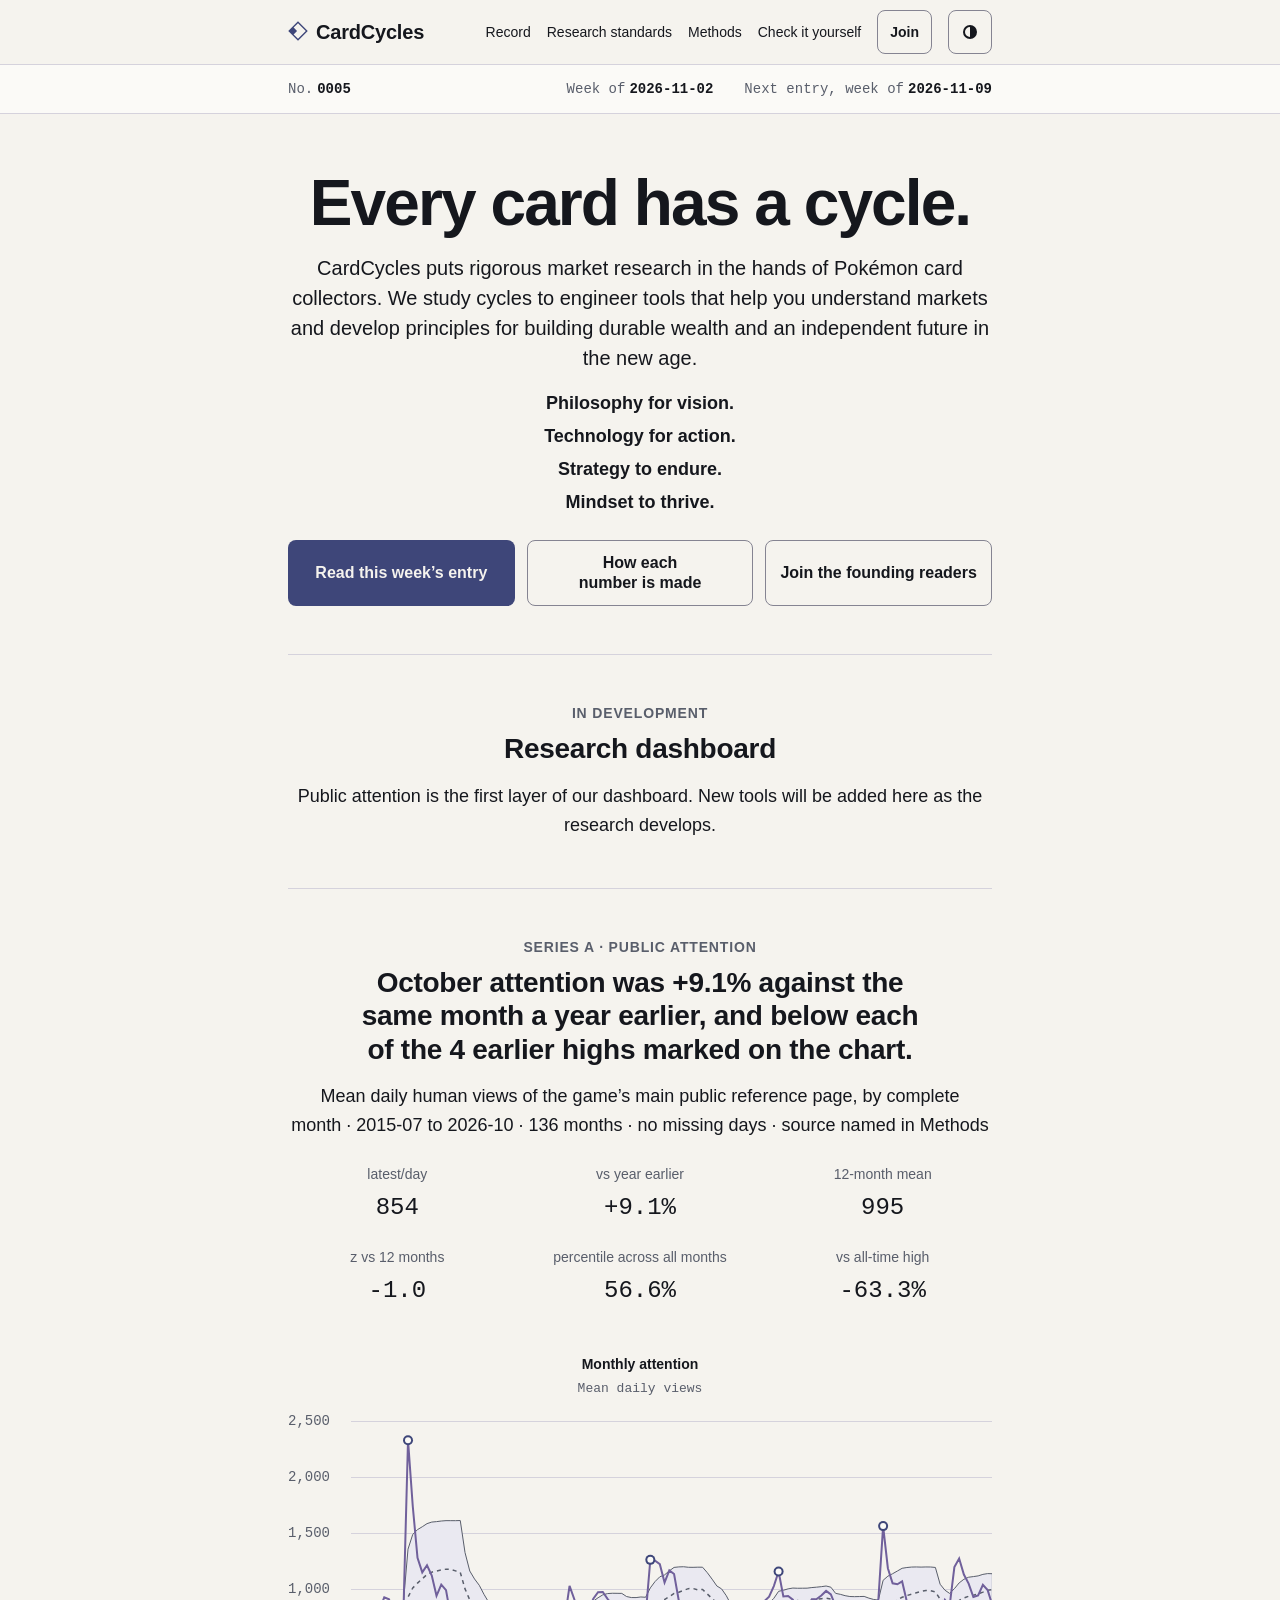
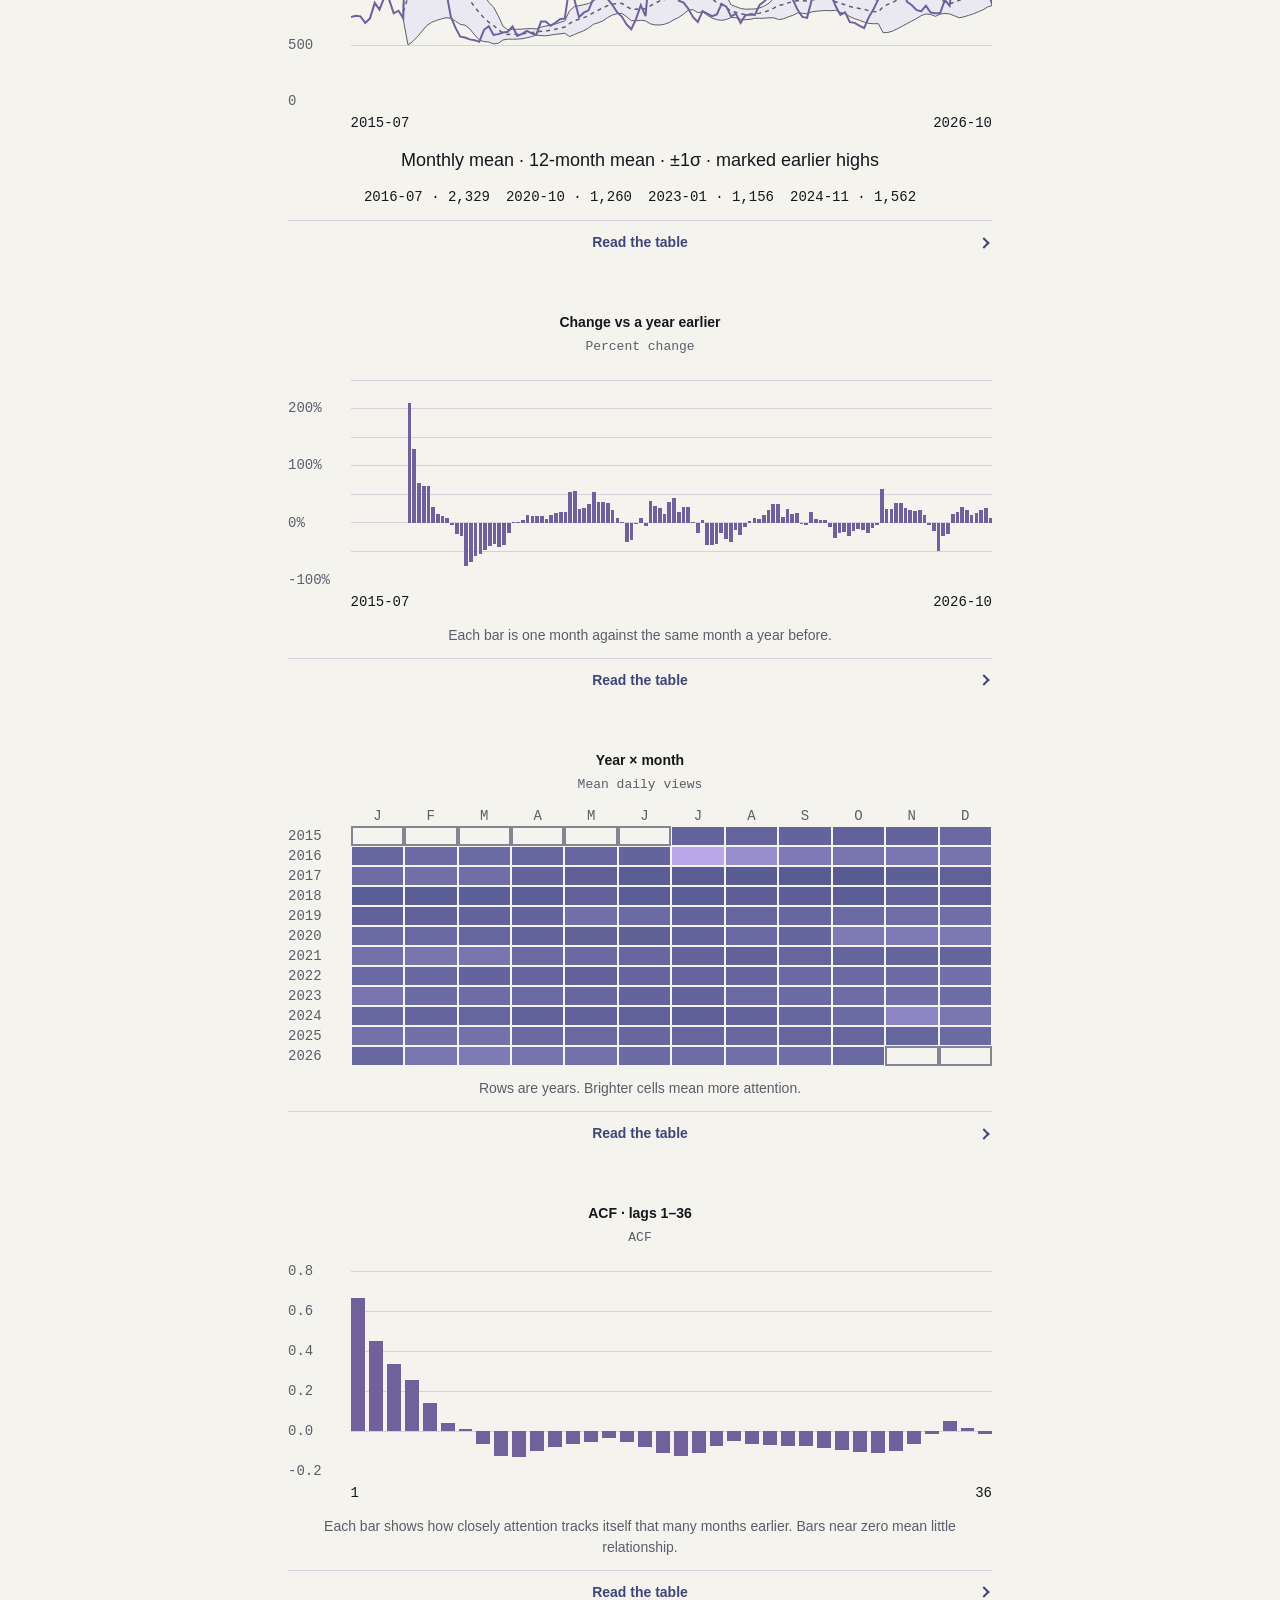
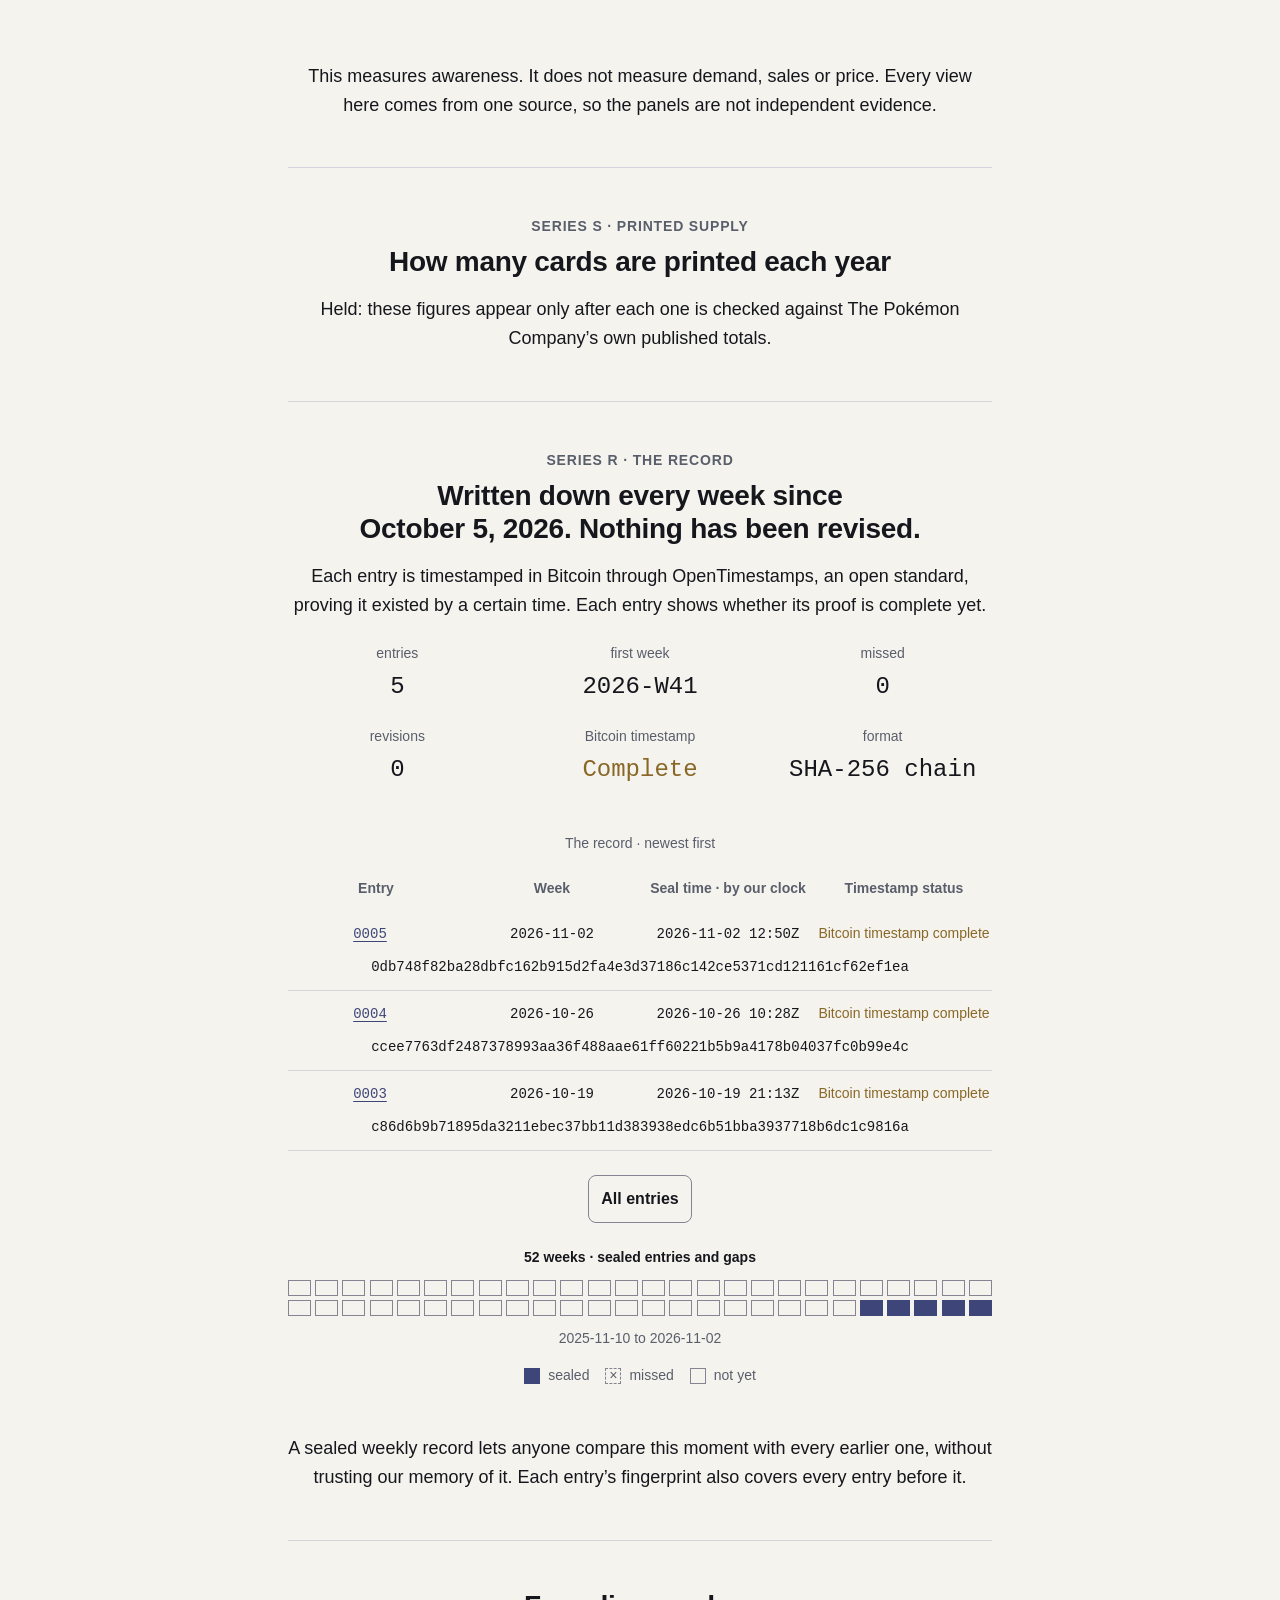
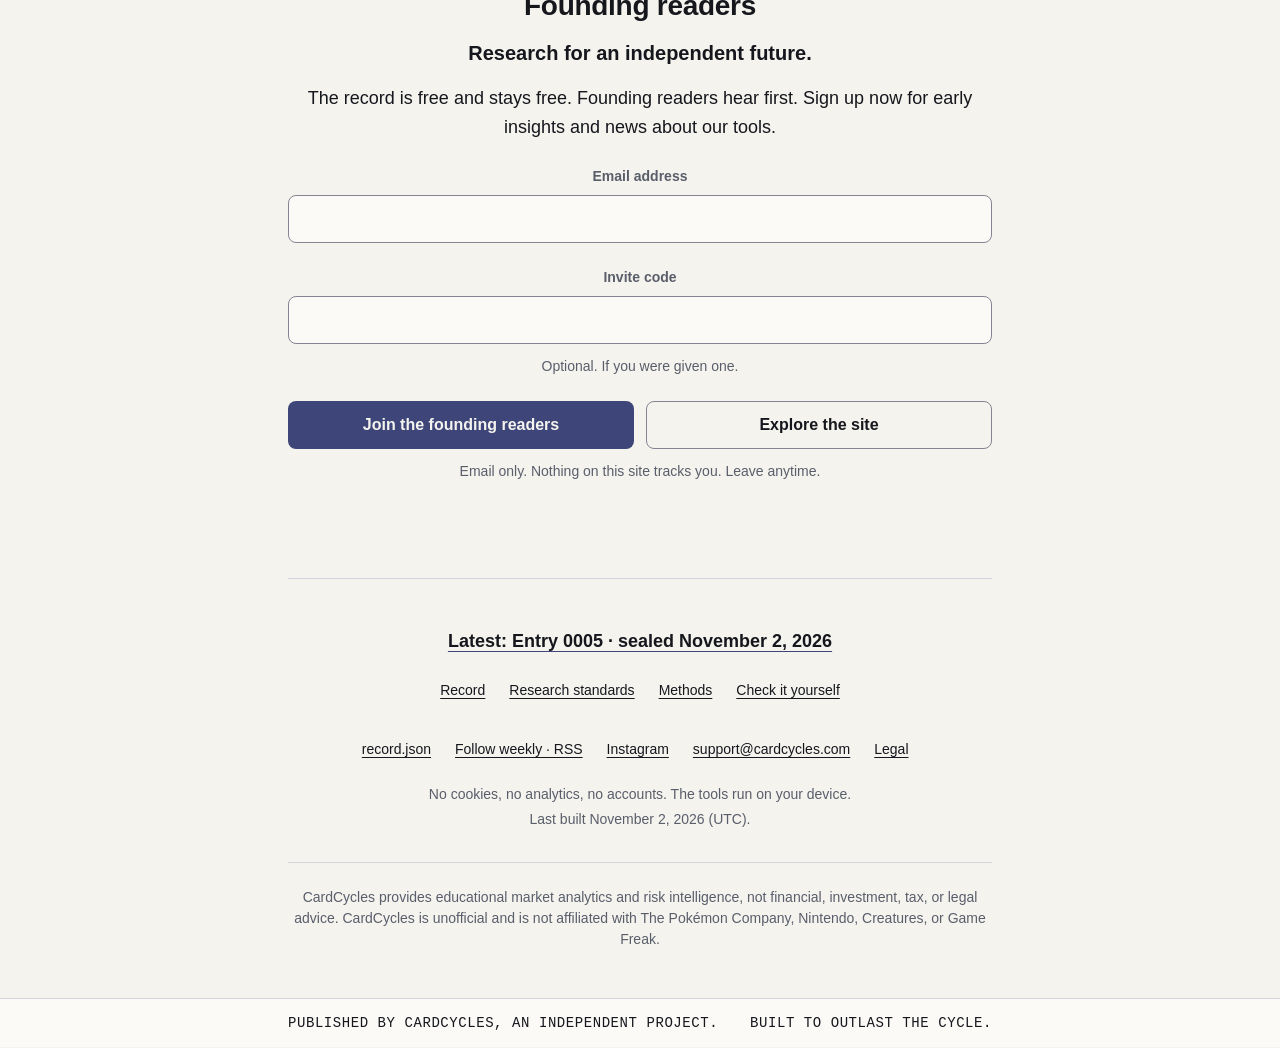
<file: index.html>
<!doctype html>
<html lang="en" class="no-js">
<head>
<meta charset="utf-8">
<meta name="viewport" content="width=device-width, initial-scale=1">
<meta http-equiv="Content-Security-Policy" content="default-src 'none'; script-src 'self'; style-src 'self' 'unsafe-inline'; img-src 'self' data:; connect-src 'self'; base-uri 'none'; form-action https://app.kit.com 'self'">
<meta name="referrer" content="no-referrer">
<meta name="color-scheme" content="light dark">
<title>CardCycles · The Cycle Record</title>
<meta name="description" content="CardCycles puts rigorous market research in the hands of Pokémon card collectors.">
<link rel="canonical" href="https://cardcycles.com/">
<meta property="og:site_name" content="CardCycles">
<meta property="og:title" content="CardCycles · The Cycle Record">
<meta property="og:description" content="CardCycles puts rigorous market research in the hands of Pokémon card collectors.">
<meta property="og:url" content="https://cardcycles.com/">
<meta property="og:type" content="website">
<meta property="og:image" content="https://cardcycles.com/assets/c9cd2ac7cef0.png">
<meta property="og:image:width" content="1200">
<meta property="og:image:height" content="630">
<meta property="og:image:alt" content="CardCycles. Every card has a cycle. A weekly Pokémon card market record, timestamped in Bitcoin.">
<meta name="twitter:card" content="summary_large_image">
<meta name="twitter:title" content="CardCycles · The Cycle Record">
<meta name="twitter:description" content="CardCycles puts rigorous market research in the hands of Pokémon card collectors.">
<meta name="twitter:url" content="https://cardcycles.com/">
<meta name="twitter:image" content="https://cardcycles.com/assets/c9cd2ac7cef0.png">
<meta name="twitter:image:alt" content="CardCycles. Every card has a cycle. A weekly Pokémon card market record, timestamped in Bitcoin.">
<link rel="alternate" type="application/rss+xml" title="The Cycle Record · CardCycles" href="https://cardcycles.com/feed.xml">
<script type="application/ld+json">{"@context":"https://schema.org","@type":"WebSite","name":"CardCycles","url":"https://cardcycles.com/","description":"A weekly public record about the Pokémon card market, with entry fingerprints and timestamp-proof states. Unofficial. Not advice.","inLanguage":"en"}</script>
<link rel="icon" href="data:image/svg+xml,%3Csvg%20xmlns%3D%22http%3A%2F%2Fwww.w3.org%2F2000%2Fsvg%22%20viewBox%3D%2212%2012%20232%20232%22%20fill%3D%22currentColor%22%20aria-hidden%3D%22true%22%20focusable%3D%22false%22%3E%3Cstyle%3Esvg%7Bcolor%3A%233E4679%7D%40media%28prefers-color-scheme%3Adark%29%7Bsvg%7Bcolor%3A%23B6B4E8%7D%7D%3C%2Fstyle%3E%3Cg%20transform%3D%22rotate%28315%20128%20128%29%22%3E%3Cpath%20fill-rule%3D%22evenodd%22%20d%3D%22M48%2048H208V208H48Z%20M120%2064H192V192H64V120H120Z%22%2F%3E%3C%2Fg%3E%3C%2Fsvg%3E">
<link rel="apple-touch-icon" href="/assets/edbda34895d9.png">
<link rel="stylesheet" href="/assets/caaf246ab01a.css">
<script src="/assets/6eaeb37964c0.js"></script>
</head>
<body>
<a class="skip" href="#content">Skip to content</a>
<header class="hdr"><div class="wrap"><a class="brand" href="/"><svg viewBox="12 12 232 232" fill="currentColor" aria-hidden="true" focusable="false"><g transform="rotate(315 128 128)"><path fill-rule="evenodd" d="M48 48H208V208H48Z M120 64H192V192H64V120H120Z"/></g></svg><b>CardCycles</b></a><nav class="nav" aria-label="Site"><a class="lk" href="/record/">Record</a><a class="lk" href="/principles/">Research standards</a><a class="lk" href="/methods/">Methods</a><a class="lk" href="/verify/">Check it yourself</a><a class="btn btn-s header-join" href="/#join">Join</a></nav><div class="tools"><button type="button" class="iconbtn" id="theme" aria-label="Switch to dark theme" title="Switch to dark theme"><svg viewBox="0 0 16 16" aria-hidden="true" focusable="false"><circle cx="8" cy="8" r="6" fill="none" stroke="currentColor" stroke-width="2"/><path d="M8 2a6 6 0 0 1 0 12z" fill="currentColor"/></svg></button><button type="button" class="menubtn" id="menubtn" aria-expanded="false" aria-controls="sheet"><span class="sr" data-menu-label>Menu</span><svg viewBox="0 0 16 16" aria-hidden="true" focusable="false"><path d="M2 4h12M2 8h12M2 12h12" fill="none" stroke="currentColor" stroke-width="2"/></svg></button></div></div></header>
<nav class="sheet" id="sheet" aria-label="Site menu" hidden><a class="lk" href="/record/">Record</a><a class="lk" href="/principles/">Research standards</a><a class="lk" href="/methods/">Methods</a><a class="lk" href="/verify/">Check it yourself</a><a class="btn btn-p" href="/#join">Join the founding readers</a></nav>
<div class="i-status-anchor" aria-hidden="true"><span data-status-sentinel></span></div>
<section class="i-status" data-status-bar aria-label="Record status"><div class="i-status-stage"><div class="wrap i-status-original"><span class="seg"><span class="status-label">No.</span> <span class="status-value">0005</span></span><span class="seg"><span class="status-label">Week of</span> <span class="status-value">2026-11-02</span></span><span class="seg"><span class="status-label">Next entry, week of</span> <span class="status-value">2026-11-09</span></span></div><div class="wrap i-status-pinned" aria-hidden="true"><span class="i-status-proof">TIMESTAMPED IN BITCOIN</span></div></div><div class="wrap i-status-controls" inert><a class="lk bar-home" href="#top" aria-label="CardCycles home"><svg viewBox="12 12 232 232" fill="currentColor" aria-hidden="true" focusable="false"><g transform="rotate(315 128 128)"><path fill-rule="evenodd" d="M48 48H208V208H48Z M120 64H192V192H64V120H120Z"/></g></svg></a><button type="button" class="menubtn" id="barmenubtn" aria-expanded="false" aria-controls="sheet"><span class="sr" data-menu-label>Menu</span><svg viewBox="0 0 16 16" aria-hidden="true" focusable="false"><path d="M2 4h12M2 8h12M2 12h12" fill="none" stroke="currentColor" stroke-width="2"/></svg></button></div></section>
<main class="wrap" id="content" tabindex="-1">
<section class="wrap i-hero page-head"><h1>Every card has a cycle.</h1><p class="lede">CardCycles puts rigorous market research in the hands of Pokémon card collectors. We study cycles to engineer tools that help you understand markets and develop principles for building durable wealth and an independent future in the new age.</p><div class="i-sub brand-pillars"><p>Philosophy for vision.</p><p>Technology for action.</p><p>Strategy to endure.</p><p>Mindset to thrive.</p></div><div class="btns all-or-stack"><a class="btn btn-p" href="/record/0005/">Read this week’s entry</a><a class="btn btn-s" href="/methods/">How each number is made</a><a class="btn btn-s" href="#join">Join the founding readers</a></div></section><section class="wrap i-section layout-section research-intro" data-c25-section><p class="eyebrow">In development</p><h2>Research dashboard</h2><p>Public attention is the first layer of our dashboard. New tools will be added here as the research develops.</p></section><section class="wrap i-section layout-section" data-c25-section id="series-a"><div class="i-card"><p class="eyebrow">Series A · Public attention</p><h2>October attention was +9.1% against the same month a year earlier, and below each of the 4 earlier highs marked on the chart.</h2><p class="i-definition">Mean daily human views of the game’s main public reference page, by complete month · 2015-07 to 2026-10 · 136 months · no missing days · source named in Methods</p><dl class="i-stats layout-grid" data-c25-grid="stats"><div><dt>latest/day</dt><dd>854</dd></div><div><dt>vs year earlier</dt><dd>+9.1%</dd></div><div><dt>12-month mean</dt><dd>995</dd></div><div><dt>z vs 12 months</dt><dd>-1.0</dd></div><div><dt>percentile across all months</dt><dd>56.6%</dd></div><div><dt>vs all-time high</dt><dd>-63.3%</dd></div></dl><figure class="i-main-chart"><figcaption>Monthly attention</figcaption><p class="i-mini-unit">Mean daily views</p><div class="i-plot"><div class="i-scale"><span class="edge-top" style="--y:0.000000000%">2,500</span><span style="--y:20.000000000%">2,000</span><span style="--y:40.000000000%">1,500</span><span style="--y:60.000000000%">1,000</span><span style="--y:80.000000000%">500</span><span class="edge-bottom" style="--y:100.000000000%">0</span></div><div><svg class="i-svg" viewBox="0 0 960 280" width="960" height="280" preserveAspectRatio="none" role="img" aria-label="Monthly attention"><title>Monthly attention</title><path class="i-grid i-zero" d="M0 280 H960"/><path class="i-grid" d="M0 224 H960"/><path class="i-grid" d="M0 168 H960"/><path class="i-grid" d="M0 112 H960"/><path class="i-grid" d="M0 56 H960"/><path class="i-grid" d="M0 0 H960"/><path class="i-band" d="M78.2222 183.061 L85.3333 128.165 L92.4444 113.37 L99.5556 108.626 L106.667 105.75 L113.778 102.631 L120.889 101.066 L128 100.636 L135.111 100.02 L142.222 99.6474 L149.333 99.6644 L156.444 99.6751 L163.556 99.5336 L170.667 131.569 L177.778 150.012 L184.889 157.958 L192 164.289 L199.111 173.419 L206.222 181.403 L213.333 186.108 L220.444 194.888 L227.556 205.335 L234.667 208.658 L241.778 208.36 L248.889 208.327 L256 208.13 L263.111 207.649 L270.222 207.576 L277.333 207.977 L284.444 206.119 L291.556 205.077 L298.667 204.26 L305.778 203.072 L312.889 201.374 L320 199.814 L327.111 189.688 L334.222 185.596 L341.333 184.79 L348.444 183.638 L355.556 182.5 L362.667 180.125 L369.778 176.756 L376.889 173.841 L384 172.589 L391.111 172.257 L398.222 172.328 L405.333 172.392 L412.444 175.538 L419.556 176.559 L426.667 176.59 L433.778 175.976 L440.889 176.273 L448 166.905 L455.111 160.533 L462.222 155.788 L469.333 153.894 L476.444 149.842 L483.556 146.417 L490.667 145.913 L497.778 145.749 L504.889 146.279 L512 146.335 L519.111 146.181 L526.222 146.206 L533.333 151.718 L540.444 158.139 L547.556 164.966 L554.667 167.899 L561.778 174.761 L568.889 183.799 L576 185.673 L583.111 187.446 L590.222 188.207 L597.333 188.055 L604.444 188.015 L611.556 186.928 L618.667 184.965 L625.778 182.149 L632.889 177.305 L640 170.31 L647.111 169.264 L654.222 167.86 L661.333 167.059 L668.444 167.25 L675.556 167.217 L682.667 167.16 L689.778 166.553 L696.889 166.159 L704 165.66 L711.111 165 L718.222 166.177 L725.333 172.349 L732.444 173.334 L739.556 174.678 L746.667 175.529 L753.778 175.663 L760.889 175.549 L768 175.42 L775.111 177.13 L782.222 178.455 L789.333 179.14 L796.444 159.312 L803.556 155.184 L810.667 152.711 L817.778 150.021 L824.889 147.295 L832 146.516 L839.111 146.061 L846.222 145.955 L853.333 146.102 L860.444 145.963 L867.556 146.005 L874.667 146.446 L881.778 163.248 L888.889 169.156 L896 172.435 L903.111 167.692 L910.222 161.912 L917.333 158.272 L924.444 156.222 L931.556 155.584 L938.667 154.904 L945.778 153.377 L952.889 152.604 L960 152.728 L960 184.504 L952.889 185.952 L945.778 188.908 L938.667 190.858 L931.556 192.83 L924.444 194.351 L917.333 195.868 L910.222 196.751 L903.111 194.794 L896 192.929 L888.889 192.449 L881.778 193.076 L874.667 195.352 L867.556 193.467 L860.444 192.935 L853.333 194.707 L846.222 197.653 L839.111 200.167 L832 202.683 L824.889 205.307 L817.778 207.726 L810.667 210.139 L803.556 211.453 L796.444 211.702 L789.333 202.677 L782.222 202.738 L775.111 202.386 L768 201.114 L760.889 199.26 L753.778 197.688 L746.667 195.65 L739.556 192.744 L732.444 191.369 L725.333 189.29 L718.222 189.711 L711.111 189.496 L704 189.787 L696.889 190.243 L689.778 190.844 L682.667 192.874 L675.556 192.269 L668.444 191.959 L661.333 194.336 L654.222 195.863 L647.111 197.854 L640 198.495 L632.889 196.891 L625.778 196.779 L618.667 197.22 L611.556 197.313 L604.444 197.271 L597.333 198.393 L590.222 198.673 L583.111 198.353 L576 196.736 L568.889 196.478 L561.778 198.459 L554.667 199.289 L547.556 198.659 L540.444 197.091 L533.333 194.262 L526.222 190.81 L519.111 191.643 L512 188.688 L504.889 189.036 L497.778 192.979 L490.667 196.443 L483.556 198.564 L476.444 201.504 L469.333 203.177 L462.222 204.004 L455.111 203.892 L448 202.793 L440.889 199.895 L433.778 199.244 L426.667 199.85 L419.556 199.609 L412.444 195.626 L405.333 192.362 L398.222 192.75 L391.111 193.979 L384 196.638 L376.889 199.856 L369.778 201.85 L362.667 203.343 L355.556 207.005 L348.444 209.674 L341.333 211.572 L334.222 213.541 L327.111 215.578 L320 212.207 L312.889 212.857 L305.778 213.392 L298.667 214.1 L291.556 214.826 L284.444 214.581 L277.333 214.12 L270.222 215.677 L263.111 216.764 L256 217.714 L248.889 218.116 L241.778 218.195 L234.667 218.137 L227.556 218.956 L220.444 222.33 L213.333 222.87 L206.222 221.061 L199.111 220.59 L192 218.963 L184.889 213.725 L177.778 207.933 L170.667 204.186 L163.556 203.329 L156.444 200.111 L149.333 197.256 L142.222 196.714 L135.111 197.881 L128 199.382 L120.889 201.252 L113.778 204.253 L106.667 209.977 L99.5556 215.511 L92.4444 220.532 L85.3333 223.993 L78.2222 198.561 Z"/><path class="i-mean" d="M78.2222 190.811 L85.3333 176.079 L92.4444 166.951 L99.5556 162.068 L106.667 157.864 L113.778 153.442 L120.889 151.159 L128 150.009 L135.111 148.95 L142.222 148.181 L149.333 148.46 L156.444 149.893 L163.556 151.431 L170.667 167.877 L177.778 178.973 L184.889 185.841 L192 191.626 L199.111 197.005 L206.222 201.232 L213.333 204.489 L220.444 208.609 L227.556 212.145 L234.667 213.398 L241.778 213.277 L248.889 213.221 L256 212.922 L263.111 212.207 L270.222 211.627 L277.333 211.049 L284.444 210.35 L291.556 209.952 L298.667 209.18 L305.778 208.232 L312.889 207.115 L320 206.011 L327.111 202.633 L334.222 199.568 L341.333 198.181 L348.444 196.656 L355.556 194.752 L362.667 191.734 L369.778 189.303 L376.889 186.849 L384 184.613 L391.111 183.118 L398.222 182.539 L405.333 182.377 L412.444 185.582 L419.556 188.084 L426.667 188.22 L433.778 187.61 L440.889 188.084 L448 184.849 L455.111 182.213 L462.222 179.896 L469.333 178.536 L476.444 175.673 L483.556 172.49 L490.667 171.178 L497.778 169.364 L504.889 167.657 L512 167.512 L519.111 168.912 L526.222 168.508 L533.333 172.99 L540.444 177.615 L547.556 181.813 L554.667 183.594 L561.778 186.61 L568.889 190.138 L576 191.204 L583.111 192.9 L590.222 193.44 L597.333 193.224 L604.444 192.643 L611.556 192.121 L618.667 191.092 L625.778 189.464 L632.889 187.098 L640 184.402 L647.111 183.559 L654.222 181.862 L661.333 180.698 L668.444 179.604 L675.556 179.743 L682.667 180.017 L689.778 178.698 L696.889 178.201 L704 177.723 L711.111 177.248 L718.222 177.944 L725.333 180.819 L732.444 182.352 L739.556 183.711 L746.667 185.589 L753.778 186.676 L760.889 187.404 L768 188.267 L775.111 189.758 L782.222 190.596 L789.333 190.908 L796.444 185.507 L803.556 183.318 L810.667 181.425 L817.778 178.873 L824.889 176.301 L832 174.6 L839.111 173.114 L846.222 171.804 L853.333 170.405 L860.444 169.449 L867.556 169.736 L874.667 170.899 L881.778 178.162 L888.889 180.802 L896 182.682 L903.111 181.243 L910.222 179.331 L917.333 177.07 L924.444 175.287 L931.556 174.207 L938.667 172.881 L945.778 171.143 L952.889 169.278 L960 168.616"/><path class="i-line" d="M0 195.957 L7.11111 194.775 L14.2222 195.328 L21.3333 201.875 L28.4444 197.344 L35.5556 181.863 L42.6667 188.622 L49.7778 176.381 L56.8889 178.333 L64 192.353 L71.1111 189.714 L78.2222 197.187 L85.3333 19.1737 L92.4444 85.2392 L99.5556 136.737 L106.667 151.417 L113.778 144.286 L120.889 154.466 L128 174.821 L135.111 163.676 L142.222 169.098 L149.333 195.705 L156.444 206.911 L163.556 215.645 L170.667 216.525 L177.778 218.386 L184.889 219.162 L192 220.835 L199.111 208.828 L206.222 205.188 L213.333 213.909 L220.444 213.116 L227.556 211.535 L234.667 210.732 L241.778 205.466 L248.889 214.977 L256 212.93 L263.111 209.801 L270.222 212.206 L277.333 213.895 L284.444 200.446 L291.556 200.408 L298.667 204.646 L305.778 201.74 L312.889 198.139 L320 197.475 L327.111 164.933 L334.222 178.203 L341.333 196.278 L348.444 191.502 L355.556 189.366 L362.667 177.675 L369.778 171.274 L376.889 170.952 L384 177.82 L391.111 183.796 L398.222 191.198 L405.333 195.522 L412.444 203.396 L419.556 208.227 L426.667 197.915 L433.778 184.175 L440.889 195.059 L448 138.851 L455.111 139.642 L462.222 143.15 L469.333 161.5 L476.444 149.444 L483.556 153.003 L490.667 179.775 L497.778 181.628 L504.889 187.746 L512 196.166 L519.111 200.982 L526.222 190.213 L533.333 192.633 L540.444 195.141 L547.556 193.522 L554.667 182.874 L561.778 185.636 L568.889 195.342 L576 192.569 L583.111 201.972 L590.222 194.23 L597.333 193.569 L604.444 194.017 L611.556 183.941 L618.667 180.291 L625.778 175.609 L632.889 165.124 L640 150.528 L647.111 175.512 L654.222 174.977 L661.333 178.606 L668.444 188.846 L675.556 195.895 L682.667 196.856 L689.778 178.196 L696.889 177.968 L704 174.561 L711.111 169.911 L718.222 173.47 L725.333 185.035 L732.444 193.899 L739.556 191.292 L746.667 201.141 L753.778 201.882 L760.889 204.643 L768 207.207 L775.111 196.083 L782.222 188.033 L789.333 178.3 L796.444 105.101 L803.556 147.204 L810.667 162.317 L817.778 163.276 L824.889 160.424 L832 180.727 L839.111 184.052 L846.222 188.929 L853.333 190.411 L860.444 184.619 L867.556 191.475 L874.667 192.253 L881.778 192.259 L888.889 178.886 L896 184.872 L903.111 146.008 L910.222 137.485 L917.333 153.589 L924.444 162.653 L931.556 175.974 L938.667 174.496 L945.778 163.758 L952.889 169.098 L960 184.309"/><g class="i-high-pt"><title>Earlier high · 2016-07</title><path class="i-high" d="M85.3333 19.1737h0" stroke-linecap="round" vector-effect="non-scaling-stroke"/><path class="i-high-center" d="M85.3333 19.1737h0" stroke-linecap="round" vector-effect="non-scaling-stroke"/></g><g class="i-high-pt"><title>Earlier high · 2020-10</title><path class="i-high" d="M448 138.851h0" stroke-linecap="round" vector-effect="non-scaling-stroke"/><path class="i-high-center" d="M448 138.851h0" stroke-linecap="round" vector-effect="non-scaling-stroke"/></g><g class="i-high-pt"><title>Earlier high · 2023-01</title><path class="i-high" d="M640 150.528h0" stroke-linecap="round" vector-effect="non-scaling-stroke"/><path class="i-high-center" d="M640 150.528h0" stroke-linecap="round" vector-effect="non-scaling-stroke"/></g><g class="i-high-pt"><title>Earlier high · 2024-11</title><path class="i-high" d="M796.444 105.101h0" stroke-linecap="round" vector-effect="non-scaling-stroke"/><path class="i-high-center" d="M796.444 105.101h0" stroke-linecap="round" vector-effect="non-scaling-stroke"/></g></svg><div class="i-axis"><span>2015-07</span><span>2026-10</span></div></div></div><div class="i-caption"><p>Monthly mean · 12-month mean · ±1σ · marked earlier highs</p><div class="i-high-labels"><span>2016-07 · 2,329</span><span>2020-10 · 1,260</span><span>2023-01 · 1,156</span><span>2024-11 · 1,562</span></div></div><details class="view-table"><summary>Read the table</summary><div class="tscroll" role="region" tabindex="0" aria-label="Monthly attention"><table class="tbl"><caption>Monthly attention</caption><thead><tr><th scope="col">Month</th><th scope="col">Mean/day</th><th scope="col">12-month mean</th><th scope="col">σ</th></tr></thead><tbody><tr><th scope="row">2026-10</th><td>854</td><td>995</td><td>142</td></tr><tr><th scope="row">2026-09</th><td>990</td><td>989</td><td>149</td></tr><tr><th scope="row">2026-08</th><td>1,038</td><td>972</td><td>159</td></tr><tr><th scope="row">2026-07</th><td>942</td><td>956</td><td>161</td></tr><tr><th scope="row">2026-06</th><td>929</td><td>945</td><td>166</td></tr><tr><th scope="row">2026-05</th><td>1,048</td><td>935</td><td>170</td></tr><tr><th scope="row">2026-04</th><td>1,129</td><td>919</td><td>168</td></tr><tr><th scope="row">2026-03</th><td>1,272</td><td>899</td><td>156</td></tr><tr><th scope="row">2026-02</th><td>1,196</td><td>882</td><td>121</td></tr><tr><th scope="row">2026-01</th><td>849</td><td>869</td><td>91</td></tr><tr><th scope="row">2025-12</th><td>903</td><td>886</td><td>104</td></tr><tr><th scope="row">2025-11</th><td>783</td><td>909</td><td>133</td></tr><tr><th scope="row">2025-10</th><td>783</td><td>974</td><td>218</td></tr><tr><th scope="row">2025-09</th><td>790</td><td>984</td><td>212</td></tr><tr><th scope="row">2025-08</th><td>852</td><td>987</td><td>210</td></tr><tr><th scope="row">2025-07</th><td>800</td><td>979</td><td>217</td></tr><tr><th scope="row">2025-06</th><td>813</td><td>966</td><td>231</td></tr><tr><th scope="row">2025-05</th><td>857</td><td>954</td><td>242</td></tr><tr><th scope="row">2025-04</th><td>886</td><td>941</td><td>251</td></tr><tr><th scope="row">2025-03</th><td>1,068</td><td>926</td><td>259</td></tr><tr><th scope="row">2025-02</th><td>1,042</td><td>903</td><td>258</td></tr><tr><th scope="row">2025-01</th><td>1,051</td><td>880</td><td>256</td></tr><tr><th scope="row">2024-12</th><td>1,186</td><td>863</td><td>251</td></tr><tr><th scope="row">2024-11</th><td>1,562</td><td>844</td><td>234</td></tr><tr><th scope="row">2024-10</th><td>908</td><td>795</td><td>105</td></tr><tr><th scope="row">2024-09</th><td>821</td><td>798</td><td>108</td></tr><tr><th scope="row">2024-08</th><td>749</td><td>806</td><td>113</td></tr><tr><th scope="row">2024-07</th><td>650</td><td>819</td><td>115</td></tr><tr><th scope="row">2024-06</th><td>673</td><td>827</td><td>106</td></tr><tr><th scope="row">2024-05</th><td>697</td><td>833</td><td>98</td></tr><tr><th scope="row">2024-04</th><td>704</td><td>843</td><td>90</td></tr><tr><th scope="row">2024-03</th><td>792</td><td>860</td><td>81</td></tr><tr><th scope="row">2024-02</th><td>769</td><td>872</td><td>81</td></tr><tr><th scope="row">2024-01</th><td>848</td><td>886</td><td>76</td></tr><tr><th scope="row">2023-12</th><td>951</td><td>911</td><td>105</td></tr><tr><th scope="row">2023-11</th><td>983</td><td>917</td><td>109</td></tr><tr><th scope="row">2023-10</th><td>941</td><td>913</td><td>108</td></tr><tr><th scope="row">2023-09</th><td>911</td><td>909</td><td>108</td></tr><tr><th scope="row">2023-08</th><td>909</td><td>904</td><td>108</td></tr><tr><th scope="row">2023-07</th><td>742</td><td>893</td><td>115</td></tr><tr><th scope="row">2023-06</th><td>751</td><td>895</td><td>112</td></tr><tr><th scope="row">2023-05</th><td>814</td><td>896</td><td>110</td></tr><tr><th scope="row">2023-04</th><td>905</td><td>887</td><td>122</td></tr><tr><th scope="row">2023-03</th><td>938</td><td>876</td><td>125</td></tr><tr><th scope="row">2023-02</th><td>933</td><td>861</td><td>128</td></tr><tr><th scope="row">2023-01</th><td>1,156</td><td>854</td><td>126</td></tr><tr><th scope="row">2022-12</th><td>1,026</td><td>829</td><td>87</td></tr><tr><th scope="row">2022-11</th><td>932</td><td>808</td><td>65</td></tr><tr><th scope="row">2022-10</th><td>890</td><td>794</td><td>55</td></tr><tr><th scope="row">2022-09</th><td>858</td><td>785</td><td>46</td></tr><tr><th scope="row">2022-08</th><td>768</td><td>780</td><td>41</td></tr><tr><th scope="row">2022-07</th><td>772</td><td>775</td><td>46</td></tr><tr><th scope="row">2022-06</th><td>766</td><td>773</td><td>47</td></tr><tr><th scope="row">2022-05</th><td>697</td><td>778</td><td>49</td></tr><tr><th scope="row">2022-04</th><td>781</td><td>793</td><td>49</td></tr><tr><th scope="row">2022-03</th><td>756</td><td>802</td><td>57</td></tr><tr><th scope="row">2022-02</th><td>843</td><td>834</td><td>106</td></tr><tr><th scope="row">2022-01</th><td>867</td><td>861</td><td>140</td></tr><tr><th scope="row">2021-12</th><td>772</td><td>877</td><td>150</td></tr><tr><th scope="row">2021-11</th><td>758</td><td>914</td><td>174</td></tr><tr><th scope="row">2021-10</th><td>780</td><td>955</td><td>190</td></tr><tr><th scope="row">2021-09</th><td>802</td><td>995</td><td>199</td></tr><tr><th scope="row">2021-08</th><td>706</td><td>992</td><td>203</td></tr><tr><th scope="row">2021-07</th><td>749</td><td>1,004</td><td>189</td></tr><tr><th scope="row">2021-06</th><td>824</td><td>1,003</td><td>191</td></tr><tr><th scope="row">2021-05</th><td>878</td><td>988</td><td>211</td></tr><tr><th scope="row">2021-04</th><td>895</td><td>972</td><td>226</td></tr><tr><th scope="row">2021-03</th><td>1,134</td><td>960</td><td>233</td></tr><tr><th scope="row">2021-02</th><td>1,166</td><td>931</td><td>231</td></tr><tr><th scope="row">2021-01</th><td>1,058</td><td>906</td><td>220</td></tr><tr><th scope="row">2020-12</th><td>1,222</td><td>894</td><td>215</td></tr><tr><th scope="row">2020-11</th><td>1,253</td><td>873</td><td>194</td></tr><tr><th scope="row">2020-10</th><td>1,260</td><td>850</td><td>160</td></tr><tr><th scope="row">2020-09</th><td>758</td><td>821</td><td>105</td></tr><tr><th scope="row">2020-08</th><td>856</td><td>825</td><td>104</td></tr><tr><th scope="row">2020-07</th><td>733</td><td>819</td><td>104</td></tr><tr><th scope="row">2020-06</th><td>641</td><td>821</td><td>103</td></tr><tr><th scope="row">2020-05</th><td>684</td><td>843</td><td>90</td></tr><tr><th scope="row">2020-04</th><td>754</td><td>872</td><td>89</td></tr><tr><th scope="row">2020-03</th><td>793</td><td>870</td><td>91</td></tr><tr><th scope="row">2020-02</th><td>859</td><td>865</td><td>97</td></tr><tr><th scope="row">2020-01</th><td>912</td><td>852</td><td>107</td></tr><tr><th scope="row">2019-12</th><td>974</td><td>832</td><td>116</td></tr><tr><th scope="row">2019-11</th><td>971</td><td>810</td><td>112</td></tr><tr><th scope="row">2019-10</th><td>914</td><td>788</td><td>104</td></tr><tr><th scope="row">2019-09</th><td>809</td><td>761</td><td>109</td></tr><tr><th scope="row">2019-08</th><td>790</td><td>744</td><td>116</td></tr><tr><th scope="row">2019-07</th><td>748</td><td>731</td><td>120</td></tr><tr><th scope="row">2019-06</th><td>909</td><td>718</td><td>125</td></tr><tr><th scope="row">2019-05</th><td>1,027</td><td>691</td><td>116</td></tr><tr><th scope="row">2019-04</th><td>737</td><td>661</td><td>55</td></tr><tr><th scope="row">2019-03</th><td>731</td><td>651</td><td>51</td></tr><tr><th scope="row">2019-02</th><td>699</td><td>641</td><td>46</td></tr><tr><th scope="row">2019-01</th><td>673</td><td>632</td><td>44</td></tr><tr><th scope="row">2018-12</th><td>711</td><td>625</td><td>44</td></tr><tr><th scope="row">2018-11</th><td>710</td><td>622</td><td>38</td></tr><tr><th scope="row">2018-10</th><td>590</td><td>616</td><td>27</td></tr><tr><th scope="row">2018-09</th><td>605</td><td>610</td><td>36</td></tr><tr><th scope="row">2018-08</th><td>627</td><td>605</td><td>41</td></tr><tr><th scope="row">2018-07</th><td>599</td><td>599</td><td>43</td></tr><tr><th scope="row">2018-06</th><td>581</td><td>596</td><td>44</td></tr><tr><th scope="row">2018-05</th><td>665</td><td>596</td><td>44</td></tr><tr><th scope="row">2018-04</th><td>618</td><td>595</td><td>42</td></tr><tr><th scope="row">2018-03</th><td>611</td><td>606</td><td>61</td></tr><tr><th scope="row">2018-02</th><td>597</td><td>637</td><td>123</td></tr><tr><th scope="row">2018-01</th><td>590</td><td>674</td><td>164</td></tr><tr><th scope="row">2017-12</th><td>668</td><td>703</td><td>177</td></tr><tr><th scope="row">2017-11</th><td>635</td><td>741</td><td>211</td></tr><tr><th scope="row">2017-10</th><td>528</td><td>789</td><td>244</td></tr><tr><th scope="row">2017-09</th><td>543</td><td>841</td><td>249</td></tr><tr><th scope="row">2017-08</th><td>550</td><td>902</td><td>259</td></tr><tr><th scope="row">2017-07</th><td>567</td><td>1,001</td><td>324</td></tr><tr><th scope="row">2017-06</th><td>575</td><td>1,148</td><td>463</td></tr><tr><th scope="row">2017-05</th><td>653</td><td>1,162</td><td>448</td></tr><tr><th scope="row">2017-04</th><td>753</td><td>1,174</td><td>436</td></tr><tr><th scope="row">2017-03</th><td>990</td><td>1,177</td><td>433</td></tr><tr><th scope="row">2017-02</th><td>1,039</td><td>1,170</td><td>437</td></tr><tr><th scope="row">2017-01</th><td>939</td><td>1,161</td><td>441</td></tr><tr><th scope="row">2016-12</th><td>1,121</td><td>1,150</td><td>447</td></tr><tr><th scope="row">2016-11</th><td>1,212</td><td>1,130</td><td>454</td></tr><tr><th scope="row">2016-10</th><td>1,148</td><td>1,091</td><td>465</td></tr><tr><th scope="row">2016-09</th><td>1,279</td><td>1,053</td><td>477</td></tr><tr><th scope="row">2016-08</th><td>1,739</td><td>1,009</td><td>478</td></tr><tr><th scope="row">2016-07</th><td>2,329</td><td>928</td><td>428</td></tr><tr><th scope="row">2016-06</th><td>739</td><td>796</td><td>69</td></tr><tr><th scope="row">2016-05</th><td>806</td><td>—</td><td>—</td></tr><tr><th scope="row">2016-04</th><td>783</td><td>—</td><td>—</td></tr><tr><th scope="row">2016-03</th><td>908</td><td>—</td><td>—</td></tr><tr><th scope="row">2016-02</th><td>925</td><td>—</td><td>—</td></tr><tr><th scope="row">2016-01</th><td>816</td><td>—</td><td>—</td></tr><tr><th scope="row">2015-12</th><td>876</td><td>—</td><td>—</td></tr><tr><th scope="row">2015-11</th><td>738</td><td>—</td><td>—</td></tr><tr><th scope="row">2015-10</th><td>698</td><td>—</td><td>—</td></tr><tr><th scope="row">2015-09</th><td>756</td><td>—</td><td>—</td></tr><tr><th scope="row">2015-08</th><td>761</td><td>—</td><td>—</td></tr><tr><th scope="row">2015-07</th><td>750</td><td>—</td><td>—</td></tr></tbody></table></div></details></figure><div class="i-minis"><figure class="i-mini"><figcaption>Change vs a year earlier</figcaption><p class="i-mini-unit">Percent change</p><div class="i-plot"><div class="i-scale"><span style="--y:14.285714286%">200%</span><span style="--y:42.857142857%">100%</span><span style="--y:71.428571429%">0%</span><span class="edge-bottom" style="--y:100.000000000%">-100%</span></div><div><svg class="i-svg" viewBox="0 0 960 200" width="960" height="200" preserveAspectRatio="none" role="img" aria-label="Change vs a year earlier"><title>Change vs a year earlier</title><path class="i-grid" d="M0 200 H960"/><path class="i-grid" d="M0 171.429 H960"/><path class="i-grid i-zero" d="M0 142.857 H960"/><path class="i-grid" d="M0 114.286 H960"/><path class="i-grid" d="M0 85.7143 H960"/><path class="i-grid" d="M0 57.1429 H960"/><path class="i-grid" d="M0 28.5714 H960"/><path class="i-grid" d="M0 0 H960"/><rect class="i-bar" x="84.8439" y="22.6587" width="5.50588" height="120.198"><title>2016-07 · +210.3%</title></rect><rect class="i-bar" x="91.9142" y="69.4137" width="5.50588" height="73.4434"><title>2016-08 · +128.5%</title></rect><rect class="i-bar" x="98.9846" y="103.316" width="5.50588" height="39.5414"><title>2016-09 · +69.2%</title></rect><rect class="i-bar" x="106.055" y="105.951" width="5.50588" height="36.9061"><title>2016-10 · +64.6%</title></rect><rect class="i-bar" x="113.125" y="106.176" width="5.50588" height="36.6809"><title>2016-11 · +64.2%</title></rect><rect class="i-bar" x="120.196" y="126.905" width="5.50588" height="15.9524"><title>2016-12 · +27.9%</title></rect><rect class="i-bar" x="127.266" y="134.227" width="5.50588" height="8.63062"><title>2017-01 · +15.1%</title></rect><rect class="i-bar" x="134.336" y="135.851" width="5.50588" height="7.00624"><title>2017-02 · +12.3%</title></rect><rect class="i-bar" x="141.407" y="137.667" width="5.50588" height="5.19037"><title>2017-03 · +9.1%</title></rect><rect class="i-bar" x="148.477" y="142.857" width="5.50588" height="2.18573"><title>2017-04 · -3.8%</title></rect><rect class="i-bar" x="155.547" y="142.857" width="5.50588" height="10.8844"><title>2017-05 · -19.0%</title></rect><rect class="i-bar" x="162.618" y="142.857" width="5.50588" height="12.7362"><title>2017-06 · -22.3%</title></rect><rect class="i-bar" x="169.688" y="142.857" width="5.50588" height="43.2365"><title>2017-07 · -75.7%</title></rect><rect class="i-bar" x="176.758" y="142.857" width="5.50588" height="39.0652"><title>2017-08 · -68.4%</title></rect><rect class="i-bar" x="183.828" y="142.857" width="5.50588" height="32.8764"><title>2017-09 · -57.5%</title></rect><rect class="i-bar" x="190.899" y="142.857" width="5.50588" height="30.8498"><title>2017-10 · -54.0%</title></rect><rect class="i-bar" x="197.969" y="142.857" width="5.50588" height="27.1756"><title>2017-11 · -47.6%</title></rect><rect class="i-bar" x="205.039" y="142.857" width="5.50588" height="23.0884"><title>2017-12 · -40.4%</title></rect><rect class="i-bar" x="212.11" y="142.857" width="5.50588" height="21.2362"><title>2018-01 · -37.2%</title></rect><rect class="i-bar" x="219.18" y="142.857" width="5.50588" height="24.2868"><title>2018-02 · -42.5%</title></rect><rect class="i-bar" x="226.25" y="142.857" width="5.50588" height="21.866"><title>2018-03 · -38.3%</title></rect><rect class="i-bar" x="233.321" y="142.857" width="5.50588" height="10.1865"><title>2018-04 · -17.8%</title></rect><rect class="i-bar" x="240.391" y="141.727" width="5.50588" height="1.12986"><title>2018-05 · +2.0%</title></rect><rect class="i-bar" x="247.461" y="142.264" width="5.50588" height="0.593373"><title>2018-06 · +1.0%</title></rect><rect class="i-bar" x="254.532" y="139.621" width="5.50588" height="3.23622"><title>2018-07 · +5.7%</title></rect><rect class="i-bar" x="261.602" y="134.896" width="5.50588" height="7.96127"><title>2018-08 · +13.9%</title></rect><rect class="i-bar" x="268.672" y="136.324" width="5.50588" height="6.53272"><title>2018-09 · +11.4%</title></rect><rect class="i-bar" x="275.743" y="136.154" width="5.50588" height="6.70319"><title>2018-10 · +11.7%</title></rect><rect class="i-bar" x="282.813" y="136.128" width="5.50588" height="6.72921"><title>2018-11 · +11.8%</title></rect><rect class="i-bar" x="289.883" y="139.206" width="5.50588" height="3.65094"><title>2018-12 · +6.4%</title></rect><rect class="i-bar" x="296.954" y="134.848" width="5.50588" height="8.00931"><title>2019-01 · +14.0%</title></rect><rect class="i-bar" x="304.024" y="133.138" width="5.50588" height="9.71917"><title>2019-02 · +17.0%</title></rect><rect class="i-bar" x="311.094" y="131.676" width="5.50588" height="11.1813"><title>2019-03 · +19.6%</title></rect><rect class="i-bar" x="318.165" y="131.921" width="5.50588" height="10.9364"><title>2019-04 · +19.1%</title></rect><rect class="i-bar" x="325.235" y="111.782" width="5.50588" height="31.0754"><title>2019-05 · +54.4%</title></rect><rect class="i-bar" x="332.305" y="110.541" width="5.50588" height="32.3165"><title>2019-06 · +56.6%</title></rect><rect class="i-bar" x="339.376" y="128.67" width="5.50588" height="14.1872"><title>2019-07 · +24.8%</title></rect><rect class="i-bar" x="346.446" y="127.961" width="5.50588" height="14.896"><title>2019-08 · +26.1%</title></rect><rect class="i-bar" x="353.516" y="123.605" width="5.50588" height="19.2522"><title>2019-09 · +33.7%</title></rect><rect class="i-bar" x="360.587" y="111.548" width="5.50588" height="31.3088"><title>2019-10 · +54.8%</title></rect><rect class="i-bar" x="367.657" y="121.903" width="5.50588" height="20.9543"><title>2019-11 · +36.7%</title></rect><rect class="i-bar" x="374.727" y="121.709" width="5.50588" height="21.1478"><title>2019-12 · +37.0%</title></rect><rect class="i-bar" x="381.798" y="122.515" width="5.50588" height="20.3426"><title>2020-01 · +35.6%</title></rect><rect class="i-bar" x="388.868" y="129.755" width="5.50588" height="13.1022"><title>2020-02 · +22.9%</title></rect><rect class="i-bar" x="395.938" y="138.012" width="5.50588" height="4.84471"><title>2020-03 · +8.5%</title></rect><rect class="i-bar" x="403.009" y="141.505" width="5.50588" height="1.35199"><title>2020-04 · +2.4%</title></rect><rect class="i-bar" x="410.079" y="142.857" width="5.50588" height="19.1008"><title>2020-05 · -33.4%</title></rect><rect class="i-bar" x="417.149" y="142.857" width="5.50588" height="16.8534"><title>2020-06 · -29.5%</title></rect><rect class="i-bar" x="424.22" y="142.857" width="5.50588" height="1.11706"><title>2020-07 · -2.0%</title></rect><rect class="i-bar" x="431.29" y="138.126" width="5.50588" height="4.73099"><title>2020-08 · +8.3%</title></rect><rect class="i-bar" x="438.36" y="142.857" width="5.50588" height="3.58952"><title>2020-09 · -6.3%</title></rect><rect class="i-bar" x="445.431" y="121.176" width="5.50588" height="21.6813"><title>2020-10 · +37.9%</title></rect><rect class="i-bar" x="452.501" y="126.232" width="5.50588" height="16.6251"><title>2020-11 · +29.1%</title></rect><rect class="i-bar" x="459.571" y="128.289" width="5.50588" height="14.5683"><title>2020-12 · +25.5%</title></rect><rect class="i-bar" x="466.642" y="133.731" width="5.50588" height="9.12645"><title>2021-01 · +16.0%</title></rect><rect class="i-bar" x="473.712" y="122.453" width="5.50588" height="20.4041"><title>2021-02 · +35.7%</title></rect><rect class="i-bar" x="480.782" y="118.279" width="5.50588" height="24.5785"><title>2021-03 · +43.0%</title></rect><rect class="i-bar" x="487.853" y="132.205" width="5.50588" height="10.6518"><title>2021-04 · +18.6%</title></rect><rect class="i-bar" x="494.923" y="126.62" width="5.50588" height="16.2376"><title>2021-05 · +28.4%</title></rect><rect class="i-bar" x="501.993" y="126.551" width="5.50588" height="16.3061"><title>2021-06 · +28.5%</title></rect><rect class="i-bar" x="509.064" y="141.64" width="5.50588" height="1.2173"><title>2021-07 · +2.1%</title></rect><rect class="i-bar" x="516.134" y="142.857" width="5.50588" height="10.0226"><title>2021-08 · -17.5%</title></rect><rect class="i-bar" x="523.204" y="139.597" width="5.50588" height="3.26"><title>2021-09 · +5.7%</title></rect><rect class="i-bar" x="530.275" y="142.857" width="5.50588" height="21.773"><title>2021-10 · -38.1%</title></rect><rect class="i-bar" x="537.345" y="142.857" width="5.50588" height="22.5951"><title>2021-11 · -39.5%</title></rect><rect class="i-bar" x="544.415" y="142.857" width="5.50588" height="21.0329"><title>2021-12 · -36.8%</title></rect><rect class="i-bar" x="551.485" y="142.857" width="5.50588" height="10.3069"><title>2022-01 · -18.0%</title></rect><rect class="i-bar" x="558.556" y="142.857" width="5.50588" height="15.8408"><title>2022-02 · -27.7%</title></rect><rect class="i-bar" x="565.626" y="142.857" width="5.50588" height="19.0509"><title>2022-03 · -33.3%</title></rect><rect class="i-bar" x="572.696" y="142.857" width="5.50588" height="7.29452"><title>2022-04 · -12.8%</title></rect><rect class="i-bar" x="579.767" y="142.857" width="5.50588" height="11.8177"><title>2022-05 · -20.7%</title></rect><rect class="i-bar" x="586.837" y="142.857" width="5.50588" height="4.01672"><title>2022-06 · -7.0%</title></rect><rect class="i-bar" x="593.907" y="141.087" width="5.50588" height="1.77063"><title>2022-07 · +3.1%</title></rect><rect class="i-bar" x="600.978" y="137.82" width="5.50588" height="5.03733"><title>2022-08 · +8.8%</title></rect><rect class="i-bar" x="608.048" y="138.865" width="5.50588" height="3.99168"><title>2022-09 · +7.0%</title></rect><rect class="i-bar" x="615.118" y="134.785" width="5.50588" height="8.07212"><title>2022-10 · +14.1%</title></rect><rect class="i-bar" x="622.189" y="129.704" width="5.50588" height="13.1532"><title>2022-11 · +23.0%</title></rect><rect class="i-bar" x="629.259" y="124.093" width="5.50588" height="18.7643"><title>2022-12 · +32.8%</title></rect><rect class="i-bar" x="636.329" y="123.827" width="5.50588" height="19.0306"><title>2023-01 · +33.3%</title></rect><rect class="i-bar" x="643.4" y="136.726" width="5.50588" height="6.13067"><title>2023-02 · +10.7%</title></rect><rect class="i-bar" x="650.47" y="129.11" width="5.50588" height="13.7468"><title>2023-03 · +24.1%</title></rect><rect class="i-bar" x="657.54" y="133.731" width="5.50588" height="9.12568"><title>2023-04 · +16.0%</title></rect><rect class="i-bar" x="664.611" y="133.245" width="5.50588" height="9.61245"><title>2023-05 · +16.8%</title></rect><rect class="i-bar" x="671.681" y="142.857" width="5.50588" height="1.10933"><title>2023-06 · -1.9%</title></rect><rect class="i-bar" x="678.751" y="142.857" width="5.50588" height="2.17364"><title>2023-07 · -3.8%</title></rect><rect class="i-bar" x="685.822" y="132.343" width="5.50588" height="10.5142"><title>2023-08 · +18.4%</title></rect><rect class="i-bar" x="692.892" y="139.304" width="5.50588" height="3.55338"><title>2023-09 · +6.2%</title></rect><rect class="i-bar" x="699.962" y="139.573" width="5.50588" height="3.28388"><title>2023-10 · +5.7%</title></rect><rect class="i-bar" x="707.033" y="139.739" width="5.50588" height="3.11852"><title>2023-11 · +5.5%</title></rect><rect class="i-bar" x="714.103" y="142.857" width="5.50588" height="4.15147"><title>2023-12 · -7.3%</title></rect><rect class="i-bar" x="721.173" y="142.857" width="5.50588" height="15.2297"><title>2024-01 · -26.7%</title></rect><rect class="i-bar" x="728.244" y="142.857" width="5.50588" height="10.0556"><title>2024-02 · -17.6%</title></rect><rect class="i-bar" x="735.314" y="142.857" width="5.50588" height="8.8774"><title>2024-03 · -15.5%</title></rect><rect class="i-bar" x="742.384" y="142.857" width="5.50588" height="12.6998"><title>2024-04 · -22.2%</title></rect><rect class="i-bar" x="749.455" y="142.857" width="5.50588" height="8.17168"><title>2024-05 · -14.3%</title></rect><rect class="i-bar" x="756.525" y="142.857" width="5.50588" height="5.94308"><title>2024-06 · -10.4%</title></rect><rect class="i-bar" x="763.595" y="142.857" width="5.50588" height="7.11399"><title>2024-07 · -12.4%</title></rect><rect class="i-bar" x="770.666" y="142.857" width="5.50588" height="10.0403"><title>2024-08 · -17.6%</title></rect><rect class="i-bar" x="777.736" y="142.857" width="5.50588" height="5.63692"><title>2024-09 · -9.9%</title></rect><rect class="i-bar" x="784.806" y="142.857" width="5.50588" height="2.02655"><title>2024-10 · -3.5%</title></rect><rect class="i-bar" x="791.877" y="109.216" width="5.50588" height="33.6408"><title>2024-11 · +58.9%</title></rect><rect class="i-bar" x="798.947" y="128.768" width="5.50588" height="14.089"><title>2024-12 · +24.7%</title></rect><rect class="i-bar" x="806.017" y="129.187" width="5.50588" height="13.6699"><title>2025-01 · +23.9%</title></rect><rect class="i-bar" x="813.088" y="122.533" width="5.50588" height="20.3237"><title>2025-02 · +35.6%</title></rect><rect class="i-bar" x="820.158" y="122.972" width="5.50588" height="19.8847"><title>2025-03 · +34.8%</title></rect><rect class="i-bar" x="827.228" y="128.065" width="5.50588" height="14.7923"><title>2025-04 · +25.9%</title></rect><rect class="i-bar" x="834.299" y="129.815" width="5.50588" height="13.0423"><title>2025-05 · +22.8%</title></rect><rect class="i-bar" x="841.369" y="130.942" width="5.50588" height="11.9155"><title>2025-06 · +20.9%</title></rect><rect class="i-bar" x="848.439" y="129.672" width="5.50588" height="13.1853"><title>2025-07 · +23.1%</title></rect><rect class="i-bar" x="855.51" y="135.051" width="5.50588" height="7.80619"><title>2025-08 · +13.7%</title></rect><rect class="i-bar" x="862.58" y="142.857" width="5.50588" height="2.13874"><title>2025-09 · -3.7%</title></rect><rect class="i-bar" x="869.65" y="142.857" width="5.50588" height="7.83991"><title>2025-10 · -13.7%</title></rect><rect class="i-bar" x="876.721" y="142.857" width="5.50588" height="28.4763"><title>2025-11 · -49.8%</title></rect><rect class="i-bar" x="883.791" y="142.857" width="5.50588" height="13.6328"><title>2025-12 · -23.9%</title></rect><rect class="i-bar" x="890.861" y="142.857" width="5.50588" height="10.9521"><title>2026-01 · -19.2%</title></rect><rect class="i-bar" x="897.932" y="134.404" width="5.50588" height="8.45364"><title>2026-02 · +14.8%</title></rect><rect class="i-bar" x="905.002" y="131.895" width="5.50588" height="10.9617"><title>2026-03 · +19.2%</title></rect><rect class="i-bar" x="912.072" y="127.236" width="5.50588" height="15.6208"><title>2026-04 · +27.3%</title></rect><rect class="i-bar" x="919.142" y="130.113" width="5.50588" height="12.7446"><title>2026-05 · +22.3%</title></rect><rect class="i-bar" x="926.213" y="134.729" width="5.50588" height="8.12846"><title>2026-06 · +14.2%</title></rect><rect class="i-bar" x="933.283" y="132.706" width="5.50588" height="10.151"><title>2026-07 · +17.8%</title></rect><rect class="i-bar" x="940.353" y="130.359" width="5.50588" height="12.4978"><title>2026-08 · +21.9%</title></rect><rect class="i-bar" x="947.424" y="128.412" width="5.50588" height="14.4448"><title>2026-09 · +25.3%</title></rect><rect class="i-bar" x="954.494" y="137.683" width="5.50588" height="5.17384"><title>2026-10 · +9.1%</title></rect></svg><div class="i-axis"><span>2015-07</span><span>2026-10</span></div></div></div><div class="i-caption">Each bar is one month against the same month a year before.</div><details class="view-table"><summary>Read the table</summary><div class="tscroll" role="region" tabindex="0" aria-label="Change vs a year earlier"><table class="tbl"><caption>Change vs a year earlier</caption><thead><tr><th scope="col">Month</th><th scope="col">YoY %</th></tr></thead><tbody><tr><th scope="row">2026-10</th><td>+9.1</td></tr><tr><th scope="row">2026-09</th><td>+25.3</td></tr><tr><th scope="row">2026-08</th><td>+21.9</td></tr><tr><th scope="row">2026-07</th><td>+17.8</td></tr><tr><th scope="row">2026-06</th><td>+14.2</td></tr><tr><th scope="row">2026-05</th><td>+22.3</td></tr><tr><th scope="row">2026-04</th><td>+27.3</td></tr><tr><th scope="row">2026-03</th><td>+19.2</td></tr><tr><th scope="row">2026-02</th><td>+14.8</td></tr><tr><th scope="row">2026-01</th><td>-19.2</td></tr><tr><th scope="row">2025-12</th><td>-23.9</td></tr><tr><th scope="row">2025-11</th><td>-49.8</td></tr><tr><th scope="row">2025-10</th><td>-13.7</td></tr><tr><th scope="row">2025-09</th><td>-3.7</td></tr><tr><th scope="row">2025-08</th><td>+13.7</td></tr><tr><th scope="row">2025-07</th><td>+23.1</td></tr><tr><th scope="row">2025-06</th><td>+20.9</td></tr><tr><th scope="row">2025-05</th><td>+22.8</td></tr><tr><th scope="row">2025-04</th><td>+25.9</td></tr><tr><th scope="row">2025-03</th><td>+34.8</td></tr><tr><th scope="row">2025-02</th><td>+35.6</td></tr><tr><th scope="row">2025-01</th><td>+23.9</td></tr><tr><th scope="row">2024-12</th><td>+24.7</td></tr><tr><th scope="row">2024-11</th><td>+58.9</td></tr><tr><th scope="row">2024-10</th><td>-3.5</td></tr><tr><th scope="row">2024-09</th><td>-9.9</td></tr><tr><th scope="row">2024-08</th><td>-17.6</td></tr><tr><th scope="row">2024-07</th><td>-12.4</td></tr><tr><th scope="row">2024-06</th><td>-10.4</td></tr><tr><th scope="row">2024-05</th><td>-14.3</td></tr><tr><th scope="row">2024-04</th><td>-22.2</td></tr><tr><th scope="row">2024-03</th><td>-15.5</td></tr><tr><th scope="row">2024-02</th><td>-17.6</td></tr><tr><th scope="row">2024-01</th><td>-26.7</td></tr><tr><th scope="row">2023-12</th><td>-7.3</td></tr><tr><th scope="row">2023-11</th><td>+5.5</td></tr><tr><th scope="row">2023-10</th><td>+5.7</td></tr><tr><th scope="row">2023-09</th><td>+6.2</td></tr><tr><th scope="row">2023-08</th><td>+18.4</td></tr><tr><th scope="row">2023-07</th><td>-3.8</td></tr><tr><th scope="row">2023-06</th><td>-1.9</td></tr><tr><th scope="row">2023-05</th><td>+16.8</td></tr><tr><th scope="row">2023-04</th><td>+16.0</td></tr><tr><th scope="row">2023-03</th><td>+24.1</td></tr><tr><th scope="row">2023-02</th><td>+10.7</td></tr><tr><th scope="row">2023-01</th><td>+33.3</td></tr><tr><th scope="row">2022-12</th><td>+32.8</td></tr><tr><th scope="row">2022-11</th><td>+23.0</td></tr><tr><th scope="row">2022-10</th><td>+14.1</td></tr><tr><th scope="row">2022-09</th><td>+7.0</td></tr><tr><th scope="row">2022-08</th><td>+8.8</td></tr><tr><th scope="row">2022-07</th><td>+3.1</td></tr><tr><th scope="row">2022-06</th><td>-7.0</td></tr><tr><th scope="row">2022-05</th><td>-20.7</td></tr><tr><th scope="row">2022-04</th><td>-12.8</td></tr><tr><th scope="row">2022-03</th><td>-33.3</td></tr><tr><th scope="row">2022-02</th><td>-27.7</td></tr><tr><th scope="row">2022-01</th><td>-18.0</td></tr><tr><th scope="row">2021-12</th><td>-36.8</td></tr><tr><th scope="row">2021-11</th><td>-39.5</td></tr><tr><th scope="row">2021-10</th><td>-38.1</td></tr><tr><th scope="row">2021-09</th><td>+5.7</td></tr><tr><th scope="row">2021-08</th><td>-17.5</td></tr><tr><th scope="row">2021-07</th><td>+2.1</td></tr><tr><th scope="row">2021-06</th><td>+28.5</td></tr><tr><th scope="row">2021-05</th><td>+28.4</td></tr><tr><th scope="row">2021-04</th><td>+18.6</td></tr><tr><th scope="row">2021-03</th><td>+43.0</td></tr><tr><th scope="row">2021-02</th><td>+35.7</td></tr><tr><th scope="row">2021-01</th><td>+16.0</td></tr><tr><th scope="row">2020-12</th><td>+25.5</td></tr><tr><th scope="row">2020-11</th><td>+29.1</td></tr><tr><th scope="row">2020-10</th><td>+37.9</td></tr><tr><th scope="row">2020-09</th><td>-6.3</td></tr><tr><th scope="row">2020-08</th><td>+8.3</td></tr><tr><th scope="row">2020-07</th><td>-2.0</td></tr><tr><th scope="row">2020-06</th><td>-29.5</td></tr><tr><th scope="row">2020-05</th><td>-33.4</td></tr><tr><th scope="row">2020-04</th><td>+2.4</td></tr><tr><th scope="row">2020-03</th><td>+8.5</td></tr><tr><th scope="row">2020-02</th><td>+22.9</td></tr><tr><th scope="row">2020-01</th><td>+35.6</td></tr><tr><th scope="row">2019-12</th><td>+37.0</td></tr><tr><th scope="row">2019-11</th><td>+36.7</td></tr><tr><th scope="row">2019-10</th><td>+54.8</td></tr><tr><th scope="row">2019-09</th><td>+33.7</td></tr><tr><th scope="row">2019-08</th><td>+26.1</td></tr><tr><th scope="row">2019-07</th><td>+24.8</td></tr><tr><th scope="row">2019-06</th><td>+56.6</td></tr><tr><th scope="row">2019-05</th><td>+54.4</td></tr><tr><th scope="row">2019-04</th><td>+19.1</td></tr><tr><th scope="row">2019-03</th><td>+19.6</td></tr><tr><th scope="row">2019-02</th><td>+17.0</td></tr><tr><th scope="row">2019-01</th><td>+14.0</td></tr><tr><th scope="row">2018-12</th><td>+6.4</td></tr><tr><th scope="row">2018-11</th><td>+11.8</td></tr><tr><th scope="row">2018-10</th><td>+11.7</td></tr><tr><th scope="row">2018-09</th><td>+11.4</td></tr><tr><th scope="row">2018-08</th><td>+13.9</td></tr><tr><th scope="row">2018-07</th><td>+5.7</td></tr><tr><th scope="row">2018-06</th><td>+1.0</td></tr><tr><th scope="row">2018-05</th><td>+2.0</td></tr><tr><th scope="row">2018-04</th><td>-17.8</td></tr><tr><th scope="row">2018-03</th><td>-38.3</td></tr><tr><th scope="row">2018-02</th><td>-42.5</td></tr><tr><th scope="row">2018-01</th><td>-37.2</td></tr><tr><th scope="row">2017-12</th><td>-40.4</td></tr><tr><th scope="row">2017-11</th><td>-47.6</td></tr><tr><th scope="row">2017-10</th><td>-54.0</td></tr><tr><th scope="row">2017-09</th><td>-57.5</td></tr><tr><th scope="row">2017-08</th><td>-68.4</td></tr><tr><th scope="row">2017-07</th><td>-75.7</td></tr><tr><th scope="row">2017-06</th><td>-22.3</td></tr><tr><th scope="row">2017-05</th><td>-19.0</td></tr><tr><th scope="row">2017-04</th><td>-3.8</td></tr><tr><th scope="row">2017-03</th><td>+9.1</td></tr><tr><th scope="row">2017-02</th><td>+12.3</td></tr><tr><th scope="row">2017-01</th><td>+15.1</td></tr><tr><th scope="row">2016-12</th><td>+27.9</td></tr><tr><th scope="row">2016-11</th><td>+64.2</td></tr><tr><th scope="row">2016-10</th><td>+64.6</td></tr><tr><th scope="row">2016-09</th><td>+69.2</td></tr><tr><th scope="row">2016-08</th><td>+128.5</td></tr><tr><th scope="row">2016-07</th><td>+210.3</td></tr></tbody></table></div></details></figure><figure class="i-mini"><figcaption>Year × month</figcaption><p class="i-mini-unit">Mean daily views</p><div class="i-plot i-matrix-plot" style="--years:12"><div class="i-years"><span>2015</span><span>2016</span><span>2017</span><span>2018</span><span>2019</span><span>2020</span><span>2021</span><span>2022</span><span>2023</span><span>2024</span><span>2025</span><span>2026</span></div><div><div class="i-matrix-months"><span>J</span><span>F</span><span>M</span><span>A</span><span>M</span><span>J</span><span>J</span><span>A</span><span>S</span><span>O</span><span>N</span><span>D</span></div><div class="i-matrix" role="img" aria-label="Year × month"><span class="i-cell i-cell-missing" title="2015-01 · —"><span class="sr">2015-01 · —</span></span><span class="i-cell i-cell-missing" title="2015-02 · —"><span class="sr">2015-02 · —</span></span><span class="i-cell i-cell-missing" title="2015-03 · —"><span class="sr">2015-03 · —</span></span><span class="i-cell i-cell-missing" title="2015-04 · —"><span class="sr">2015-04 · —</span></span><span class="i-cell i-cell-missing" title="2015-05 · —"><span class="sr">2015-05 · —</span></span><span class="i-cell i-cell-missing" title="2015-06 · —"><span class="sr">2015-06 · —</span></span><span class="i-cell" style="--level:0.322219606" title="2015-07 · 750"><span class="sr">2015-07 · 750</span></span><span class="i-cell" style="--level:0.326749131" title="2015-08 · 761"><span class="sr">2015-08 · 761</span></span><span class="i-cell" style="--level:0.324629812" title="2015-09 · 756"><span class="sr">2015-09 · 756</span></span><span class="i-cell" style="--level:0.299530425" title="2015-10 · 698"><span class="sr">2015-10 · 698</span></span><span class="i-cell" style="--level:0.316900531" title="2015-11 · 738"><span class="sr">2015-11 · 738</span></span><span class="i-cell" style="--level:0.376255316" title="2015-12 · 876"><span class="sr">2015-12 · 876</span></span><span class="i-cell" style="--level:0.350338675" title="2016-01 · 816"><span class="sr">2016-01 · 816</span></span><span class="i-cell" style="--level:0.397273210" title="2016-02 · 925"><span class="sr">2016-02 · 925</span></span><span class="i-cell" style="--level:0.389788484" title="2016-03 · 908"><span class="sr">2016-03 · 908</span></span><span class="i-cell" style="--level:0.336037658" title="2016-04 · 783"><span class="sr">2016-04 · 783</span></span><span class="i-cell" style="--level:0.346155444" title="2016-05 · 806"><span class="sr">2016-05 · 806</span></span><span class="i-cell" style="--level:0.317501697" title="2016-06 · 739"><span class="sr">2016-06 · 739</span></span><span class="i-cell" style="--level:1.000000000" title="2016-07 · 2,329"><span class="sr">2016-07 · 2,329</span></span><span class="i-cell" style="--level:0.746706744" title="2016-08 · 1,739"><span class="sr">2016-08 · 1,739</span></span><span class="i-cell" style="--level:0.549265626" title="2016-09 · 1,279"><span class="sr">2016-09 · 1,279</span></span><span class="i-cell" style="--level:0.492984084" title="2016-10 · 1,148"><span class="sr">2016-10 · 1,148</span></span><span class="i-cell" style="--level:0.520323762" title="2016-11 · 1,212"><span class="sr">2016-11 · 1,212</span></span><span class="i-cell" style="--level:0.481293200" title="2016-12 · 1,121"><span class="sr">2016-12 · 1,121</span></span><span class="i-cell" style="--level:0.403252393" title="2017-01 · 939"><span class="sr">2017-01 · 939</span></span><span class="i-cell" style="--level:0.445982594" title="2017-02 · 1,039"><span class="sr">2017-02 · 1,039</span></span><span class="i-cell" style="--level:0.425193578" title="2017-03 · 990"><span class="sr">2017-03 · 990</span></span><span class="i-cell" style="--level:0.323184150" title="2017-04 · 753"><span class="sr">2017-04 · 753</span></span><span class="i-cell" style="--level:0.280221074" title="2017-05 · 653"><span class="sr">2017-05 · 653</span></span><span class="i-cell" style="--level:0.246735833" title="2017-06 · 575"><span class="sr">2017-06 · 575</span></span><span class="i-cell" style="--level:0.243361545" title="2017-07 · 567"><span class="sr">2017-07 · 567</span></span><span class="i-cell" style="--level:0.236227889" title="2017-08 · 550"><span class="sr">2017-08 · 550</span></span><span class="i-cell" style="--level:0.233252531" title="2017-09 · 543"><span class="sr">2017-09 · 543</span></span><span class="i-cell" style="--level:0.226836397" title="2017-10 · 528"><span class="sr">2017-10 · 528</span></span><span class="i-cell" style="--level:0.272872254" title="2017-11 · 635"><span class="sr">2017-11 · 635</span></span><span class="i-cell" style="--level:0.286828363" title="2017-12 · 668"><span class="sr">2017-12 · 668</span></span><span class="i-cell" style="--level:0.253390218" title="2018-01 · 590"><span class="sr">2018-01 · 590</span></span><span class="i-cell" style="--level:0.256431174" title="2018-02 · 597"><span class="sr">2018-02 · 597</span></span><span class="i-cell" style="--level:0.262490823" title="2018-03 · 611"><span class="sr">2018-03 · 611</span></span><span class="i-cell" style="--level:0.265572378" title="2018-04 · 618"><span class="sr">2018-04 · 618</span></span><span class="i-cell" style="--level:0.285761777" title="2018-05 · 665"><span class="sr">2018-05 · 665</span></span><span class="i-cell" style="--level:0.249297947" title="2018-06 · 581"><span class="sr">2018-06 · 581</span></span><span class="i-cell" style="--level:0.257144044" title="2018-07 · 599"><span class="sr">2018-07 · 599</span></span><span class="i-cell" style="--level:0.269139667" title="2018-08 · 627"><span class="sr">2018-08 · 627</span></span><span class="i-cell" style="--level:0.259918552" title="2018-09 · 605"><span class="sr">2018-09 · 605</span></span><span class="i-cell" style="--level:0.253445625" title="2018-10 · 590"><span class="sr">2018-10 · 590</span></span><span class="i-cell" style="--level:0.305006026" title="2018-11 · 710"><span class="sr">2018-11 · 710</span></span><span class="i-cell" style="--level:0.305154239" title="2018-12 · 711"><span class="sr">2018-12 · 711</span></span><span class="i-cell" style="--level:0.288906127" title="2019-01 · 673"><span class="sr">2019-01 · 673</span></span><span class="i-cell" style="--level:0.300046403" title="2019-02 · 699"><span class="sr">2019-02 · 699</span></span><span class="i-cell" style="--level:0.313853144" title="2019-03 · 731"><span class="sr">2019-03 · 731</span></span><span class="i-cell" style="--level:0.316399559" title="2019-04 · 737"><span class="sr">2019-04 · 737</span></span><span class="i-cell" style="--level:0.441164656" title="2019-05 · 1,027"><span class="sr">2019-05 · 1,027</span></span><span class="i-cell" style="--level:0.390285762" title="2019-06 · 909"><span class="sr">2019-06 · 909</span></span><span class="i-cell" style="--level:0.320986799" title="2019-07 · 748"><span class="sr">2019-07 · 748</span></span><span class="i-cell" style="--level:0.339298824" title="2019-08 · 790"><span class="sr">2019-08 · 790</span></span><span class="i-cell" style="--level:0.347488445" title="2019-09 · 809"><span class="sr">2019-09 · 809</span></span><span class="i-cell" style="--level:0.392309504" title="2019-10 · 914"><span class="sr">2019-10 · 914</span></span><span class="i-cell" style="--level:0.416851588" title="2019-11 · 971"><span class="sr">2019-11 · 971</span></span><span class="i-cell" style="--level:0.418087626" title="2019-12 · 974"><span class="sr">2019-12 · 974</span></span><span class="i-cell" style="--level:0.391755433" title="2020-01 · 912"><span class="sr">2020-01 · 912</span></span><span class="i-cell" style="--level:0.368843670" title="2020-02 · 859"><span class="sr">2020-02 · 859</span></span><span class="i-cell" style="--level:0.340462372" title="2020-03 · 793"><span class="sr">2020-03 · 793</span></span><span class="i-cell" style="--level:0.323885511" title="2020-04 · 754"><span class="sr">2020-04 · 754</span></span><span class="i-cell" style="--level:0.293698835" title="2020-05 · 684"><span class="sr">2020-05 · 684</span></span><span class="i-cell" style="--level:0.275176725" title="2020-06 · 641"><span class="sr">2020-06 · 641</span></span><span class="i-cell" style="--level:0.314711953" title="2020-07 · 733"><span class="sr">2020-07 · 733</span></span><span class="i-cell" style="--level:0.367390190" title="2020-08 · 856"><span class="sr">2020-08 · 856</span></span><span class="i-cell" style="--level:0.325660383" title="2020-09 · 758"><span class="sr">2020-09 · 758</span></span><span class="i-cell" style="--level:0.541160500" title="2020-10 · 1,260"><span class="sr">2020-10 · 1,260</span></span><span class="i-cell" style="--level:0.538129736" title="2020-11 · 1,253"><span class="sr">2020-11 · 1,253</span></span><span class="i-cell" style="--level:0.524676908" title="2020-12 · 1,222"><span class="sr">2020-12 · 1,222</span></span><span class="i-cell" style="--level:0.454323826" title="2021-01 · 1,058"><span class="sr">2021-01 · 1,058</span></span><span class="i-cell" style="--level:0.500547639" title="2021-02 · 1,166"><span class="sr">2021-02 · 1,166</span></span><span class="i-cell" style="--level:0.486903162" title="2021-03 · 1,134"><span class="sr">2021-03 · 1,134</span></span><span class="i-cell" style="--level:0.384259785" title="2021-04 · 895"><span class="sr">2021-04 · 895</span></span><span class="i-cell" style="--level:0.377155680" title="2021-05 · 878"><span class="sr">2021-05 · 878</span></span><span class="i-cell" style="--level:0.353700497" title="2021-06 · 824"><span class="sr">2021-06 · 824</span></span><span class="i-cell" style="--level:0.321416204" title="2021-07 · 749"><span class="sr">2021-07 · 749</span></span><span class="i-cell" style="--level:0.302951810" title="2021-08 · 706"><span class="sr">2021-08 · 706</span></span><span class="i-cell" style="--level:0.344239285" title="2021-09 · 802"><span class="sr">2021-09 · 802</span></span><span class="i-cell" style="--level:0.334963224" title="2021-10 · 780"><span class="sr">2021-10 · 780</span></span><span class="i-cell" style="--level:0.325345486" title="2021-11 · 758"><span class="sr">2021-11 · 758</span></span><span class="i-cell" style="--level:0.331555691" title="2021-12 · 772"><span class="sr">2021-12 · 772</span></span><span class="i-cell" style="--level:0.372376823" title="2022-01 · 867"><span class="sr">2022-01 · 867</span></span><span class="i-cell" style="--level:0.361788638" title="2022-02 · 843"><span class="sr">2022-02 · 843</span></span><span class="i-cell" style="--level:0.324574405" title="2022-03 · 756"><span class="sr">2022-03 · 756</span></span><span class="i-cell" style="--level:0.335207476" title="2022-04 · 781"><span class="sr">2022-04 · 781</span></span><span class="i-cell" style="--level:0.299156428" title="2022-05 · 697"><span class="sr">2022-05 · 697</span></span><span class="i-cell" style="--level:0.328837976" title="2022-06 · 766"><span class="sr">2022-06 · 766</span></span><span class="i-cell" style="--level:0.331375618" title="2022-07 · 772"><span class="sr">2022-07 · 772</span></span><span class="i-cell" style="--level:0.329658000" title="2022-08 · 768"><span class="sr">2022-08 · 768</span></span><span class="i-cell" style="--level:0.368285937" title="2022-09 · 858"><span class="sr">2022-09 · 858</span></span><span class="i-cell" style="--level:0.382280831" title="2022-10 · 890"><span class="sr">2022-10 · 890</span></span><span class="i-cell" style="--level:0.400233633" title="2022-11 · 932"><span class="sr">2022-11 · 932</span></span><span class="i-cell" style="--level:0.440430513" title="2022-12 · 1,026"><span class="sr">2022-12 · 1,026</span></span><span class="i-cell" style="--level:0.496391617" title="2023-01 · 1,156"><span class="sr">2023-01 · 1,156</span></span><span class="i-cell" style="--level:0.400603739" title="2023-02 · 933"><span class="sr">2023-02 · 933</span></span><span class="i-cell" style="--level:0.402656767" title="2023-03 · 938"><span class="sr">2023-03 · 938</span></span><span class="i-cell" style="--level:0.388739906" title="2023-04 · 905"><span class="sr">2023-04 · 905</span></span><span class="i-cell" style="--level:0.349479866" title="2023-05 · 814"><span class="sr">2023-05 · 814</span></span><span class="i-cell" style="--level:0.322454162" title="2023-06 · 751"><span class="sr">2023-06 · 751</span></span><span class="i-cell" style="--level:0.318770518" title="2023-07 · 742"><span class="sr">2023-07 · 742</span></span><span class="i-cell" style="--level:0.390314850" title="2023-08 · 909"><span class="sr">2023-08 · 909</span></span><span class="i-cell" style="--level:0.391187511" title="2023-09 · 911"><span class="sr">2023-09 · 911</span></span><span class="i-cell" style="--level:0.404249720" title="2023-10 · 941"><span class="sr">2023-10 · 941</span></span><span class="i-cell" style="--level:0.422076009" title="2023-11 · 983"><span class="sr">2023-11 · 983</span></span><span class="i-cell" style="--level:0.408432951" title="2023-12 · 951"><span class="sr">2023-12 · 951</span></span><span class="i-cell" style="--level:0.364093472" title="2024-01 · 848"><span class="sr">2024-01 · 848</span></span><span class="i-cell" style="--level:0.330108421" title="2024-02 · 769"><span class="sr">2024-02 · 769</span></span><span class="i-cell" style="--level:0.340102226" title="2024-03 · 792"><span class="sr">2024-03 · 792</span></span><span class="i-cell" style="--level:0.302343718" title="2024-04 · 704"><span class="sr">2024-04 · 704</span></span><span class="i-cell" style="--level:0.299502722" title="2024-05 · 697"><span class="sr">2024-05 · 697</span></span><span class="i-cell" style="--level:0.288917670" title="2024-06 · 673"><span class="sr">2024-06 · 673</span></span><span class="i-cell" style="--level:0.279085230" title="2024-07 · 650"><span class="sr">2024-07 · 650</span></span><span class="i-cell" style="--level:0.321734794" title="2024-08 · 749"><span class="sr">2024-08 · 749</span></span><span class="i-cell" style="--level:0.352598359" title="2024-09 · 821"><span class="sr">2024-09 · 821</span></span><span class="i-cell" style="--level:0.389913149" title="2024-10 · 908"><span class="sr">2024-10 · 908</span></span><span class="i-cell" style="--level:0.670558087" title="2024-11 · 1,562"><span class="sr">2024-11 · 1,562</span></span><span class="i-cell" style="--level:0.509135235" title="2024-12 · 1,186"><span class="sr">2024-12 · 1,186</span></span><span class="i-cell" style="--level:0.451193329" title="2025-01 · 1,051"><span class="sr">2025-01 · 1,051</span></span><span class="i-cell" style="--level:0.447516182" title="2025-02 · 1,042"><span class="sr">2025-02 · 1,042</span></span><span class="i-cell" style="--level:0.458451650" title="2025-03 · 1,068"><span class="sr">2025-03 · 1,068</span></span><span class="i-cell" style="--level:0.380609847" title="2025-04 · 886"><span class="sr">2025-04 · 886</span></span><span class="i-cell" style="--level:0.367861150" title="2025-05 · 857"><span class="sr">2025-05 · 857</span></span><span class="i-cell" style="--level:0.349163123" title="2025-06 · 813"><span class="sr">2025-06 · 813</span></span><span class="i-cell" style="--level:0.343482055" title="2025-07 · 800"><span class="sr">2025-07 · 800</span></span><span class="i-cell" style="--level:0.365686424" title="2025-08 · 852"><span class="sr">2025-08 · 852</span></span><span class="i-cell" style="--level:0.339401327" title="2025-09 · 790"><span class="sr">2025-09 · 790</span></span><span class="i-cell" style="--level:0.336417658" title="2025-10 · 783"><span class="sr">2025-10 · 783</span></span><span class="i-cell" style="--level:0.336395495" title="2025-11 · 783"><span class="sr">2025-11 · 783</span></span><span class="i-cell" style="--level:0.387669165" title="2025-12 · 903"><span class="sr">2025-12 · 903</span></span><span class="i-cell" style="--level:0.364716801" title="2026-01 · 849"><span class="sr">2026-01 · 849</span></span><span class="i-cell" style="--level:0.513721156" title="2026-02 · 1,196"><span class="sr">2026-02 · 1,196</span></span><span class="i-cell" style="--level:0.546396465" title="2026-03 · 1,272"><span class="sr">2026-03 · 1,272</span></span><span class="i-cell" style="--level:0.484654560" title="2026-04 · 1,129"><span class="sr">2026-04 · 1,129</span></span><span class="i-cell" style="--level:0.449905115" title="2026-05 · 1,048"><span class="sr">2026-05 · 1,048</span></span><span class="i-cell" style="--level:0.398830912" title="2026-06 · 929"><span class="sr">2026-06 · 929</span></span><span class="i-cell" style="--level:0.404499051" title="2026-07 · 942"><span class="sr">2026-07 · 942</span></span><span class="i-cell" style="--level:0.445666477" title="2026-08 · 1,038"><span class="sr">2026-08 · 1,038</span></span><span class="i-cell" style="--level:0.425196349" title="2026-09 · 990"><span class="sr">2026-09 · 990</span></span><span class="i-cell" style="--level:0.366877675" title="2026-10 · 854"><span class="sr">2026-10 · 854</span></span><span class="i-cell i-cell-missing" title="2026-11 · —"><span class="sr">2026-11 · —</span></span><span class="i-cell i-cell-missing" title="2026-12 · —"><span class="sr">2026-12 · —</span></span></div></div></div><div class="i-caption">Rows are years. Brighter cells mean more attention.</div><details class="view-table"><summary>Read the table</summary><div class="tscroll" role="region" tabindex="0" aria-label="Year × month"><table class="tbl"><caption>Year × month</caption><thead><tr><th scope="col">Month</th><th scope="col">Mean/day</th></tr></thead><tbody><tr><th scope="row">2026-10</th><td>854</td></tr><tr><th scope="row">2026-09</th><td>990</td></tr><tr><th scope="row">2026-08</th><td>1,038</td></tr><tr><th scope="row">2026-07</th><td>942</td></tr><tr><th scope="row">2026-06</th><td>929</td></tr><tr><th scope="row">2026-05</th><td>1,048</td></tr><tr><th scope="row">2026-04</th><td>1,129</td></tr><tr><th scope="row">2026-03</th><td>1,272</td></tr><tr><th scope="row">2026-02</th><td>1,196</td></tr><tr><th scope="row">2026-01</th><td>849</td></tr><tr><th scope="row">2025-12</th><td>903</td></tr><tr><th scope="row">2025-11</th><td>783</td></tr><tr><th scope="row">2025-10</th><td>783</td></tr><tr><th scope="row">2025-09</th><td>790</td></tr><tr><th scope="row">2025-08</th><td>852</td></tr><tr><th scope="row">2025-07</th><td>800</td></tr><tr><th scope="row">2025-06</th><td>813</td></tr><tr><th scope="row">2025-05</th><td>857</td></tr><tr><th scope="row">2025-04</th><td>886</td></tr><tr><th scope="row">2025-03</th><td>1,068</td></tr><tr><th scope="row">2025-02</th><td>1,042</td></tr><tr><th scope="row">2025-01</th><td>1,051</td></tr><tr><th scope="row">2024-12</th><td>1,186</td></tr><tr><th scope="row">2024-11</th><td>1,562</td></tr><tr><th scope="row">2024-10</th><td>908</td></tr><tr><th scope="row">2024-09</th><td>821</td></tr><tr><th scope="row">2024-08</th><td>749</td></tr><tr><th scope="row">2024-07</th><td>650</td></tr><tr><th scope="row">2024-06</th><td>673</td></tr><tr><th scope="row">2024-05</th><td>697</td></tr><tr><th scope="row">2024-04</th><td>704</td></tr><tr><th scope="row">2024-03</th><td>792</td></tr><tr><th scope="row">2024-02</th><td>769</td></tr><tr><th scope="row">2024-01</th><td>848</td></tr><tr><th scope="row">2023-12</th><td>951</td></tr><tr><th scope="row">2023-11</th><td>983</td></tr><tr><th scope="row">2023-10</th><td>941</td></tr><tr><th scope="row">2023-09</th><td>911</td></tr><tr><th scope="row">2023-08</th><td>909</td></tr><tr><th scope="row">2023-07</th><td>742</td></tr><tr><th scope="row">2023-06</th><td>751</td></tr><tr><th scope="row">2023-05</th><td>814</td></tr><tr><th scope="row">2023-04</th><td>905</td></tr><tr><th scope="row">2023-03</th><td>938</td></tr><tr><th scope="row">2023-02</th><td>933</td></tr><tr><th scope="row">2023-01</th><td>1,156</td></tr><tr><th scope="row">2022-12</th><td>1,026</td></tr><tr><th scope="row">2022-11</th><td>932</td></tr><tr><th scope="row">2022-10</th><td>890</td></tr><tr><th scope="row">2022-09</th><td>858</td></tr><tr><th scope="row">2022-08</th><td>768</td></tr><tr><th scope="row">2022-07</th><td>772</td></tr><tr><th scope="row">2022-06</th><td>766</td></tr><tr><th scope="row">2022-05</th><td>697</td></tr><tr><th scope="row">2022-04</th><td>781</td></tr><tr><th scope="row">2022-03</th><td>756</td></tr><tr><th scope="row">2022-02</th><td>843</td></tr><tr><th scope="row">2022-01</th><td>867</td></tr><tr><th scope="row">2021-12</th><td>772</td></tr><tr><th scope="row">2021-11</th><td>758</td></tr><tr><th scope="row">2021-10</th><td>780</td></tr><tr><th scope="row">2021-09</th><td>802</td></tr><tr><th scope="row">2021-08</th><td>706</td></tr><tr><th scope="row">2021-07</th><td>749</td></tr><tr><th scope="row">2021-06</th><td>824</td></tr><tr><th scope="row">2021-05</th><td>878</td></tr><tr><th scope="row">2021-04</th><td>895</td></tr><tr><th scope="row">2021-03</th><td>1,134</td></tr><tr><th scope="row">2021-02</th><td>1,166</td></tr><tr><th scope="row">2021-01</th><td>1,058</td></tr><tr><th scope="row">2020-12</th><td>1,222</td></tr><tr><th scope="row">2020-11</th><td>1,253</td></tr><tr><th scope="row">2020-10</th><td>1,260</td></tr><tr><th scope="row">2020-09</th><td>758</td></tr><tr><th scope="row">2020-08</th><td>856</td></tr><tr><th scope="row">2020-07</th><td>733</td></tr><tr><th scope="row">2020-06</th><td>641</td></tr><tr><th scope="row">2020-05</th><td>684</td></tr><tr><th scope="row">2020-04</th><td>754</td></tr><tr><th scope="row">2020-03</th><td>793</td></tr><tr><th scope="row">2020-02</th><td>859</td></tr><tr><th scope="row">2020-01</th><td>912</td></tr><tr><th scope="row">2019-12</th><td>974</td></tr><tr><th scope="row">2019-11</th><td>971</td></tr><tr><th scope="row">2019-10</th><td>914</td></tr><tr><th scope="row">2019-09</th><td>809</td></tr><tr><th scope="row">2019-08</th><td>790</td></tr><tr><th scope="row">2019-07</th><td>748</td></tr><tr><th scope="row">2019-06</th><td>909</td></tr><tr><th scope="row">2019-05</th><td>1,027</td></tr><tr><th scope="row">2019-04</th><td>737</td></tr><tr><th scope="row">2019-03</th><td>731</td></tr><tr><th scope="row">2019-02</th><td>699</td></tr><tr><th scope="row">2019-01</th><td>673</td></tr><tr><th scope="row">2018-12</th><td>711</td></tr><tr><th scope="row">2018-11</th><td>710</td></tr><tr><th scope="row">2018-10</th><td>590</td></tr><tr><th scope="row">2018-09</th><td>605</td></tr><tr><th scope="row">2018-08</th><td>627</td></tr><tr><th scope="row">2018-07</th><td>599</td></tr><tr><th scope="row">2018-06</th><td>581</td></tr><tr><th scope="row">2018-05</th><td>665</td></tr><tr><th scope="row">2018-04</th><td>618</td></tr><tr><th scope="row">2018-03</th><td>611</td></tr><tr><th scope="row">2018-02</th><td>597</td></tr><tr><th scope="row">2018-01</th><td>590</td></tr><tr><th scope="row">2017-12</th><td>668</td></tr><tr><th scope="row">2017-11</th><td>635</td></tr><tr><th scope="row">2017-10</th><td>528</td></tr><tr><th scope="row">2017-09</th><td>543</td></tr><tr><th scope="row">2017-08</th><td>550</td></tr><tr><th scope="row">2017-07</th><td>567</td></tr><tr><th scope="row">2017-06</th><td>575</td></tr><tr><th scope="row">2017-05</th><td>653</td></tr><tr><th scope="row">2017-04</th><td>753</td></tr><tr><th scope="row">2017-03</th><td>990</td></tr><tr><th scope="row">2017-02</th><td>1,039</td></tr><tr><th scope="row">2017-01</th><td>939</td></tr><tr><th scope="row">2016-12</th><td>1,121</td></tr><tr><th scope="row">2016-11</th><td>1,212</td></tr><tr><th scope="row">2016-10</th><td>1,148</td></tr><tr><th scope="row">2016-09</th><td>1,279</td></tr><tr><th scope="row">2016-08</th><td>1,739</td></tr><tr><th scope="row">2016-07</th><td>2,329</td></tr><tr><th scope="row">2016-06</th><td>739</td></tr><tr><th scope="row">2016-05</th><td>806</td></tr><tr><th scope="row">2016-04</th><td>783</td></tr><tr><th scope="row">2016-03</th><td>908</td></tr><tr><th scope="row">2016-02</th><td>925</td></tr><tr><th scope="row">2016-01</th><td>816</td></tr><tr><th scope="row">2015-12</th><td>876</td></tr><tr><th scope="row">2015-11</th><td>738</td></tr><tr><th scope="row">2015-10</th><td>698</td></tr><tr><th scope="row">2015-09</th><td>756</td></tr><tr><th scope="row">2015-08</th><td>761</td></tr><tr><th scope="row">2015-07</th><td>750</td></tr></tbody></table></div></details></figure><figure class="i-mini"><figcaption>ACF · lags 1–36</figcaption><p class="i-mini-unit">ACF</p><div class="i-plot"><div class="i-scale"><span class="edge-top" style="--y:0.000000000%">0.8</span><span style="--y:20.000000000%">0.6</span><span style="--y:40.000000000%">0.4</span><span style="--y:60.000000000%">0.2</span><span style="--y:80.000000000%">0.0</span><span class="edge-bottom" style="--y:100.000000000%">-0.2</span></div><div><svg class="i-svg" viewBox="0 0 960 200" width="960" height="200" preserveAspectRatio="none" role="img" aria-label="ACF · lags 1–36"><title>ACF · lags 1–36</title><path class="i-grid" d="M0 200 H960"/><path class="i-grid i-zero" d="M0 160 H960"/><path class="i-grid" d="M0 120 H960"/><path class="i-grid" d="M0 80 H960"/><path class="i-grid" d="M0 40 H960"/><path class="i-grid" d="M0 0 H960"/><rect class="i-bar" x="0" y="26.6222" width="20.8" height="133.378"><title>1 · 0.67</title></rect><rect class="i-bar" x="26.8343" y="69.5237" width="20.8" height="90.4763"><title>2 · 0.45</title></rect><rect class="i-bar" x="53.6686" y="92.626" width="20.8" height="67.374"><title>3 · 0.34</title></rect><rect class="i-bar" x="80.5029" y="109.126" width="20.8" height="50.8743"><title>4 · 0.25</title></rect><rect class="i-bar" x="107.337" y="132.291" width="20.8" height="27.709"><title>5 · 0.14</title></rect><rect class="i-bar" x="134.171" y="152.253" width="20.8" height="7.74708"><title>6 · 0.04</title></rect><rect class="i-bar" x="161.006" y="157.529" width="20.8" height="2.47058"><title>7 · 0.01</title></rect><rect class="i-bar" x="187.84" y="160" width="20.8" height="12.7064"><title>8 · -0.06</title></rect><rect class="i-bar" x="214.674" y="160" width="20.8" height="25.1218"><title>9 · -0.13</title></rect><rect class="i-bar" x="241.509" y="160" width="20.8" height="26.494"><title>10 · -0.13</title></rect><rect class="i-bar" x="268.343" y="160" width="20.8" height="20.1224"><title>11 · -0.10</title></rect><rect class="i-bar" x="295.177" y="160" width="20.8" height="15.8389"><title>12 · -0.08</title></rect><rect class="i-bar" x="322.011" y="160" width="20.8" height="12.8473"><title>13 · -0.06</title></rect><rect class="i-bar" x="348.846" y="160" width="20.8" height="11.003"><title>14 · -0.06</title></rect><rect class="i-bar" x="375.68" y="160" width="20.8" height="7.48461"><title>15 · -0.04</title></rect><rect class="i-bar" x="402.514" y="160" width="20.8" height="10.5616"><title>16 · -0.05</title></rect><rect class="i-bar" x="429.349" y="160" width="20.8" height="15.5297"><title>17 · -0.08</title></rect><rect class="i-bar" x="456.183" y="160" width="20.8" height="21.853"><title>18 · -0.11</title></rect><rect class="i-bar" x="483.017" y="160" width="20.8" height="25.2938"><title>19 · -0.13</title></rect><rect class="i-bar" x="509.851" y="160" width="20.8" height="21.9798"><title>20 · -0.11</title></rect><rect class="i-bar" x="536.686" y="160" width="20.8" height="15.0064"><title>21 · -0.08</title></rect><rect class="i-bar" x="563.52" y="160" width="20.8" height="9.90506"><title>22 · -0.05</title></rect><rect class="i-bar" x="590.354" y="160" width="20.8" height="13.0508"><title>23 · -0.07</title></rect><rect class="i-bar" x="617.189" y="160" width="20.8" height="13.7351"><title>24 · -0.07</title></rect><rect class="i-bar" x="644.023" y="160" width="20.8" height="14.8497"><title>25 · -0.07</title></rect><rect class="i-bar" x="670.857" y="160" width="20.8" height="15.0316"><title>26 · -0.08</title></rect><rect class="i-bar" x="697.691" y="160" width="20.8" height="16.5342"><title>27 · -0.08</title></rect><rect class="i-bar" x="724.526" y="160" width="20.8" height="19.0519"><title>28 · -0.10</title></rect><rect class="i-bar" x="751.36" y="160" width="20.8" height="20.5399"><title>29 · -0.10</title></rect><rect class="i-bar" x="778.194" y="160" width="20.8" height="22.3576"><title>30 · -0.11</title></rect><rect class="i-bar" x="805.029" y="160" width="20.8" height="19.8043"><title>31 · -0.10</title></rect><rect class="i-bar" x="831.863" y="160" width="20.8" height="13.3732"><title>32 · -0.07</title></rect><rect class="i-bar" x="858.697" y="160" width="20.8" height="3.09479"><title>33 · -0.02</title></rect><rect class="i-bar" x="885.531" y="150.435" width="20.8" height="9.56503"><title>34 · 0.05</title></rect><rect class="i-bar" x="912.366" y="156.718" width="20.8" height="3.28167"><title>35 · 0.02</title></rect><rect class="i-bar" x="939.2" y="160" width="20.8" height="2.59902"><title>36 · -0.01</title></rect></svg><div class="i-axis"><span>1</span><span>36</span></div></div></div><div class="i-caption">Each bar shows how closely attention tracks itself that many months earlier. Bars near zero mean little relationship.</div><details class="view-table"><summary>Read the table</summary><div class="tscroll" role="region" tabindex="0" aria-label="ACF · lags 1–36"><table class="tbl"><caption>ACF · lags 1–36</caption><thead><tr><th scope="col">Lag</th><th scope="col">ACF</th></tr></thead><tbody><tr><th scope="row">36</th><td>-0.01</td></tr><tr><th scope="row">35</th><td>0.02</td></tr><tr><th scope="row">34</th><td>0.05</td></tr><tr><th scope="row">33</th><td>-0.02</td></tr><tr><th scope="row">32</th><td>-0.07</td></tr><tr><th scope="row">31</th><td>-0.10</td></tr><tr><th scope="row">30</th><td>-0.11</td></tr><tr><th scope="row">29</th><td>-0.10</td></tr><tr><th scope="row">28</th><td>-0.10</td></tr><tr><th scope="row">27</th><td>-0.08</td></tr><tr><th scope="row">26</th><td>-0.08</td></tr><tr><th scope="row">25</th><td>-0.07</td></tr><tr><th scope="row">24</th><td>-0.07</td></tr><tr><th scope="row">23</th><td>-0.07</td></tr><tr><th scope="row">22</th><td>-0.05</td></tr><tr><th scope="row">21</th><td>-0.08</td></tr><tr><th scope="row">20</th><td>-0.11</td></tr><tr><th scope="row">19</th><td>-0.13</td></tr><tr><th scope="row">18</th><td>-0.11</td></tr><tr><th scope="row">17</th><td>-0.08</td></tr><tr><th scope="row">16</th><td>-0.05</td></tr><tr><th scope="row">15</th><td>-0.04</td></tr><tr><th scope="row">14</th><td>-0.06</td></tr><tr><th scope="row">13</th><td>-0.06</td></tr><tr><th scope="row">12</th><td>-0.08</td></tr><tr><th scope="row">11</th><td>-0.10</td></tr><tr><th scope="row">10</th><td>-0.13</td></tr><tr><th scope="row">9</th><td>-0.13</td></tr><tr><th scope="row">8</th><td>-0.06</td></tr><tr><th scope="row">7</th><td>0.01</td></tr><tr><th scope="row">6</th><td>0.04</td></tr><tr><th scope="row">5</th><td>0.14</td></tr><tr><th scope="row">4</th><td>0.25</td></tr><tr><th scope="row">3</th><td>0.34</td></tr><tr><th scope="row">2</th><td>0.45</td></tr><tr><th scope="row">1</th><td>0.67</td></tr></tbody></table></div></details></figure></div><p class="i-limit"><span>This measures awareness. It does not measure demand, sales or price. Every view here comes from one source, so the panels are not independent evidence.</span></p></div></section><section class="wrap i-section layout-section" data-c25-section id="series-s"><div class="i-card i-held"><p class="eyebrow">Series S · Printed supply</p><h2>How many cards are printed each year</h2><p>Held: these figures appear only after each one is checked against The Pokémon Company’s own published totals.</p></div></section><section class="wrap i-section layout-section" data-c25-section id="series-r"><div class="i-card"><p class="eyebrow">Series R · The Record</p><h2>Written down every week since October 5, 2026. Nothing has been revised.</h2><p>Each entry is timestamped in Bitcoin through OpenTimestamps, an open standard, proving it existed by a certain time. Each entry shows whether its proof is complete yet.</p><dl class="i-stats layout-grid" data-c25-grid="stats"><div><dt>entries</dt><dd>5</dd></div><div><dt>first week</dt><dd>2026-W41</dd></div><div><dt>missed</dt><dd>0</dd></div><div><dt>revisions</dt><dd>0</dd></div><div><dt>Bitcoin timestamp</dt><dd class="proof-complete">Complete</dd></div><div><dt>format</dt><dd>SHA-256 chain</dd></div></dl><div class="i-record-table" role="region" aria-label="The record · newest first"><table class="tbl"><caption>The record · newest first</caption><thead><tr><th scope="col">Entry</th><th scope="col">Week</th><th scope="col">Seal time · by our clock</th><th scope="col">Timestamp status</th></tr></thead><tbody><tr class="i-record-meta"><th scope="row" data-label="Entry"><a class="lk" href="/record/0005/">0005</a></th><td class="mono" data-label="Week">2026-11-02</td><td class="mono" data-label="Seal time · by our clock">2026-11-02 12:50Z</td><td class="proof-complete" data-label="Timestamp status">Bitcoin timestamp complete</td></tr><tr class="i-record-fingerprint"><td colspan="4" data-label="File fingerprint · SHA-256"><code class="i-fp"><span>0db748f82ba28dbfc162b915d2fa4e3d</span><span>37186c142ce5371cd121161cf62ef1ea</span></code></td></tr></tbody><tbody><tr class="i-record-meta"><th scope="row" data-label="Entry"><a class="lk" href="/record/0004/">0004</a></th><td class="mono" data-label="Week">2026-10-26</td><td class="mono" data-label="Seal time · by our clock">2026-10-26 10:28Z</td><td class="proof-complete" data-label="Timestamp status">Bitcoin timestamp complete</td></tr><tr class="i-record-fingerprint"><td colspan="4" data-label="File fingerprint · SHA-256"><code class="i-fp"><span>ccee7763df2487378993aa36f488aae6</span><span>1ff60221b5b9a4178b04037fc0b99e4c</span></code></td></tr></tbody><tbody><tr class="i-record-meta"><th scope="row" data-label="Entry"><a class="lk" href="/record/0003/">0003</a></th><td class="mono" data-label="Week">2026-10-19</td><td class="mono" data-label="Seal time · by our clock">2026-10-19 21:13Z</td><td class="proof-complete" data-label="Timestamp status">Bitcoin timestamp complete</td></tr><tr class="i-record-fingerprint"><td colspan="4" data-label="File fingerprint · SHA-256"><code class="i-fp"><span>c86d6b9b71895da3211ebec37bb11d38</span><span>3938edc6b51bba3937718b6dc1c9816a</span></code></td></tr></tbody></table></div><div class="btns"><a class="btn btn-s" href="/record/">All entries</a></div><figure class="i-strip"><figcaption>52 weeks · sealed entries and gaps</figcaption><div class="i-weeks" role="list" aria-label="2025-11-10 to 2026-11-02"><span class="i-week i-week-future" role="listitem" title="2025-11-10 · not yet"><span class="sr">2025-11-10 · not yet</span></span><span class="i-week i-week-future" role="listitem" title="2025-11-17 · not yet"><span class="sr">2025-11-17 · not yet</span></span><span class="i-week i-week-future" role="listitem" title="2025-11-24 · not yet"><span class="sr">2025-11-24 · not yet</span></span><span class="i-week i-week-future" role="listitem" title="2025-12-01 · not yet"><span class="sr">2025-12-01 · not yet</span></span><span class="i-week i-week-future" role="listitem" title="2025-12-08 · not yet"><span class="sr">2025-12-08 · not yet</span></span><span class="i-week i-week-future" role="listitem" title="2025-12-15 · not yet"><span class="sr">2025-12-15 · not yet</span></span><span class="i-week i-week-future" role="listitem" title="2025-12-22 · not yet"><span class="sr">2025-12-22 · not yet</span></span><span class="i-week i-week-future" role="listitem" title="2025-12-29 · not yet"><span class="sr">2025-12-29 · not yet</span></span><span class="i-week i-week-future" role="listitem" title="2026-01-05 · not yet"><span class="sr">2026-01-05 · not yet</span></span><span class="i-week i-week-future" role="listitem" title="2026-01-12 · not yet"><span class="sr">2026-01-12 · not yet</span></span><span class="i-week i-week-future" role="listitem" title="2026-01-19 · not yet"><span class="sr">2026-01-19 · not yet</span></span><span class="i-week i-week-future" role="listitem" title="2026-01-26 · not yet"><span class="sr">2026-01-26 · not yet</span></span><span class="i-week i-week-future" role="listitem" title="2026-02-02 · not yet"><span class="sr">2026-02-02 · not yet</span></span><span class="i-week i-week-future" role="listitem" title="2026-02-09 · not yet"><span class="sr">2026-02-09 · not yet</span></span><span class="i-week i-week-future" role="listitem" title="2026-02-16 · not yet"><span class="sr">2026-02-16 · not yet</span></span><span class="i-week i-week-future" role="listitem" title="2026-02-23 · not yet"><span class="sr">2026-02-23 · not yet</span></span><span class="i-week i-week-future" role="listitem" title="2026-03-02 · not yet"><span class="sr">2026-03-02 · not yet</span></span><span class="i-week i-week-future" role="listitem" title="2026-03-09 · not yet"><span class="sr">2026-03-09 · not yet</span></span><span class="i-week i-week-future" role="listitem" title="2026-03-16 · not yet"><span class="sr">2026-03-16 · not yet</span></span><span class="i-week i-week-future" role="listitem" title="2026-03-23 · not yet"><span class="sr">2026-03-23 · not yet</span></span><span class="i-week i-week-future" role="listitem" title="2026-03-30 · not yet"><span class="sr">2026-03-30 · not yet</span></span><span class="i-week i-week-future" role="listitem" title="2026-04-06 · not yet"><span class="sr">2026-04-06 · not yet</span></span><span class="i-week i-week-future" role="listitem" title="2026-04-13 · not yet"><span class="sr">2026-04-13 · not yet</span></span><span class="i-week i-week-future" role="listitem" title="2026-04-20 · not yet"><span class="sr">2026-04-20 · not yet</span></span><span class="i-week i-week-future" role="listitem" title="2026-04-27 · not yet"><span class="sr">2026-04-27 · not yet</span></span><span class="i-week i-week-future" role="listitem" title="2026-05-04 · not yet"><span class="sr">2026-05-04 · not yet</span></span><span class="i-week i-week-future" role="listitem" title="2026-05-11 · not yet"><span class="sr">2026-05-11 · not yet</span></span><span class="i-week i-week-future" role="listitem" title="2026-05-18 · not yet"><span class="sr">2026-05-18 · not yet</span></span><span class="i-week i-week-future" role="listitem" title="2026-05-25 · not yet"><span class="sr">2026-05-25 · not yet</span></span><span class="i-week i-week-future" role="listitem" title="2026-06-01 · not yet"><span class="sr">2026-06-01 · not yet</span></span><span class="i-week i-week-future" role="listitem" title="2026-06-08 · not yet"><span class="sr">2026-06-08 · not yet</span></span><span class="i-week i-week-future" role="listitem" title="2026-06-15 · not yet"><span class="sr">2026-06-15 · not yet</span></span><span class="i-week i-week-future" role="listitem" title="2026-06-22 · not yet"><span class="sr">2026-06-22 · not yet</span></span><span class="i-week i-week-future" role="listitem" title="2026-06-29 · not yet"><span class="sr">2026-06-29 · not yet</span></span><span class="i-week i-week-future" role="listitem" title="2026-07-06 · not yet"><span class="sr">2026-07-06 · not yet</span></span><span class="i-week i-week-future" role="listitem" title="2026-07-13 · not yet"><span class="sr">2026-07-13 · not yet</span></span><span class="i-week i-week-future" role="listitem" title="2026-07-20 · not yet"><span class="sr">2026-07-20 · not yet</span></span><span class="i-week i-week-future" role="listitem" title="2026-07-27 · not yet"><span class="sr">2026-07-27 · not yet</span></span><span class="i-week i-week-future" role="listitem" title="2026-08-03 · not yet"><span class="sr">2026-08-03 · not yet</span></span><span class="i-week i-week-future" role="listitem" title="2026-08-10 · not yet"><span class="sr">2026-08-10 · not yet</span></span><span class="i-week i-week-future" role="listitem" title="2026-08-17 · not yet"><span class="sr">2026-08-17 · not yet</span></span><span class="i-week i-week-future" role="listitem" title="2026-08-24 · not yet"><span class="sr">2026-08-24 · not yet</span></span><span class="i-week i-week-future" role="listitem" title="2026-08-31 · not yet"><span class="sr">2026-08-31 · not yet</span></span><span class="i-week i-week-future" role="listitem" title="2026-09-07 · not yet"><span class="sr">2026-09-07 · not yet</span></span><span class="i-week i-week-future" role="listitem" title="2026-09-14 · not yet"><span class="sr">2026-09-14 · not yet</span></span><span class="i-week i-week-future" role="listitem" title="2026-09-21 · not yet"><span class="sr">2026-09-21 · not yet</span></span><span class="i-week i-week-future" role="listitem" title="2026-09-28 · not yet"><span class="sr">2026-09-28 · not yet</span></span><span class="i-week i-week-sealed" role="listitem" title="2026-10-05 · sealed"><span class="sr">2026-10-05 · sealed</span></span><span class="i-week i-week-sealed" role="listitem" title="2026-10-12 · sealed"><span class="sr">2026-10-12 · sealed</span></span><span class="i-week i-week-sealed" role="listitem" title="2026-10-19 · sealed"><span class="sr">2026-10-19 · sealed</span></span><span class="i-week i-week-sealed" role="listitem" title="2026-10-26 · sealed"><span class="sr">2026-10-26 · sealed</span></span><span class="i-week i-week-sealed" role="listitem" title="2026-11-02 · sealed"><span class="sr">2026-11-02 · sealed</span></span></div><p class="small muted">2025-11-10 to 2026-11-02</p><div class="i-strip-legend small muted"><span><span class="i-week i-week-sealed" aria-hidden="true"></span>sealed</span><span><span class="i-week i-week-missed" aria-hidden="true"><span class="i-week-mark">×</span></span>missed</span><span><span class="i-week i-week-future" aria-hidden="true"></span>not yet</span></div></figure><p class="i-limit"><span>A sealed weekly record lets anyone compare this moment with every earlier one, without trusting our memory of it. Each entry’s fingerprint also covers every entry before it.</span></p></div></section><section id="join" class="wrap i-section layout-section newsletter-section" data-c25-section><h2>Founding readers</h2><p><strong class="newsletter-intro">Research for an independent future.</strong><span class="newsletter-terms">The record is free and stays free. Founding readers hear first. Sign up now for early insights and news about our tools.</span></p><form class="newsletter-form" method="post" action="https://app.kit.com/forms/10048596/subscriptions"><label for="founding-reader-email-home">Email address</label><input id="founding-reader-email-home" type="email" required autocomplete="email" name="email_address"><label class="newsletter-invite-label" for="newsletter-home-invite">Invite code</label><input class="newsletter-invite" id="newsletter-home-invite" type="text" name="fields[invite_code]" maxlength="32" autocomplete="off" autocapitalize="characters" spellcheck="false" aria-describedby="newsletter-home-invite-hint"><p class="newsletter-invite-hint small muted" id="newsletter-home-invite-hint">Optional. If you were given one.</p><div class="btns all-or-stack newsletter-actions"><button type="submit" class="btn btn-p">Join the founding readers</button><a class="btn btn-s" href="#top">Explore the site</a></div></form><p class="newsletter-note small muted">Email only. Nothing on this site tracks you. Leave anytime.</p></section>
</main>
<footer class="ftr"><div class="wrap"><div class="ftr-grid layout-grid" data-c25-grid="footer"><p class="latest"><a class="lk" href="/record/0005/">Latest: Entry 0005 · sealed November 2, 2026</a></p><nav aria-label="Footer"><a class="lk" href="/record/">Record</a><a class="lk" href="/principles/">Research standards</a><a class="lk" href="/methods/">Methods</a><a class="lk" href="/verify/">Check it yourself</a></nav><div class="links"><a class="lk" href="/record.json">record.json</a><a class="lk" href="/record/#follow">Follow weekly · RSS</a><a class="lk" href="https://www.instagram.com/cardcycles/">Instagram</a><a class="lk" href="mailto:support@cardcycles.com">support@cardcycles.com</a><a class="lk" href="/legal/">Legal</a></div><p class="priv">No cookies, no analytics, no accounts. The tools run on your device.</p><p class="built">Last built November 2, 2026 (UTC).</p></div><p class="disc">CardCycles provides educational market analytics and risk intelligence, not financial, investment, tax, or legal advice. CardCycles is unofficial and is not affiliated with The Pokémon Company, Nintendo, Creatures, or Game Freak.</p></div><div class="ftr-seal" data-end-seal><p class="wrap ftr-seal-line"><span>Published by CardCycles, an independent project.</span> <span>Built to outlast the cycle.</span></p></div></footer>
<div id="live" class="sr" aria-live="polite"></div>
<script type="application/json" id="copy-base">{"to_dark":"Switch to dark theme","to_light":"Switch to light theme","menu_open":"Menu","menu_close":"Close","copied":"Copied","copied_live":"Copied to the clipboard","copy_failed":"Couldn’t copy. Select the text and copy it yourself.","eyebrows":["The Cycle Record","Series R · The Record","Research standards","Methods v1.0"]}</script>
<script defer src="/assets/ea23c294675b.js"></script>
</body>
</html>
</file>
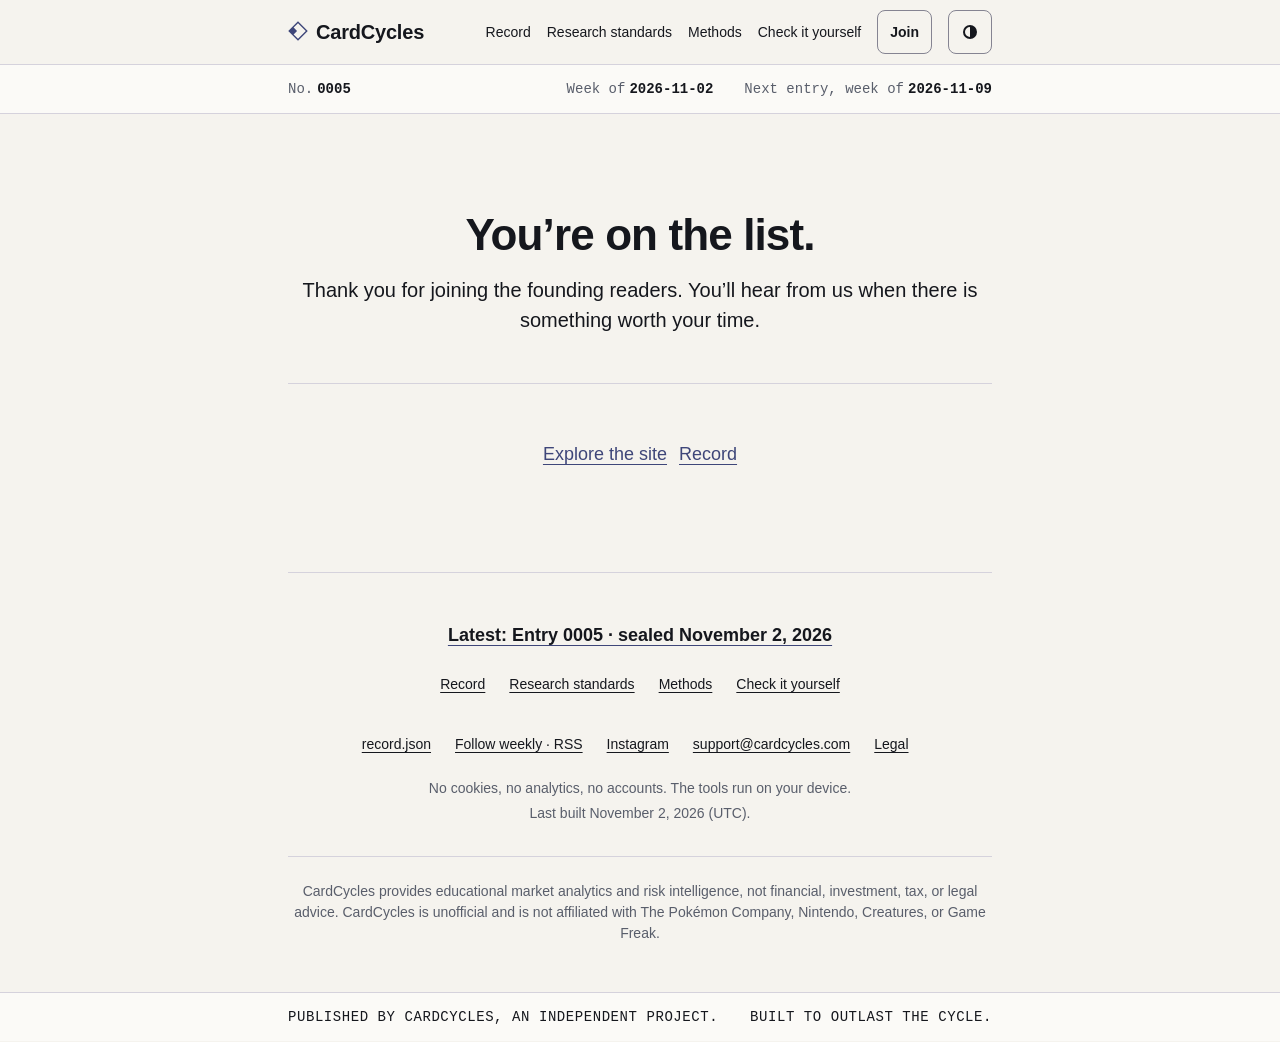
<file: joined/index.html>
<!doctype html>
<html lang="en" class="no-js">
<head>
<meta charset="utf-8">
<meta name="viewport" content="width=device-width, initial-scale=1">
<meta http-equiv="Content-Security-Policy" content="default-src 'none'; script-src 'self'; style-src 'self' 'unsafe-inline'; img-src 'self' data:; connect-src 'self'; base-uri 'none'; form-action 'none'">
<meta name="referrer" content="no-referrer">
<meta name="robots" content="noindex, nofollow">
<meta name="color-scheme" content="light dark">
<title>You’re on the list · CardCycles</title>
<meta name="description" content="Thank you for joining the founding readers. You’ll hear from us when there is something worth your time.">
<link rel="canonical" href="https://cardcycles.com/joined/">
<meta property="og:site_name" content="CardCycles">
<meta property="og:title" content="You’re on the list · CardCycles">
<meta property="og:description" content="Thank you for joining the founding readers. You’ll hear from us when there is something worth your time.">
<meta property="og:url" content="https://cardcycles.com/joined/">
<meta property="og:type" content="website">
<meta property="og:image" content="https://cardcycles.com/assets/c9cd2ac7cef0.png">
<meta property="og:image:width" content="1200">
<meta property="og:image:height" content="630">
<meta property="og:image:alt" content="CardCycles. Every card has a cycle. A weekly Pokémon card market record, timestamped in Bitcoin.">
<meta name="twitter:card" content="summary_large_image">
<meta name="twitter:title" content="You’re on the list · CardCycles">
<meta name="twitter:description" content="Thank you for joining the founding readers. You’ll hear from us when there is something worth your time.">
<meta name="twitter:url" content="https://cardcycles.com/joined/">
<meta name="twitter:image" content="https://cardcycles.com/assets/c9cd2ac7cef0.png">
<meta name="twitter:image:alt" content="CardCycles. Every card has a cycle. A weekly Pokémon card market record, timestamped in Bitcoin.">
<link rel="alternate" type="application/rss+xml" title="The Cycle Record · CardCycles" href="https://cardcycles.com/feed.xml">
<script type="application/ld+json">{"@context":"https://schema.org","@type":"WebSite","name":"CardCycles","url":"https://cardcycles.com/","description":"A weekly public record about the Pokémon card market, with entry fingerprints and timestamp-proof states. Unofficial. Not advice.","inLanguage":"en"}</script>
<link rel="icon" href="data:image/svg+xml,%3Csvg%20xmlns%3D%22http%3A%2F%2Fwww.w3.org%2F2000%2Fsvg%22%20viewBox%3D%2212%2012%20232%20232%22%20fill%3D%22currentColor%22%20aria-hidden%3D%22true%22%20focusable%3D%22false%22%3E%3Cstyle%3Esvg%7Bcolor%3A%233E4679%7D%40media%28prefers-color-scheme%3Adark%29%7Bsvg%7Bcolor%3A%23B6B4E8%7D%7D%3C%2Fstyle%3E%3Cg%20transform%3D%22rotate%28315%20128%20128%29%22%3E%3Cpath%20fill-rule%3D%22evenodd%22%20d%3D%22M48%2048H208V208H48Z%20M120%2064H192V192H64V120H120Z%22%2F%3E%3C%2Fg%3E%3C%2Fsvg%3E">
<link rel="apple-touch-icon" href="/assets/edbda34895d9.png">
<link rel="stylesheet" href="/assets/0288442badd3.css">
<script src="/assets/6eaeb37964c0.js"></script>
</head>
<body>
<a class="skip" href="#content">Skip to content</a>
<header class="hdr"><div class="wrap"><a class="brand" href="/"><svg viewBox="12 12 232 232" fill="currentColor" aria-hidden="true" focusable="false"><g transform="rotate(315 128 128)"><path fill-rule="evenodd" d="M48 48H208V208H48Z M120 64H192V192H64V120H120Z"/></g></svg><b>CardCycles</b></a><nav class="nav" aria-label="Site"><a class="lk" href="/record/">Record</a><a class="lk" href="/principles/">Research standards</a><a class="lk" href="/methods/">Methods</a><a class="lk" href="/verify/">Check it yourself</a><a class="btn btn-s header-join" href="/#join">Join</a></nav><div class="tools"><button type="button" class="iconbtn" id="theme" aria-label="Switch to dark theme" title="Switch to dark theme"><svg viewBox="0 0 16 16" aria-hidden="true" focusable="false"><circle cx="8" cy="8" r="6" fill="none" stroke="currentColor" stroke-width="2"/><path d="M8 2a6 6 0 0 1 0 12z" fill="currentColor"/></svg></button><button type="button" class="menubtn" id="menubtn" aria-expanded="false" aria-controls="sheet"><span class="sr" data-menu-label>Menu</span><svg viewBox="0 0 16 16" aria-hidden="true" focusable="false"><path d="M2 4h12M2 8h12M2 12h12" fill="none" stroke="currentColor" stroke-width="2"/></svg></button></div></div></header>
<nav class="sheet" id="sheet" aria-label="Site menu" hidden><a class="lk" href="/record/">Record</a><a class="lk" href="/principles/">Research standards</a><a class="lk" href="/methods/">Methods</a><a class="lk" href="/verify/">Check it yourself</a><a class="btn btn-p" href="/#join">Join the founding readers</a></nav>
<div class="i-status-anchor" aria-hidden="true"><span data-status-sentinel></span></div>
<section class="i-status" data-status-bar aria-label="Record status"><div class="i-status-stage"><div class="wrap i-status-original"><span class="seg"><span class="status-label">No.</span> <span class="status-value">0005</span></span><span class="seg"><span class="status-label">Week of</span> <span class="status-value">2026-11-02</span></span><span class="seg"><span class="status-label">Next entry, week of</span> <span class="status-value">2026-11-09</span></span></div><div class="wrap i-status-pinned" aria-hidden="true"><span class="i-status-proof">TIMESTAMPED IN BITCOIN</span></div></div><div class="wrap i-status-controls" inert><a class="lk bar-home" href="/" aria-label="CardCycles home"><svg viewBox="12 12 232 232" fill="currentColor" aria-hidden="true" focusable="false"><g transform="rotate(315 128 128)"><path fill-rule="evenodd" d="M48 48H208V208H48Z M120 64H192V192H64V120H120Z"/></g></svg></a><button type="button" class="menubtn" id="barmenubtn" aria-expanded="false" aria-controls="sheet"><span class="sr" data-menu-label>Menu</span><svg viewBox="0 0 16 16" aria-hidden="true" focusable="false"><path d="M2 4h12M2 8h12M2 12h12" fill="none" stroke="currentColor" stroke-width="2"/></svg></button></div></section>
<main class="wrap" id="content" tabindex="-1">
<header class="page-head"><h1>You’re on the list.</h1><p class="lede">Thank you for joining the founding readers. You’ll hear from us when there is something worth your time.</p></header><section class="layout-section" data-c25-section><div class="links joined-links"><a class="lk" href="/">Explore the site</a><a class="lk" href="/record/">Record</a></div></section>
</main>
<footer class="ftr"><div class="wrap"><div class="ftr-grid layout-grid" data-c25-grid="footer"><p class="latest"><a class="lk" href="/record/0005/">Latest: Entry 0005 · sealed November 2, 2026</a></p><nav aria-label="Footer"><a class="lk" href="/record/">Record</a><a class="lk" href="/principles/">Research standards</a><a class="lk" href="/methods/">Methods</a><a class="lk" href="/verify/">Check it yourself</a></nav><div class="links"><a class="lk" href="/record.json">record.json</a><a class="lk" href="/record/#follow">Follow weekly · RSS</a><a class="lk" href="https://www.instagram.com/cardcycles/">Instagram</a><a class="lk" href="mailto:support@cardcycles.com">support@cardcycles.com</a><a class="lk" href="/legal/">Legal</a></div><p class="priv">No cookies, no analytics, no accounts. The tools run on your device.</p><p class="built">Last built November 2, 2026 (UTC).</p></div><p class="disc">CardCycles provides educational market analytics and risk intelligence, not financial, investment, tax, or legal advice. CardCycles is unofficial and is not affiliated with The Pokémon Company, Nintendo, Creatures, or Game Freak.</p></div><div class="ftr-seal" data-end-seal><p class="wrap ftr-seal-line"><span>Published by CardCycles, an independent project.</span> <span>Built to outlast the cycle.</span></p></div></footer>
<div id="live" class="sr" aria-live="polite"></div>
<script type="application/json" id="copy-base">{"to_dark":"Switch to dark theme","to_light":"Switch to light theme","menu_open":"Menu","menu_close":"Close","copied":"Copied","copied_live":"Copied to the clipboard","copy_failed":"Couldn’t copy. Select the text and copy it yourself.","eyebrows":["The Cycle Record","Series R · The Record","Research standards","Methods v1.0"]}</script>
<script defer src="/assets/ea23c294675b.js"></script>
</body>
</html>
</file>
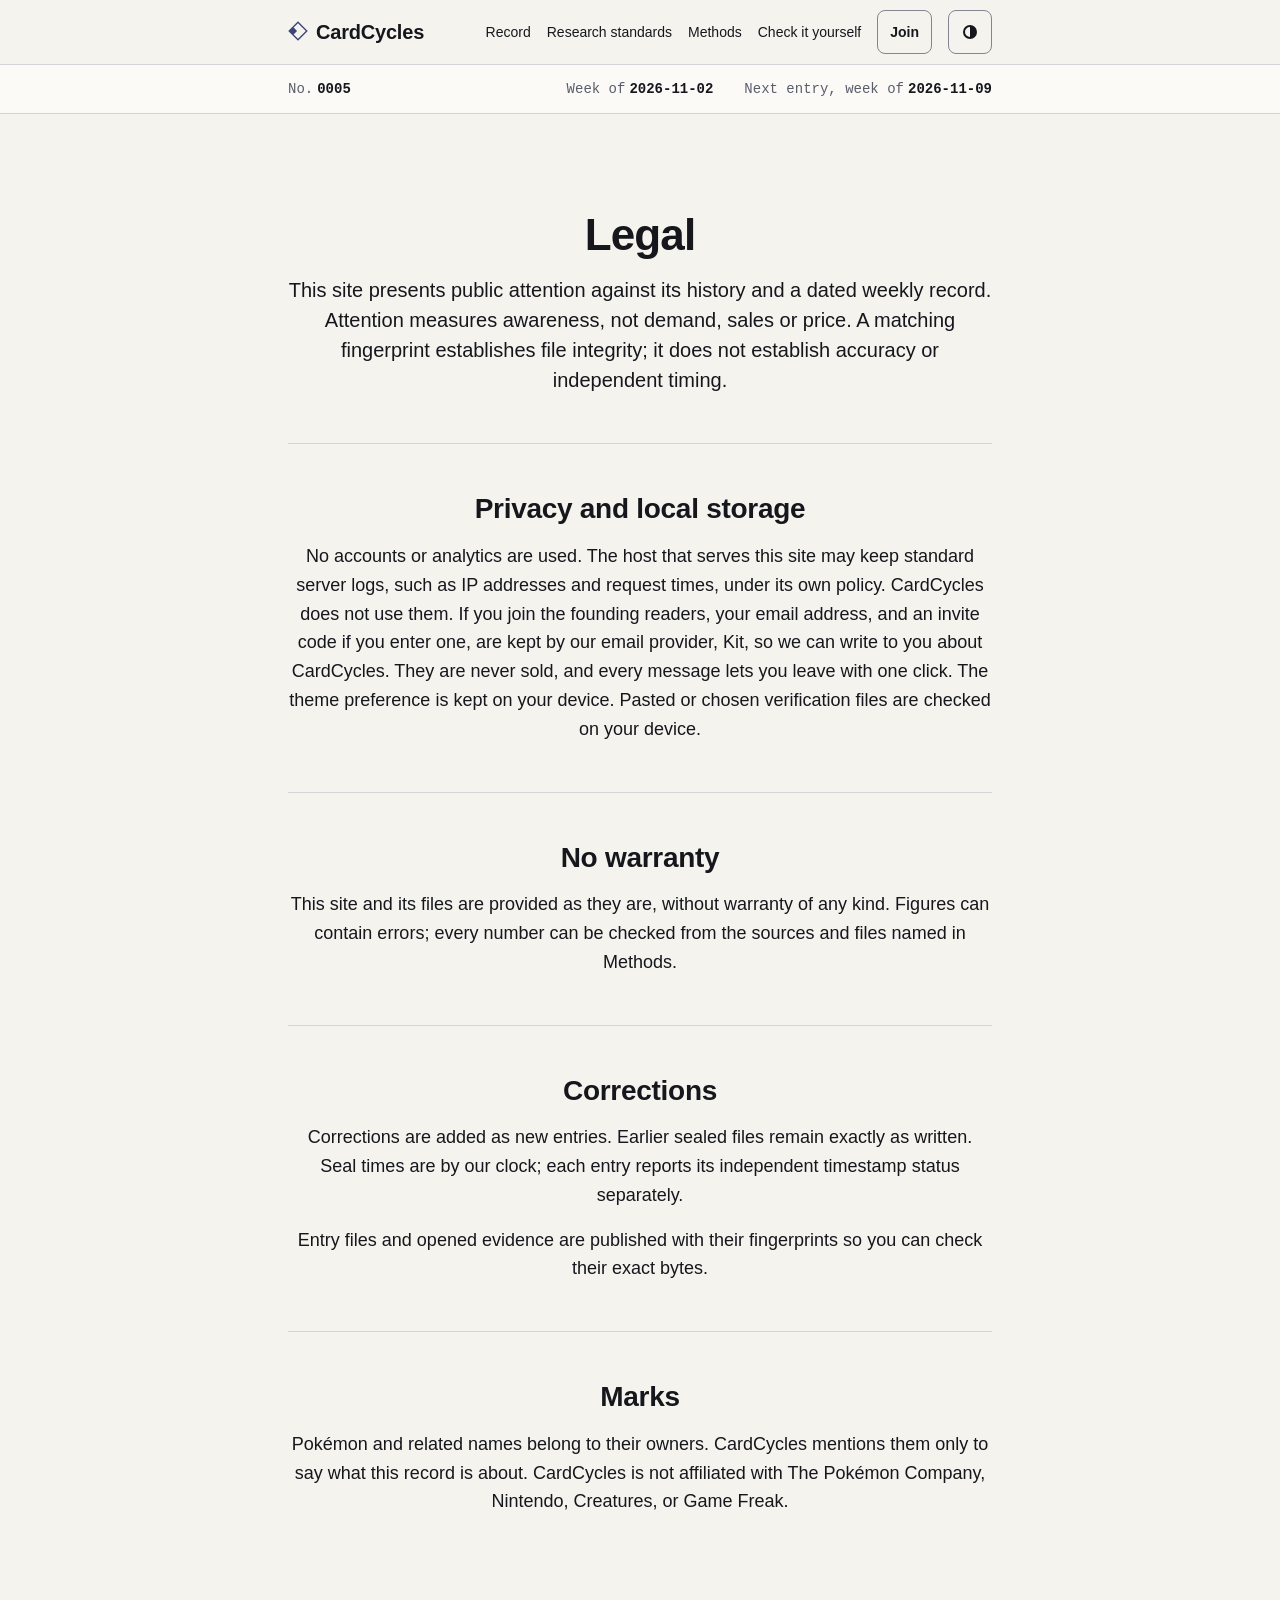
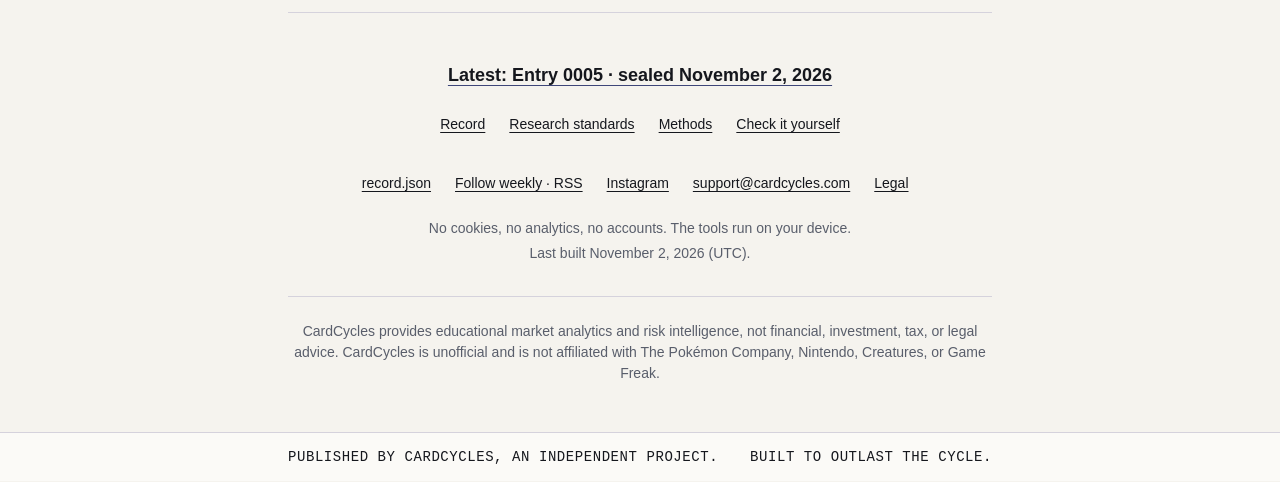
<file: legal/index.html>
<!doctype html>
<html lang="en" class="no-js">
<head>
<meta charset="utf-8">
<meta name="viewport" content="width=device-width, initial-scale=1">
<meta http-equiv="Content-Security-Policy" content="default-src 'none'; script-src 'self'; style-src 'self' 'unsafe-inline'; img-src 'self' data:; connect-src 'self'; base-uri 'none'; form-action 'none'">
<meta name="referrer" content="no-referrer">
<meta name="color-scheme" content="light dark">
<title>Legal · CardCycles</title>
<meta name="description" content="Disclaimer, privacy, warranty and corrections.">
<link rel="canonical" href="https://cardcycles.com/legal/">
<meta property="og:site_name" content="CardCycles">
<meta property="og:title" content="Legal · CardCycles">
<meta property="og:description" content="Disclaimer, privacy, warranty and corrections.">
<meta property="og:url" content="https://cardcycles.com/legal/">
<meta property="og:type" content="website">
<meta property="og:image" content="https://cardcycles.com/assets/c9cd2ac7cef0.png">
<meta property="og:image:width" content="1200">
<meta property="og:image:height" content="630">
<meta property="og:image:alt" content="CardCycles. Every card has a cycle. A weekly Pokémon card market record, timestamped in Bitcoin.">
<meta name="twitter:card" content="summary_large_image">
<meta name="twitter:title" content="Legal · CardCycles">
<meta name="twitter:description" content="Disclaimer, privacy, warranty and corrections.">
<meta name="twitter:url" content="https://cardcycles.com/legal/">
<meta name="twitter:image" content="https://cardcycles.com/assets/c9cd2ac7cef0.png">
<meta name="twitter:image:alt" content="CardCycles. Every card has a cycle. A weekly Pokémon card market record, timestamped in Bitcoin.">
<link rel="alternate" type="application/rss+xml" title="The Cycle Record · CardCycles" href="https://cardcycles.com/feed.xml">
<script type="application/ld+json">{"@context":"https://schema.org","@type":"WebSite","name":"CardCycles","url":"https://cardcycles.com/","description":"A weekly public record about the Pokémon card market, with entry fingerprints and timestamp-proof states. Unofficial. Not advice.","inLanguage":"en"}</script>
<link rel="icon" href="data:image/svg+xml,%3Csvg%20xmlns%3D%22http%3A%2F%2Fwww.w3.org%2F2000%2Fsvg%22%20viewBox%3D%2212%2012%20232%20232%22%20fill%3D%22currentColor%22%20aria-hidden%3D%22true%22%20focusable%3D%22false%22%3E%3Cstyle%3Esvg%7Bcolor%3A%233E4679%7D%40media%28prefers-color-scheme%3Adark%29%7Bsvg%7Bcolor%3A%23B6B4E8%7D%7D%3C%2Fstyle%3E%3Cg%20transform%3D%22rotate%28315%20128%20128%29%22%3E%3Cpath%20fill-rule%3D%22evenodd%22%20d%3D%22M48%2048H208V208H48Z%20M120%2064H192V192H64V120H120Z%22%2F%3E%3C%2Fg%3E%3C%2Fsvg%3E">
<link rel="apple-touch-icon" href="/assets/edbda34895d9.png">
<link rel="stylesheet" href="/assets/0288442badd3.css">
<script src="/assets/6eaeb37964c0.js"></script>
</head>
<body>
<a class="skip" href="#content">Skip to content</a>
<header class="hdr"><div class="wrap"><a class="brand" href="/"><svg viewBox="12 12 232 232" fill="currentColor" aria-hidden="true" focusable="false"><g transform="rotate(315 128 128)"><path fill-rule="evenodd" d="M48 48H208V208H48Z M120 64H192V192H64V120H120Z"/></g></svg><b>CardCycles</b></a><nav class="nav" aria-label="Site"><a class="lk" href="/record/">Record</a><a class="lk" href="/principles/">Research standards</a><a class="lk" href="/methods/">Methods</a><a class="lk" href="/verify/">Check it yourself</a><a class="btn btn-s header-join" href="/#join">Join</a></nav><div class="tools"><button type="button" class="iconbtn" id="theme" aria-label="Switch to dark theme" title="Switch to dark theme"><svg viewBox="0 0 16 16" aria-hidden="true" focusable="false"><circle cx="8" cy="8" r="6" fill="none" stroke="currentColor" stroke-width="2"/><path d="M8 2a6 6 0 0 1 0 12z" fill="currentColor"/></svg></button><button type="button" class="menubtn" id="menubtn" aria-expanded="false" aria-controls="sheet"><span class="sr" data-menu-label>Menu</span><svg viewBox="0 0 16 16" aria-hidden="true" focusable="false"><path d="M2 4h12M2 8h12M2 12h12" fill="none" stroke="currentColor" stroke-width="2"/></svg></button></div></div></header>
<nav class="sheet" id="sheet" aria-label="Site menu" hidden><a class="lk" href="/record/">Record</a><a class="lk" href="/principles/">Research standards</a><a class="lk" href="/methods/">Methods</a><a class="lk" href="/verify/">Check it yourself</a><a class="btn btn-p" href="/#join">Join the founding readers</a></nav>
<div class="i-status-anchor" aria-hidden="true"><span data-status-sentinel></span></div>
<section class="i-status" data-status-bar aria-label="Record status"><div class="i-status-stage"><div class="wrap i-status-original"><span class="seg"><span class="status-label">No.</span> <span class="status-value">0005</span></span><span class="seg"><span class="status-label">Week of</span> <span class="status-value">2026-11-02</span></span><span class="seg"><span class="status-label">Next entry, week of</span> <span class="status-value">2026-11-09</span></span></div><div class="wrap i-status-pinned" aria-hidden="true"><span class="i-status-proof">TIMESTAMPED IN BITCOIN</span></div></div><div class="wrap i-status-controls" inert><a class="lk bar-home" href="/" aria-label="CardCycles home"><svg viewBox="12 12 232 232" fill="currentColor" aria-hidden="true" focusable="false"><g transform="rotate(315 128 128)"><path fill-rule="evenodd" d="M48 48H208V208H48Z M120 64H192V192H64V120H120Z"/></g></svg></a><button type="button" class="menubtn" id="barmenubtn" aria-expanded="false" aria-controls="sheet"><span class="sr" data-menu-label>Menu</span><svg viewBox="0 0 16 16" aria-hidden="true" focusable="false"><path d="M2 4h12M2 8h12M2 12h12" fill="none" stroke="currentColor" stroke-width="2"/></svg></button></div></section>
<main class="wrap" id="content" tabindex="-1">
<article class="prose legal"><header class="page-head"><h1>Legal</h1><p class="lede">This site presents public attention against its history and a dated weekly record. Attention measures awareness, not demand, sales or price. A matching fingerprint establishes file integrity; it does not establish accuracy or independent timing.</p></header><section class="layout-section" data-c25-section><h2>Privacy and local storage</h2><p>No accounts or analytics are used. The host that serves this site may keep standard server logs, such as IP addresses and request times, under its own policy. CardCycles does not use them. If you join the founding readers, your email address, and an invite code if you enter one, are kept by our email provider, Kit, so we can write to you about CardCycles. They are never sold, and every message lets you leave with one click. The theme preference is kept on your device. Pasted or chosen verification files are checked on your device.</p></section><section class="layout-section" data-c25-section><h2>No warranty</h2><p>This site and its files are provided as they are, without warranty of any kind. Figures can contain errors; every number can be checked from the sources and files named in Methods.</p></section><section class="layout-section" data-c25-section><h2>Corrections</h2><p>Corrections are added as new entries. Earlier sealed files remain exactly as written. Seal times are by our clock; each entry reports its independent timestamp status separately.</p><p>Entry files and opened evidence are published with their fingerprints so you can check their exact bytes.</p></section><section class="layout-section" data-c25-section><h2>Marks</h2><p>Pokémon and related names belong to their owners. CardCycles mentions them only to say what this record is about. CardCycles is not affiliated with The Pokémon Company, Nintendo, Creatures, or Game Freak.</p></section></article>
</main>
<footer class="ftr"><div class="wrap"><div class="ftr-grid layout-grid" data-c25-grid="footer"><p class="latest"><a class="lk" href="/record/0005/">Latest: Entry 0005 · sealed November 2, 2026</a></p><nav aria-label="Footer"><a class="lk" href="/record/">Record</a><a class="lk" href="/principles/">Research standards</a><a class="lk" href="/methods/">Methods</a><a class="lk" href="/verify/">Check it yourself</a></nav><div class="links"><a class="lk" href="/record.json">record.json</a><a class="lk" href="/record/#follow">Follow weekly · RSS</a><a class="lk" href="https://www.instagram.com/cardcycles/">Instagram</a><a class="lk" href="mailto:support@cardcycles.com">support@cardcycles.com</a><a class="lk" href="/legal/">Legal</a></div><p class="priv">No cookies, no analytics, no accounts. The tools run on your device.</p><p class="built">Last built November 2, 2026 (UTC).</p></div><p class="disc">CardCycles provides educational market analytics and risk intelligence, not financial, investment, tax, or legal advice. CardCycles is unofficial and is not affiliated with The Pokémon Company, Nintendo, Creatures, or Game Freak.</p></div><div class="ftr-seal" data-end-seal><p class="wrap ftr-seal-line"><span>Published by CardCycles, an independent project.</span> <span>Built to outlast the cycle.</span></p></div></footer>
<div id="live" class="sr" aria-live="polite"></div>
<script type="application/json" id="copy-base">{"to_dark":"Switch to dark theme","to_light":"Switch to light theme","menu_open":"Menu","menu_close":"Close","copied":"Copied","copied_live":"Copied to the clipboard","copy_failed":"Couldn’t copy. Select the text and copy it yourself.","eyebrows":["The Cycle Record","Series R · The Record","Research standards","Methods v1.0"]}</script>
<script defer src="/assets/ea23c294675b.js"></script>
</body>
</html>
</file>
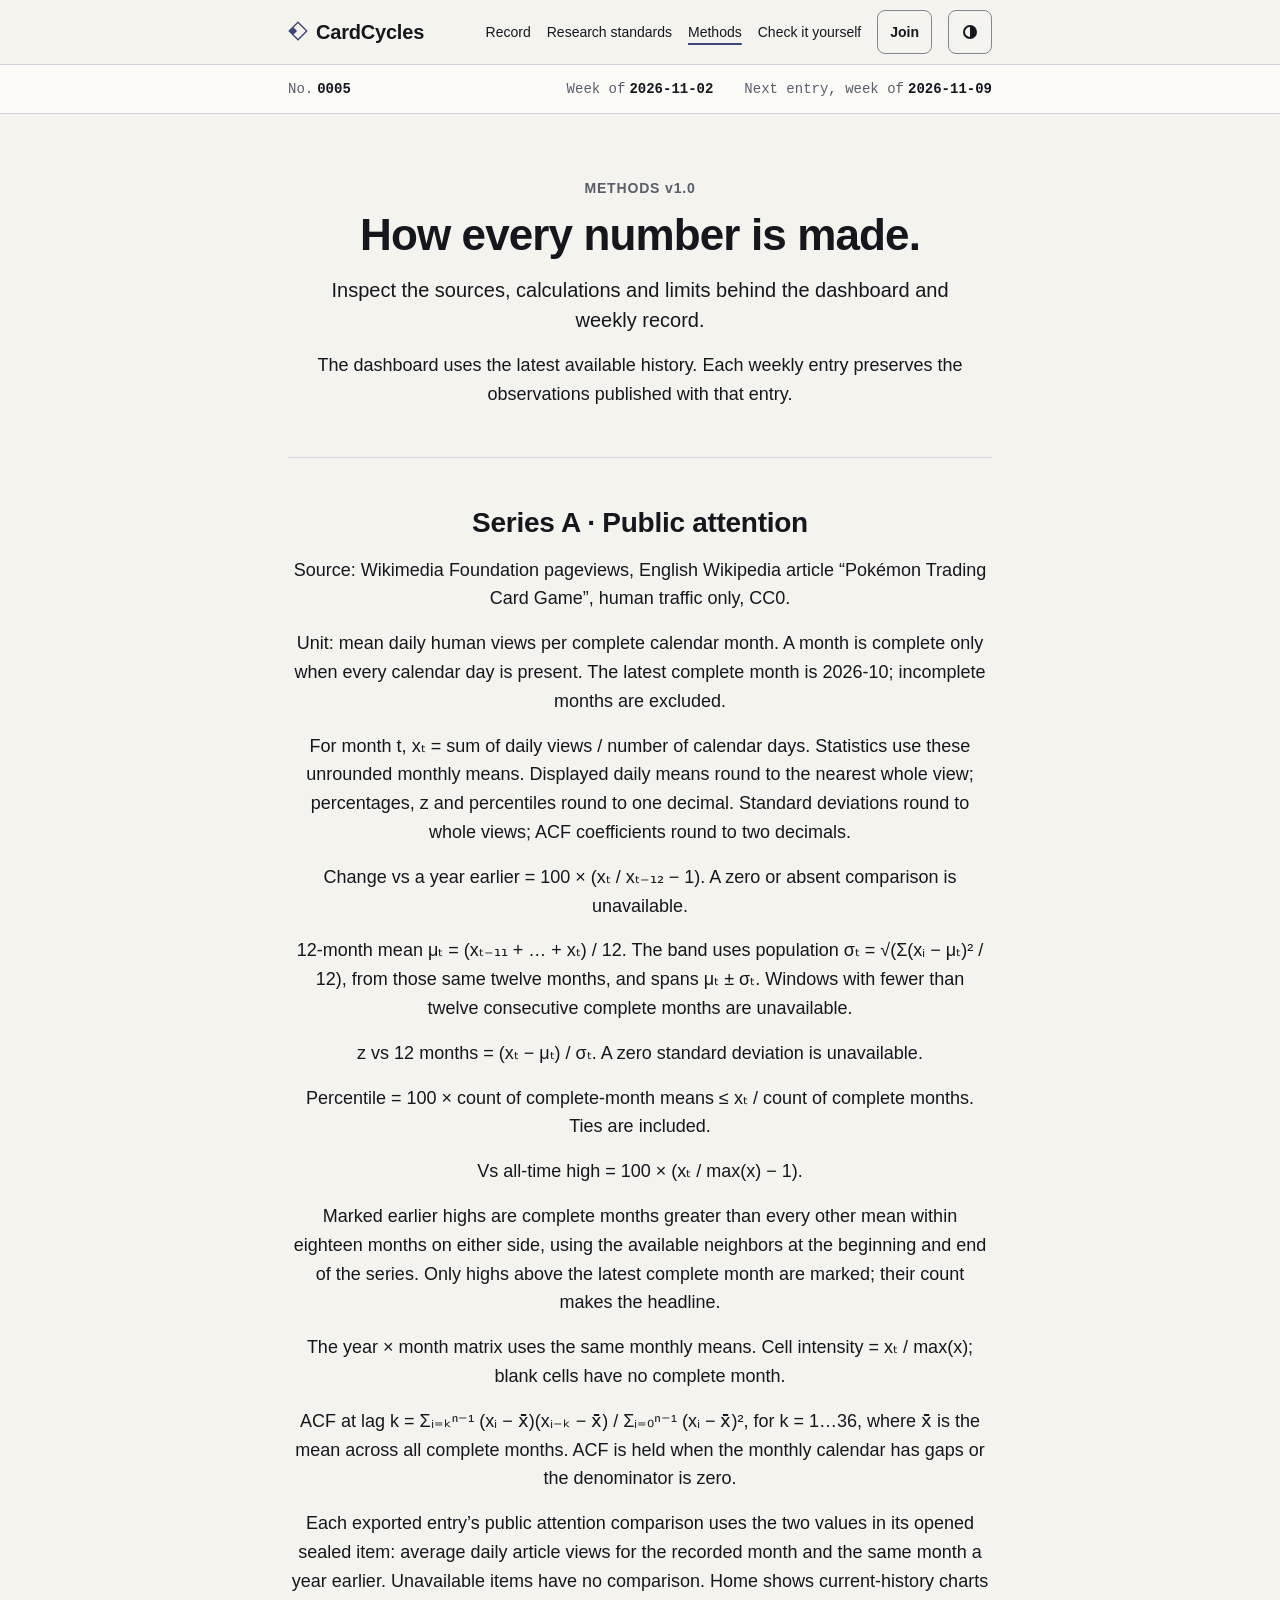
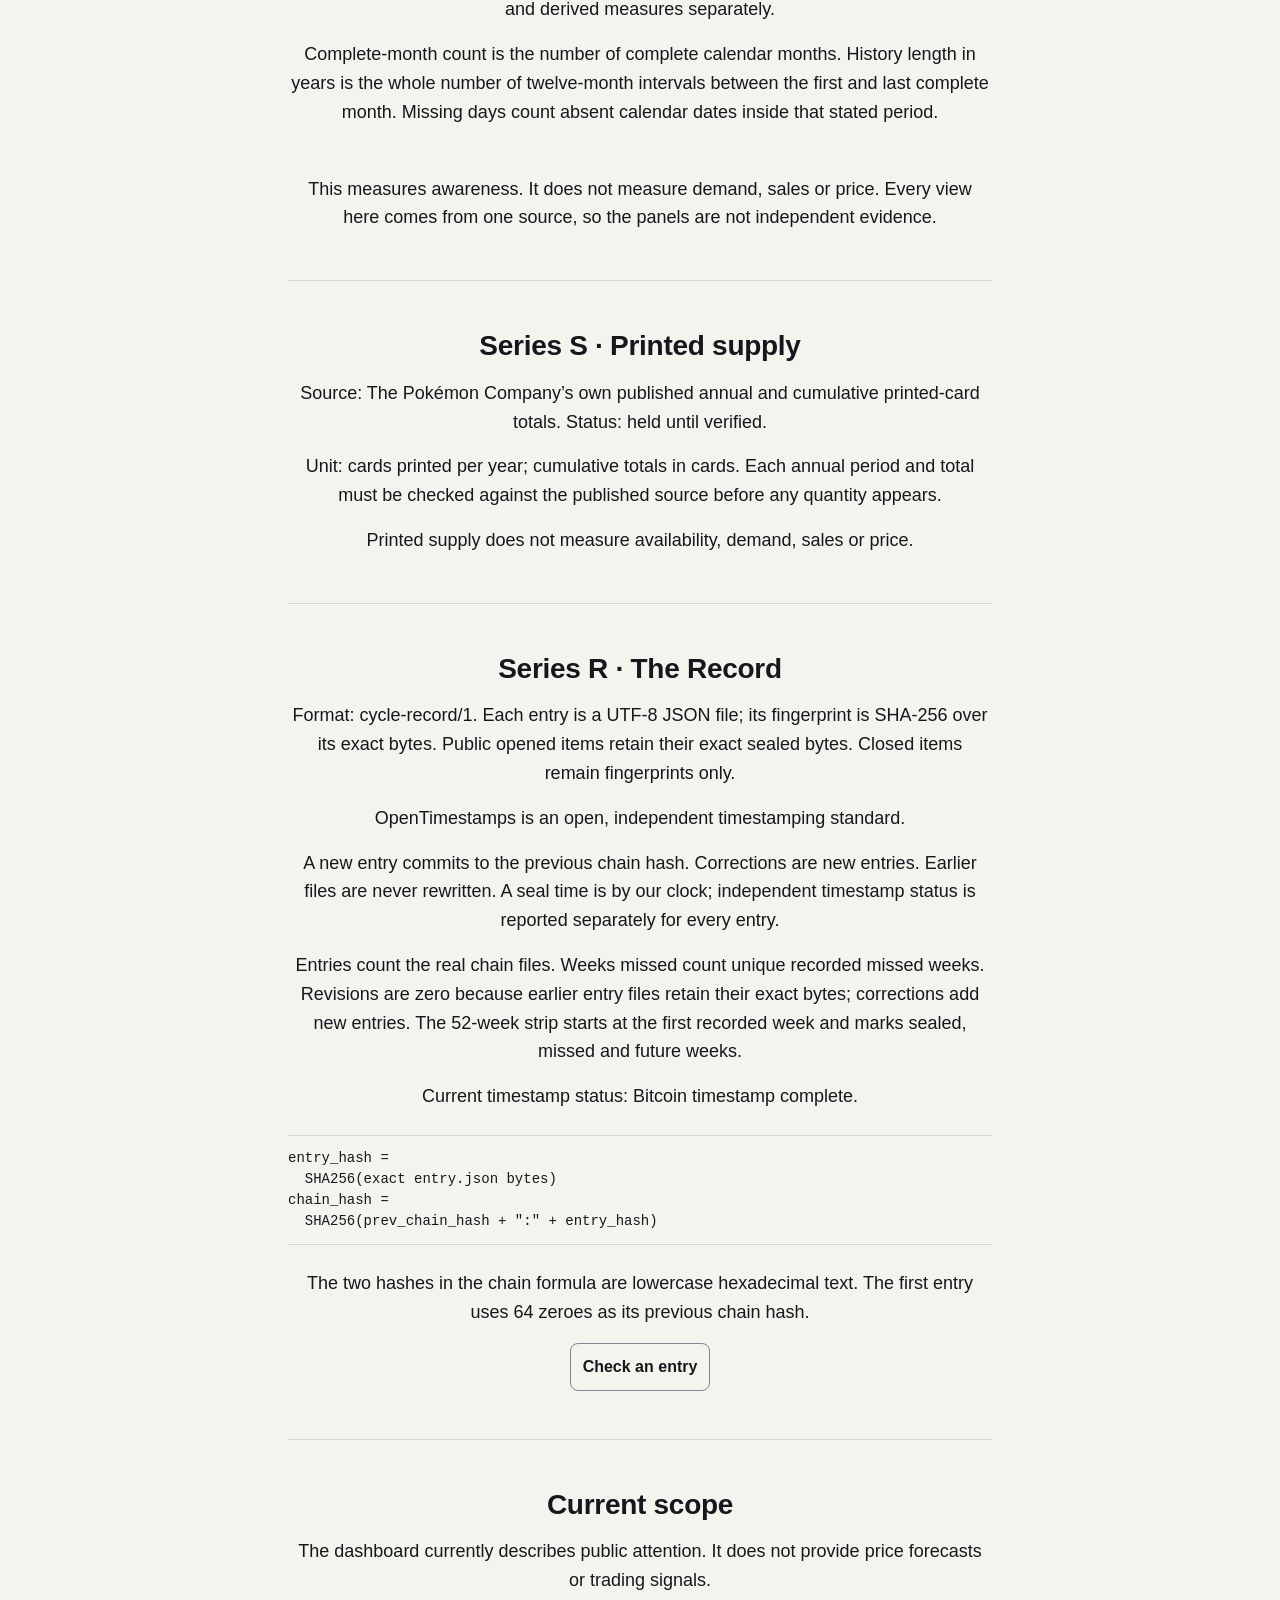
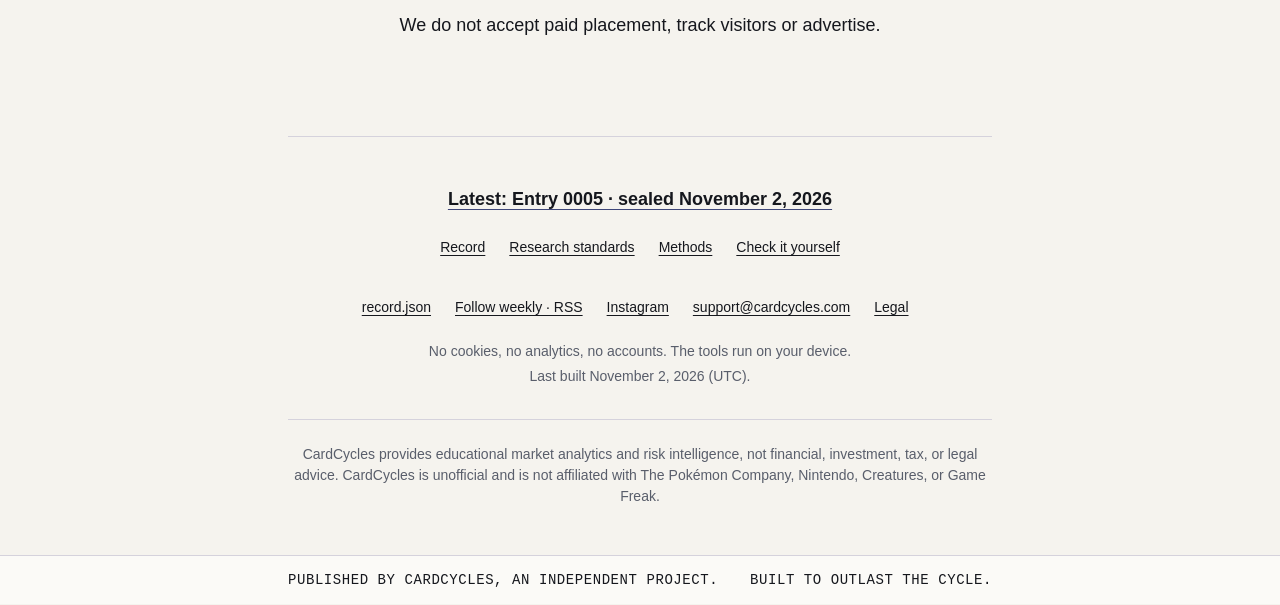
<file: methods/index.html>
<!doctype html>
<html lang="en" class="no-js">
<head>
<meta charset="utf-8">
<meta name="viewport" content="width=device-width, initial-scale=1">
<meta http-equiv="Content-Security-Policy" content="default-src 'none'; script-src 'self'; style-src 'self' 'unsafe-inline'; img-src 'self' data:; connect-src 'self'; base-uri 'none'; form-action 'none'">
<meta name="referrer" content="no-referrer">
<meta name="color-scheme" content="light dark">
<title>Methods · CardCycles</title>
<meta name="description" content="How every number is made.">
<link rel="canonical" href="https://cardcycles.com/methods/">
<meta property="og:site_name" content="CardCycles">
<meta property="og:title" content="Methods · CardCycles">
<meta property="og:description" content="How every number is made.">
<meta property="og:url" content="https://cardcycles.com/methods/">
<meta property="og:type" content="website">
<meta property="og:image" content="https://cardcycles.com/assets/c9cd2ac7cef0.png">
<meta property="og:image:width" content="1200">
<meta property="og:image:height" content="630">
<meta property="og:image:alt" content="CardCycles. Every card has a cycle. A weekly Pokémon card market record, timestamped in Bitcoin.">
<meta name="twitter:card" content="summary_large_image">
<meta name="twitter:title" content="Methods · CardCycles">
<meta name="twitter:description" content="How every number is made.">
<meta name="twitter:url" content="https://cardcycles.com/methods/">
<meta name="twitter:image" content="https://cardcycles.com/assets/c9cd2ac7cef0.png">
<meta name="twitter:image:alt" content="CardCycles. Every card has a cycle. A weekly Pokémon card market record, timestamped in Bitcoin.">
<link rel="alternate" type="application/rss+xml" title="The Cycle Record · CardCycles" href="https://cardcycles.com/feed.xml">
<script type="application/ld+json">{"@context":"https://schema.org","@type":"WebSite","name":"CardCycles","url":"https://cardcycles.com/","description":"A weekly public record about the Pokémon card market, with entry fingerprints and timestamp-proof states. Unofficial. Not advice.","inLanguage":"en"}</script>
<link rel="icon" href="data:image/svg+xml,%3Csvg%20xmlns%3D%22http%3A%2F%2Fwww.w3.org%2F2000%2Fsvg%22%20viewBox%3D%2212%2012%20232%20232%22%20fill%3D%22currentColor%22%20aria-hidden%3D%22true%22%20focusable%3D%22false%22%3E%3Cstyle%3Esvg%7Bcolor%3A%233E4679%7D%40media%28prefers-color-scheme%3Adark%29%7Bsvg%7Bcolor%3A%23B6B4E8%7D%7D%3C%2Fstyle%3E%3Cg%20transform%3D%22rotate%28315%20128%20128%29%22%3E%3Cpath%20fill-rule%3D%22evenodd%22%20d%3D%22M48%2048H208V208H48Z%20M120%2064H192V192H64V120H120Z%22%2F%3E%3C%2Fg%3E%3C%2Fsvg%3E">
<link rel="apple-touch-icon" href="/assets/edbda34895d9.png">
<link rel="stylesheet" href="/assets/0288442badd3.css">
<script src="/assets/6eaeb37964c0.js"></script>
</head>
<body>
<a class="skip" href="#content">Skip to content</a>
<header class="hdr"><div class="wrap"><a class="brand" href="/"><svg viewBox="12 12 232 232" fill="currentColor" aria-hidden="true" focusable="false"><g transform="rotate(315 128 128)"><path fill-rule="evenodd" d="M48 48H208V208H48Z M120 64H192V192H64V120H120Z"/></g></svg><b>CardCycles</b></a><nav class="nav" aria-label="Site"><a class="lk" href="/record/">Record</a><a class="lk" href="/principles/">Research standards</a><a class="lk" href="/methods/" aria-current="page">Methods</a><a class="lk" href="/verify/">Check it yourself</a><a class="btn btn-s header-join" href="/#join">Join</a></nav><div class="tools"><button type="button" class="iconbtn" id="theme" aria-label="Switch to dark theme" title="Switch to dark theme"><svg viewBox="0 0 16 16" aria-hidden="true" focusable="false"><circle cx="8" cy="8" r="6" fill="none" stroke="currentColor" stroke-width="2"/><path d="M8 2a6 6 0 0 1 0 12z" fill="currentColor"/></svg></button><button type="button" class="menubtn" id="menubtn" aria-expanded="false" aria-controls="sheet"><span class="sr" data-menu-label>Menu</span><svg viewBox="0 0 16 16" aria-hidden="true" focusable="false"><path d="M2 4h12M2 8h12M2 12h12" fill="none" stroke="currentColor" stroke-width="2"/></svg></button></div></div></header>
<nav class="sheet" id="sheet" aria-label="Site menu" hidden><a class="lk" href="/record/">Record</a><a class="lk" href="/principles/">Research standards</a><a class="lk" href="/methods/" aria-current="page">Methods</a><a class="lk" href="/verify/">Check it yourself</a><a class="btn btn-p" href="/#join">Join the founding readers</a></nav>
<div class="i-status-anchor" aria-hidden="true"><span data-status-sentinel></span></div>
<section class="i-status" data-status-bar aria-label="Record status"><div class="i-status-stage"><div class="wrap i-status-original"><span class="seg"><span class="status-label">No.</span> <span class="status-value">0005</span></span><span class="seg"><span class="status-label">Week of</span> <span class="status-value">2026-11-02</span></span><span class="seg"><span class="status-label">Next entry, week of</span> <span class="status-value">2026-11-09</span></span></div><div class="wrap i-status-pinned" aria-hidden="true"><span class="i-status-proof">TIMESTAMPED IN BITCOIN</span></div></div><div class="wrap i-status-controls" inert><a class="lk bar-home" href="/" aria-label="CardCycles home"><svg viewBox="12 12 232 232" fill="currentColor" aria-hidden="true" focusable="false"><g transform="rotate(315 128 128)"><path fill-rule="evenodd" d="M48 48H208V208H48Z M120 64H192V192H64V120H120Z"/></g></svg></a><button type="button" class="menubtn" id="barmenubtn" aria-expanded="false" aria-controls="sheet"><span class="sr" data-menu-label>Menu</span><svg viewBox="0 0 16 16" aria-hidden="true" focusable="false"><path d="M2 4h12M2 8h12M2 12h12" fill="none" stroke="currentColor" stroke-width="2"/></svg></button></div></section>
<main class="wrap" id="content" tabindex="-1">
<article class="wrap i-brand-page i-methods"><header class="page-head"><p class="eyebrow">Methods <span class="nt">v1.0</span></p><h1>How every number is made.</h1><p class="lede">Inspect the sources, calculations and limits behind the dashboard and weekly record.</p><p>The dashboard uses the latest available history. Each weekly entry preserves the observations published with that entry.</p></header><section class="i-card layout-section" data-c25-section id="series-a"><h2>Series A · Public attention</h2><p>Source: Wikimedia Foundation pageviews, English Wikipedia article “Pokémon Trading Card Game”, human traffic only, CC0.</p><p>Unit: mean daily human views per complete calendar month. A month is complete only when every calendar day is present. The latest complete month is 2026-10; incomplete months are excluded.</p><p>For month t, xₜ = sum of daily views / number of calendar days. Statistics use these unrounded monthly means. Displayed daily means round to the nearest whole view; percentages, z and percentiles round to one decimal. Standard deviations round to whole views; ACF coefficients round to two decimals.</p><p>Change vs a year earlier = 100 × (xₜ / xₜ₋₁₂ − 1). A zero or absent comparison is unavailable.</p><p>12-month mean μₜ = (xₜ₋₁₁ + … + xₜ) / 12. The band uses population σₜ = √(Σ(xᵢ − μₜ)² / 12), from those same twelve months, and spans μₜ ± σₜ. Windows with fewer than twelve consecutive complete months are unavailable.</p><p>z vs 12 months = (xₜ − μₜ) / σₜ. A zero standard deviation is unavailable.</p><p>Percentile = 100 × count of complete-month means ≤ xₜ / count of complete months. Ties are included.</p><p>Vs all-time high = 100 × (xₜ / max(x) − 1).</p><p>Marked earlier highs are complete months greater than every other mean within eighteen months on either side, using the available neighbors at the beginning and end of the series. Only highs above the latest complete month are marked; their count makes the headline.</p><p>The year × month matrix uses the same monthly means. Cell intensity = xₜ / max(x); blank cells have no complete month.</p><p>ACF at lag k = Σᵢ₌ₖⁿ⁻¹ (xᵢ − x̄)(xᵢ₋ₖ − x̄) / Σᵢ₌₀ⁿ⁻¹ (xᵢ − x̄)², for k = 1…36, where x̄ is the mean across all complete months. ACF is held when the monthly calendar has gaps or the denominator is zero.</p><p>Each exported entry’s public attention comparison uses the two values in its opened sealed item: average daily article views for the recorded month and the same month a year earlier. Unavailable items have no comparison. Home shows current-history charts and derived measures separately.</p><p>Complete-month count is the number of complete calendar months. History length in years is the whole number of twelve-month intervals between the first and last complete month. Missing days count absent calendar dates inside that stated period.</p><p class="i-limit"><span>This measures awareness. It does not measure demand, sales or price. Every view here comes from one source, so the panels are not independent evidence.</span></p></section><section class="i-card layout-section" data-c25-section id="series-s"><h2>Series S · Printed supply</h2><p>Source: The Pokémon Company’s own published annual and cumulative printed-card totals. Status: held until verified.</p><p>Unit: cards printed per year; cumulative totals in cards. Each annual period and total must be checked against the published source before any quantity appears.</p><p>Printed supply does not measure availability, demand, sales or price.</p></section><section class="i-card layout-section" data-c25-section id="series-r"><h2>Series R · The Record</h2><p>Format: cycle-record/1. Each entry is a UTF-8 JSON file; its fingerprint is SHA-256 over its exact bytes. Public opened items retain their exact sealed bytes. Closed items remain fingerprints only.</p><p>OpenTimestamps is an open, independent timestamping standard.</p><p>A new entry commits to the previous chain hash. Corrections are new entries. Earlier files are never rewritten. A seal time is by our clock; independent timestamp status is reported separately for every entry.</p><p>Entries count the real chain files. Weeks missed count unique recorded missed weeks. Revisions are zero because earlier entry files retain their exact bytes; corrections add new entries. The 52-week strip starts at the first recorded week and marks sealed, missed and future weeks.</p><p>Current timestamp status: Bitcoin timestamp complete.</p><pre><code>entry_hash =
  SHA256(exact entry.json bytes)
chain_hash =
  SHA256(prev_chain_hash + ":" + entry_hash)</code></pre><p>The two hashes in the chain formula are lowercase hexadecimal text. The first entry uses 64 zeroes as its previous chain hash.</p><a class="btn btn-s" href="/verify/">Check an entry</a></section><section class="i-card layout-section" data-c25-section id="what-we-do-not-do"><h2>Current scope</h2><p>The dashboard currently describes public attention. It does not provide price forecasts or trading signals.</p><p>We do not accept paid placement, track visitors or advertise.</p></section></article>
</main>
<footer class="ftr"><div class="wrap"><div class="ftr-grid layout-grid" data-c25-grid="footer"><p class="latest"><a class="lk" href="/record/0005/">Latest: Entry 0005 · sealed November 2, 2026</a></p><nav aria-label="Footer"><a class="lk" href="/record/">Record</a><a class="lk" href="/principles/">Research standards</a><a class="lk" href="/methods/">Methods</a><a class="lk" href="/verify/">Check it yourself</a></nav><div class="links"><a class="lk" href="/record.json">record.json</a><a class="lk" href="/record/#follow">Follow weekly · RSS</a><a class="lk" href="https://www.instagram.com/cardcycles/">Instagram</a><a class="lk" href="mailto:support@cardcycles.com">support@cardcycles.com</a><a class="lk" href="/legal/">Legal</a></div><p class="priv">No cookies, no analytics, no accounts. The tools run on your device.</p><p class="built">Last built November 2, 2026 (UTC).</p></div><p class="disc">CardCycles provides educational market analytics and risk intelligence, not financial, investment, tax, or legal advice. CardCycles is unofficial and is not affiliated with The Pokémon Company, Nintendo, Creatures, or Game Freak.</p></div><div class="ftr-seal" data-end-seal><p class="wrap ftr-seal-line"><span>Published by CardCycles, an independent project.</span> <span>Built to outlast the cycle.</span></p></div></footer>
<div id="live" class="sr" aria-live="polite"></div>
<script type="application/json" id="copy-base">{"to_dark":"Switch to dark theme","to_light":"Switch to light theme","menu_open":"Menu","menu_close":"Close","copied":"Copied","copied_live":"Copied to the clipboard","copy_failed":"Couldn’t copy. Select the text and copy it yourself.","eyebrows":["The Cycle Record","Series R · The Record","Research standards","Methods v1.0"]}</script>
<script defer src="/assets/ea23c294675b.js"></script>
</body>
</html>
</file>
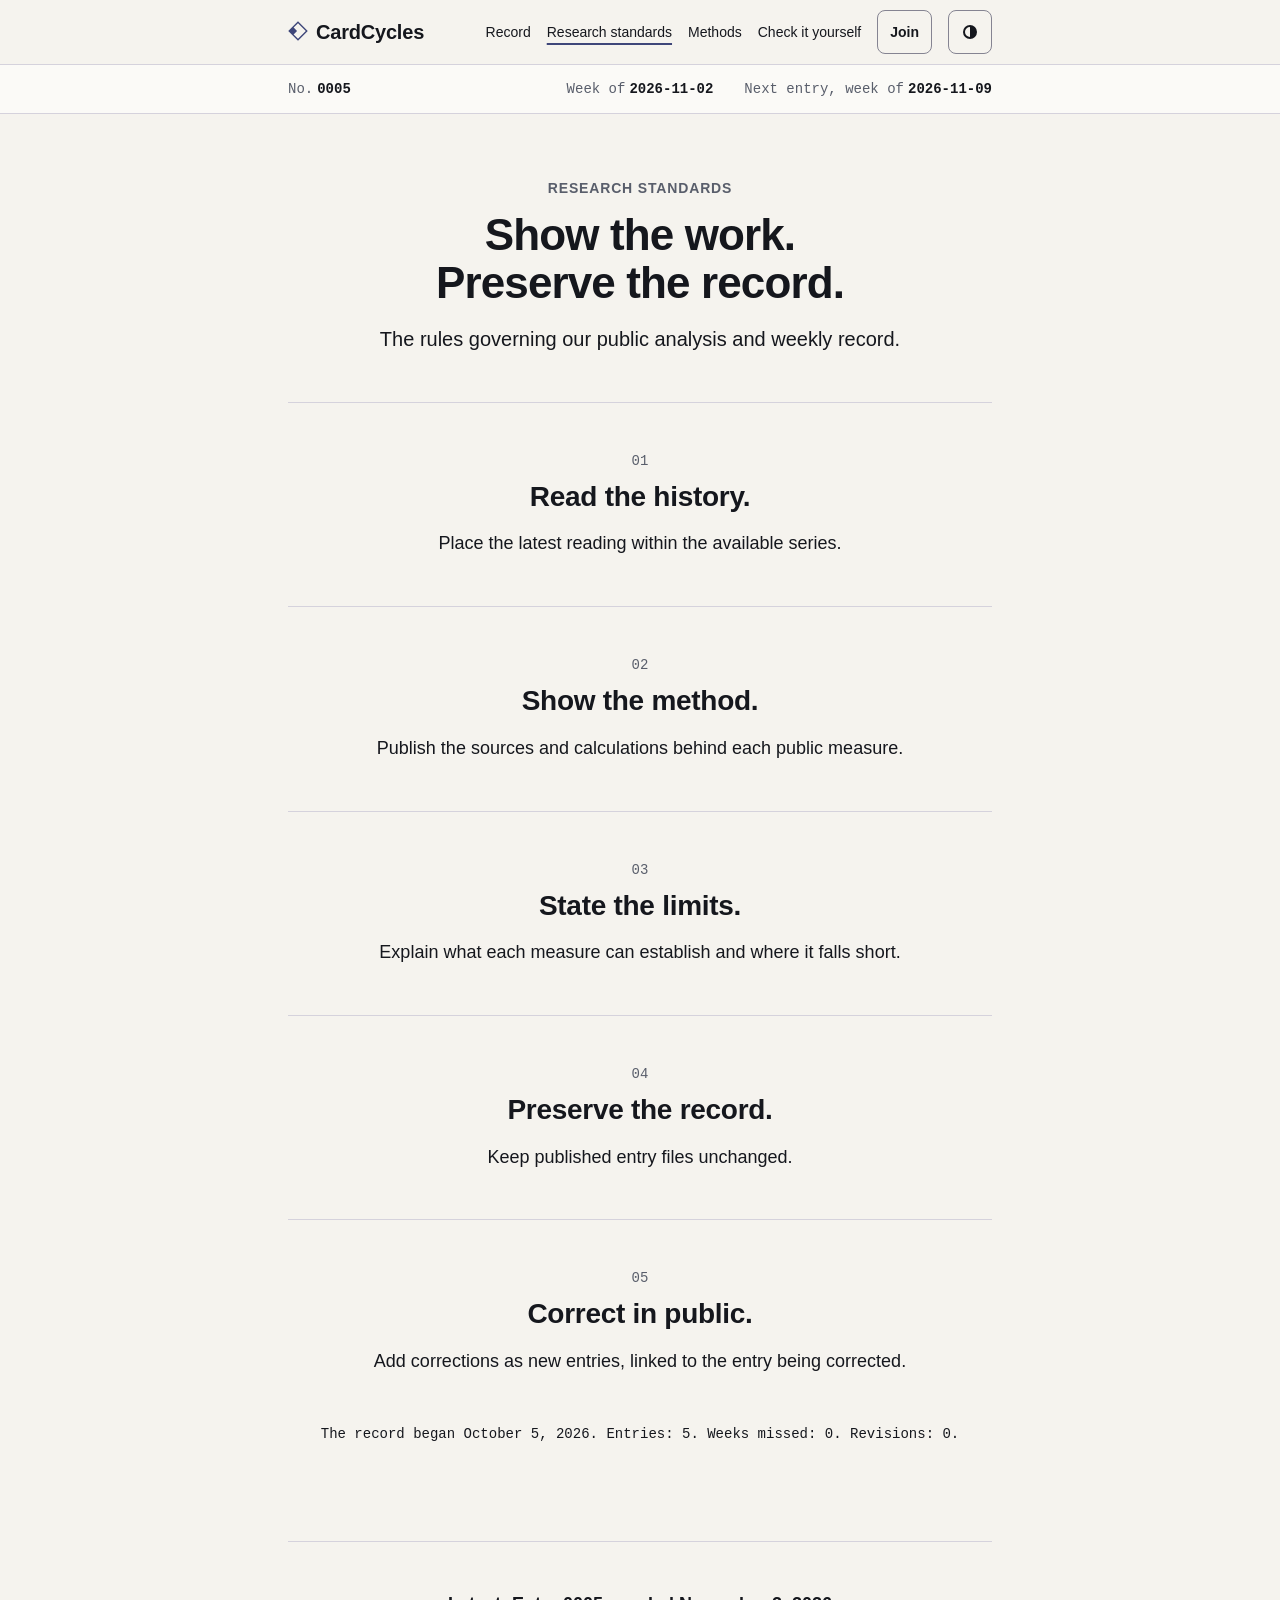
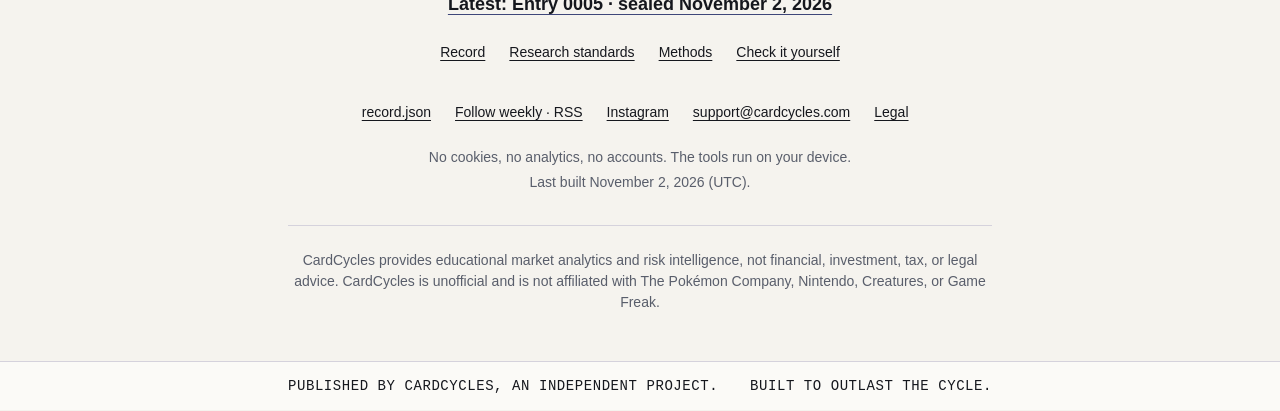
<file: principles/index.html>
<!doctype html>
<html lang="en" class="no-js">
<head>
<meta charset="utf-8">
<meta name="viewport" content="width=device-width, initial-scale=1">
<meta http-equiv="Content-Security-Policy" content="default-src 'none'; script-src 'self'; style-src 'self' 'unsafe-inline'; img-src 'self' data:; connect-src 'self'; base-uri 'none'; form-action 'none'">
<meta name="referrer" content="no-referrer">
<meta name="color-scheme" content="light dark">
<title>Research standards · CardCycles</title>
<meta name="description" content="The rules governing our public analysis and weekly record.">
<link rel="canonical" href="https://cardcycles.com/principles/">
<meta property="og:site_name" content="CardCycles">
<meta property="og:title" content="Research standards · CardCycles">
<meta property="og:description" content="The rules governing our public analysis and weekly record.">
<meta property="og:url" content="https://cardcycles.com/principles/">
<meta property="og:type" content="website">
<meta property="og:image" content="https://cardcycles.com/assets/c9cd2ac7cef0.png">
<meta property="og:image:width" content="1200">
<meta property="og:image:height" content="630">
<meta property="og:image:alt" content="CardCycles. Every card has a cycle. A weekly Pokémon card market record, timestamped in Bitcoin.">
<meta name="twitter:card" content="summary_large_image">
<meta name="twitter:title" content="Research standards · CardCycles">
<meta name="twitter:description" content="The rules governing our public analysis and weekly record.">
<meta name="twitter:url" content="https://cardcycles.com/principles/">
<meta name="twitter:image" content="https://cardcycles.com/assets/c9cd2ac7cef0.png">
<meta name="twitter:image:alt" content="CardCycles. Every card has a cycle. A weekly Pokémon card market record, timestamped in Bitcoin.">
<link rel="alternate" type="application/rss+xml" title="The Cycle Record · CardCycles" href="https://cardcycles.com/feed.xml">
<script type="application/ld+json">{"@context":"https://schema.org","@type":"WebSite","name":"CardCycles","url":"https://cardcycles.com/","description":"A weekly public record about the Pokémon card market, with entry fingerprints and timestamp-proof states. Unofficial. Not advice.","inLanguage":"en"}</script>
<link rel="icon" href="data:image/svg+xml,%3Csvg%20xmlns%3D%22http%3A%2F%2Fwww.w3.org%2F2000%2Fsvg%22%20viewBox%3D%2212%2012%20232%20232%22%20fill%3D%22currentColor%22%20aria-hidden%3D%22true%22%20focusable%3D%22false%22%3E%3Cstyle%3Esvg%7Bcolor%3A%233E4679%7D%40media%28prefers-color-scheme%3Adark%29%7Bsvg%7Bcolor%3A%23B6B4E8%7D%7D%3C%2Fstyle%3E%3Cg%20transform%3D%22rotate%28315%20128%20128%29%22%3E%3Cpath%20fill-rule%3D%22evenodd%22%20d%3D%22M48%2048H208V208H48Z%20M120%2064H192V192H64V120H120Z%22%2F%3E%3C%2Fg%3E%3C%2Fsvg%3E">
<link rel="apple-touch-icon" href="/assets/edbda34895d9.png">
<link rel="stylesheet" href="/assets/0288442badd3.css">
<script src="/assets/6eaeb37964c0.js"></script>
</head>
<body>
<a class="skip" href="#content">Skip to content</a>
<header class="hdr"><div class="wrap"><a class="brand" href="/"><svg viewBox="12 12 232 232" fill="currentColor" aria-hidden="true" focusable="false"><g transform="rotate(315 128 128)"><path fill-rule="evenodd" d="M48 48H208V208H48Z M120 64H192V192H64V120H120Z"/></g></svg><b>CardCycles</b></a><nav class="nav" aria-label="Site"><a class="lk" href="/record/">Record</a><a class="lk" href="/principles/" aria-current="page">Research standards</a><a class="lk" href="/methods/">Methods</a><a class="lk" href="/verify/">Check it yourself</a><a class="btn btn-s header-join" href="/#join">Join</a></nav><div class="tools"><button type="button" class="iconbtn" id="theme" aria-label="Switch to dark theme" title="Switch to dark theme"><svg viewBox="0 0 16 16" aria-hidden="true" focusable="false"><circle cx="8" cy="8" r="6" fill="none" stroke="currentColor" stroke-width="2"/><path d="M8 2a6 6 0 0 1 0 12z" fill="currentColor"/></svg></button><button type="button" class="menubtn" id="menubtn" aria-expanded="false" aria-controls="sheet"><span class="sr" data-menu-label>Menu</span><svg viewBox="0 0 16 16" aria-hidden="true" focusable="false"><path d="M2 4h12M2 8h12M2 12h12" fill="none" stroke="currentColor" stroke-width="2"/></svg></button></div></div></header>
<nav class="sheet" id="sheet" aria-label="Site menu" hidden><a class="lk" href="/record/">Record</a><a class="lk" href="/principles/" aria-current="page">Research standards</a><a class="lk" href="/methods/">Methods</a><a class="lk" href="/verify/">Check it yourself</a><a class="btn btn-p" href="/#join">Join the founding readers</a></nav>
<div class="i-status-anchor" aria-hidden="true"><span data-status-sentinel></span></div>
<section class="i-status" data-status-bar aria-label="Record status"><div class="i-status-stage"><div class="wrap i-status-original"><span class="seg"><span class="status-label">No.</span> <span class="status-value">0005</span></span><span class="seg"><span class="status-label">Week of</span> <span class="status-value">2026-11-02</span></span><span class="seg"><span class="status-label">Next entry, week of</span> <span class="status-value">2026-11-09</span></span></div><div class="wrap i-status-pinned" aria-hidden="true"><span class="i-status-proof">TIMESTAMPED IN BITCOIN</span></div></div><div class="wrap i-status-controls" inert><a class="lk bar-home" href="/" aria-label="CardCycles home"><svg viewBox="12 12 232 232" fill="currentColor" aria-hidden="true" focusable="false"><g transform="rotate(315 128 128)"><path fill-rule="evenodd" d="M48 48H208V208H48Z M120 64H192V192H64V120H120Z"/></g></svg></a><button type="button" class="menubtn" id="barmenubtn" aria-expanded="false" aria-controls="sheet"><span class="sr" data-menu-label>Menu</span><svg viewBox="0 0 16 16" aria-hidden="true" focusable="false"><path d="M2 4h12M2 8h12M2 12h12" fill="none" stroke="currentColor" stroke-width="2"/></svg></button></div></section>
<main class="wrap" id="content" tabindex="-1">
<article class="wrap i-brand-page"><header class="page-head"><p class="eyebrow">Research standards</p><h1>Show the work. Preserve the record.</h1><p class="lede">The rules governing our public analysis and weekly record.</p></header><ol class="i-principles"><li class="layout-section" data-c25-section><span class="i-principle-no">01</span><div><h2>Read the history.</h2><p>Place the latest reading within the available series.</p></div></li><li class="layout-section" data-c25-section><span class="i-principle-no">02</span><div><h2>Show the method.</h2><p>Publish the sources and calculations behind each public measure.</p></div></li><li class="layout-section" data-c25-section><span class="i-principle-no">03</span><div><h2>State the limits.</h2><p>Explain what each measure can establish and where it falls short.</p></div></li><li class="layout-section" data-c25-section><span class="i-principle-no">04</span><div><h2>Preserve the record.</h2><p>Keep published entry files unchanged.</p></div></li><li class="layout-section" data-c25-section><span class="i-principle-no">05</span><div><h2>Correct in public.</h2><p>Add corrections as new entries, linked to the entry being corrected.</p></div></li></ol><p class="i-closing mono">The record began October 5, 2026. Entries: 5. Weeks missed: 0. Revisions: 0.</p></article>
</main>
<footer class="ftr"><div class="wrap"><div class="ftr-grid layout-grid" data-c25-grid="footer"><p class="latest"><a class="lk" href="/record/0005/">Latest: Entry 0005 · sealed November 2, 2026</a></p><nav aria-label="Footer"><a class="lk" href="/record/">Record</a><a class="lk" href="/principles/">Research standards</a><a class="lk" href="/methods/">Methods</a><a class="lk" href="/verify/">Check it yourself</a></nav><div class="links"><a class="lk" href="/record.json">record.json</a><a class="lk" href="/record/#follow">Follow weekly · RSS</a><a class="lk" href="https://www.instagram.com/cardcycles/">Instagram</a><a class="lk" href="mailto:support@cardcycles.com">support@cardcycles.com</a><a class="lk" href="/legal/">Legal</a></div><p class="priv">No cookies, no analytics, no accounts. The tools run on your device.</p><p class="built">Last built November 2, 2026 (UTC).</p></div><p class="disc">CardCycles provides educational market analytics and risk intelligence, not financial, investment, tax, or legal advice. CardCycles is unofficial and is not affiliated with The Pokémon Company, Nintendo, Creatures, or Game Freak.</p></div><div class="ftr-seal" data-end-seal><p class="wrap ftr-seal-line"><span>Published by CardCycles, an independent project.</span> <span>Built to outlast the cycle.</span></p></div></footer>
<div id="live" class="sr" aria-live="polite"></div>
<script type="application/json" id="copy-base">{"to_dark":"Switch to dark theme","to_light":"Switch to light theme","menu_open":"Menu","menu_close":"Close","copied":"Copied","copied_live":"Copied to the clipboard","copy_failed":"Couldn’t copy. Select the text and copy it yourself.","eyebrows":["The Cycle Record","Series R · The Record","Research standards","Methods v1.0"]}</script>
<script defer src="/assets/ea23c294675b.js"></script>
</body>
</html>
</file>
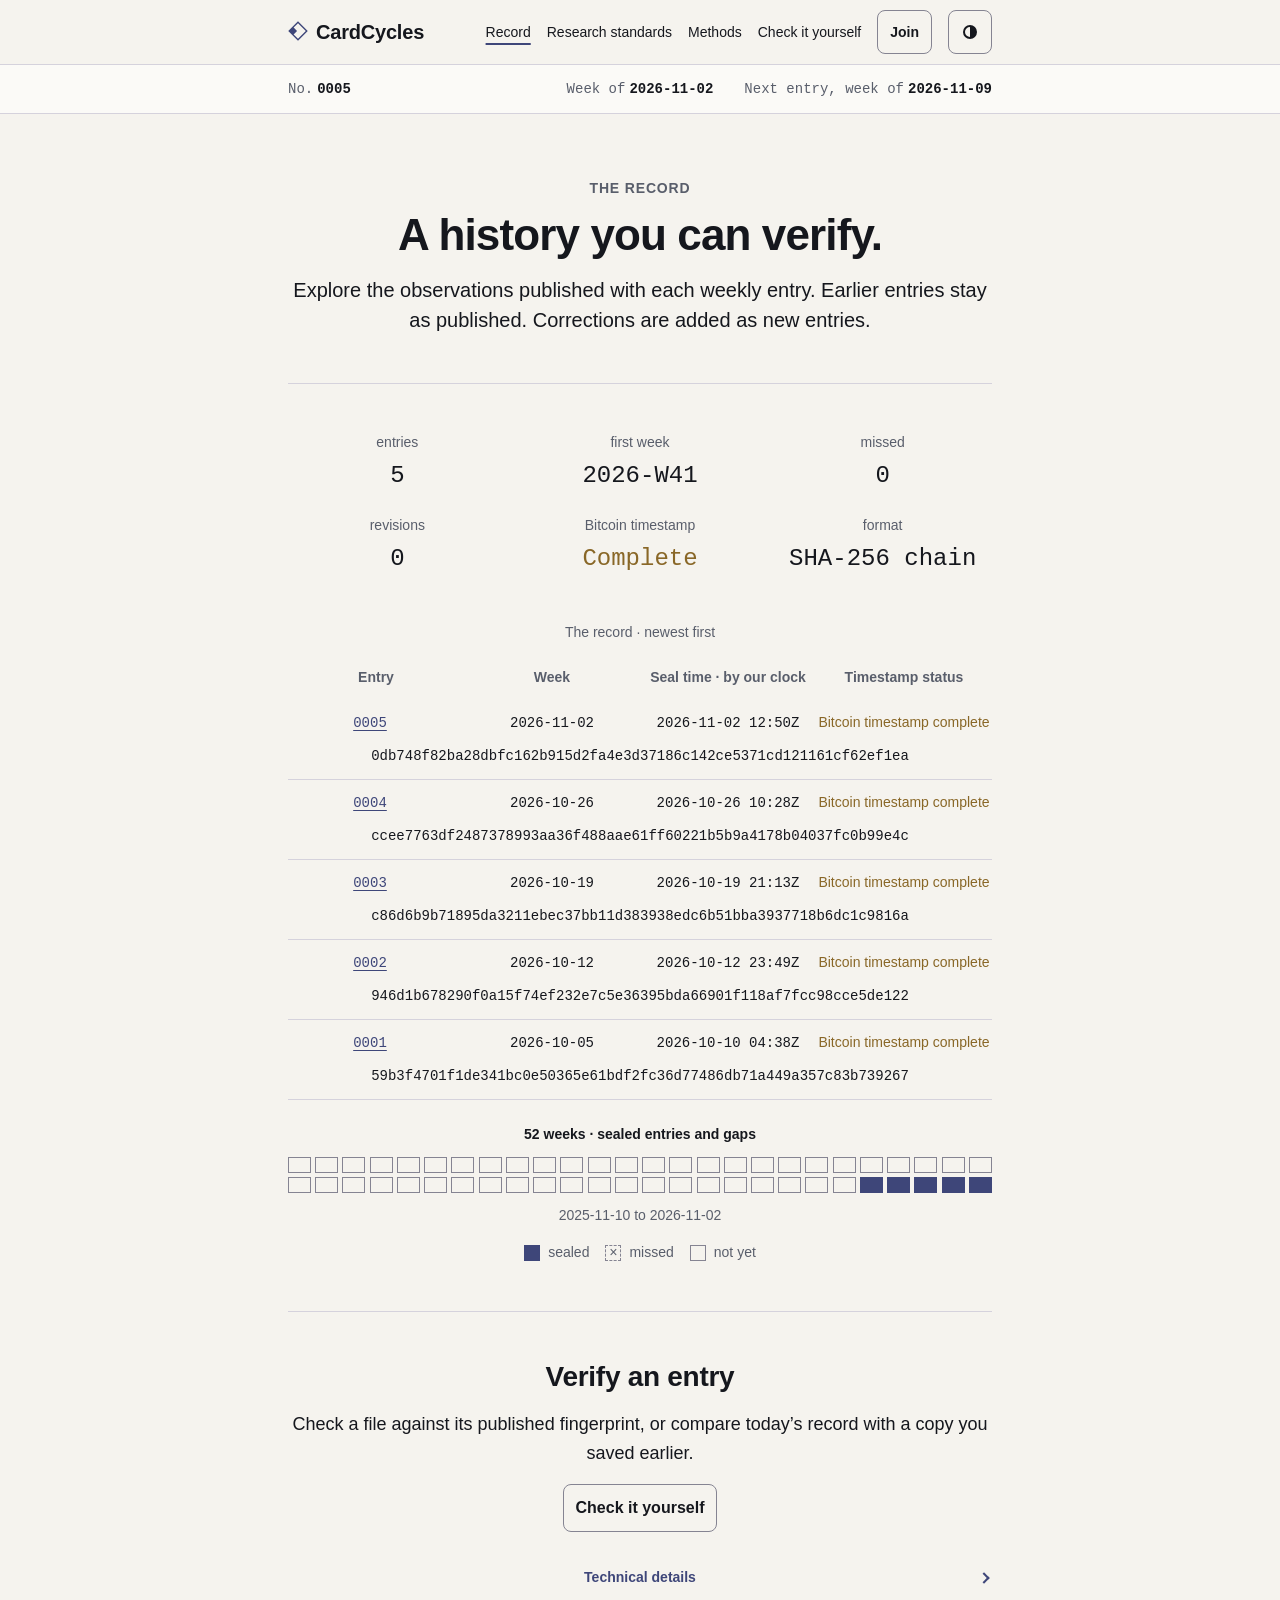
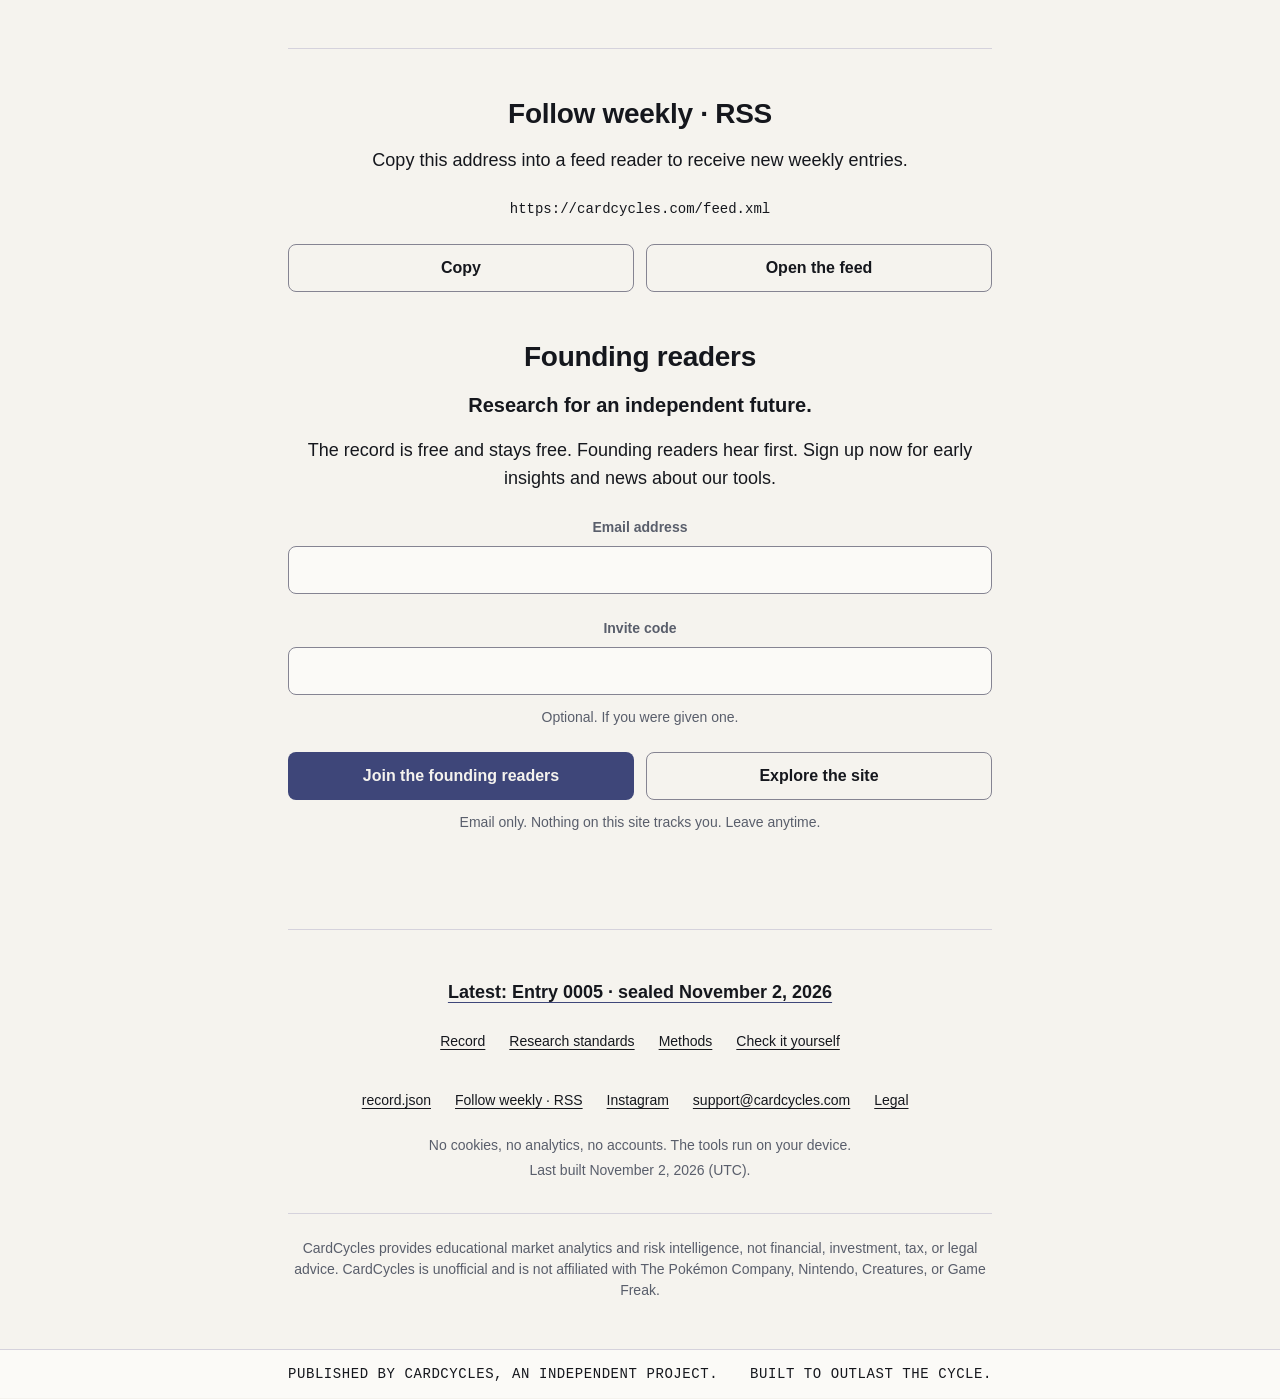
<file: record/index.html>
<!doctype html>
<html lang="en" class="no-js">
<head>
<meta charset="utf-8">
<meta name="viewport" content="width=device-width, initial-scale=1">
<meta http-equiv="Content-Security-Policy" content="default-src 'none'; script-src 'self'; style-src 'self' 'unsafe-inline'; img-src 'self' data:; connect-src 'self'; base-uri 'none'; form-action https://app.kit.com 'self'">
<meta name="referrer" content="no-referrer">
<meta name="color-scheme" content="light dark">
<title>The Cycle Record · CardCycles</title>
<meta name="description" content="Every entry of the Cycle Record since the first, with its fingerprint and the state of its timestamp proof.">
<link rel="canonical" href="https://cardcycles.com/record/">
<meta property="og:site_name" content="CardCycles">
<meta property="og:title" content="The Cycle Record · CardCycles">
<meta property="og:description" content="Every entry of the Cycle Record since the first, with its fingerprint and the state of its timestamp proof.">
<meta property="og:url" content="https://cardcycles.com/record/">
<meta property="og:type" content="website">
<meta property="og:image" content="https://cardcycles.com/assets/c9cd2ac7cef0.png">
<meta property="og:image:width" content="1200">
<meta property="og:image:height" content="630">
<meta property="og:image:alt" content="CardCycles. Every card has a cycle. A weekly Pokémon card market record, timestamped in Bitcoin.">
<meta name="twitter:card" content="summary_large_image">
<meta name="twitter:title" content="The Cycle Record · CardCycles">
<meta name="twitter:description" content="Every entry of the Cycle Record since the first, with its fingerprint and the state of its timestamp proof.">
<meta name="twitter:url" content="https://cardcycles.com/record/">
<meta name="twitter:image" content="https://cardcycles.com/assets/c9cd2ac7cef0.png">
<meta name="twitter:image:alt" content="CardCycles. Every card has a cycle. A weekly Pokémon card market record, timestamped in Bitcoin.">
<link rel="alternate" type="application/rss+xml" title="The Cycle Record · CardCycles" href="https://cardcycles.com/feed.xml">
<script type="application/ld+json">{"@context":"https://schema.org","@type":"WebSite","name":"CardCycles","url":"https://cardcycles.com/","description":"A weekly public record about the Pokémon card market, with entry fingerprints and timestamp-proof states. Unofficial. Not advice.","inLanguage":"en"}</script>
<link rel="icon" href="data:image/svg+xml,%3Csvg%20xmlns%3D%22http%3A%2F%2Fwww.w3.org%2F2000%2Fsvg%22%20viewBox%3D%2212%2012%20232%20232%22%20fill%3D%22currentColor%22%20aria-hidden%3D%22true%22%20focusable%3D%22false%22%3E%3Cstyle%3Esvg%7Bcolor%3A%233E4679%7D%40media%28prefers-color-scheme%3Adark%29%7Bsvg%7Bcolor%3A%23B6B4E8%7D%7D%3C%2Fstyle%3E%3Cg%20transform%3D%22rotate%28315%20128%20128%29%22%3E%3Cpath%20fill-rule%3D%22evenodd%22%20d%3D%22M48%2048H208V208H48Z%20M120%2064H192V192H64V120H120Z%22%2F%3E%3C%2Fg%3E%3C%2Fsvg%3E">
<link rel="apple-touch-icon" href="/assets/edbda34895d9.png">
<link rel="stylesheet" href="/assets/caaf246ab01a.css">
<script src="/assets/6eaeb37964c0.js"></script>
</head>
<body>
<a class="skip" href="#content">Skip to content</a>
<header class="hdr"><div class="wrap"><a class="brand" href="/"><svg viewBox="12 12 232 232" fill="currentColor" aria-hidden="true" focusable="false"><g transform="rotate(315 128 128)"><path fill-rule="evenodd" d="M48 48H208V208H48Z M120 64H192V192H64V120H120Z"/></g></svg><b>CardCycles</b></a><nav class="nav" aria-label="Site"><a class="lk" href="/record/" aria-current="page">Record</a><a class="lk" href="/principles/">Research standards</a><a class="lk" href="/methods/">Methods</a><a class="lk" href="/verify/">Check it yourself</a><a class="btn btn-s header-join" href="/#join">Join</a></nav><div class="tools"><button type="button" class="iconbtn" id="theme" aria-label="Switch to dark theme" title="Switch to dark theme"><svg viewBox="0 0 16 16" aria-hidden="true" focusable="false"><circle cx="8" cy="8" r="6" fill="none" stroke="currentColor" stroke-width="2"/><path d="M8 2a6 6 0 0 1 0 12z" fill="currentColor"/></svg></button><button type="button" class="menubtn" id="menubtn" aria-expanded="false" aria-controls="sheet"><span class="sr" data-menu-label>Menu</span><svg viewBox="0 0 16 16" aria-hidden="true" focusable="false"><path d="M2 4h12M2 8h12M2 12h12" fill="none" stroke="currentColor" stroke-width="2"/></svg></button></div></div></header>
<nav class="sheet" id="sheet" aria-label="Site menu" hidden><a class="lk" href="/record/" aria-current="page">Record</a><a class="lk" href="/principles/">Research standards</a><a class="lk" href="/methods/">Methods</a><a class="lk" href="/verify/">Check it yourself</a><a class="btn btn-p" href="/#join">Join the founding readers</a></nav>
<div class="i-status-anchor" aria-hidden="true"><span data-status-sentinel></span></div>
<section class="i-status" data-status-bar aria-label="Record status"><div class="i-status-stage"><div class="wrap i-status-original"><span class="seg"><span class="status-label">No.</span> <span class="status-value">0005</span></span><span class="seg"><span class="status-label">Week of</span> <span class="status-value">2026-11-02</span></span><span class="seg"><span class="status-label">Next entry, week of</span> <span class="status-value">2026-11-09</span></span></div><div class="wrap i-status-pinned" aria-hidden="true"><span class="i-status-proof">TIMESTAMPED IN BITCOIN</span></div></div><div class="wrap i-status-controls" inert><a class="lk bar-home" href="/" aria-label="CardCycles home"><svg viewBox="12 12 232 232" fill="currentColor" aria-hidden="true" focusable="false"><g transform="rotate(315 128 128)"><path fill-rule="evenodd" d="M48 48H208V208H48Z M120 64H192V192H64V120H120Z"/></g></svg></a><button type="button" class="menubtn" id="barmenubtn" aria-expanded="false" aria-controls="sheet"><span class="sr" data-menu-label>Menu</span><svg viewBox="0 0 16 16" aria-hidden="true" focusable="false"><path d="M2 4h12M2 8h12M2 12h12" fill="none" stroke="currentColor" stroke-width="2"/></svg></button></div></section>
<main class="wrap" id="content" tabindex="-1">
<section class="wrap i-page-head page-head"><p class="eyebrow">The Record</p><h1>A history you can verify.</h1><p class="lede">Explore the observations published with each weekly entry. Earlier entries stay as published. Corrections are added as new entries.</p></section><section class="wrap i-section layout-section" data-c25-section><div class="i-card"><dl class="i-stats layout-grid" data-c25-grid="stats"><div><dt>entries</dt><dd>5</dd></div><div><dt>first week</dt><dd>2026-W41</dd></div><div><dt>missed</dt><dd>0</dd></div><div><dt>revisions</dt><dd>0</dd></div><div><dt>Bitcoin timestamp</dt><dd class="proof-complete">Complete</dd></div><div><dt>format</dt><dd>SHA-256 chain</dd></div></dl><div class="i-record-table" role="region" aria-label="The record · newest first"><table class="tbl"><caption>The record · newest first</caption><thead><tr><th scope="col">Entry</th><th scope="col">Week</th><th scope="col">Seal time · by our clock</th><th scope="col">Timestamp status</th></tr></thead><tbody><tr class="i-record-meta"><th scope="row" data-label="Entry"><a class="lk" href="/record/0005/">0005</a></th><td class="mono" data-label="Week">2026-11-02</td><td class="mono" data-label="Seal time · by our clock">2026-11-02 12:50Z</td><td class="proof-complete" data-label="Timestamp status">Bitcoin timestamp complete</td></tr><tr class="i-record-fingerprint"><td colspan="4" data-label="File fingerprint · SHA-256"><code class="i-fp"><span>0db748f82ba28dbfc162b915d2fa4e3d</span><span>37186c142ce5371cd121161cf62ef1ea</span></code></td></tr></tbody><tbody><tr class="i-record-meta"><th scope="row" data-label="Entry"><a class="lk" href="/record/0004/">0004</a></th><td class="mono" data-label="Week">2026-10-26</td><td class="mono" data-label="Seal time · by our clock">2026-10-26 10:28Z</td><td class="proof-complete" data-label="Timestamp status">Bitcoin timestamp complete</td></tr><tr class="i-record-fingerprint"><td colspan="4" data-label="File fingerprint · SHA-256"><code class="i-fp"><span>ccee7763df2487378993aa36f488aae6</span><span>1ff60221b5b9a4178b04037fc0b99e4c</span></code></td></tr></tbody><tbody><tr class="i-record-meta"><th scope="row" data-label="Entry"><a class="lk" href="/record/0003/">0003</a></th><td class="mono" data-label="Week">2026-10-19</td><td class="mono" data-label="Seal time · by our clock">2026-10-19 21:13Z</td><td class="proof-complete" data-label="Timestamp status">Bitcoin timestamp complete</td></tr><tr class="i-record-fingerprint"><td colspan="4" data-label="File fingerprint · SHA-256"><code class="i-fp"><span>c86d6b9b71895da3211ebec37bb11d38</span><span>3938edc6b51bba3937718b6dc1c9816a</span></code></td></tr></tbody><tbody><tr class="i-record-meta"><th scope="row" data-label="Entry"><a class="lk" href="/record/0002/">0002</a></th><td class="mono" data-label="Week">2026-10-12</td><td class="mono" data-label="Seal time · by our clock">2026-10-12 23:49Z</td><td class="proof-complete" data-label="Timestamp status">Bitcoin timestamp complete</td></tr><tr class="i-record-fingerprint"><td colspan="4" data-label="File fingerprint · SHA-256"><code class="i-fp"><span>946d1b678290f0a15f74ef232e7c5e36</span><span>395bda66901f118af7fcc98cce5de122</span></code></td></tr></tbody><tbody><tr class="i-record-meta"><th scope="row" data-label="Entry"><a class="lk" href="/record/0001/">0001</a></th><td class="mono" data-label="Week">2026-10-05</td><td class="mono" data-label="Seal time · by our clock">2026-10-10 04:38Z</td><td class="proof-complete" data-label="Timestamp status">Bitcoin timestamp complete</td></tr><tr class="i-record-fingerprint"><td colspan="4" data-label="File fingerprint · SHA-256"><code class="i-fp"><span>59b3f4701f1de341bc0e50365e61bdf2</span><span>fc36d77486db71a449a357c83b739267</span></code></td></tr></tbody></table></div><figure class="i-strip"><figcaption>52 weeks · sealed entries and gaps</figcaption><div class="i-weeks" role="list" aria-label="2025-11-10 to 2026-11-02"><span class="i-week i-week-future" role="listitem" title="2025-11-10 · not yet"><span class="sr">2025-11-10 · not yet</span></span><span class="i-week i-week-future" role="listitem" title="2025-11-17 · not yet"><span class="sr">2025-11-17 · not yet</span></span><span class="i-week i-week-future" role="listitem" title="2025-11-24 · not yet"><span class="sr">2025-11-24 · not yet</span></span><span class="i-week i-week-future" role="listitem" title="2025-12-01 · not yet"><span class="sr">2025-12-01 · not yet</span></span><span class="i-week i-week-future" role="listitem" title="2025-12-08 · not yet"><span class="sr">2025-12-08 · not yet</span></span><span class="i-week i-week-future" role="listitem" title="2025-12-15 · not yet"><span class="sr">2025-12-15 · not yet</span></span><span class="i-week i-week-future" role="listitem" title="2025-12-22 · not yet"><span class="sr">2025-12-22 · not yet</span></span><span class="i-week i-week-future" role="listitem" title="2025-12-29 · not yet"><span class="sr">2025-12-29 · not yet</span></span><span class="i-week i-week-future" role="listitem" title="2026-01-05 · not yet"><span class="sr">2026-01-05 · not yet</span></span><span class="i-week i-week-future" role="listitem" title="2026-01-12 · not yet"><span class="sr">2026-01-12 · not yet</span></span><span class="i-week i-week-future" role="listitem" title="2026-01-19 · not yet"><span class="sr">2026-01-19 · not yet</span></span><span class="i-week i-week-future" role="listitem" title="2026-01-26 · not yet"><span class="sr">2026-01-26 · not yet</span></span><span class="i-week i-week-future" role="listitem" title="2026-02-02 · not yet"><span class="sr">2026-02-02 · not yet</span></span><span class="i-week i-week-future" role="listitem" title="2026-02-09 · not yet"><span class="sr">2026-02-09 · not yet</span></span><span class="i-week i-week-future" role="listitem" title="2026-02-16 · not yet"><span class="sr">2026-02-16 · not yet</span></span><span class="i-week i-week-future" role="listitem" title="2026-02-23 · not yet"><span class="sr">2026-02-23 · not yet</span></span><span class="i-week i-week-future" role="listitem" title="2026-03-02 · not yet"><span class="sr">2026-03-02 · not yet</span></span><span class="i-week i-week-future" role="listitem" title="2026-03-09 · not yet"><span class="sr">2026-03-09 · not yet</span></span><span class="i-week i-week-future" role="listitem" title="2026-03-16 · not yet"><span class="sr">2026-03-16 · not yet</span></span><span class="i-week i-week-future" role="listitem" title="2026-03-23 · not yet"><span class="sr">2026-03-23 · not yet</span></span><span class="i-week i-week-future" role="listitem" title="2026-03-30 · not yet"><span class="sr">2026-03-30 · not yet</span></span><span class="i-week i-week-future" role="listitem" title="2026-04-06 · not yet"><span class="sr">2026-04-06 · not yet</span></span><span class="i-week i-week-future" role="listitem" title="2026-04-13 · not yet"><span class="sr">2026-04-13 · not yet</span></span><span class="i-week i-week-future" role="listitem" title="2026-04-20 · not yet"><span class="sr">2026-04-20 · not yet</span></span><span class="i-week i-week-future" role="listitem" title="2026-04-27 · not yet"><span class="sr">2026-04-27 · not yet</span></span><span class="i-week i-week-future" role="listitem" title="2026-05-04 · not yet"><span class="sr">2026-05-04 · not yet</span></span><span class="i-week i-week-future" role="listitem" title="2026-05-11 · not yet"><span class="sr">2026-05-11 · not yet</span></span><span class="i-week i-week-future" role="listitem" title="2026-05-18 · not yet"><span class="sr">2026-05-18 · not yet</span></span><span class="i-week i-week-future" role="listitem" title="2026-05-25 · not yet"><span class="sr">2026-05-25 · not yet</span></span><span class="i-week i-week-future" role="listitem" title="2026-06-01 · not yet"><span class="sr">2026-06-01 · not yet</span></span><span class="i-week i-week-future" role="listitem" title="2026-06-08 · not yet"><span class="sr">2026-06-08 · not yet</span></span><span class="i-week i-week-future" role="listitem" title="2026-06-15 · not yet"><span class="sr">2026-06-15 · not yet</span></span><span class="i-week i-week-future" role="listitem" title="2026-06-22 · not yet"><span class="sr">2026-06-22 · not yet</span></span><span class="i-week i-week-future" role="listitem" title="2026-06-29 · not yet"><span class="sr">2026-06-29 · not yet</span></span><span class="i-week i-week-future" role="listitem" title="2026-07-06 · not yet"><span class="sr">2026-07-06 · not yet</span></span><span class="i-week i-week-future" role="listitem" title="2026-07-13 · not yet"><span class="sr">2026-07-13 · not yet</span></span><span class="i-week i-week-future" role="listitem" title="2026-07-20 · not yet"><span class="sr">2026-07-20 · not yet</span></span><span class="i-week i-week-future" role="listitem" title="2026-07-27 · not yet"><span class="sr">2026-07-27 · not yet</span></span><span class="i-week i-week-future" role="listitem" title="2026-08-03 · not yet"><span class="sr">2026-08-03 · not yet</span></span><span class="i-week i-week-future" role="listitem" title="2026-08-10 · not yet"><span class="sr">2026-08-10 · not yet</span></span><span class="i-week i-week-future" role="listitem" title="2026-08-17 · not yet"><span class="sr">2026-08-17 · not yet</span></span><span class="i-week i-week-future" role="listitem" title="2026-08-24 · not yet"><span class="sr">2026-08-24 · not yet</span></span><span class="i-week i-week-future" role="listitem" title="2026-08-31 · not yet"><span class="sr">2026-08-31 · not yet</span></span><span class="i-week i-week-future" role="listitem" title="2026-09-07 · not yet"><span class="sr">2026-09-07 · not yet</span></span><span class="i-week i-week-future" role="listitem" title="2026-09-14 · not yet"><span class="sr">2026-09-14 · not yet</span></span><span class="i-week i-week-future" role="listitem" title="2026-09-21 · not yet"><span class="sr">2026-09-21 · not yet</span></span><span class="i-week i-week-future" role="listitem" title="2026-09-28 · not yet"><span class="sr">2026-09-28 · not yet</span></span><span class="i-week i-week-sealed" role="listitem" title="2026-10-05 · sealed"><span class="sr">2026-10-05 · sealed</span></span><span class="i-week i-week-sealed" role="listitem" title="2026-10-12 · sealed"><span class="sr">2026-10-12 · sealed</span></span><span class="i-week i-week-sealed" role="listitem" title="2026-10-19 · sealed"><span class="sr">2026-10-19 · sealed</span></span><span class="i-week i-week-sealed" role="listitem" title="2026-10-26 · sealed"><span class="sr">2026-10-26 · sealed</span></span><span class="i-week i-week-sealed" role="listitem" title="2026-11-02 · sealed"><span class="sr">2026-11-02 · sealed</span></span></div><p class="small muted">2025-11-10 to 2026-11-02</p><div class="i-strip-legend small muted"><span><span class="i-week i-week-sealed" aria-hidden="true"></span>sealed</span><span><span class="i-week i-week-missed" aria-hidden="true"><span class="i-week-mark">×</span></span>missed</span><span><span class="i-week i-week-future" aria-hidden="true"></span>not yet</span></div></figure></div></section><section class="wrap i-section layout-section" data-c25-section><div class="i-card"><h2>Verify an entry</h2><p>Check a file against its published fingerprint, or compare today’s record with a copy you saved earlier.</p><p><a class="btn btn-s" href="/verify/">Check it yourself</a></p><details class="record-technical"><summary>Technical details</summary><div class="record-technical-body"><p><a class="lk" href="/record/0005/entry.json">Download entry 0005</a></p><pre><code>shasum -a 256 entry.json</code></pre><p class="small muted">Published file fingerprint</p><code class="i-fp">0db748f82ba28dbfc162b915d2fa4e3d37186c142ce5371cd121161cf62ef1ea</code><h3 id="chain">How the chain is made</h3><pre><code>entry_hash =
  SHA256(exact entry.json bytes)
chain_hash =
  SHA256(prev_chain_hash + ":" + entry_hash)</code></pre><p>The two hashes in the chain formula are lowercase hexadecimal text. The first entry uses 64 zeroes as its previous chain hash.</p></div></details></div></section><section class="wrap i-section layout-section" data-c25-section id="follow"><div class="i-card"><h2>Follow weekly · RSS</h2><p>Copy this address into a feed reader to receive new weekly entries.</p><code class="follow-address">https://cardcycles.com/feed.xml</code><div class="btns"><button type="button" class="btn btn-s" data-copy="https://cardcycles.com/feed.xml" data-reveal hidden>Copy</button><a class="btn btn-s" href="/feed.xml">Open the feed</a></div><div class="newsletter-section"><h2>Founding readers</h2><p><strong class="newsletter-intro">Research for an independent future.</strong><span class="newsletter-terms">The record is free and stays free. Founding readers hear first. Sign up now for early insights and news about our tools.</span></p><form class="newsletter-form" method="post" action="https://app.kit.com/forms/10048596/subscriptions"><label for="founding-reader-email-record">Email address</label><input id="founding-reader-email-record" type="email" required autocomplete="email" name="email_address"><label class="newsletter-invite-label" for="newsletter-record-invite">Invite code</label><input class="newsletter-invite" id="newsletter-record-invite" type="text" name="fields[invite_code]" maxlength="32" autocomplete="off" autocapitalize="characters" spellcheck="false" aria-describedby="newsletter-record-invite-hint"><p class="newsletter-invite-hint small muted" id="newsletter-record-invite-hint">Optional. If you were given one.</p><div class="btns all-or-stack newsletter-actions"><button type="submit" class="btn btn-p">Join the founding readers</button><a class="btn btn-s" href="/">Explore the site</a></div></form><p class="newsletter-note small muted">Email only. Nothing on this site tracks you. Leave anytime.</p></div></div></section>
</main>
<footer class="ftr"><div class="wrap"><div class="ftr-grid layout-grid" data-c25-grid="footer"><p class="latest"><a class="lk" href="/record/0005/">Latest: Entry 0005 · sealed November 2, 2026</a></p><nav aria-label="Footer"><a class="lk" href="/record/">Record</a><a class="lk" href="/principles/">Research standards</a><a class="lk" href="/methods/">Methods</a><a class="lk" href="/verify/">Check it yourself</a></nav><div class="links"><a class="lk" href="/record.json">record.json</a><a class="lk" href="/record/#follow">Follow weekly · RSS</a><a class="lk" href="https://www.instagram.com/cardcycles/">Instagram</a><a class="lk" href="mailto:support@cardcycles.com">support@cardcycles.com</a><a class="lk" href="/legal/">Legal</a></div><p class="priv">No cookies, no analytics, no accounts. The tools run on your device.</p><p class="built">Last built November 2, 2026 (UTC).</p></div><p class="disc">CardCycles provides educational market analytics and risk intelligence, not financial, investment, tax, or legal advice. CardCycles is unofficial and is not affiliated with The Pokémon Company, Nintendo, Creatures, or Game Freak.</p></div><div class="ftr-seal" data-end-seal><p class="wrap ftr-seal-line"><span>Published by CardCycles, an independent project.</span> <span>Built to outlast the cycle.</span></p></div></footer>
<div id="live" class="sr" aria-live="polite"></div>
<script type="application/json" id="copy-base">{"to_dark":"Switch to dark theme","to_light":"Switch to light theme","menu_open":"Menu","menu_close":"Close","copied":"Copied","copied_live":"Copied to the clipboard","copy_failed":"Couldn’t copy. Select the text and copy it yourself.","eyebrows":["The Cycle Record","Series R · The Record","Research standards","Methods v1.0"]}</script>
<script defer src="/assets/ea23c294675b.js"></script>
</body>
</html>
</file>
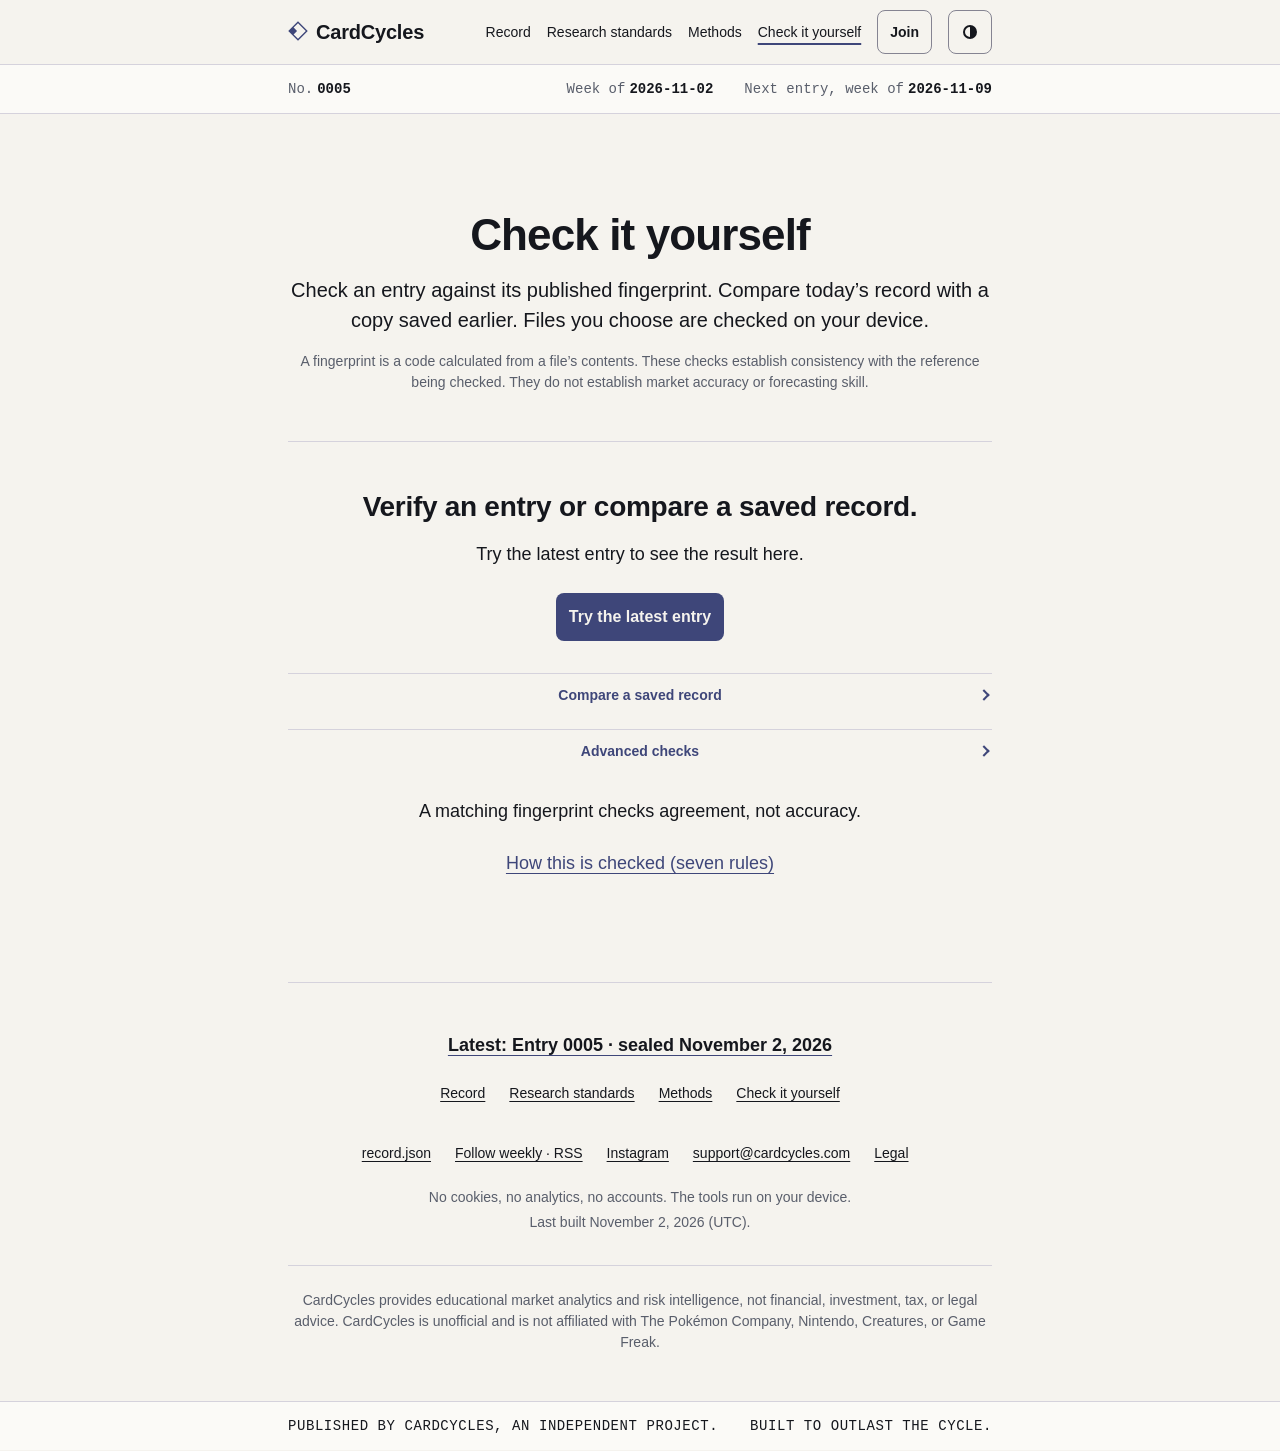
<file: verify/index.html>
<!doctype html>
<html lang="en" class="no-js">
<head>
<meta charset="utf-8">
<meta name="viewport" content="width=device-width, initial-scale=1">
<meta http-equiv="Content-Security-Policy" content="default-src 'none'; script-src 'self'; style-src 'self' 'unsafe-inline'; img-src 'self' data:; connect-src 'self'; base-uri 'none'; form-action 'none'">
<meta name="referrer" content="no-referrer">
<meta name="color-scheme" content="light dark">
<title>Check it yourself · CardCycles</title>
<meta name="description" content="Recompute any fingerprint from the Cycle Record in your browser. Nothing leaves your device.">
<link rel="canonical" href="https://cardcycles.com/verify/">
<meta property="og:site_name" content="CardCycles">
<meta property="og:title" content="Check it yourself · CardCycles">
<meta property="og:description" content="Recompute any fingerprint from the Cycle Record in your browser. Nothing leaves your device.">
<meta property="og:url" content="https://cardcycles.com/verify/">
<meta property="og:type" content="website">
<meta property="og:image" content="https://cardcycles.com/assets/c9cd2ac7cef0.png">
<meta property="og:image:width" content="1200">
<meta property="og:image:height" content="630">
<meta property="og:image:alt" content="CardCycles. Every card has a cycle. A weekly Pokémon card market record, timestamped in Bitcoin.">
<meta name="twitter:card" content="summary_large_image">
<meta name="twitter:title" content="Check it yourself · CardCycles">
<meta name="twitter:description" content="Recompute any fingerprint from the Cycle Record in your browser. Nothing leaves your device.">
<meta name="twitter:url" content="https://cardcycles.com/verify/">
<meta name="twitter:image" content="https://cardcycles.com/assets/c9cd2ac7cef0.png">
<meta name="twitter:image:alt" content="CardCycles. Every card has a cycle. A weekly Pokémon card market record, timestamped in Bitcoin.">
<link rel="alternate" type="application/rss+xml" title="The Cycle Record · CardCycles" href="https://cardcycles.com/feed.xml">
<script type="application/ld+json">{"@context":"https://schema.org","@type":"WebSite","name":"CardCycles","url":"https://cardcycles.com/","description":"A weekly public record about the Pokémon card market, with entry fingerprints and timestamp-proof states. Unofficial. Not advice.","inLanguage":"en"}</script>
<link rel="icon" href="data:image/svg+xml,%3Csvg%20xmlns%3D%22http%3A%2F%2Fwww.w3.org%2F2000%2Fsvg%22%20viewBox%3D%2212%2012%20232%20232%22%20fill%3D%22currentColor%22%20aria-hidden%3D%22true%22%20focusable%3D%22false%22%3E%3Cstyle%3Esvg%7Bcolor%3A%233E4679%7D%40media%28prefers-color-scheme%3Adark%29%7Bsvg%7Bcolor%3A%23B6B4E8%7D%7D%3C%2Fstyle%3E%3Cg%20transform%3D%22rotate%28315%20128%20128%29%22%3E%3Cpath%20fill-rule%3D%22evenodd%22%20d%3D%22M48%2048H208V208H48Z%20M120%2064H192V192H64V120H120Z%22%2F%3E%3C%2Fg%3E%3C%2Fsvg%3E">
<link rel="apple-touch-icon" href="/assets/edbda34895d9.png">
<link rel="stylesheet" href="/assets/0288442badd3.css">
<script src="/assets/6eaeb37964c0.js"></script>
</head>
<body>
<a class="skip" href="#content">Skip to content</a>
<header class="hdr"><div class="wrap"><a class="brand" href="/"><svg viewBox="12 12 232 232" fill="currentColor" aria-hidden="true" focusable="false"><g transform="rotate(315 128 128)"><path fill-rule="evenodd" d="M48 48H208V208H48Z M120 64H192V192H64V120H120Z"/></g></svg><b>CardCycles</b></a><nav class="nav" aria-label="Site"><a class="lk" href="/record/">Record</a><a class="lk" href="/principles/">Research standards</a><a class="lk" href="/methods/">Methods</a><a class="lk" href="/verify/" aria-current="page">Check it yourself</a><a class="btn btn-s header-join" href="/#join">Join</a></nav><div class="tools"><button type="button" class="iconbtn" id="theme" aria-label="Switch to dark theme" title="Switch to dark theme"><svg viewBox="0 0 16 16" aria-hidden="true" focusable="false"><circle cx="8" cy="8" r="6" fill="none" stroke="currentColor" stroke-width="2"/><path d="M8 2a6 6 0 0 1 0 12z" fill="currentColor"/></svg></button><button type="button" class="menubtn" id="menubtn" aria-expanded="false" aria-controls="sheet"><span class="sr" data-menu-label>Menu</span><svg viewBox="0 0 16 16" aria-hidden="true" focusable="false"><path d="M2 4h12M2 8h12M2 12h12" fill="none" stroke="currentColor" stroke-width="2"/></svg></button></div></div></header>
<nav class="sheet" id="sheet" aria-label="Site menu" hidden><a class="lk" href="/record/">Record</a><a class="lk" href="/principles/">Research standards</a><a class="lk" href="/methods/">Methods</a><a class="lk" href="/verify/" aria-current="page">Check it yourself</a><a class="btn btn-p" href="/#join">Join the founding readers</a></nav>
<div class="i-status-anchor" aria-hidden="true"><span data-status-sentinel></span></div>
<section class="i-status" data-status-bar aria-label="Record status"><div class="i-status-stage"><div class="wrap i-status-original"><span class="seg"><span class="status-label">No.</span> <span class="status-value">0005</span></span><span class="seg"><span class="status-label">Week of</span> <span class="status-value">2026-11-02</span></span><span class="seg"><span class="status-label">Next entry, week of</span> <span class="status-value">2026-11-09</span></span></div><div class="wrap i-status-pinned" aria-hidden="true"><span class="i-status-proof">TIMESTAMPED IN BITCOIN</span></div></div><div class="wrap i-status-controls" inert><a class="lk bar-home" href="/" aria-label="CardCycles home"><svg viewBox="12 12 232 232" fill="currentColor" aria-hidden="true" focusable="false"><g transform="rotate(315 128 128)"><path fill-rule="evenodd" d="M48 48H208V208H48Z M120 64H192V192H64V120H120Z"/></g></svg></a><button type="button" class="menubtn" id="barmenubtn" aria-expanded="false" aria-controls="sheet"><span class="sr" data-menu-label>Menu</span><svg viewBox="0 0 16 16" aria-hidden="true" focusable="false"><path d="M2 4h12M2 8h12M2 12h12" fill="none" stroke="currentColor" stroke-width="2"/></svg></button></div></section>
<main class="wrap" id="content" tabindex="-1">
<section class="page-h wrap tool-ui page-head" aria-labelledby="verify-page-title"><div class="m8"><h1 id="verify-page-title">Check it yourself</h1><p class="lede">Check an entry against its published fingerprint. Compare today’s record with a copy saved earlier. Files you choose are checked on your device.</p><p class="small verify-scope">A fingerprint is a code calculated from a file’s contents. These checks establish consistency with the reference being checked. They do not establish market accuracy or forecasting skill.</p></div></section><section class="sec-tight wrap tool-ui layout-section" data-c25-section id="verify-app" data-module="/assets/8703c067fb39.js"><div class="verify-layout"><div class="a"><section class="verify-quick tool-landmark" aria-labelledby="verify-quick-title"><h2 id="verify-quick-title">Verify an entry or compare a saved record.</h2><p>Try the latest entry to see the result here.</p><div class="form-actions"><button type="button" class="btn btn-p" id="try" data-seq4="0005">Try the latest entry</button></div><div id="quick-result" class="result" role="status" aria-live="polite" aria-atomic="true" tabindex="-1" hidden></div><div id="quick-followup" hidden><p>To check against an earlier point in time, compare it with a copy you saved earlier or with the timestamp proof.</p><ul class="verify-followup-links"><li><a class="lk" href="#saved-copy">Compare a saved record</a></li></ul></div></section><details class="verify-saved tool-landmark" id="saved-copy" aria-labelledby="saved-copy-title"><summary id="saved-copy-title">Compare a saved record</summary><p>Paste a saved record.json or its last chain fingerprint. This comparison stays on your device.</p><div class="field"><label for="saved-record">Saved record or chain fingerprint</label><textarea id="saved-record" class="mono" rows="5" spellcheck="false" autocapitalize="off" autocomplete="off"></textarea></div><div class="form-actions"><input type="file" id="saved-file" class="sr" accept=".json,application/json"><label class="btn btn-s" for="saved-file">Choose saved record.json</label><button type="button" class="btn btn-s" id="saved-check">Compare saved copy</button></div><div id="saved-result" class="result" role="status" aria-live="polite" tabindex="-1" hidden></div></details><details class="verify-tech"><summary>Advanced checks</summary><p class="body-note">Check an exact file or object, use a standard tool, or inspect every check.</p><div class="verify-tools"><div class="main"><section class="tool-landmark" aria-labelledby="verify-tool-title"><h2 id="verify-tool-title">Check an exact fingerprint</h2><div id="selftest" class="result selftest" hidden><p class="head">Self-test</p><p class="res"></p></div><noscript><p class="card">This tool runs in your browser and needs JavaScript. Nothing you type is sent anywhere.</p></noscript><div class="field"><label for="paste">Paste the sealed text (JSON)</label><textarea id="paste" class="mono" rows="8" spellcheck="false" autocapitalize="off" autocomplete="off" aria-describedby="verify-input-help"></textarea><p id="verify-input-help" class="help">The checker reads one bounded JSON object locally in this browser.</p><div class="drop" id="drop"><span>Or drop a .json file here</span><input type="file" id="file" class="sr" accept=".json,application/json"><label class="btn btn-s" for="file">Choose a file</label></div></div><div class="field"><label for="expected">Expected full fingerprint (optional)</label><input id="expected" type="text" class="mono w100" spellcheck="false" autocapitalize="off" autocomplete="off" minlength="64" maxlength="64" pattern="[0-9a-f]{64}" placeholder="64 lowercase hexadecimal characters" aria-describedby="verify-expected-help"><span id="verify-expected-help" class="help">Optional: paste a fingerprint you saved elsewhere to compare against it. Leave empty to check the entry against this site.</span></div><p id="prefilled" class="small muted mt16" hidden></p><div class="form-actions"><button type="button" class="btn btn-p" id="check">Check</button><button type="button" class="btn btn-s" id="clear">Clear</button></div><div id="result" class="result" aria-live="polite" aria-atomic="true" tabindex="-1" hidden></div></section><div class="sec-tight"><h2 class="mb16">With a standard tool</h2><ul class="cmds" tabindex="0" role="region" aria-label="Standard-tool commands"><li>On a Mac or Linux:<code>shasum -a 256 entry.json</code></li><li>On Windows:<code>certutil -hashfile entry.json SHA256</code></li><li>Chain step on a Mac or Linux:<code>printf '%s' '{previous chain fingerprint}:{entry fingerprint}' | shasum -a 256</code></li></ul></div><div class="sec-tight prose"><h2>Timestamp proofs</h2><p>Each entry has a Bitcoin timestamp. Its proof is entry.json.ots. OpenTimestamps is an open, independent timestamping standard. Check a proof against the exact entry file with its standard tool. This page does not check proofs because that requires a network connection.</p><p><button type="button" class="btn btn-s" id="run-selftest">Run this page’s self-test</button></p></div></div><span id="verify-proof-complete" hidden>Bitcoin timestamp complete; its proof was checked against the exact entry bytes before publication.</span><aside class="rail tool-ui" aria-labelledby="verify-rules"><div class="card vside"><h2 class="h3" id="verify-rules">Check without us</h2><p class="small">You don’t need this page. The rules are short:</p><ol class="rules sm"><li><p>Text is UTF-8, with Unicode normalized to NFC.</p></li><li><p>Keys are sorted, with no spaces or line breaks between tokens.</p></li><li><p>Sealed text holds no decimal numbers; decimals are written as text.</p></li><li><p>A fingerprint is the SHA-256 of those bytes, written as 64 lowercase hex characters.</p></li><li><p>Each entry file is published in exactly this form, so the file’s SHA-256 is the entry’s fingerprint.</p></li><li><p>A chain fingerprint is the SHA-256 of the previous chain fingerprint, a colon, and the entry’s fingerprint. The first entry starts from sixty-four zeros.</p></li><li><p>Every sealed item carries a random salt, so a short value can’t be guessed from its fingerprint.</p></li></ol></div></aside></div></details></div><aside class="verify-rail" aria-label="How this is checked (seven rules)"><div class="card rail-card"><p>A matching fingerprint checks agreement, not accuracy.</p><a class="lk" href="#verify-rules">How this is checked (seven rules)</a></div></aside></div></section>
</main>
<footer class="ftr"><div class="wrap"><div class="ftr-grid layout-grid" data-c25-grid="footer"><p class="latest"><a class="lk" href="/record/0005/">Latest: Entry 0005 · sealed November 2, 2026</a></p><nav aria-label="Footer"><a class="lk" href="/record/">Record</a><a class="lk" href="/principles/">Research standards</a><a class="lk" href="/methods/">Methods</a><a class="lk" href="/verify/">Check it yourself</a></nav><div class="links"><a class="lk" href="/record.json">record.json</a><a class="lk" href="/record/#follow">Follow weekly · RSS</a><a class="lk" href="https://www.instagram.com/cardcycles/">Instagram</a><a class="lk" href="mailto:support@cardcycles.com">support@cardcycles.com</a><a class="lk" href="/legal/">Legal</a></div><p class="priv">No cookies, no analytics, no accounts. The tools run on your device.</p><p class="built">Last built November 2, 2026 (UTC).</p></div><p class="disc">CardCycles provides educational market analytics and risk intelligence, not financial, investment, tax, or legal advice. CardCycles is unofficial and is not affiliated with The Pokémon Company, Nintendo, Creatures, or Game Freak.</p></div><div class="ftr-seal" data-end-seal><p class="wrap ftr-seal-line"><span>Published by CardCycles, an independent project.</span> <span>Built to outlast the cycle.</span></p></div></footer>
<div id="live" class="sr" aria-live="polite"></div>
<script type="application/json" id="copy-base">{"to_dark":"Switch to dark theme","to_light":"Switch to light theme","menu_open":"Menu","menu_close":"Close","copied":"Copied","copied_live":"Copied to the clipboard","copy_failed":"Couldn’t copy. Select the text and copy it yourself.","eyebrows":["The Cycle Record","Series R · The Record","Research standards","Methods v1.0"]}</script>
<script defer src="/assets/ea23c294675b.js"></script>
<script defer src="/assets/5e2d5e99e088.js"></script>
</body>
</html>
</file>
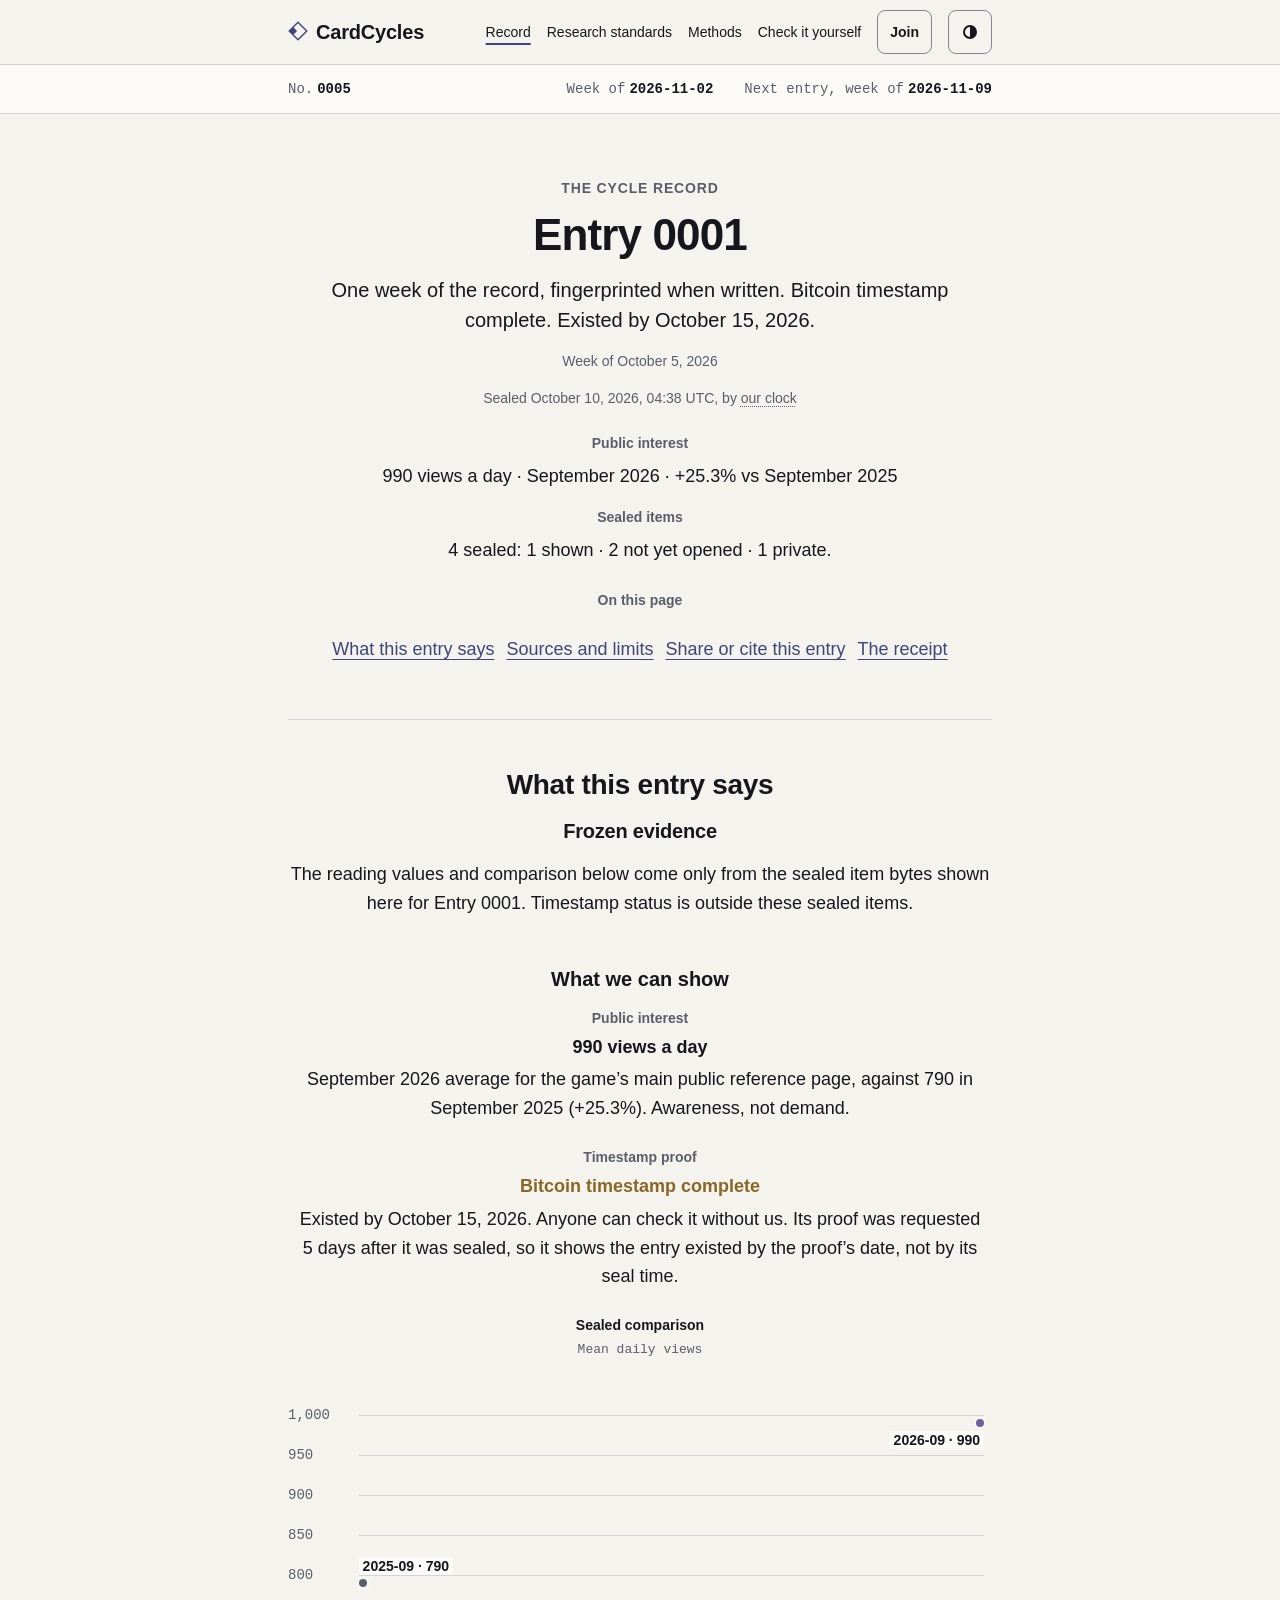
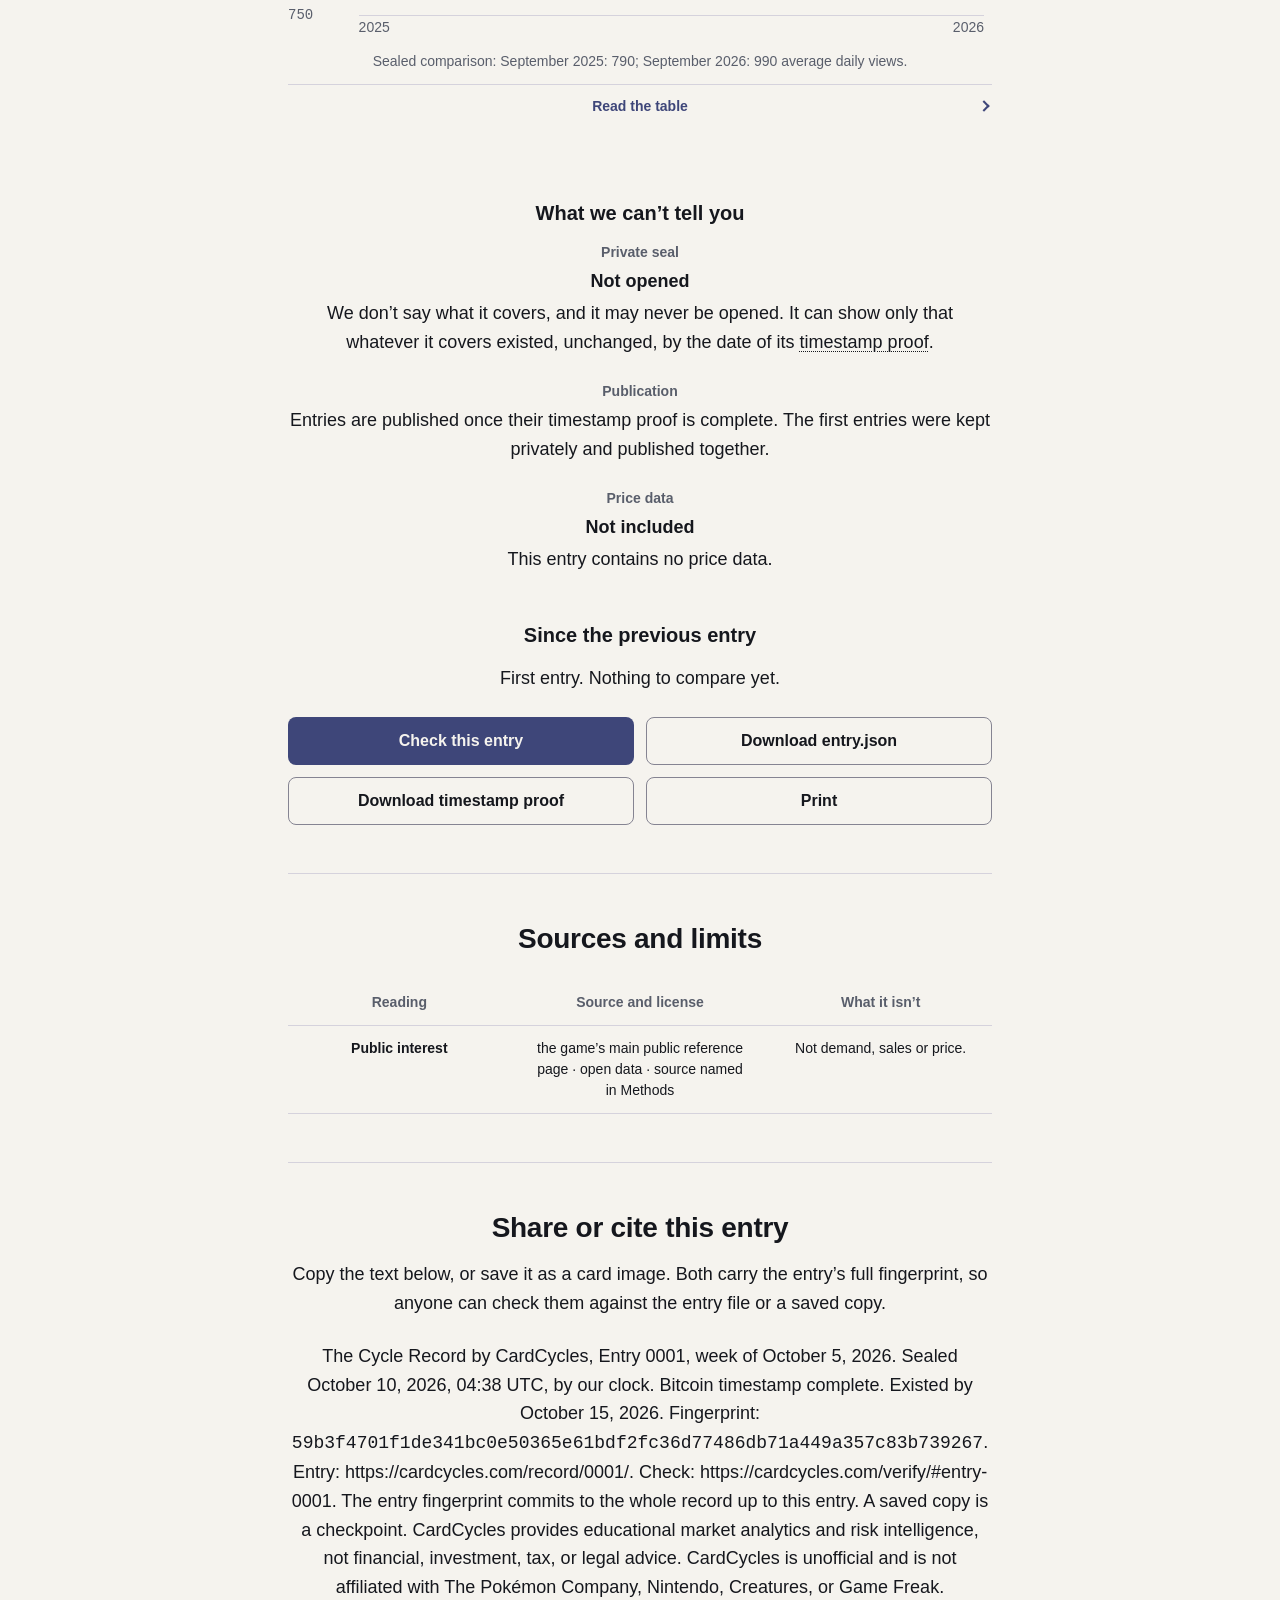
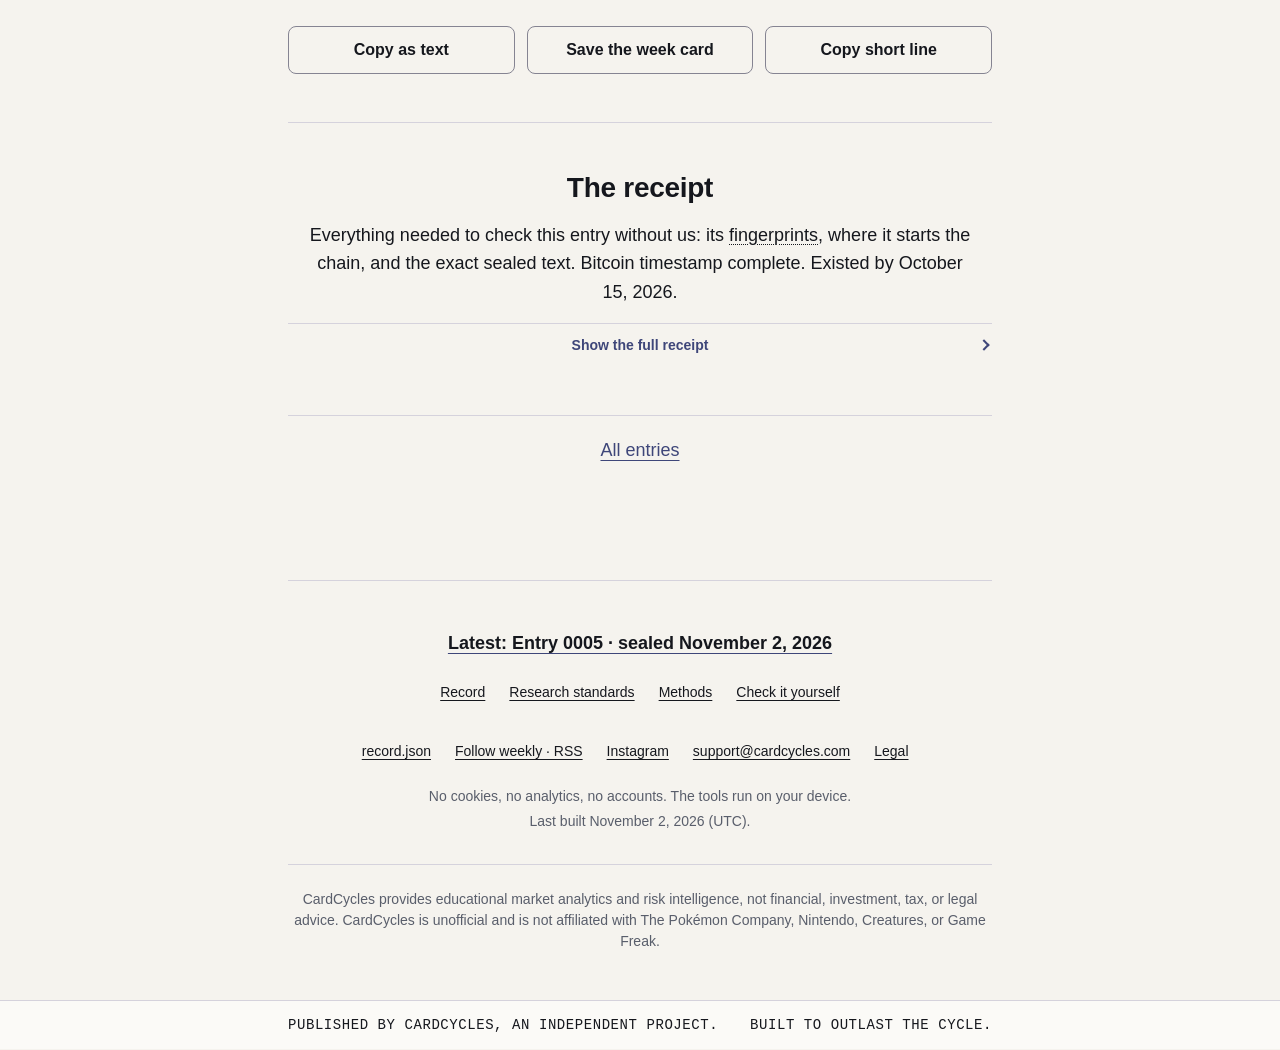
<file: record/0001/index.html>
<!doctype html>
<html lang="en" class="no-js">
<head>
<meta charset="utf-8">
<meta name="viewport" content="width=device-width, initial-scale=1">
<meta http-equiv="Content-Security-Policy" content="default-src 'none'; script-src 'self'; style-src 'self' 'unsafe-inline'; img-src 'self' data:; connect-src 'self'; base-uri 'none'; form-action 'none'">
<meta name="referrer" content="no-referrer">
<meta name="color-scheme" content="light dark">
<title>Entry 0001 · CardCycles</title>
<meta name="description" content="Entry 0001 of the Cycle Record, week of October 5, 2026, with its fingerprint and timestamp-proof state.">
<link rel="canonical" href="https://cardcycles.com/record/0001/">
<meta property="og:site_name" content="CardCycles">
<meta property="og:title" content="Entry 0001 · CardCycles">
<meta property="og:description" content="Entry 0001 of the Cycle Record, week of October 5, 2026, with its fingerprint and timestamp-proof state.">
<meta property="og:url" content="https://cardcycles.com/record/0001/">
<meta property="og:type" content="article">
<meta property="article:published_time" content="2026-10-10T04:38:06Z">
<meta property="og:image" content="https://cardcycles.com/assets/c9cd2ac7cef0.png">
<meta property="og:image:width" content="1200">
<meta property="og:image:height" content="630">
<meta property="og:image:alt" content="CardCycles. Every card has a cycle. A weekly Pokémon card market record, timestamped in Bitcoin.">
<meta name="twitter:card" content="summary_large_image">
<meta name="twitter:title" content="Entry 0001 · CardCycles">
<meta name="twitter:description" content="Entry 0001 of the Cycle Record, week of October 5, 2026, with its fingerprint and timestamp-proof state.">
<meta name="twitter:url" content="https://cardcycles.com/record/0001/">
<meta name="twitter:image" content="https://cardcycles.com/assets/c9cd2ac7cef0.png">
<meta name="twitter:image:alt" content="CardCycles. Every card has a cycle. A weekly Pokémon card market record, timestamped in Bitcoin.">
<link rel="alternate" type="application/rss+xml" title="The Cycle Record · CardCycles" href="https://cardcycles.com/feed.xml">
<script type="application/ld+json">{"@context":"https://schema.org","@type":"WebSite","name":"CardCycles","url":"https://cardcycles.com/","description":"A weekly public record about the Pokémon card market, with entry fingerprints and timestamp-proof states. Unofficial. Not advice.","inLanguage":"en"}</script>
<link rel="icon" href="data:image/svg+xml,%3Csvg%20xmlns%3D%22http%3A%2F%2Fwww.w3.org%2F2000%2Fsvg%22%20viewBox%3D%2212%2012%20232%20232%22%20fill%3D%22currentColor%22%20aria-hidden%3D%22true%22%20focusable%3D%22false%22%3E%3Cstyle%3Esvg%7Bcolor%3A%233E4679%7D%40media%28prefers-color-scheme%3Adark%29%7Bsvg%7Bcolor%3A%23B6B4E8%7D%7D%3C%2Fstyle%3E%3Cg%20transform%3D%22rotate%28315%20128%20128%29%22%3E%3Cpath%20fill-rule%3D%22evenodd%22%20d%3D%22M48%2048H208V208H48Z%20M120%2064H192V192H64V120H120Z%22%2F%3E%3C%2Fg%3E%3C%2Fsvg%3E">
<link rel="apple-touch-icon" href="/assets/edbda34895d9.png">
<link rel="stylesheet" href="/assets/0288442badd3.css">
<script src="/assets/6eaeb37964c0.js"></script>
</head>
<body>
<a class="skip" href="#content">Skip to content</a>
<header class="hdr"><div class="wrap"><a class="brand" href="/"><svg viewBox="12 12 232 232" fill="currentColor" aria-hidden="true" focusable="false"><g transform="rotate(315 128 128)"><path fill-rule="evenodd" d="M48 48H208V208H48Z M120 64H192V192H64V120H120Z"/></g></svg><b>CardCycles</b></a><nav class="nav" aria-label="Site"><a class="lk" href="/record/" aria-current="page">Record</a><a class="lk" href="/principles/">Research standards</a><a class="lk" href="/methods/">Methods</a><a class="lk" href="/verify/">Check it yourself</a><a class="btn btn-s header-join" href="/#join">Join</a></nav><div class="tools"><button type="button" class="iconbtn" id="theme" aria-label="Switch to dark theme" title="Switch to dark theme"><svg viewBox="0 0 16 16" aria-hidden="true" focusable="false"><circle cx="8" cy="8" r="6" fill="none" stroke="currentColor" stroke-width="2"/><path d="M8 2a6 6 0 0 1 0 12z" fill="currentColor"/></svg></button><button type="button" class="menubtn" id="menubtn" aria-expanded="false" aria-controls="sheet"><span class="sr" data-menu-label>Menu</span><svg viewBox="0 0 16 16" aria-hidden="true" focusable="false"><path d="M2 4h12M2 8h12M2 12h12" fill="none" stroke="currentColor" stroke-width="2"/></svg></button></div></div></header>
<nav class="sheet" id="sheet" aria-label="Site menu" hidden><a class="lk" href="/record/" aria-current="page">Record</a><a class="lk" href="/principles/">Research standards</a><a class="lk" href="/methods/">Methods</a><a class="lk" href="/verify/">Check it yourself</a><a class="btn btn-p" href="/#join">Join the founding readers</a></nav>
<div class="i-status-anchor" aria-hidden="true"><span data-status-sentinel></span></div>
<section class="i-status" data-status-bar aria-label="Record status"><div class="i-status-stage"><div class="wrap i-status-original"><span class="seg"><span class="status-label">No.</span> <span class="status-value">0005</span></span><span class="seg"><span class="status-label">Week of</span> <span class="status-value">2026-11-02</span></span><span class="seg"><span class="status-label">Next entry, week of</span> <span class="status-value">2026-11-09</span></span></div><div class="wrap i-status-pinned" aria-hidden="true"><span class="i-status-proof">TIMESTAMPED IN BITCOIN</span></div></div><div class="wrap i-status-controls" inert><a class="lk bar-home" href="/" aria-label="CardCycles home"><svg viewBox="12 12 232 232" fill="currentColor" aria-hidden="true" focusable="false"><g transform="rotate(315 128 128)"><path fill-rule="evenodd" d="M48 48H208V208H48Z M120 64H192V192H64V120H120Z"/></g></svg></a><button type="button" class="menubtn" id="barmenubtn" aria-expanded="false" aria-controls="sheet"><span class="sr" data-menu-label>Menu</span><svg viewBox="0 0 16 16" aria-hidden="true" focusable="false"><path d="M2 4h12M2 8h12M2 12h12" fill="none" stroke="currentColor" stroke-width="2"/></svg></button></div></section>
<main class="wrap" id="content" tabindex="-1">
<section class="page-h wrap page-head entry-head entry-reader"><p class="print-only">The Cycle Record · Entry 0001</p><p class="eyebrow">The Cycle Record</p><h1 class="ent">Entry 0001</h1><p class="lede ent-lede">One week of the record, fingerprinted when written. Bitcoin timestamp complete. Existed by October 15, 2026.</p><div class="meta"><p>Week of October 5, 2026</p><p>Sealed October 10, 2026, 04:38 UTC, by <a class="term" href="/methods/#series-r">our clock</a></p></div><dl class="glance"><div><dt>Public interest</dt><dd>990 views a day · September 2026 · +25.3% vs September 2025</dd></div><div><dt>Sealed items</dt><dd>4 sealed: 1 shown · 2 not yet opened · 1 private.</dd></div></dl><nav class="onpage" aria-label="On this page"><p class="k" aria-hidden="true">On this page</p><div class="lks"><a class="lk" href="#says">What this entry says</a><a class="lk" href="#sources">Sources and limits</a><a class="lk" href="#share">Share or cite this entry</a><a class="lk" href="#receipt">The receipt</a></div></nav></section><section class="sec-tight wrap layout-section" data-c25-section id="says"><h2 class="mb24">What this entry says</h2><article class="card wkp"><div class="frozen-note"><h3>Frozen evidence</h3><p class="body-note">The reading values and comparison below come only from the sealed item bytes shown here for Entry 0001. Timestamp status is outside these sealed items.</p></div><div class="wkp-cols layout-grid" data-c25-grid="frozen"><section><h3 class="wkp-t">What we can show</h3><div class="wkp-show-body"><div data-evidence="frozen"><dl><div class="row"><dt>Public interest</dt><dd class="v">990 views a day</dd><dd class="n">September 2026 average for the game’s main public reference page, against 790 in September 2025 (+25.3%). Awareness, not demand.</dd></div></dl></div><dl data-evidence="current"><div class="row"><dt>Timestamp proof</dt><dd class="v proof-complete">Bitcoin timestamp complete</dd><dd class="n"><span>Existed by October 15, 2026. Anyone can check it without us.</span> <span>Its proof was requested 5 days after it was sealed, so it shows the entry existed by the proof’s date, not by its seal time.</span></dd></div></dl></div><div class="wkp-figures" data-evidence="frozen"><figure class="entry-figure"><figcaption>Sealed comparison</figcaption><p class="i-mini-unit">Mean daily views</p><div class="strip cmp" id="strip-frozen-0001"><div class="i-plot entry-plot"><div class="i-scale"><span class="edge-top" style="--y:0.000000000%">1,000</span><span style="--y:20.000000000%">950</span><span style="--y:40.000000000%">900</span><span style="--y:60.000000000%">850</span><span style="--y:80.000000000%">800</span><span class="edge-bottom" style="--y:100.000000000%">750</span></div><div><div class="stripwrap cmp"><div class="plot splot sm" id="strip-frozen-0001-plot" role="img" aria-label="Sealed comparison: September 2025: 790; September 2026: 990 average daily views." data-dots="[[0.0,&quot;790&quot;,&quot;Sep 2025&quot;],[100.0,&quot;990&quot;,&quot;Sep 2026&quot;]]"><svg viewBox="0 0 1000 1000" preserveAspectRatio="none" aria-hidden="true" focusable="false"><line class="gl" x1="0" x2="1000" y1="1000.0" y2="1000.0"/><line class="gl" x1="0" x2="1000" y1="800.0" y2="800.0"/><line class="gl" x1="0" x2="1000" y1="600.0" y2="600.0"/><line class="gl" x1="0" x2="1000" y1="400.0" y2="400.0"/><line class="gl" x1="0" x2="1000" y1="200.0" y2="200.0"/><line class="gl" x1="0" x2="1000" y1="0.0" y2="0.0"/></svg><span class="sdot" style="--x:0.0%;--y:84.0%"></span><span class="sdot cur" style="--x:100.0%;--y:4.0%"></span><span class="slab start" style="--x:0.0%;--y:84.0%">2025-09 · 790</span><span class="slab end below" style="--x:100.0%;--y:4.0%">2026-09 · 990</span><div class="tip" hidden></div></div><span class="xl ps" style="--x:0.0">2025</span><span class="xl pe" style="--x:1.0">2026</span></div></div></div></div><div class="i-caption">Sealed comparison: September 2025: 790; September 2026: 990 average daily views.</div><details class="view-table"><summary>Read the table</summary><div class="tscroll" role="region" tabindex="0" aria-label="Sealed comparison"><table class="tbl"><caption>Sealed comparison</caption><thead><tr><th scope="col">Month</th><th scope="col">Mean/day</th></tr></thead><tbody><tr><th scope="row">2026-09</th><td>990</td></tr><tr><th scope="row">2025-09</th><td>790</td></tr></tbody></table></div></details></figure></div></section><section><h3 class="wkp-t">What we can’t tell you</h3><dl><div class="row"><dt>Private seal</dt><dd class="v">Not opened</dd><dd class="n">We don’t say what it covers, and it may never be opened. It can show only that whatever it covers existed, unchanged, by the date of its <a class="term" href="/methods/#series-r">timestamp proof</a>.</dd></div><div class="row"><dt>Publication</dt><dd class="n">Entries are published once their timestamp proof is complete. The first entries were kept privately and published together.</dd></div><div class="row"><dt>Price data</dt><dd class="v">Not included</dd><dd class="n">This entry contains no price data.</dd></div></dl></section></div><div class="wkp-f"><div class="wkp-since"><p class="k">Since the previous entry</p><ul><li>First entry. Nothing to compare yet.</li></ul></div><div class="wkp-act"><div class="btns"><button type="button" class="btn btn-p ic-check" id="check-entry">Check this entry</button><a class="btn btn-s ic-dl" href="/record/0001/entry.json" download>Download entry.json</a><a class="btn btn-s ic-dl" href="/record/0001/entry.json.ots" download>Download timestamp proof</a><button type="button" class="btn btn-s" data-print="1">Print</button></div></div><div class="result" id="check-entry-out" hidden aria-live="polite" tabindex="-1"></div></div></article></section><section class="sec-tight wrap layout-section" data-c25-section id="sources"><h2>Sources and limits</h2><table class="tbl readings-tbl responsive-table"><thead><tr><th scope="col">Reading</th><th scope="col">Source and license</th><th scope="col">What it isn’t</th></tr></thead><tbody><tr><th scope="row" data-label="Reading"><span class="rname"><span class="nw">Public interest</span></span></th><td data-label="Source and license">the game’s main public reference page · open data · source named in Methods</td><td data-label="What it isn’t">Not demand, sales or price.</td></tr></tbody></table></section><section class="sec-tight wrap share-sec layout-section" data-c25-section id="share"><h2 class="mb16">Share or cite this entry</h2><p class="m8">Copy the text below, or save it as a card image. Both carry the entry’s full fingerprint, so anyone can check them against the entry file or a saved copy.</p><p class="cite">The Cycle Record by CardCycles, Entry 0001, week of October 5, 2026. Sealed October 10, 2026, 04:38 UTC, by our clock. Bitcoin timestamp complete. Existed by October 15, 2026. Fingerprint: <span class="fp">59b3f4701f1de341bc0e50365e61bdf2fc36d77486db71a449a357c83b739267</span>. Entry: https://cardcycles.com/record/0001/. Check: https://cardcycles.com/verify/#entry-0001. The entry fingerprint commits to the whole record up to this entry. A saved copy is a checkpoint. CardCycles provides educational market analytics and risk intelligence, not financial, investment, tax, or legal advice. CardCycles is unofficial and is not affiliated with The Pokémon Company, Nintendo, Creatures, or Game Freak.</p><div class="btns"><button type="button" class="btn btn-s" data-copy="The Cycle Record by CardCycles, Entry 0001, week of October 5, 2026. Sealed October 10, 2026, 04:38 UTC, by our clock. Bitcoin timestamp complete. Existed by October 15, 2026. Fingerprint: 59b3f4701f1de341bc0e50365e61bdf2fc36d77486db71a449a357c83b739267. Entry: https://cardcycles.com/record/0001/. Check: https://cardcycles.com/verify/#entry-0001. The entry fingerprint commits to the whole record up to this entry. A saved copy is a checkpoint. CardCycles provides educational market analytics and risk intelligence, not financial, investment, tax, or legal advice. CardCycles is unofficial and is not affiliated with The Pokémon Company, Nintendo, Creatures, or Game Freak." data-copied="Copied the citation for Entry 0001." data-reveal hidden>Copy as text</button><button type="button" class="btn btn-s" data-card data-reveal hidden>Save the week card</button><button type="button" class="btn btn-s" data-copy="The Cycle Record · Entry 0001 · week of October 5, 2026 · 59b3f4701f1de341 · https://cardcycles.com/record/0001/" data-reveal hidden>Copy short line</button></div></section><section class="sec-tight wrap layout-section" data-c25-section id="receipt"><h2 class="mb16">The receipt</h2><p class="m8">Everything needed to check this entry without us: its <a class="term" href="/methods/#series-r">fingerprints</a>, where it starts the chain, and the exact sealed text. <span>Bitcoin timestamp complete. Existed by October 15, 2026.</span></p><details class="receipt"><summary>Show the full receipt</summary><div class="rc-sec"><h3>Where it sits in the record</h3><div class="fpblock proof-complete"><span class="k">Previous chain fingerprint</span><button type="button" class="copybtn noprint" data-copy="0000000000000000000000000000000000000000000000000000000000000000" aria-label="Copy previous chain fingerprint">Copy</button><span class="fp fp2"><span>0000 0000 0000 0000 0000 0000 0000 0000</span><span>0000 0000 0000 0000 0000 0000 0000 0000</span></span></div><p class="small muted mt8">This is the first entry. Its previous chain fingerprint is sixty-four zeros by design.</p><div class="stitch"></div><div class="fpblock proof-complete"><span class="k">This entry’s fingerprint</span><button type="button" class="copybtn noprint" data-copy="59b3f4701f1de341bc0e50365e61bdf2fc36d77486db71a449a357c83b739267" aria-label="Copy this entry’s fingerprint">Copy</button><span class="fp fp2"><span>59b3 f470 1f1d e341 bc0e 5036 5e61 bdf2</span><span>fc36 d774 86db 71a4 49a3 57c8 3b73 9267</span></span></div><div class="stitch"></div><div class="fpblock proof-complete"><span class="k">This entry’s <a class="term" href="/methods/#series-r">chain fingerprint</a></span><button type="button" class="copybtn noprint" data-copy="e92ca30642fe61edc7937ac8ff898393127169dd6170257ff1f2fa86a7e859ca" aria-label="Copy this entry’s chain fingerprint">Copy</button><span class="fp fp2"><span>e92c a306 42fe 61ed c793 7ac8 ff89 8393</span><span>1271 69dd 6170 257f f1f2 fa86 a7e8 59ca</span></span></div></div><div class="rc-sec rc-items"><h3>What was sealed</h3><table class="tbl items-tbl responsive-table"><thead><tr><th scope="col">Item</th><th scope="col">State</th><th scope="col">What it holds</th><th scope="col">Fingerprint (short form)</th><th scope="col" class="r noprint">Check or download</th></tr></thead><tbody><tr><th scope="row" data-label="Item">Sealed item A</th><td data-label="State"><span class="chips"><span class="chip">Opened</span></span></td><td data-label="What it holds">Public interest</td><td data-label="Fingerprint (short form)"><span class="fpc"><span class="fp">8e64 f1c2 c6a3 c3e8…</span><button type="button" class="copybtn noprint" data-copy="8e64f1c2c6a3c3e898cbbf084792079694ec8d0432508beb93273a6163ed4d8c" aria-label="Copy sealed item A">Copy</button></span></td><td class="noprint" data-label="Check or download"><span class="act noprint"><span class="check-out" id="check-item-A" hidden></span><button type="button" class="btn btn-s ic-check" data-check-item="A" aria-label="Check this item: Sealed item A">Check this item</button><a class="btn btn-s ic-dl" href="/record/0001/opened/A.json" download aria-label="A.json, download sealed item A">A.json</a></span></td></tr><tr><th scope="row" data-label="Item">Sealed item B</th><td data-label="State"><span class="chips"><span class="chip">Not opened</span></span></td><td data-label="What it holds">Some sealed items are opened later. Some never are.</td><td data-label="Fingerprint (short form)"><span class="fpc"><span class="fp">8430 1ff7 5bf9 7bb4…</span><button type="button" class="copybtn noprint" data-copy="84301ff75bf97bb41db7dbd22210eaaca0537d81415ff0b273316ed6f2341f1c" aria-label="Copy sealed item B">Copy</button></span></td><td class="noprint" data-label="Check or download"></td></tr><tr><th scope="row" data-label="Item">Sealed item C</th><td data-label="State"><span class="chips"><span class="chip">Not opened</span></span></td><td data-label="What it holds">Some sealed items are opened later. Some never are.</td><td data-label="Fingerprint (short form)"><span class="fpc"><span class="fp">82d9 bc64 d85e 2c1e…</span><button type="button" class="copybtn noprint" data-copy="82d9bc64d85e2c1e5864a6a624c016760728ebd614f2cb252cffafd3ab8162d6" aria-label="Copy sealed item C">Copy</button></span></td><td class="noprint" data-label="Check or download"></td></tr><tr class="has-note"><th scope="row" data-label="Item"><a class="term lk" href="/methods/#series-r">Private seal</a></th><td data-label="State"><span class="chips"><span class="chip">Private</span></span></td><td data-label="What it holds">Kept private</td><td data-label="Fingerprint (short form)"><span class="fpc"><span class="fp">75cb d806 30d3 0437…</span><button type="button" class="copybtn noprint" data-copy="75cbd80630d304373eec5b7ebedbfccf03fecac1dc8bb91e2d2276078c35b51a" aria-label="Copy private seal">Copy</button></span></td><td class="noprint" data-label="Check or download"></td></tr><tr class="note"><td colspan="5">We don’t say what it covers, and it may never be opened. It can show only that whatever it covers existed, unchanged, by the date of its timestamp proof.</td></tr></tbody></table></div><div class="rc-sec rawblk"><h3>The exact sealed text</h3><p class="body-note">This is the entry exactly as sealed, one line, no spaces. Its SHA-256 is the entry’s fingerprint.</p><div class="row2"><pre>{"corrects":null,"missed_weeks":[],"notes":["INSUFFICIENT_DATA"],"prev_chain_hash":"0000000000000000000000000000000000000000000000000000000000000000","schema":"cycle-record/1","sealed_at":"2026-10-10T04:38:06Z","sealed_items":[{"label":"Sealed item A","sha256":"8e64f1c2c6a3c3e898cbbf084792079694ec8d0432508beb93273a6163ed4d8c"},{"label":"Sealed item B","sha256":"84301ff75bf97bb41db7dbd22210eaaca0537d81415ff0b273316ed6f2341f1c"},{"label":"Sealed item C","sha256":"82d9bc64d85e2c1e5864a6a624c016760728ebd614f2cb252cffafd3ab8162d6"},{"label":"Private seal","sha256":"75cbd80630d304373eec5b7ebedbfccf03fecac1dc8bb91e2d2276078c35b51a"}],"seq":1,"week_start":"2026-10-05"}</pre><button type="button" class="copybtn" data-copy="{&quot;corrects&quot;:null,&quot;missed_weeks&quot;:[],&quot;notes&quot;:[&quot;INSUFFICIENT_DATA&quot;],&quot;prev_chain_hash&quot;:&quot;0000000000000000000000000000000000000000000000000000000000000000&quot;,&quot;schema&quot;:&quot;cycle-record/1&quot;,&quot;sealed_at&quot;:&quot;2026-10-10T04:38:06Z&quot;,&quot;sealed_items&quot;:[{&quot;label&quot;:&quot;Sealed item A&quot;,&quot;sha256&quot;:&quot;8e64f1c2c6a3c3e898cbbf084792079694ec8d0432508beb93273a6163ed4d8c&quot;},{&quot;label&quot;:&quot;Sealed item B&quot;,&quot;sha256&quot;:&quot;84301ff75bf97bb41db7dbd22210eaaca0537d81415ff0b273316ed6f2341f1c&quot;},{&quot;label&quot;:&quot;Sealed item C&quot;,&quot;sha256&quot;:&quot;82d9bc64d85e2c1e5864a6a624c016760728ebd614f2cb252cffafd3ab8162d6&quot;},{&quot;label&quot;:&quot;Private seal&quot;,&quot;sha256&quot;:&quot;75cbd80630d304373eec5b7ebedbfccf03fecac1dc8bb91e2d2276078c35b51a&quot;}],&quot;seq&quot;:1,&quot;week_start&quot;:&quot;2026-10-05&quot;}" aria-label="Copy the exact sealed text">Copy</button></div></div></details></section><div class="wrap"><nav class="pager" aria-label="Entries"><a class="lk" href="/record/">All entries</a></nav></div><section class="wrap"><p class="print-only small">Printed from the Cycle Record. Check this entry at cardcycles.com/verify.</p></section><span id="card-proof" hidden>Bitcoin timestamp complete. Existed by October 15, 2026.</span>
</main>
<footer class="ftr"><div class="wrap"><div class="ftr-grid layout-grid" data-c25-grid="footer"><p class="latest"><a class="lk" href="/record/0005/">Latest: Entry 0005 · sealed November 2, 2026</a></p><nav aria-label="Footer"><a class="lk" href="/record/">Record</a><a class="lk" href="/principles/">Research standards</a><a class="lk" href="/methods/">Methods</a><a class="lk" href="/verify/">Check it yourself</a></nav><div class="links"><a class="lk" href="/record.json">record.json</a><a class="lk" href="/record/#follow">Follow weekly · RSS</a><a class="lk" href="https://www.instagram.com/cardcycles/">Instagram</a><a class="lk" href="mailto:support@cardcycles.com">support@cardcycles.com</a><a class="lk" href="/legal/">Legal</a></div><p class="priv">No cookies, no analytics, no accounts. The tools run on your device.</p><p class="built">Last built November 2, 2026 (UTC).</p></div><p class="disc">CardCycles provides educational market analytics and risk intelligence, not financial, investment, tax, or legal advice. CardCycles is unofficial and is not affiliated with The Pokémon Company, Nintendo, Creatures, or Game Freak.</p></div><div class="ftr-seal" data-end-seal><p class="wrap ftr-seal-line"><span>Published by CardCycles, an independent project.</span> <span>Built to outlast the cycle.</span></p></div></footer>
<div id="live" class="sr" aria-live="polite"></div>
<script type="application/json" id="copy-base">{"to_dark":"Switch to dark theme","to_light":"Switch to light theme","menu_open":"Menu","menu_close":"Close","copied":"Copied","copied_live":"Copied to the clipboard","copy_failed":"Couldn’t copy. Select the text and copy it yourself.","eyebrows":["The Cycle Record","Series R · The Record","Research standards","Methods v1.0"]}</script>
<script type="application/json" id="card-data">{"seq4":"0001","hash":"59b3f4701f1de341bc0e50365e61bdf2fc36d77486db71a449a357c83b739267","kicker":"CardCycles · The Cycle Record","title":"Entry 0001 · Week of October 5, 2026","pos":"Week 1 of 52","sealed":"Sealed October 10, 2026, 04:38 UTC, by our clock","proof_complete":true,"proof":"Timestamp proof: complete. Existed by October 15, 2026.","market":"","interest":"Public interest: 990 views a day in September 2026, against 790 a year earlier. Awareness, not demand.","fp":"Fingerprint (all 64 characters)","url":"https://cardcycles.com/record/0001/","check_url":"https://cardcycles.com/verify/#entry-0001","disclaimer":"CardCycles provides educational market analytics and risk intelligence, not financial, investment, tax, or legal advice. CardCycles is unofficial and is not affiliated with The Pokémon Company, Nintendo, Creatures, or Game Freak.","preview":""}</script>
<script type="application/json" id="copy-entry">{"match":"Match. This text’s fingerprint is the one sealed in Entry 0001.","chain_first":"The chain link holds: it starts from sixty-four zeros.","chain":"","nomatch":"No match.","hint":"One changed character inside a key or a value changes the fingerprint. Spacing, line breaks and key order don’t, because this page puts the text in canonical form first.","matches":"Matches its seal"}</script>
<script type="application/json" id="entry-data">{"seq":1,"text":"{\"corrects\":null,\"missed_weeks\":[],\"notes\":[\"INSUFFICIENT_DATA\"],\"prev_chain_hash\":\"0000000000000000000000000000000000000000000000000000000000000000\",\"schema\":\"cycle-record/1\",\"sealed_at\":\"2026-10-10T04:38:06Z\",\"sealed_items\":[{\"label\":\"Sealed item A\",\"sha256\":\"8e64f1c2c6a3c3e898cbbf084792079694ec8d0432508beb93273a6163ed4d8c\"},{\"label\":\"Sealed item B\",\"sha256\":\"84301ff75bf97bb41db7dbd22210eaaca0537d81415ff0b273316ed6f2341f1c\"},{\"label\":\"Sealed item C\",\"sha256\":\"82d9bc64d85e2c1e5864a6a624c016760728ebd614f2cb252cffafd3ab8162d6\"},{\"label\":\"Private seal\",\"sha256\":\"75cbd80630d304373eec5b7ebedbfccf03fecac1dc8bb91e2d2276078c35b51a\"}],\"seq\":1,\"week_start\":\"2026-10-05\"}","entry_hash":"59b3f4701f1de341bc0e50365e61bdf2fc36d77486db71a449a357c83b739267","chain_hash":"e92ca30642fe61edc7937ac8ff898393127169dd6170257ff1f2fa86a7e859ca","prev":"0000000000000000000000000000000000000000000000000000000000000000","items":{"A":{"base64":"[base64]","sha256":"8e64f1c2c6a3c3e898cbbf084792079694ec8d0432508beb93273a6163ed4d8c"}}}</script>
<script defer src="/assets/ea23c294675b.js"></script>
<script defer src="/assets/fbbca9302120.js"></script>
<script defer src="/assets/bfe5a33455b0.js"></script>
<script defer src="/assets/7c25d0d4d134.js"></script>
<script defer src="/assets/6c02a3804219.js"></script>
</body>
</html>
</file>
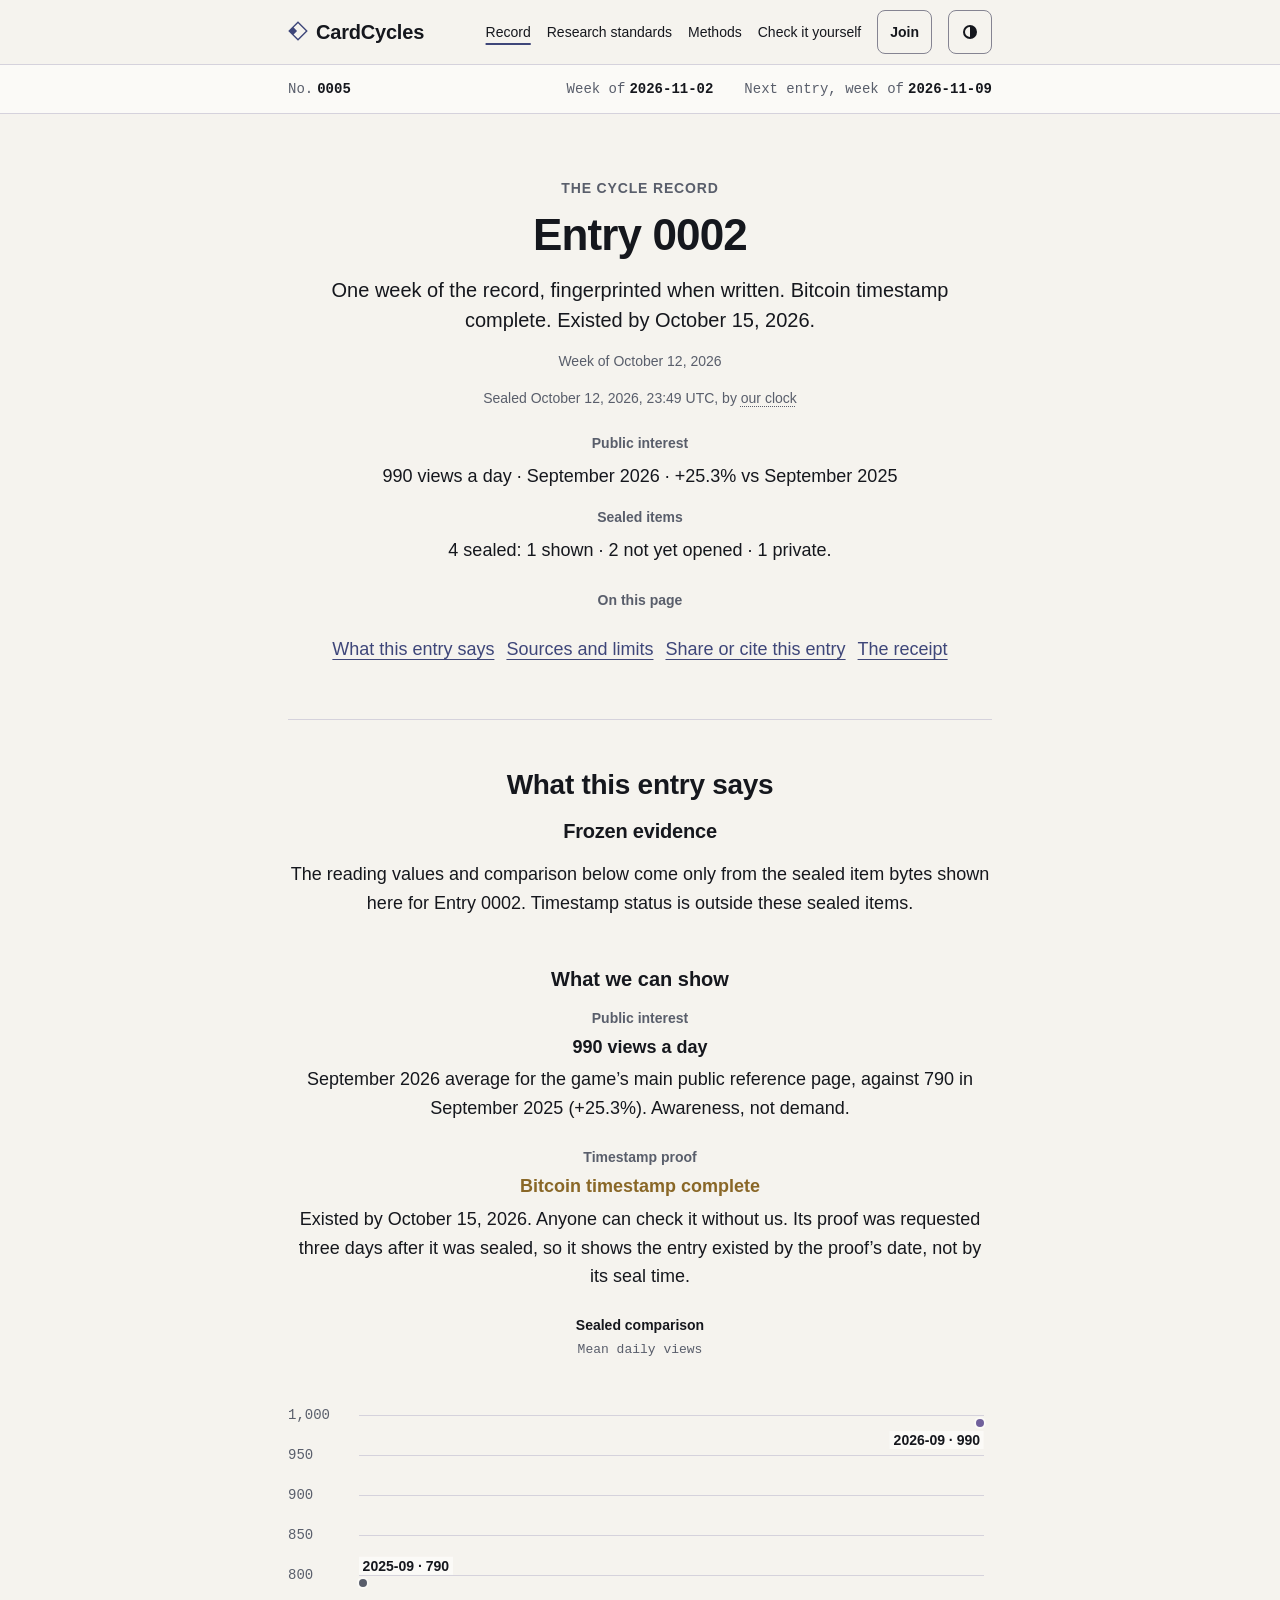
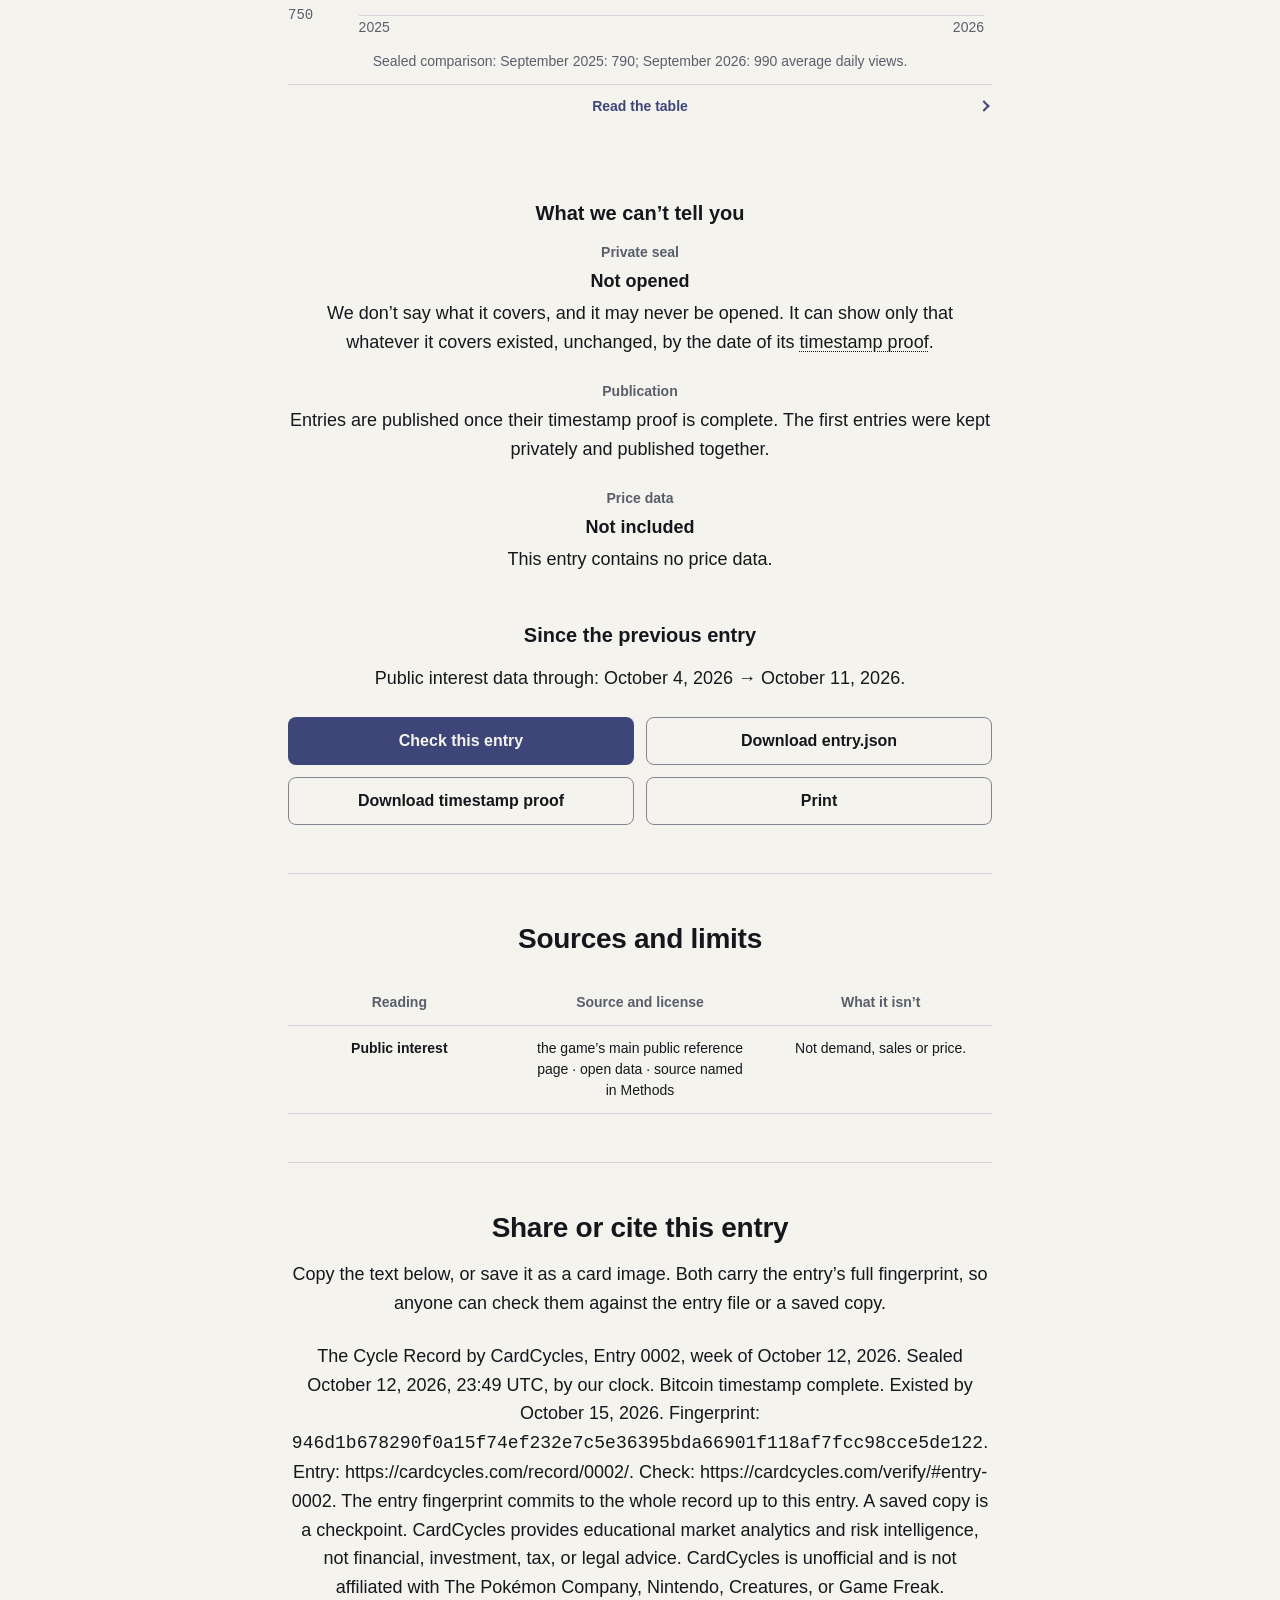
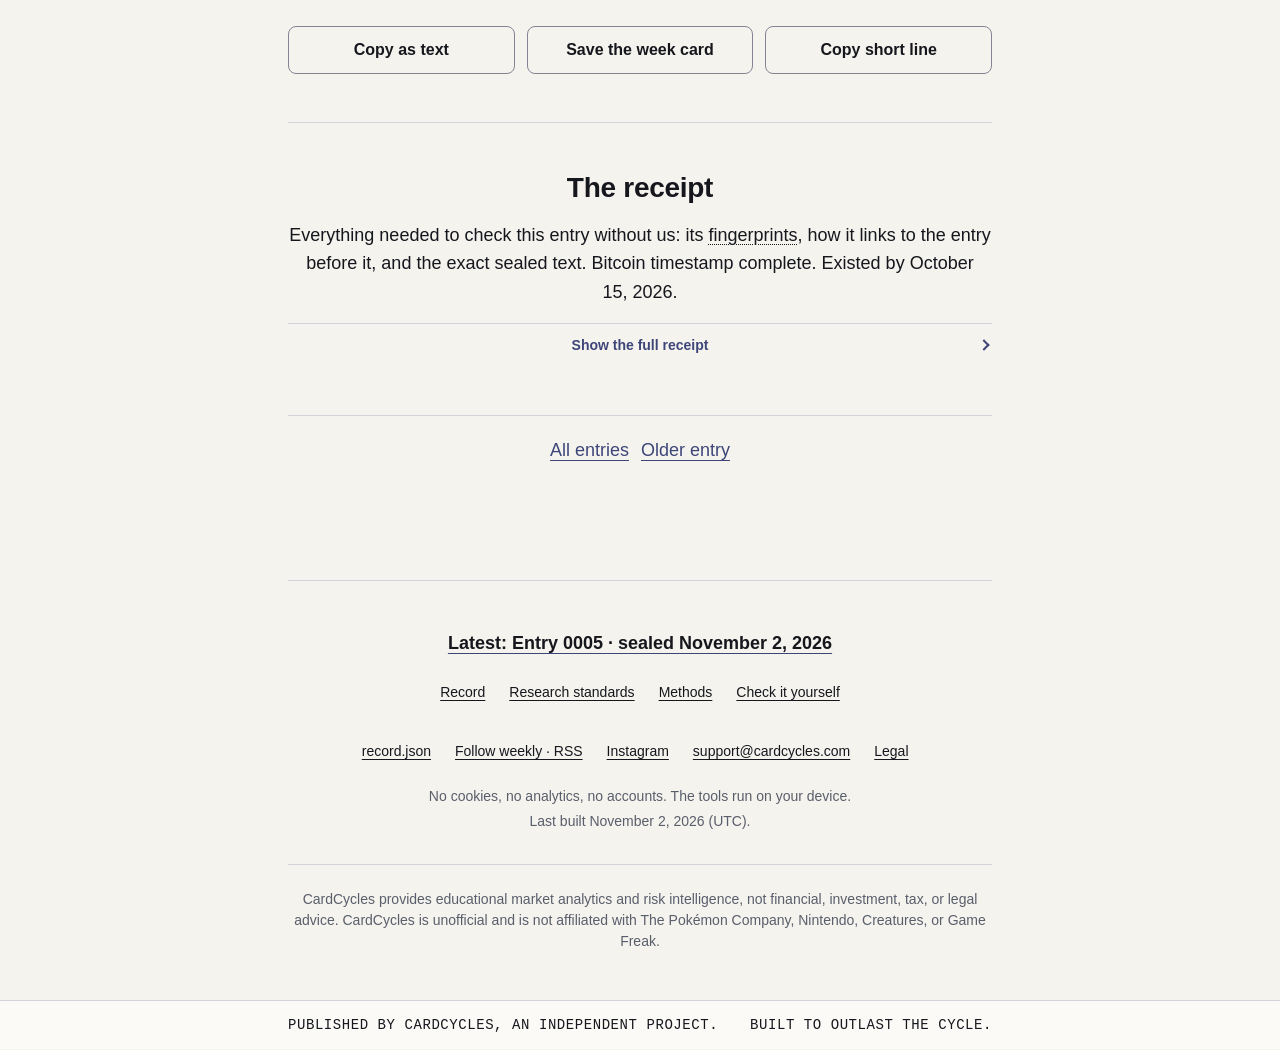
<file: record/0002/index.html>
<!doctype html>
<html lang="en" class="no-js">
<head>
<meta charset="utf-8">
<meta name="viewport" content="width=device-width, initial-scale=1">
<meta http-equiv="Content-Security-Policy" content="default-src 'none'; script-src 'self'; style-src 'self' 'unsafe-inline'; img-src 'self' data:; connect-src 'self'; base-uri 'none'; form-action 'none'">
<meta name="referrer" content="no-referrer">
<meta name="color-scheme" content="light dark">
<title>Entry 0002 · CardCycles</title>
<meta name="description" content="Entry 0002 of the Cycle Record, week of October 12, 2026, with its fingerprint and timestamp-proof state.">
<link rel="canonical" href="https://cardcycles.com/record/0002/">
<meta property="og:site_name" content="CardCycles">
<meta property="og:title" content="Entry 0002 · CardCycles">
<meta property="og:description" content="Entry 0002 of the Cycle Record, week of October 12, 2026, with its fingerprint and timestamp-proof state.">
<meta property="og:url" content="https://cardcycles.com/record/0002/">
<meta property="og:type" content="article">
<meta property="article:published_time" content="2026-10-12T23:49:56Z">
<meta property="og:image" content="https://cardcycles.com/assets/c9cd2ac7cef0.png">
<meta property="og:image:width" content="1200">
<meta property="og:image:height" content="630">
<meta property="og:image:alt" content="CardCycles. Every card has a cycle. A weekly Pokémon card market record, timestamped in Bitcoin.">
<meta name="twitter:card" content="summary_large_image">
<meta name="twitter:title" content="Entry 0002 · CardCycles">
<meta name="twitter:description" content="Entry 0002 of the Cycle Record, week of October 12, 2026, with its fingerprint and timestamp-proof state.">
<meta name="twitter:url" content="https://cardcycles.com/record/0002/">
<meta name="twitter:image" content="https://cardcycles.com/assets/c9cd2ac7cef0.png">
<meta name="twitter:image:alt" content="CardCycles. Every card has a cycle. A weekly Pokémon card market record, timestamped in Bitcoin.">
<link rel="alternate" type="application/rss+xml" title="The Cycle Record · CardCycles" href="https://cardcycles.com/feed.xml">
<script type="application/ld+json">{"@context":"https://schema.org","@type":"WebSite","name":"CardCycles","url":"https://cardcycles.com/","description":"A weekly public record about the Pokémon card market, with entry fingerprints and timestamp-proof states. Unofficial. Not advice.","inLanguage":"en"}</script>
<link rel="icon" href="data:image/svg+xml,%3Csvg%20xmlns%3D%22http%3A%2F%2Fwww.w3.org%2F2000%2Fsvg%22%20viewBox%3D%2212%2012%20232%20232%22%20fill%3D%22currentColor%22%20aria-hidden%3D%22true%22%20focusable%3D%22false%22%3E%3Cstyle%3Esvg%7Bcolor%3A%233E4679%7D%40media%28prefers-color-scheme%3Adark%29%7Bsvg%7Bcolor%3A%23B6B4E8%7D%7D%3C%2Fstyle%3E%3Cg%20transform%3D%22rotate%28315%20128%20128%29%22%3E%3Cpath%20fill-rule%3D%22evenodd%22%20d%3D%22M48%2048H208V208H48Z%20M120%2064H192V192H64V120H120Z%22%2F%3E%3C%2Fg%3E%3C%2Fsvg%3E">
<link rel="apple-touch-icon" href="/assets/edbda34895d9.png">
<link rel="stylesheet" href="/assets/0288442badd3.css">
<script src="/assets/6eaeb37964c0.js"></script>
</head>
<body>
<a class="skip" href="#content">Skip to content</a>
<header class="hdr"><div class="wrap"><a class="brand" href="/"><svg viewBox="12 12 232 232" fill="currentColor" aria-hidden="true" focusable="false"><g transform="rotate(315 128 128)"><path fill-rule="evenodd" d="M48 48H208V208H48Z M120 64H192V192H64V120H120Z"/></g></svg><b>CardCycles</b></a><nav class="nav" aria-label="Site"><a class="lk" href="/record/" aria-current="page">Record</a><a class="lk" href="/principles/">Research standards</a><a class="lk" href="/methods/">Methods</a><a class="lk" href="/verify/">Check it yourself</a><a class="btn btn-s header-join" href="/#join">Join</a></nav><div class="tools"><button type="button" class="iconbtn" id="theme" aria-label="Switch to dark theme" title="Switch to dark theme"><svg viewBox="0 0 16 16" aria-hidden="true" focusable="false"><circle cx="8" cy="8" r="6" fill="none" stroke="currentColor" stroke-width="2"/><path d="M8 2a6 6 0 0 1 0 12z" fill="currentColor"/></svg></button><button type="button" class="menubtn" id="menubtn" aria-expanded="false" aria-controls="sheet"><span class="sr" data-menu-label>Menu</span><svg viewBox="0 0 16 16" aria-hidden="true" focusable="false"><path d="M2 4h12M2 8h12M2 12h12" fill="none" stroke="currentColor" stroke-width="2"/></svg></button></div></div></header>
<nav class="sheet" id="sheet" aria-label="Site menu" hidden><a class="lk" href="/record/" aria-current="page">Record</a><a class="lk" href="/principles/">Research standards</a><a class="lk" href="/methods/">Methods</a><a class="lk" href="/verify/">Check it yourself</a><a class="btn btn-p" href="/#join">Join the founding readers</a></nav>
<div class="i-status-anchor" aria-hidden="true"><span data-status-sentinel></span></div>
<section class="i-status" data-status-bar aria-label="Record status"><div class="i-status-stage"><div class="wrap i-status-original"><span class="seg"><span class="status-label">No.</span> <span class="status-value">0005</span></span><span class="seg"><span class="status-label">Week of</span> <span class="status-value">2026-11-02</span></span><span class="seg"><span class="status-label">Next entry, week of</span> <span class="status-value">2026-11-09</span></span></div><div class="wrap i-status-pinned" aria-hidden="true"><span class="i-status-proof">TIMESTAMPED IN BITCOIN</span></div></div><div class="wrap i-status-controls" inert><a class="lk bar-home" href="/" aria-label="CardCycles home"><svg viewBox="12 12 232 232" fill="currentColor" aria-hidden="true" focusable="false"><g transform="rotate(315 128 128)"><path fill-rule="evenodd" d="M48 48H208V208H48Z M120 64H192V192H64V120H120Z"/></g></svg></a><button type="button" class="menubtn" id="barmenubtn" aria-expanded="false" aria-controls="sheet"><span class="sr" data-menu-label>Menu</span><svg viewBox="0 0 16 16" aria-hidden="true" focusable="false"><path d="M2 4h12M2 8h12M2 12h12" fill="none" stroke="currentColor" stroke-width="2"/></svg></button></div></section>
<main class="wrap" id="content" tabindex="-1">
<section class="page-h wrap page-head entry-head entry-reader"><p class="print-only">The Cycle Record · Entry 0002</p><p class="eyebrow">The Cycle Record</p><h1 class="ent">Entry 0002</h1><p class="lede ent-lede">One week of the record, fingerprinted when written. Bitcoin timestamp complete. Existed by October 15, 2026.</p><div class="meta"><p>Week of October 12, 2026</p><p>Sealed October 12, 2026, 23:49 UTC, by <a class="term" href="/methods/#series-r">our clock</a></p></div><dl class="glance"><div><dt>Public interest</dt><dd>990 views a day · September 2026 · +25.3% vs September 2025</dd></div><div><dt>Sealed items</dt><dd>4 sealed: 1 shown · 2 not yet opened · 1 private.</dd></div></dl><nav class="onpage" aria-label="On this page"><p class="k" aria-hidden="true">On this page</p><div class="lks"><a class="lk" href="#says">What this entry says</a><a class="lk" href="#sources">Sources and limits</a><a class="lk" href="#share">Share or cite this entry</a><a class="lk" href="#receipt">The receipt</a></div></nav></section><section class="sec-tight wrap layout-section" data-c25-section id="says"><h2 class="mb24">What this entry says</h2><article class="card wkp"><div class="frozen-note"><h3>Frozen evidence</h3><p class="body-note">The reading values and comparison below come only from the sealed item bytes shown here for Entry 0002. Timestamp status is outside these sealed items.</p></div><div class="wkp-cols layout-grid" data-c25-grid="frozen"><section><h3 class="wkp-t">What we can show</h3><div class="wkp-show-body"><div data-evidence="frozen"><dl><div class="row"><dt>Public interest</dt><dd class="v">990 views a day</dd><dd class="n">September 2026 average for the game’s main public reference page, against 790 in September 2025 (+25.3%). Awareness, not demand.</dd></div></dl></div><dl data-evidence="current"><div class="row"><dt>Timestamp proof</dt><dd class="v proof-complete">Bitcoin timestamp complete</dd><dd class="n"><span>Existed by October 15, 2026. Anyone can check it without us.</span> <span>Its proof was requested three days after it was sealed, so it shows the entry existed by the proof’s date, not by its seal time.</span></dd></div></dl></div><div class="wkp-figures" data-evidence="frozen"><figure class="entry-figure"><figcaption>Sealed comparison</figcaption><p class="i-mini-unit">Mean daily views</p><div class="strip cmp" id="strip-frozen-0002"><div class="i-plot entry-plot"><div class="i-scale"><span class="edge-top" style="--y:0.000000000%">1,000</span><span style="--y:20.000000000%">950</span><span style="--y:40.000000000%">900</span><span style="--y:60.000000000%">850</span><span style="--y:80.000000000%">800</span><span class="edge-bottom" style="--y:100.000000000%">750</span></div><div><div class="stripwrap cmp"><div class="plot splot sm" id="strip-frozen-0002-plot" role="img" aria-label="Sealed comparison: September 2025: 790; September 2026: 990 average daily views." data-dots="[[0.0,&quot;790&quot;,&quot;Sep 2025&quot;],[100.0,&quot;990&quot;,&quot;Sep 2026&quot;]]"><svg viewBox="0 0 1000 1000" preserveAspectRatio="none" aria-hidden="true" focusable="false"><line class="gl" x1="0" x2="1000" y1="1000.0" y2="1000.0"/><line class="gl" x1="0" x2="1000" y1="800.0" y2="800.0"/><line class="gl" x1="0" x2="1000" y1="600.0" y2="600.0"/><line class="gl" x1="0" x2="1000" y1="400.0" y2="400.0"/><line class="gl" x1="0" x2="1000" y1="200.0" y2="200.0"/><line class="gl" x1="0" x2="1000" y1="0.0" y2="0.0"/></svg><span class="sdot" style="--x:0.0%;--y:84.0%"></span><span class="sdot cur" style="--x:100.0%;--y:4.0%"></span><span class="slab start" style="--x:0.0%;--y:84.0%">2025-09 · 790</span><span class="slab end below" style="--x:100.0%;--y:4.0%">2026-09 · 990</span><div class="tip" hidden></div></div><span class="xl ps" style="--x:0.0">2025</span><span class="xl pe" style="--x:1.0">2026</span></div></div></div></div><div class="i-caption">Sealed comparison: September 2025: 790; September 2026: 990 average daily views.</div><details class="view-table"><summary>Read the table</summary><div class="tscroll" role="region" tabindex="0" aria-label="Sealed comparison"><table class="tbl"><caption>Sealed comparison</caption><thead><tr><th scope="col">Month</th><th scope="col">Mean/day</th></tr></thead><tbody><tr><th scope="row">2026-09</th><td>990</td></tr><tr><th scope="row">2025-09</th><td>790</td></tr></tbody></table></div></details></figure></div></section><section><h3 class="wkp-t">What we can’t tell you</h3><dl><div class="row"><dt>Private seal</dt><dd class="v">Not opened</dd><dd class="n">We don’t say what it covers, and it may never be opened. It can show only that whatever it covers existed, unchanged, by the date of its <a class="term" href="/methods/#series-r">timestamp proof</a>.</dd></div><div class="row"><dt>Publication</dt><dd class="n">Entries are published once their timestamp proof is complete. The first entries were kept privately and published together.</dd></div><div class="row"><dt>Price data</dt><dd class="v">Not included</dd><dd class="n">This entry contains no price data.</dd></div></dl></section></div><div class="wkp-f"><div class="wkp-since"><p class="k">Since the previous entry</p><ul><li>Public interest data through: October 4, 2026 → October 11, 2026.</li></ul></div><div class="wkp-act"><div class="btns"><button type="button" class="btn btn-p ic-check" id="check-entry">Check this entry</button><a class="btn btn-s ic-dl" href="/record/0002/entry.json" download>Download entry.json</a><a class="btn btn-s ic-dl" href="/record/0002/entry.json.ots" download>Download timestamp proof</a><button type="button" class="btn btn-s" data-print="1">Print</button></div></div><div class="result" id="check-entry-out" hidden aria-live="polite" tabindex="-1"></div></div></article></section><section class="sec-tight wrap layout-section" data-c25-section id="sources"><h2>Sources and limits</h2><table class="tbl readings-tbl responsive-table"><thead><tr><th scope="col">Reading</th><th scope="col">Source and license</th><th scope="col">What it isn’t</th></tr></thead><tbody><tr><th scope="row" data-label="Reading"><span class="rname"><span class="nw">Public interest</span></span></th><td data-label="Source and license">the game’s main public reference page · open data · source named in Methods</td><td data-label="What it isn’t">Not demand, sales or price.</td></tr></tbody></table></section><section class="sec-tight wrap share-sec layout-section" data-c25-section id="share"><h2 class="mb16">Share or cite this entry</h2><p class="m8">Copy the text below, or save it as a card image. Both carry the entry’s full fingerprint, so anyone can check them against the entry file or a saved copy.</p><p class="cite">The Cycle Record by CardCycles, Entry 0002, week of October 12, 2026. Sealed October 12, 2026, 23:49 UTC, by our clock. Bitcoin timestamp complete. Existed by October 15, 2026. Fingerprint: <span class="fp">946d1b678290f0a15f74ef232e7c5e36395bda66901f118af7fcc98cce5de122</span>. Entry: https://cardcycles.com/record/0002/. Check: https://cardcycles.com/verify/#entry-0002. The entry fingerprint commits to the whole record up to this entry. A saved copy is a checkpoint. CardCycles provides educational market analytics and risk intelligence, not financial, investment, tax, or legal advice. CardCycles is unofficial and is not affiliated with The Pokémon Company, Nintendo, Creatures, or Game Freak.</p><div class="btns"><button type="button" class="btn btn-s" data-copy="The Cycle Record by CardCycles, Entry 0002, week of October 12, 2026. Sealed October 12, 2026, 23:49 UTC, by our clock. Bitcoin timestamp complete. Existed by October 15, 2026. Fingerprint: 946d1b678290f0a15f74ef232e7c5e36395bda66901f118af7fcc98cce5de122. Entry: https://cardcycles.com/record/0002/. Check: https://cardcycles.com/verify/#entry-0002. The entry fingerprint commits to the whole record up to this entry. A saved copy is a checkpoint. CardCycles provides educational market analytics and risk intelligence, not financial, investment, tax, or legal advice. CardCycles is unofficial and is not affiliated with The Pokémon Company, Nintendo, Creatures, or Game Freak." data-copied="Copied the citation for Entry 0002." data-reveal hidden>Copy as text</button><button type="button" class="btn btn-s" data-card data-reveal hidden>Save the week card</button><button type="button" class="btn btn-s" data-copy="The Cycle Record · Entry 0002 · week of October 12, 2026 · 946d1b678290f0a1 · https://cardcycles.com/record/0002/" data-reveal hidden>Copy short line</button></div></section><section class="sec-tight wrap layout-section" data-c25-section id="receipt"><h2 class="mb16">The receipt</h2><p class="m8">Everything needed to check this entry without us: its <a class="term" href="/methods/#series-r">fingerprints</a>, how it links to the entry before it, and the exact sealed text. <span>Bitcoin timestamp complete. Existed by October 15, 2026.</span></p><details class="receipt"><summary>Show the full receipt</summary><div class="rc-sec"><h3>Where it sits in the record</h3><div class="fpblock proof-complete"><span class="k">Previous chain fingerprint</span><button type="button" class="copybtn noprint" data-copy="e92ca30642fe61edc7937ac8ff898393127169dd6170257ff1f2fa86a7e859ca" aria-label="Copy previous chain fingerprint">Copy</button><span class="fp fp2"><span>e92c a306 42fe 61ed c793 7ac8 ff89 8393</span><span>1271 69dd 6170 257f f1f2 fa86 <span class="u">a7e8 59ca</span></span></span></div><p class="small muted mt8">Follows Entry 0001.</p><div class="stitch"></div><div class="fpblock proof-complete"><span class="k">This entry’s fingerprint</span><button type="button" class="copybtn noprint" data-copy="946d1b678290f0a15f74ef232e7c5e36395bda66901f118af7fcc98cce5de122" aria-label="Copy this entry’s fingerprint">Copy</button><span class="fp fp2"><span>946d 1b67 8290 f0a1 5f74 ef23 2e7c 5e36</span><span>395b da66 901f 118a f7fc c98c ce5d e122</span></span></div><div class="stitch"></div><div class="fpblock proof-complete"><span class="k">This entry’s <a class="term" href="/methods/#series-r">chain fingerprint</a></span><button type="button" class="copybtn noprint" data-copy="62bac39e300ef04cd69efe4ac9a2da80d58191d60eb5d0f87b7a8dd004372904" aria-label="Copy this entry’s chain fingerprint">Copy</button><span class="fp fp2"><span>62ba c39e 300e f04c d69e fe4a c9a2 da80</span><span>d581 91d6 0eb5 d0f8 7b7a 8dd0 0437 2904</span></span></div></div><div class="rc-sec rc-items"><h3>What was sealed</h3><table class="tbl items-tbl responsive-table"><thead><tr><th scope="col">Item</th><th scope="col">State</th><th scope="col">What it holds</th><th scope="col">Fingerprint (short form)</th><th scope="col" class="r noprint">Check or download</th></tr></thead><tbody><tr><th scope="row" data-label="Item">Sealed item A</th><td data-label="State"><span class="chips"><span class="chip">Opened</span></span></td><td data-label="What it holds">Public interest</td><td data-label="Fingerprint (short form)"><span class="fpc"><span class="fp">5a87 3132 c262 552e…</span><button type="button" class="copybtn noprint" data-copy="5a873132c262552edae9fe9a5386cc9a5e12fcd8c30064e35eb6f3637830a9e8" aria-label="Copy sealed item A">Copy</button></span></td><td class="noprint" data-label="Check or download"><span class="act noprint"><span class="check-out" id="check-item-A" hidden></span><button type="button" class="btn btn-s ic-check" data-check-item="A" aria-label="Check this item: Sealed item A">Check this item</button><a class="btn btn-s ic-dl" href="/record/0002/opened/A.json" download aria-label="A.json, download sealed item A">A.json</a></span></td></tr><tr><th scope="row" data-label="Item">Sealed item B</th><td data-label="State"><span class="chips"><span class="chip">Not opened</span></span></td><td data-label="What it holds">Some sealed items are opened later. Some never are.</td><td data-label="Fingerprint (short form)"><span class="fpc"><span class="fp">84e7 ce26 72b3 7d5d…</span><button type="button" class="copybtn noprint" data-copy="84e7ce2672b37d5dac79de3965e0e8b3b5c22c9598781c3cd5a17613fef06e37" aria-label="Copy sealed item B">Copy</button></span></td><td class="noprint" data-label="Check or download"></td></tr><tr><th scope="row" data-label="Item">Sealed item C</th><td data-label="State"><span class="chips"><span class="chip">Not opened</span></span></td><td data-label="What it holds">Some sealed items are opened later. Some never are.</td><td data-label="Fingerprint (short form)"><span class="fpc"><span class="fp">29ab f411 8e58 aff8…</span><button type="button" class="copybtn noprint" data-copy="29abf4118e58aff85bc693cbcd91a30fd5dcb8ff6dfd2c641b4347698cc7c0ca" aria-label="Copy sealed item C">Copy</button></span></td><td class="noprint" data-label="Check or download"></td></tr><tr class="has-note"><th scope="row" data-label="Item"><a class="term lk" href="/methods/#series-r">Private seal</a></th><td data-label="State"><span class="chips"><span class="chip">Private</span></span></td><td data-label="What it holds">Kept private</td><td data-label="Fingerprint (short form)"><span class="fpc"><span class="fp">1807 fcdf d105 f56b…</span><button type="button" class="copybtn noprint" data-copy="1807fcdfd105f56ba0a2bf295c23df976798a83d097a54ab7c52fc052d54e36f" aria-label="Copy private seal">Copy</button></span></td><td class="noprint" data-label="Check or download"></td></tr><tr class="note"><td colspan="5">We don’t say what it covers, and it may never be opened. It can show only that whatever it covers existed, unchanged, by the date of its timestamp proof.</td></tr></tbody></table></div><div class="rc-sec rawblk"><h3>The exact sealed text</h3><p class="body-note">This is the entry exactly as sealed, one line, no spaces. Its SHA-256 is the entry’s fingerprint.</p><div class="row2"><pre>{"corrects":null,"missed_weeks":[],"notes":["INSUFFICIENT_DATA"],"prev_chain_hash":"e92ca30642fe61edc7937ac8ff898393127169dd6170257ff1f2fa86a7e859ca","schema":"cycle-record/1","sealed_at":"2026-10-12T23:49:56Z","sealed_items":[{"label":"Sealed item A","sha256":"5a873132c262552edae9fe9a5386cc9a5e12fcd8c30064e35eb6f3637830a9e8"},{"label":"Sealed item B","sha256":"84e7ce2672b37d5dac79de3965e0e8b3b5c22c9598781c3cd5a17613fef06e37"},{"label":"Sealed item C","sha256":"29abf4118e58aff85bc693cbcd91a30fd5dcb8ff6dfd2c641b4347698cc7c0ca"},{"label":"Private seal","sha256":"1807fcdfd105f56ba0a2bf295c23df976798a83d097a54ab7c52fc052d54e36f"}],"seq":2,"week_start":"2026-10-12"}</pre><button type="button" class="copybtn" data-copy="{&quot;corrects&quot;:null,&quot;missed_weeks&quot;:[],&quot;notes&quot;:[&quot;INSUFFICIENT_DATA&quot;],&quot;prev_chain_hash&quot;:&quot;e92ca30642fe61edc7937ac8ff898393127169dd6170257ff1f2fa86a7e859ca&quot;,&quot;schema&quot;:&quot;cycle-record/1&quot;,&quot;sealed_at&quot;:&quot;2026-10-12T23:49:56Z&quot;,&quot;sealed_items&quot;:[{&quot;label&quot;:&quot;Sealed item A&quot;,&quot;sha256&quot;:&quot;5a873132c262552edae9fe9a5386cc9a5e12fcd8c30064e35eb6f3637830a9e8&quot;},{&quot;label&quot;:&quot;Sealed item B&quot;,&quot;sha256&quot;:&quot;84e7ce2672b37d5dac79de3965e0e8b3b5c22c9598781c3cd5a17613fef06e37&quot;},{&quot;label&quot;:&quot;Sealed item C&quot;,&quot;sha256&quot;:&quot;29abf4118e58aff85bc693cbcd91a30fd5dcb8ff6dfd2c641b4347698cc7c0ca&quot;},{&quot;label&quot;:&quot;Private seal&quot;,&quot;sha256&quot;:&quot;1807fcdfd105f56ba0a2bf295c23df976798a83d097a54ab7c52fc052d54e36f&quot;}],&quot;seq&quot;:2,&quot;week_start&quot;:&quot;2026-10-12&quot;}" aria-label="Copy the exact sealed text">Copy</button></div></div></details></section><div class="wrap"><nav class="pager" aria-label="Entries"><a class="lk" href="/record/">All entries</a><span class="pn"><a class="lk" href="/record/0001/">Older entry</a></span></nav></div><section class="wrap"><p class="print-only small">Printed from the Cycle Record. Check this entry at cardcycles.com/verify.</p></section><span id="card-proof" hidden>Bitcoin timestamp complete. Existed by October 15, 2026.</span>
</main>
<footer class="ftr"><div class="wrap"><div class="ftr-grid layout-grid" data-c25-grid="footer"><p class="latest"><a class="lk" href="/record/0005/">Latest: Entry 0005 · sealed November 2, 2026</a></p><nav aria-label="Footer"><a class="lk" href="/record/">Record</a><a class="lk" href="/principles/">Research standards</a><a class="lk" href="/methods/">Methods</a><a class="lk" href="/verify/">Check it yourself</a></nav><div class="links"><a class="lk" href="/record.json">record.json</a><a class="lk" href="/record/#follow">Follow weekly · RSS</a><a class="lk" href="https://www.instagram.com/cardcycles/">Instagram</a><a class="lk" href="mailto:support@cardcycles.com">support@cardcycles.com</a><a class="lk" href="/legal/">Legal</a></div><p class="priv">No cookies, no analytics, no accounts. The tools run on your device.</p><p class="built">Last built November 2, 2026 (UTC).</p></div><p class="disc">CardCycles provides educational market analytics and risk intelligence, not financial, investment, tax, or legal advice. CardCycles is unofficial and is not affiliated with The Pokémon Company, Nintendo, Creatures, or Game Freak.</p></div><div class="ftr-seal" data-end-seal><p class="wrap ftr-seal-line"><span>Published by CardCycles, an independent project.</span> <span>Built to outlast the cycle.</span></p></div></footer>
<div id="live" class="sr" aria-live="polite"></div>
<script type="application/json" id="copy-base">{"to_dark":"Switch to dark theme","to_light":"Switch to light theme","menu_open":"Menu","menu_close":"Close","copied":"Copied","copied_live":"Copied to the clipboard","copy_failed":"Couldn’t copy. Select the text and copy it yourself.","eyebrows":["The Cycle Record","Series R · The Record","Research standards","Methods v1.0"]}</script>
<script type="application/json" id="card-data">{"seq4":"0002","hash":"946d1b678290f0a15f74ef232e7c5e36395bda66901f118af7fcc98cce5de122","kicker":"CardCycles · The Cycle Record","title":"Entry 0002 · Week of October 12, 2026","pos":"Week 2 of 52","sealed":"Sealed October 12, 2026, 23:49 UTC, by our clock","proof_complete":true,"proof":"Timestamp proof: complete. Existed by October 15, 2026.","market":"","interest":"Public interest: 990 views a day in September 2026, against 790 a year earlier. Awareness, not demand.","fp":"Fingerprint (all 64 characters)","url":"https://cardcycles.com/record/0002/","check_url":"https://cardcycles.com/verify/#entry-0002","disclaimer":"CardCycles provides educational market analytics and risk intelligence, not financial, investment, tax, or legal advice. CardCycles is unofficial and is not affiliated with The Pokémon Company, Nintendo, Creatures, or Game Freak.","preview":""}</script>
<script type="application/json" id="copy-entry">{"match":"Match. This text’s fingerprint is the one sealed in Entry 0002.","chain_first":"The chain link holds: it starts from sixty-four zeros.","chain":"The chain link holds: it follows Entry 0001 as recorded.","nomatch":"No match.","hint":"One changed character inside a key or a value changes the fingerprint. Spacing, line breaks and key order don’t, because this page puts the text in canonical form first.","matches":"Matches its seal"}</script>
<script type="application/json" id="entry-data">{"seq":2,"text":"{\"corrects\":null,\"missed_weeks\":[],\"notes\":[\"INSUFFICIENT_DATA\"],\"prev_chain_hash\":\"e92ca30642fe61edc7937ac8ff898393127169dd6170257ff1f2fa86a7e859ca\",\"schema\":\"cycle-record/1\",\"sealed_at\":\"2026-10-12T23:49:56Z\",\"sealed_items\":[{\"label\":\"Sealed item A\",\"sha256\":\"5a873132c262552edae9fe9a5386cc9a5e12fcd8c30064e35eb6f3637830a9e8\"},{\"label\":\"Sealed item B\",\"sha256\":\"84e7ce2672b37d5dac79de3965e0e8b3b5c22c9598781c3cd5a17613fef06e37\"},{\"label\":\"Sealed item C\",\"sha256\":\"29abf4118e58aff85bc693cbcd91a30fd5dcb8ff6dfd2c641b4347698cc7c0ca\"},{\"label\":\"Private seal\",\"sha256\":\"1807fcdfd105f56ba0a2bf295c23df976798a83d097a54ab7c52fc052d54e36f\"}],\"seq\":2,\"week_start\":\"2026-10-12\"}","entry_hash":"946d1b678290f0a15f74ef232e7c5e36395bda66901f118af7fcc98cce5de122","chain_hash":"62bac39e300ef04cd69efe4ac9a2da80d58191d60eb5d0f87b7a8dd004372904","prev":"e92ca30642fe61edc7937ac8ff898393127169dd6170257ff1f2fa86a7e859ca","items":{"A":{"base64":"[base64]","sha256":"5a873132c262552edae9fe9a5386cc9a5e12fcd8c30064e35eb6f3637830a9e8"}}}</script>
<script defer src="/assets/ea23c294675b.js"></script>
<script defer src="/assets/fbbca9302120.js"></script>
<script defer src="/assets/bfe5a33455b0.js"></script>
<script defer src="/assets/7c25d0d4d134.js"></script>
<script defer src="/assets/6c02a3804219.js"></script>
</body>
</html>
</file>
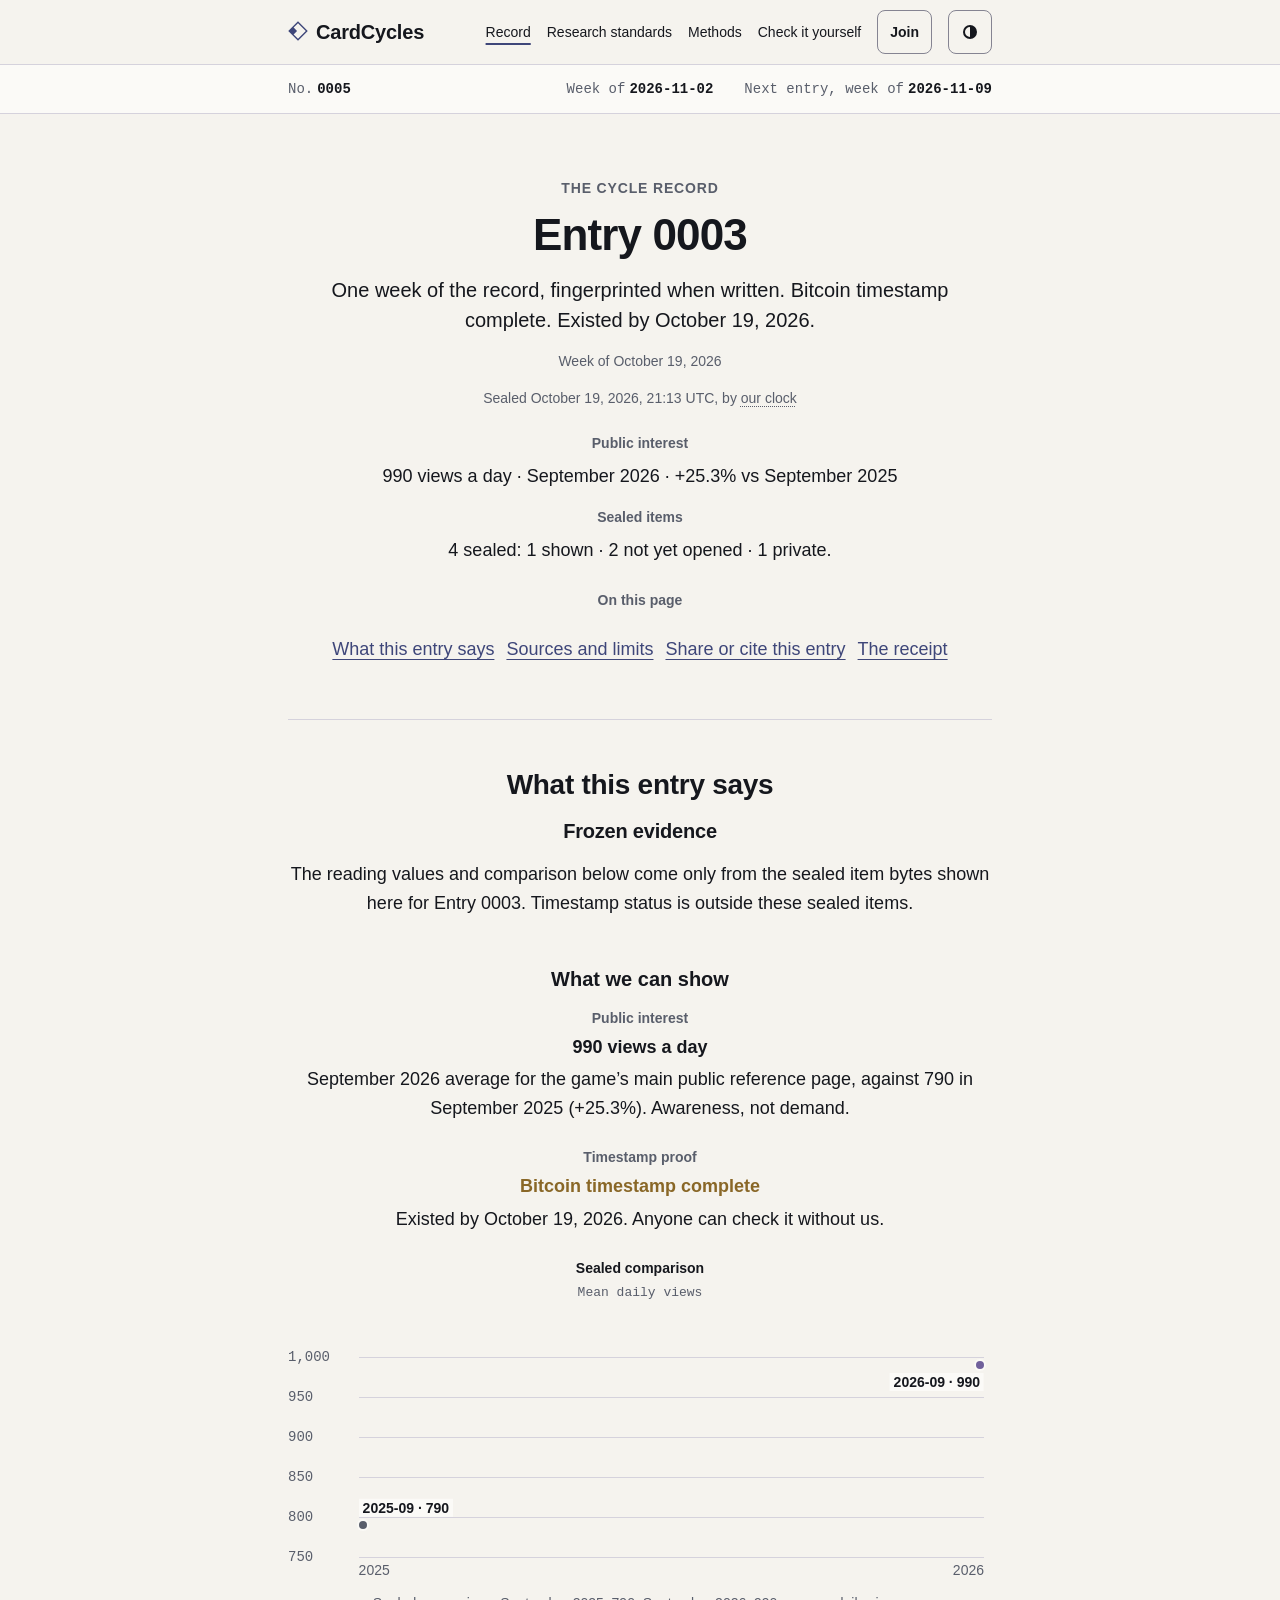
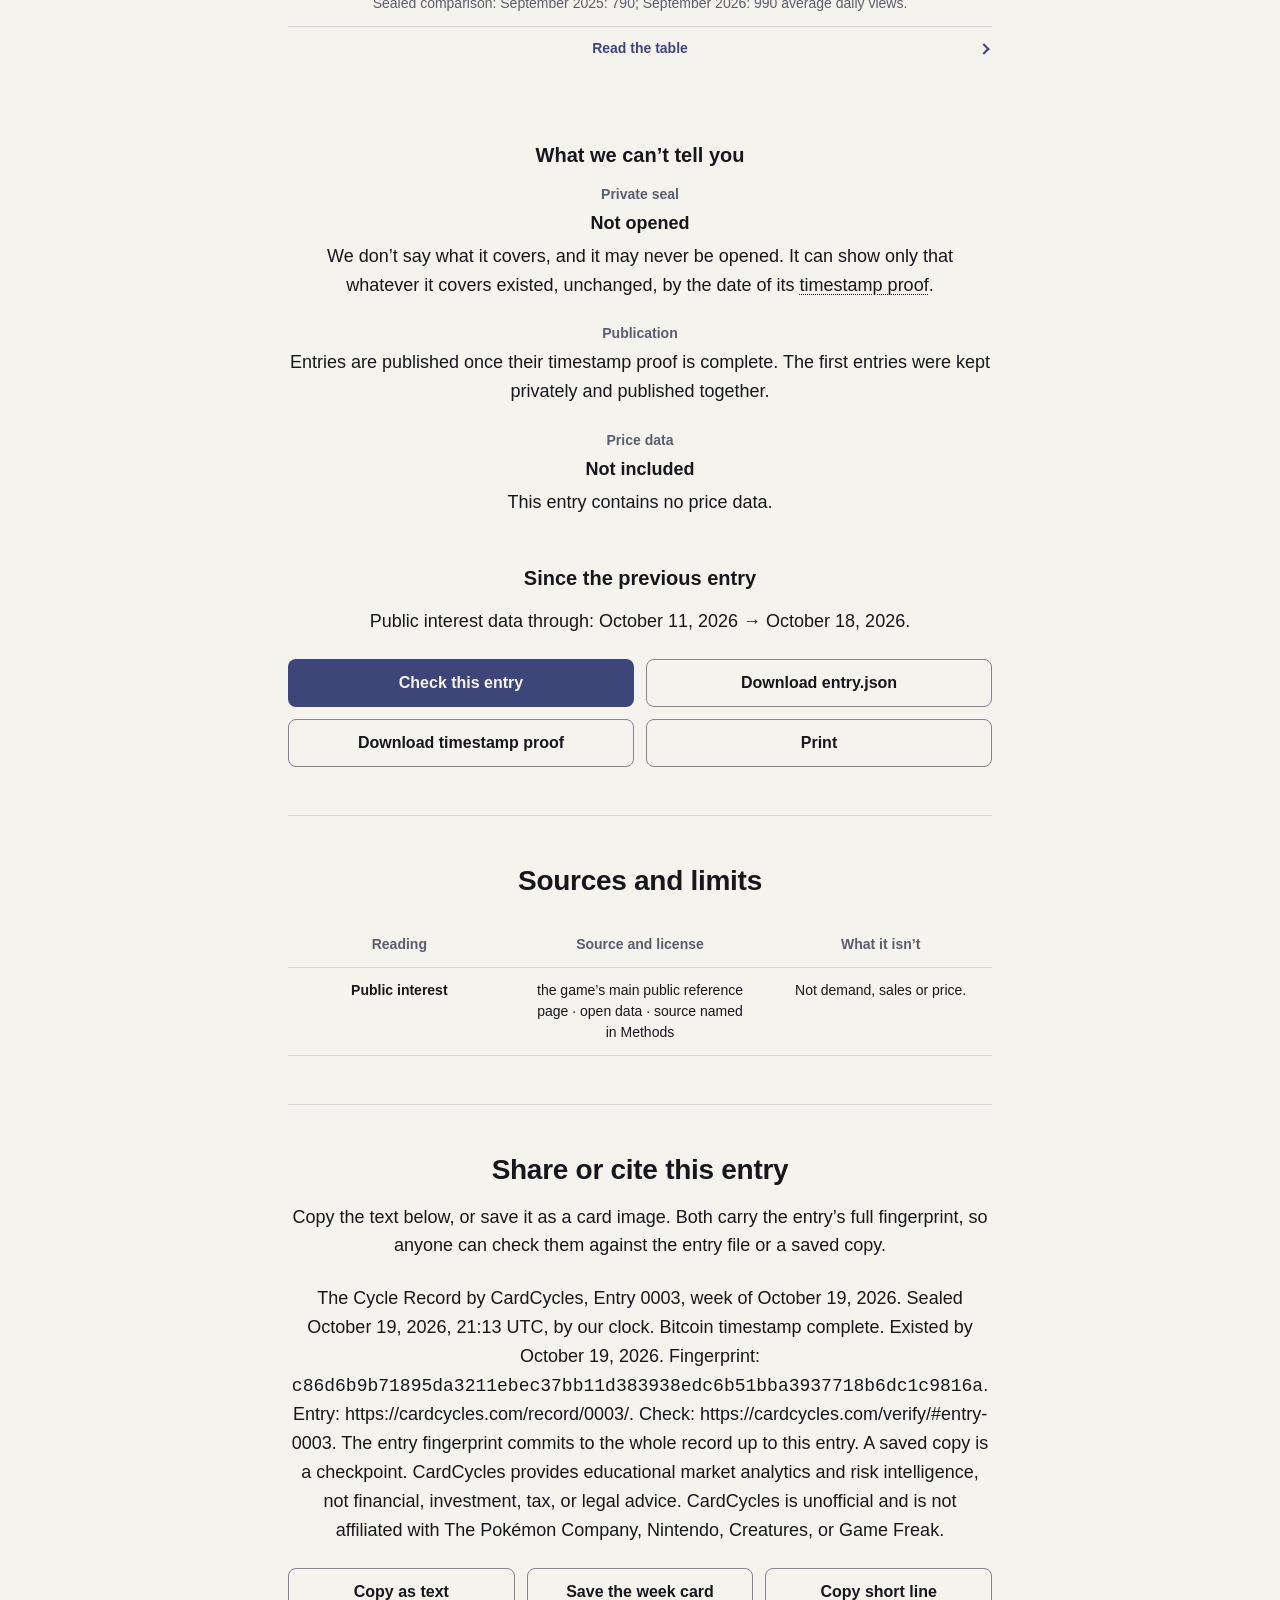
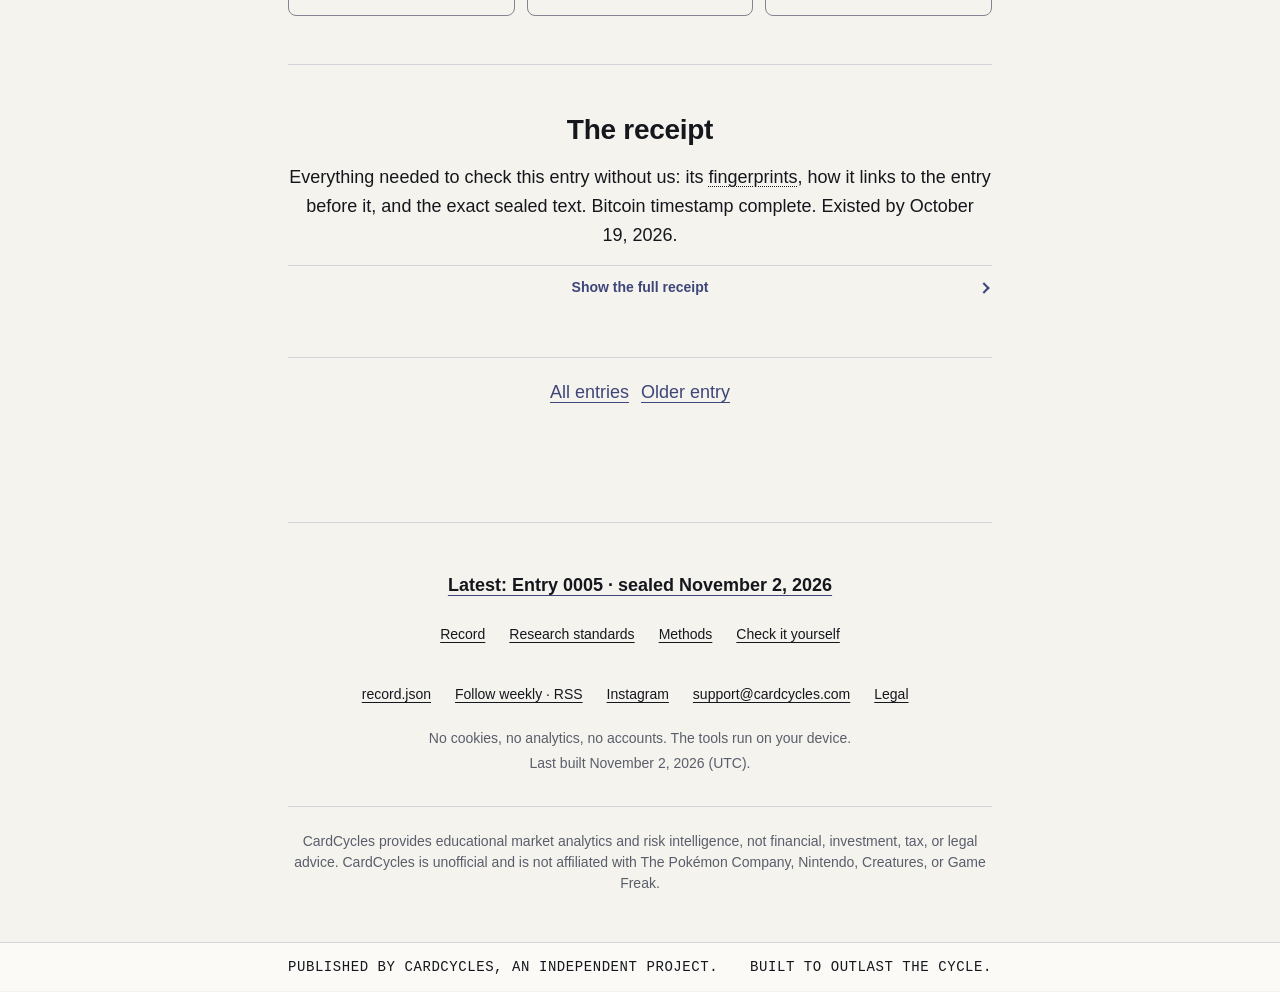
<file: record/0003/index.html>
<!doctype html>
<html lang="en" class="no-js">
<head>
<meta charset="utf-8">
<meta name="viewport" content="width=device-width, initial-scale=1">
<meta http-equiv="Content-Security-Policy" content="default-src 'none'; script-src 'self'; style-src 'self' 'unsafe-inline'; img-src 'self' data:; connect-src 'self'; base-uri 'none'; form-action 'none'">
<meta name="referrer" content="no-referrer">
<meta name="color-scheme" content="light dark">
<title>Entry 0003 · CardCycles</title>
<meta name="description" content="Entry 0003 of the Cycle Record, week of October 19, 2026, with its fingerprint and timestamp-proof state.">
<link rel="canonical" href="https://cardcycles.com/record/0003/">
<meta property="og:site_name" content="CardCycles">
<meta property="og:title" content="Entry 0003 · CardCycles">
<meta property="og:description" content="Entry 0003 of the Cycle Record, week of October 19, 2026, with its fingerprint and timestamp-proof state.">
<meta property="og:url" content="https://cardcycles.com/record/0003/">
<meta property="og:type" content="article">
<meta property="article:published_time" content="2026-10-19T21:13:41Z">
<meta property="og:image" content="https://cardcycles.com/assets/c9cd2ac7cef0.png">
<meta property="og:image:width" content="1200">
<meta property="og:image:height" content="630">
<meta property="og:image:alt" content="CardCycles. Every card has a cycle. A weekly Pokémon card market record, timestamped in Bitcoin.">
<meta name="twitter:card" content="summary_large_image">
<meta name="twitter:title" content="Entry 0003 · CardCycles">
<meta name="twitter:description" content="Entry 0003 of the Cycle Record, week of October 19, 2026, with its fingerprint and timestamp-proof state.">
<meta name="twitter:url" content="https://cardcycles.com/record/0003/">
<meta name="twitter:image" content="https://cardcycles.com/assets/c9cd2ac7cef0.png">
<meta name="twitter:image:alt" content="CardCycles. Every card has a cycle. A weekly Pokémon card market record, timestamped in Bitcoin.">
<link rel="alternate" type="application/rss+xml" title="The Cycle Record · CardCycles" href="https://cardcycles.com/feed.xml">
<script type="application/ld+json">{"@context":"https://schema.org","@type":"WebSite","name":"CardCycles","url":"https://cardcycles.com/","description":"A weekly public record about the Pokémon card market, with entry fingerprints and timestamp-proof states. Unofficial. Not advice.","inLanguage":"en"}</script>
<link rel="icon" href="data:image/svg+xml,%3Csvg%20xmlns%3D%22http%3A%2F%2Fwww.w3.org%2F2000%2Fsvg%22%20viewBox%3D%2212%2012%20232%20232%22%20fill%3D%22currentColor%22%20aria-hidden%3D%22true%22%20focusable%3D%22false%22%3E%3Cstyle%3Esvg%7Bcolor%3A%233E4679%7D%40media%28prefers-color-scheme%3Adark%29%7Bsvg%7Bcolor%3A%23B6B4E8%7D%7D%3C%2Fstyle%3E%3Cg%20transform%3D%22rotate%28315%20128%20128%29%22%3E%3Cpath%20fill-rule%3D%22evenodd%22%20d%3D%22M48%2048H208V208H48Z%20M120%2064H192V192H64V120H120Z%22%2F%3E%3C%2Fg%3E%3C%2Fsvg%3E">
<link rel="apple-touch-icon" href="/assets/edbda34895d9.png">
<link rel="stylesheet" href="/assets/0288442badd3.css">
<script src="/assets/6eaeb37964c0.js"></script>
</head>
<body>
<a class="skip" href="#content">Skip to content</a>
<header class="hdr"><div class="wrap"><a class="brand" href="/"><svg viewBox="12 12 232 232" fill="currentColor" aria-hidden="true" focusable="false"><g transform="rotate(315 128 128)"><path fill-rule="evenodd" d="M48 48H208V208H48Z M120 64H192V192H64V120H120Z"/></g></svg><b>CardCycles</b></a><nav class="nav" aria-label="Site"><a class="lk" href="/record/" aria-current="page">Record</a><a class="lk" href="/principles/">Research standards</a><a class="lk" href="/methods/">Methods</a><a class="lk" href="/verify/">Check it yourself</a><a class="btn btn-s header-join" href="/#join">Join</a></nav><div class="tools"><button type="button" class="iconbtn" id="theme" aria-label="Switch to dark theme" title="Switch to dark theme"><svg viewBox="0 0 16 16" aria-hidden="true" focusable="false"><circle cx="8" cy="8" r="6" fill="none" stroke="currentColor" stroke-width="2"/><path d="M8 2a6 6 0 0 1 0 12z" fill="currentColor"/></svg></button><button type="button" class="menubtn" id="menubtn" aria-expanded="false" aria-controls="sheet"><span class="sr" data-menu-label>Menu</span><svg viewBox="0 0 16 16" aria-hidden="true" focusable="false"><path d="M2 4h12M2 8h12M2 12h12" fill="none" stroke="currentColor" stroke-width="2"/></svg></button></div></div></header>
<nav class="sheet" id="sheet" aria-label="Site menu" hidden><a class="lk" href="/record/" aria-current="page">Record</a><a class="lk" href="/principles/">Research standards</a><a class="lk" href="/methods/">Methods</a><a class="lk" href="/verify/">Check it yourself</a><a class="btn btn-p" href="/#join">Join the founding readers</a></nav>
<div class="i-status-anchor" aria-hidden="true"><span data-status-sentinel></span></div>
<section class="i-status" data-status-bar aria-label="Record status"><div class="i-status-stage"><div class="wrap i-status-original"><span class="seg"><span class="status-label">No.</span> <span class="status-value">0005</span></span><span class="seg"><span class="status-label">Week of</span> <span class="status-value">2026-11-02</span></span><span class="seg"><span class="status-label">Next entry, week of</span> <span class="status-value">2026-11-09</span></span></div><div class="wrap i-status-pinned" aria-hidden="true"><span class="i-status-proof">TIMESTAMPED IN BITCOIN</span></div></div><div class="wrap i-status-controls" inert><a class="lk bar-home" href="/" aria-label="CardCycles home"><svg viewBox="12 12 232 232" fill="currentColor" aria-hidden="true" focusable="false"><g transform="rotate(315 128 128)"><path fill-rule="evenodd" d="M48 48H208V208H48Z M120 64H192V192H64V120H120Z"/></g></svg></a><button type="button" class="menubtn" id="barmenubtn" aria-expanded="false" aria-controls="sheet"><span class="sr" data-menu-label>Menu</span><svg viewBox="0 0 16 16" aria-hidden="true" focusable="false"><path d="M2 4h12M2 8h12M2 12h12" fill="none" stroke="currentColor" stroke-width="2"/></svg></button></div></section>
<main class="wrap" id="content" tabindex="-1">
<section class="page-h wrap page-head entry-head entry-reader"><p class="print-only">The Cycle Record · Entry 0003</p><p class="eyebrow">The Cycle Record</p><h1 class="ent">Entry 0003</h1><p class="lede ent-lede">One week of the record, fingerprinted when written. Bitcoin timestamp complete. Existed by October 19, 2026.</p><div class="meta"><p>Week of October 19, 2026</p><p>Sealed October 19, 2026, 21:13 UTC, by <a class="term" href="/methods/#series-r">our clock</a></p></div><dl class="glance"><div><dt>Public interest</dt><dd>990 views a day · September 2026 · +25.3% vs September 2025</dd></div><div><dt>Sealed items</dt><dd>4 sealed: 1 shown · 2 not yet opened · 1 private.</dd></div></dl><nav class="onpage" aria-label="On this page"><p class="k" aria-hidden="true">On this page</p><div class="lks"><a class="lk" href="#says">What this entry says</a><a class="lk" href="#sources">Sources and limits</a><a class="lk" href="#share">Share or cite this entry</a><a class="lk" href="#receipt">The receipt</a></div></nav></section><section class="sec-tight wrap layout-section" data-c25-section id="says"><h2 class="mb24">What this entry says</h2><article class="card wkp"><div class="frozen-note"><h3>Frozen evidence</h3><p class="body-note">The reading values and comparison below come only from the sealed item bytes shown here for Entry 0003. Timestamp status is outside these sealed items.</p></div><div class="wkp-cols layout-grid" data-c25-grid="frozen"><section><h3 class="wkp-t">What we can show</h3><div class="wkp-show-body"><div data-evidence="frozen"><dl><div class="row"><dt>Public interest</dt><dd class="v">990 views a day</dd><dd class="n">September 2026 average for the game’s main public reference page, against 790 in September 2025 (+25.3%). Awareness, not demand.</dd></div></dl></div><dl data-evidence="current"><div class="row"><dt>Timestamp proof</dt><dd class="v proof-complete">Bitcoin timestamp complete</dd><dd class="n"><span>Existed by October 19, 2026. Anyone can check it without us.</span></dd></div></dl></div><div class="wkp-figures" data-evidence="frozen"><figure class="entry-figure"><figcaption>Sealed comparison</figcaption><p class="i-mini-unit">Mean daily views</p><div class="strip cmp" id="strip-frozen-0003"><div class="i-plot entry-plot"><div class="i-scale"><span class="edge-top" style="--y:0.000000000%">1,000</span><span style="--y:20.000000000%">950</span><span style="--y:40.000000000%">900</span><span style="--y:60.000000000%">850</span><span style="--y:80.000000000%">800</span><span class="edge-bottom" style="--y:100.000000000%">750</span></div><div><div class="stripwrap cmp"><div class="plot splot sm" id="strip-frozen-0003-plot" role="img" aria-label="Sealed comparison: September 2025: 790; September 2026: 990 average daily views." data-dots="[[0.0,&quot;790&quot;,&quot;Sep 2025&quot;],[100.0,&quot;990&quot;,&quot;Sep 2026&quot;]]"><svg viewBox="0 0 1000 1000" preserveAspectRatio="none" aria-hidden="true" focusable="false"><line class="gl" x1="0" x2="1000" y1="1000.0" y2="1000.0"/><line class="gl" x1="0" x2="1000" y1="800.0" y2="800.0"/><line class="gl" x1="0" x2="1000" y1="600.0" y2="600.0"/><line class="gl" x1="0" x2="1000" y1="400.0" y2="400.0"/><line class="gl" x1="0" x2="1000" y1="200.0" y2="200.0"/><line class="gl" x1="0" x2="1000" y1="0.0" y2="0.0"/></svg><span class="sdot" style="--x:0.0%;--y:84.0%"></span><span class="sdot cur" style="--x:100.0%;--y:4.0%"></span><span class="slab start" style="--x:0.0%;--y:84.0%">2025-09 · 790</span><span class="slab end below" style="--x:100.0%;--y:4.0%">2026-09 · 990</span><div class="tip" hidden></div></div><span class="xl ps" style="--x:0.0">2025</span><span class="xl pe" style="--x:1.0">2026</span></div></div></div></div><div class="i-caption">Sealed comparison: September 2025: 790; September 2026: 990 average daily views.</div><details class="view-table"><summary>Read the table</summary><div class="tscroll" role="region" tabindex="0" aria-label="Sealed comparison"><table class="tbl"><caption>Sealed comparison</caption><thead><tr><th scope="col">Month</th><th scope="col">Mean/day</th></tr></thead><tbody><tr><th scope="row">2026-09</th><td>990</td></tr><tr><th scope="row">2025-09</th><td>790</td></tr></tbody></table></div></details></figure></div></section><section><h3 class="wkp-t">What we can’t tell you</h3><dl><div class="row"><dt>Private seal</dt><dd class="v">Not opened</dd><dd class="n">We don’t say what it covers, and it may never be opened. It can show only that whatever it covers existed, unchanged, by the date of its <a class="term" href="/methods/#series-r">timestamp proof</a>.</dd></div><div class="row"><dt>Publication</dt><dd class="n">Entries are published once their timestamp proof is complete. The first entries were kept privately and published together.</dd></div><div class="row"><dt>Price data</dt><dd class="v">Not included</dd><dd class="n">This entry contains no price data.</dd></div></dl></section></div><div class="wkp-f"><div class="wkp-since"><p class="k">Since the previous entry</p><ul><li>Public interest data through: October 11, 2026 → October 18, 2026.</li></ul></div><div class="wkp-act"><div class="btns"><button type="button" class="btn btn-p ic-check" id="check-entry">Check this entry</button><a class="btn btn-s ic-dl" href="/record/0003/entry.json" download>Download entry.json</a><a class="btn btn-s ic-dl" href="/record/0003/entry.json.ots" download>Download timestamp proof</a><button type="button" class="btn btn-s" data-print="1">Print</button></div></div><div class="result" id="check-entry-out" hidden aria-live="polite" tabindex="-1"></div></div></article></section><section class="sec-tight wrap layout-section" data-c25-section id="sources"><h2>Sources and limits</h2><table class="tbl readings-tbl responsive-table"><thead><tr><th scope="col">Reading</th><th scope="col">Source and license</th><th scope="col">What it isn’t</th></tr></thead><tbody><tr><th scope="row" data-label="Reading"><span class="rname"><span class="nw">Public interest</span></span></th><td data-label="Source and license">the game’s main public reference page · open data · source named in Methods</td><td data-label="What it isn’t">Not demand, sales or price.</td></tr></tbody></table></section><section class="sec-tight wrap share-sec layout-section" data-c25-section id="share"><h2 class="mb16">Share or cite this entry</h2><p class="m8">Copy the text below, or save it as a card image. Both carry the entry’s full fingerprint, so anyone can check them against the entry file or a saved copy.</p><p class="cite">The Cycle Record by CardCycles, Entry 0003, week of October 19, 2026. Sealed October 19, 2026, 21:13 UTC, by our clock. Bitcoin timestamp complete. Existed by October 19, 2026. Fingerprint: <span class="fp">c86d6b9b71895da3211ebec37bb11d383938edc6b51bba3937718b6dc1c9816a</span>. Entry: https://cardcycles.com/record/0003/. Check: https://cardcycles.com/verify/#entry-0003. The entry fingerprint commits to the whole record up to this entry. A saved copy is a checkpoint. CardCycles provides educational market analytics and risk intelligence, not financial, investment, tax, or legal advice. CardCycles is unofficial and is not affiliated with The Pokémon Company, Nintendo, Creatures, or Game Freak.</p><div class="btns"><button type="button" class="btn btn-s" data-copy="The Cycle Record by CardCycles, Entry 0003, week of October 19, 2026. Sealed October 19, 2026, 21:13 UTC, by our clock. Bitcoin timestamp complete. Existed by October 19, 2026. Fingerprint: c86d6b9b71895da3211ebec37bb11d383938edc6b51bba3937718b6dc1c9816a. Entry: https://cardcycles.com/record/0003/. Check: https://cardcycles.com/verify/#entry-0003. The entry fingerprint commits to the whole record up to this entry. A saved copy is a checkpoint. CardCycles provides educational market analytics and risk intelligence, not financial, investment, tax, or legal advice. CardCycles is unofficial and is not affiliated with The Pokémon Company, Nintendo, Creatures, or Game Freak." data-copied="Copied the citation for Entry 0003." data-reveal hidden>Copy as text</button><button type="button" class="btn btn-s" data-card data-reveal hidden>Save the week card</button><button type="button" class="btn btn-s" data-copy="The Cycle Record · Entry 0003 · week of October 19, 2026 · c86d6b9b71895da3 · https://cardcycles.com/record/0003/" data-reveal hidden>Copy short line</button></div></section><section class="sec-tight wrap layout-section" data-c25-section id="receipt"><h2 class="mb16">The receipt</h2><p class="m8">Everything needed to check this entry without us: its <a class="term" href="/methods/#series-r">fingerprints</a>, how it links to the entry before it, and the exact sealed text. <span>Bitcoin timestamp complete. Existed by October 19, 2026.</span></p><details class="receipt"><summary>Show the full receipt</summary><div class="rc-sec"><h3>Where it sits in the record</h3><div class="fpblock proof-complete"><span class="k">Previous chain fingerprint</span><button type="button" class="copybtn noprint" data-copy="62bac39e300ef04cd69efe4ac9a2da80d58191d60eb5d0f87b7a8dd004372904" aria-label="Copy previous chain fingerprint">Copy</button><span class="fp fp2"><span>62ba c39e 300e f04c d69e fe4a c9a2 da80</span><span>d581 91d6 0eb5 d0f8 7b7a 8dd0 <span class="u">0437 2904</span></span></span></div><p class="small muted mt8">Follows Entry 0002.</p><div class="stitch"></div><div class="fpblock proof-complete"><span class="k">This entry’s fingerprint</span><button type="button" class="copybtn noprint" data-copy="c86d6b9b71895da3211ebec37bb11d383938edc6b51bba3937718b6dc1c9816a" aria-label="Copy this entry’s fingerprint">Copy</button><span class="fp fp2"><span>c86d 6b9b 7189 5da3 211e bec3 7bb1 1d38</span><span>3938 edc6 b51b ba39 3771 8b6d c1c9 816a</span></span></div><div class="stitch"></div><div class="fpblock proof-complete"><span class="k">This entry’s <a class="term" href="/methods/#series-r">chain fingerprint</a></span><button type="button" class="copybtn noprint" data-copy="309600439db1b4347d292551810143dba99becb7d3cd3f672dd742e1182f5021" aria-label="Copy this entry’s chain fingerprint">Copy</button><span class="fp fp2"><span>3096 0043 9db1 b434 7d29 2551 8101 43db</span><span>a99b ecb7 d3cd 3f67 2dd7 42e1 182f 5021</span></span></div></div><div class="rc-sec rc-items"><h3>What was sealed</h3><table class="tbl items-tbl responsive-table"><thead><tr><th scope="col">Item</th><th scope="col">State</th><th scope="col">What it holds</th><th scope="col">Fingerprint (short form)</th><th scope="col" class="r noprint">Check or download</th></tr></thead><tbody><tr><th scope="row" data-label="Item">Sealed item A</th><td data-label="State"><span class="chips"><span class="chip">Opened</span></span></td><td data-label="What it holds">Public interest</td><td data-label="Fingerprint (short form)"><span class="fpc"><span class="fp">32f4 0955 afa4 f4f8…</span><button type="button" class="copybtn noprint" data-copy="32f40955afa4f4f86824881951bba992e728ed753df1d8a9d69050f4b63010ca" aria-label="Copy sealed item A">Copy</button></span></td><td class="noprint" data-label="Check or download"><span class="act noprint"><span class="check-out" id="check-item-A" hidden></span><button type="button" class="btn btn-s ic-check" data-check-item="A" aria-label="Check this item: Sealed item A">Check this item</button><a class="btn btn-s ic-dl" href="/record/0003/opened/A.json" download aria-label="A.json, download sealed item A">A.json</a></span></td></tr><tr><th scope="row" data-label="Item">Sealed item B</th><td data-label="State"><span class="chips"><span class="chip">Not opened</span></span></td><td data-label="What it holds">Some sealed items are opened later. Some never are.</td><td data-label="Fingerprint (short form)"><span class="fpc"><span class="fp">7a23 c066 4da3 ec1d…</span><button type="button" class="copybtn noprint" data-copy="7a23c0664da3ec1d7a161ac363a552d754515a8b1e5f4706489063770f12cd89" aria-label="Copy sealed item B">Copy</button></span></td><td class="noprint" data-label="Check or download"></td></tr><tr><th scope="row" data-label="Item">Sealed item C</th><td data-label="State"><span class="chips"><span class="chip">Not opened</span></span></td><td data-label="What it holds">Some sealed items are opened later. Some never are.</td><td data-label="Fingerprint (short form)"><span class="fpc"><span class="fp">38e5 4082 868d c516…</span><button type="button" class="copybtn noprint" data-copy="38e54082868dc516389070c70e3e1ba3932ce73ea9478d6c196625bd5a016984" aria-label="Copy sealed item C">Copy</button></span></td><td class="noprint" data-label="Check or download"></td></tr><tr class="has-note"><th scope="row" data-label="Item"><a class="term lk" href="/methods/#series-r">Private seal</a></th><td data-label="State"><span class="chips"><span class="chip">Private</span></span></td><td data-label="What it holds">Kept private</td><td data-label="Fingerprint (short form)"><span class="fpc"><span class="fp">47fb c0b2 2305 2682…</span><button type="button" class="copybtn noprint" data-copy="47fbc0b22305268216f7d30aeb6dd7344a9415646132cbe084074e28e2b27030" aria-label="Copy private seal">Copy</button></span></td><td class="noprint" data-label="Check or download"></td></tr><tr class="note"><td colspan="5">We don’t say what it covers, and it may never be opened. It can show only that whatever it covers existed, unchanged, by the date of its timestamp proof.</td></tr></tbody></table></div><div class="rc-sec rawblk"><h3>The exact sealed text</h3><p class="body-note">This is the entry exactly as sealed, one line, no spaces. Its SHA-256 is the entry’s fingerprint.</p><div class="row2"><pre>{"corrects":null,"missed_weeks":[],"notes":["INSUFFICIENT_DATA"],"prev_chain_hash":"62bac39e300ef04cd69efe4ac9a2da80d58191d60eb5d0f87b7a8dd004372904","schema":"cycle-record/1","sealed_at":"2026-10-19T21:13:41Z","sealed_items":[{"label":"Sealed item A","sha256":"32f40955afa4f4f86824881951bba992e728ed753df1d8a9d69050f4b63010ca"},{"label":"Sealed item B","sha256":"7a23c0664da3ec1d7a161ac363a552d754515a8b1e5f4706489063770f12cd89"},{"label":"Sealed item C","sha256":"38e54082868dc516389070c70e3e1ba3932ce73ea9478d6c196625bd5a016984"},{"label":"Private seal","sha256":"47fbc0b22305268216f7d30aeb6dd7344a9415646132cbe084074e28e2b27030"}],"seq":3,"week_start":"2026-10-19"}</pre><button type="button" class="copybtn" data-copy="{&quot;corrects&quot;:null,&quot;missed_weeks&quot;:[],&quot;notes&quot;:[&quot;INSUFFICIENT_DATA&quot;],&quot;prev_chain_hash&quot;:&quot;62bac39e300ef04cd69efe4ac9a2da80d58191d60eb5d0f87b7a8dd004372904&quot;,&quot;schema&quot;:&quot;cycle-record/1&quot;,&quot;sealed_at&quot;:&quot;2026-10-19T21:13:41Z&quot;,&quot;sealed_items&quot;:[{&quot;label&quot;:&quot;Sealed item A&quot;,&quot;sha256&quot;:&quot;32f40955afa4f4f86824881951bba992e728ed753df1d8a9d69050f4b63010ca&quot;},{&quot;label&quot;:&quot;Sealed item B&quot;,&quot;sha256&quot;:&quot;7a23c0664da3ec1d7a161ac363a552d754515a8b1e5f4706489063770f12cd89&quot;},{&quot;label&quot;:&quot;Sealed item C&quot;,&quot;sha256&quot;:&quot;38e54082868dc516389070c70e3e1ba3932ce73ea9478d6c196625bd5a016984&quot;},{&quot;label&quot;:&quot;Private seal&quot;,&quot;sha256&quot;:&quot;47fbc0b22305268216f7d30aeb6dd7344a9415646132cbe084074e28e2b27030&quot;}],&quot;seq&quot;:3,&quot;week_start&quot;:&quot;2026-10-19&quot;}" aria-label="Copy the exact sealed text">Copy</button></div></div></details></section><div class="wrap"><nav class="pager" aria-label="Entries"><a class="lk" href="/record/">All entries</a><span class="pn"><a class="lk" href="/record/0002/">Older entry</a></span></nav></div><section class="wrap"><p class="print-only small">Printed from the Cycle Record. Check this entry at cardcycles.com/verify.</p></section><span id="card-proof" hidden>Bitcoin timestamp complete. Existed by October 19, 2026.</span>
</main>
<footer class="ftr"><div class="wrap"><div class="ftr-grid layout-grid" data-c25-grid="footer"><p class="latest"><a class="lk" href="/record/0005/">Latest: Entry 0005 · sealed November 2, 2026</a></p><nav aria-label="Footer"><a class="lk" href="/record/">Record</a><a class="lk" href="/principles/">Research standards</a><a class="lk" href="/methods/">Methods</a><a class="lk" href="/verify/">Check it yourself</a></nav><div class="links"><a class="lk" href="/record.json">record.json</a><a class="lk" href="/record/#follow">Follow weekly · RSS</a><a class="lk" href="https://www.instagram.com/cardcycles/">Instagram</a><a class="lk" href="mailto:support@cardcycles.com">support@cardcycles.com</a><a class="lk" href="/legal/">Legal</a></div><p class="priv">No cookies, no analytics, no accounts. The tools run on your device.</p><p class="built">Last built November 2, 2026 (UTC).</p></div><p class="disc">CardCycles provides educational market analytics and risk intelligence, not financial, investment, tax, or legal advice. CardCycles is unofficial and is not affiliated with The Pokémon Company, Nintendo, Creatures, or Game Freak.</p></div><div class="ftr-seal" data-end-seal><p class="wrap ftr-seal-line"><span>Published by CardCycles, an independent project.</span> <span>Built to outlast the cycle.</span></p></div></footer>
<div id="live" class="sr" aria-live="polite"></div>
<script type="application/json" id="copy-base">{"to_dark":"Switch to dark theme","to_light":"Switch to light theme","menu_open":"Menu","menu_close":"Close","copied":"Copied","copied_live":"Copied to the clipboard","copy_failed":"Couldn’t copy. Select the text and copy it yourself.","eyebrows":["The Cycle Record","Series R · The Record","Research standards","Methods v1.0"]}</script>
<script type="application/json" id="card-data">{"seq4":"0003","hash":"c86d6b9b71895da3211ebec37bb11d383938edc6b51bba3937718b6dc1c9816a","kicker":"CardCycles · The Cycle Record","title":"Entry 0003 · Week of October 19, 2026","pos":"Week 3 of 52","sealed":"Sealed October 19, 2026, 21:13 UTC, by our clock","proof_complete":true,"proof":"Timestamp proof: complete. Existed by October 19, 2026.","market":"","interest":"Public interest: 990 views a day in September 2026, against 790 a year earlier. Awareness, not demand.","fp":"Fingerprint (all 64 characters)","url":"https://cardcycles.com/record/0003/","check_url":"https://cardcycles.com/verify/#entry-0003","disclaimer":"CardCycles provides educational market analytics and risk intelligence, not financial, investment, tax, or legal advice. CardCycles is unofficial and is not affiliated with The Pokémon Company, Nintendo, Creatures, or Game Freak.","preview":""}</script>
<script type="application/json" id="copy-entry">{"match":"Match. This text’s fingerprint is the one sealed in Entry 0003.","chain_first":"The chain link holds: it starts from sixty-four zeros.","chain":"The chain link holds: it follows Entry 0002 as recorded.","nomatch":"No match.","hint":"One changed character inside a key or a value changes the fingerprint. Spacing, line breaks and key order don’t, because this page puts the text in canonical form first.","matches":"Matches its seal"}</script>
<script type="application/json" id="entry-data">{"seq":3,"text":"{\"corrects\":null,\"missed_weeks\":[],\"notes\":[\"INSUFFICIENT_DATA\"],\"prev_chain_hash\":\"62bac39e300ef04cd69efe4ac9a2da80d58191d60eb5d0f87b7a8dd004372904\",\"schema\":\"cycle-record/1\",\"sealed_at\":\"2026-10-19T21:13:41Z\",\"sealed_items\":[{\"label\":\"Sealed item A\",\"sha256\":\"32f40955afa4f4f86824881951bba992e728ed753df1d8a9d69050f4b63010ca\"},{\"label\":\"Sealed item B\",\"sha256\":\"7a23c0664da3ec1d7a161ac363a552d754515a8b1e5f4706489063770f12cd89\"},{\"label\":\"Sealed item C\",\"sha256\":\"38e54082868dc516389070c70e3e1ba3932ce73ea9478d6c196625bd5a016984\"},{\"label\":\"Private seal\",\"sha256\":\"47fbc0b22305268216f7d30aeb6dd7344a9415646132cbe084074e28e2b27030\"}],\"seq\":3,\"week_start\":\"2026-10-19\"}","entry_hash":"c86d6b9b71895da3211ebec37bb11d383938edc6b51bba3937718b6dc1c9816a","chain_hash":"309600439db1b4347d292551810143dba99becb7d3cd3f672dd742e1182f5021","prev":"62bac39e300ef04cd69efe4ac9a2da80d58191d60eb5d0f87b7a8dd004372904","items":{"A":{"base64":"[base64]","sha256":"32f40955afa4f4f86824881951bba992e728ed753df1d8a9d69050f4b63010ca"}}}</script>
<script defer src="/assets/ea23c294675b.js"></script>
<script defer src="/assets/fbbca9302120.js"></script>
<script defer src="/assets/bfe5a33455b0.js"></script>
<script defer src="/assets/7c25d0d4d134.js"></script>
<script defer src="/assets/6c02a3804219.js"></script>
</body>
</html>
</file>
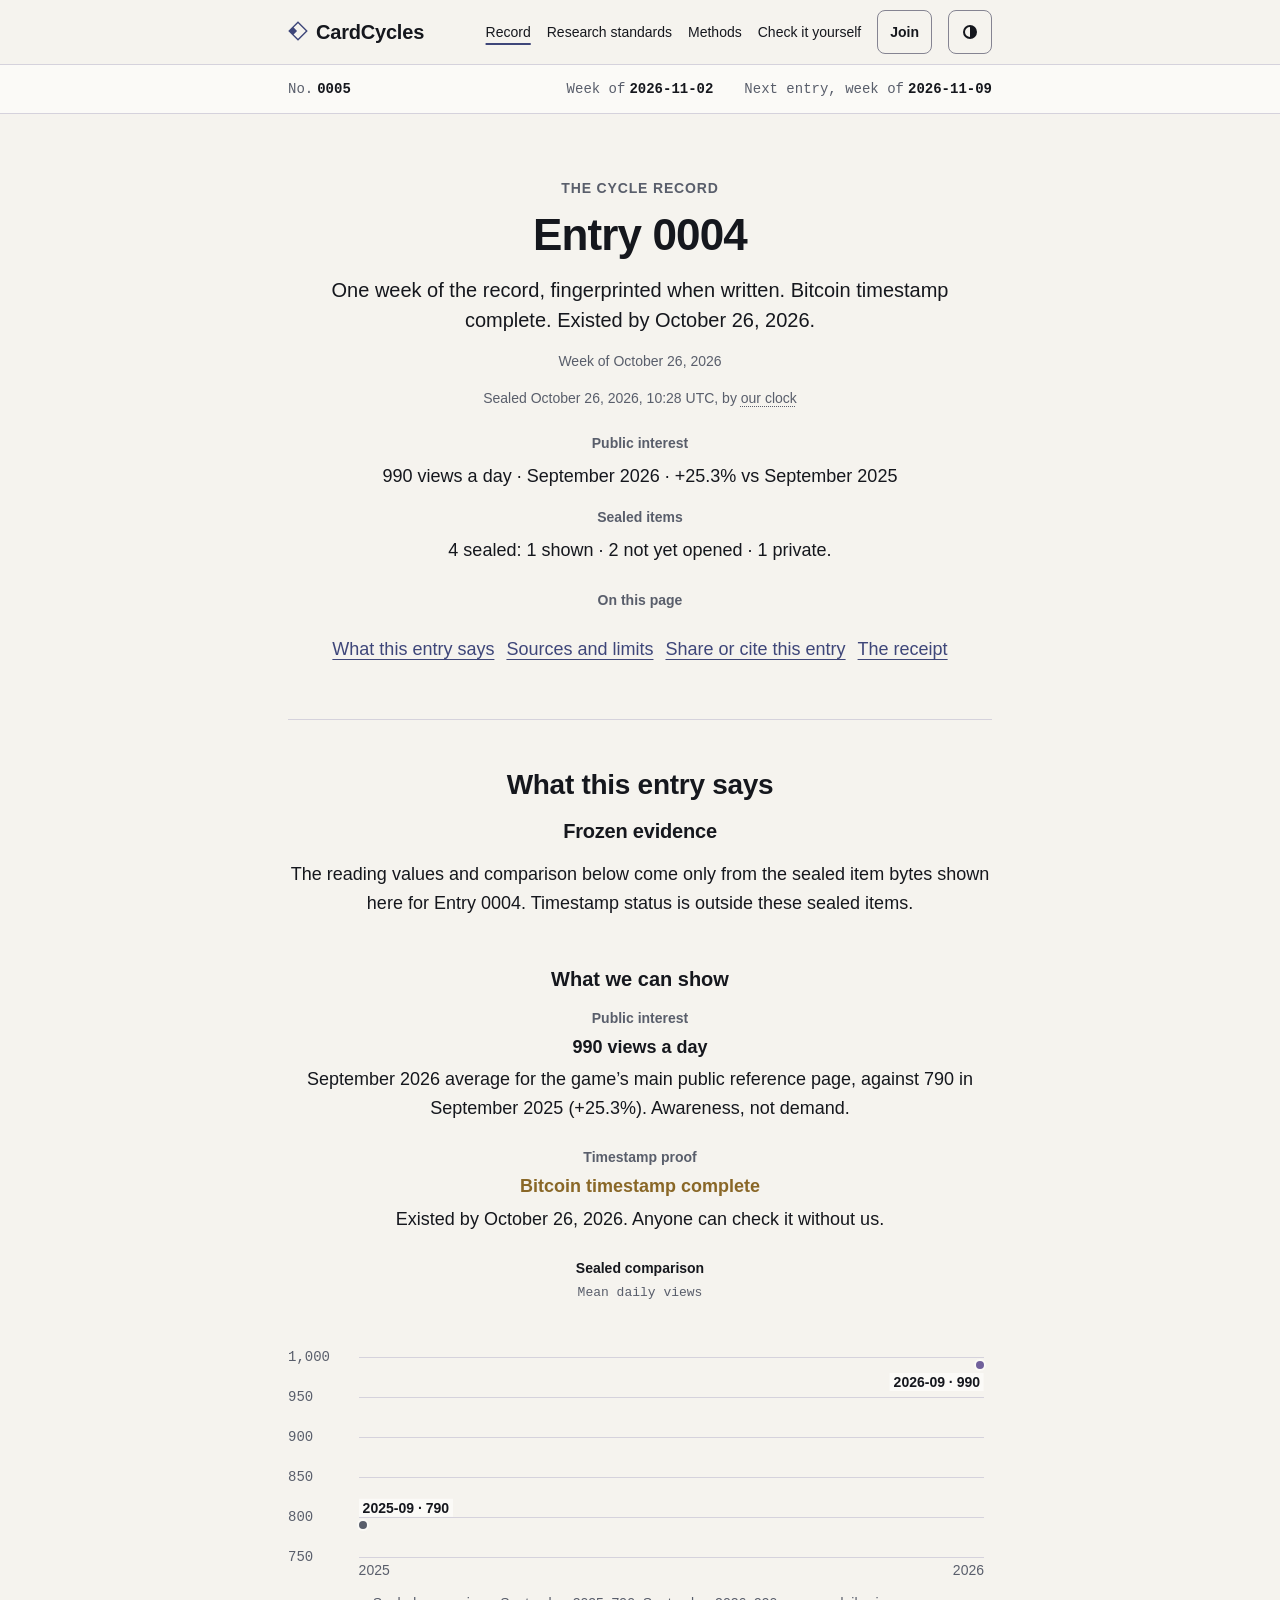
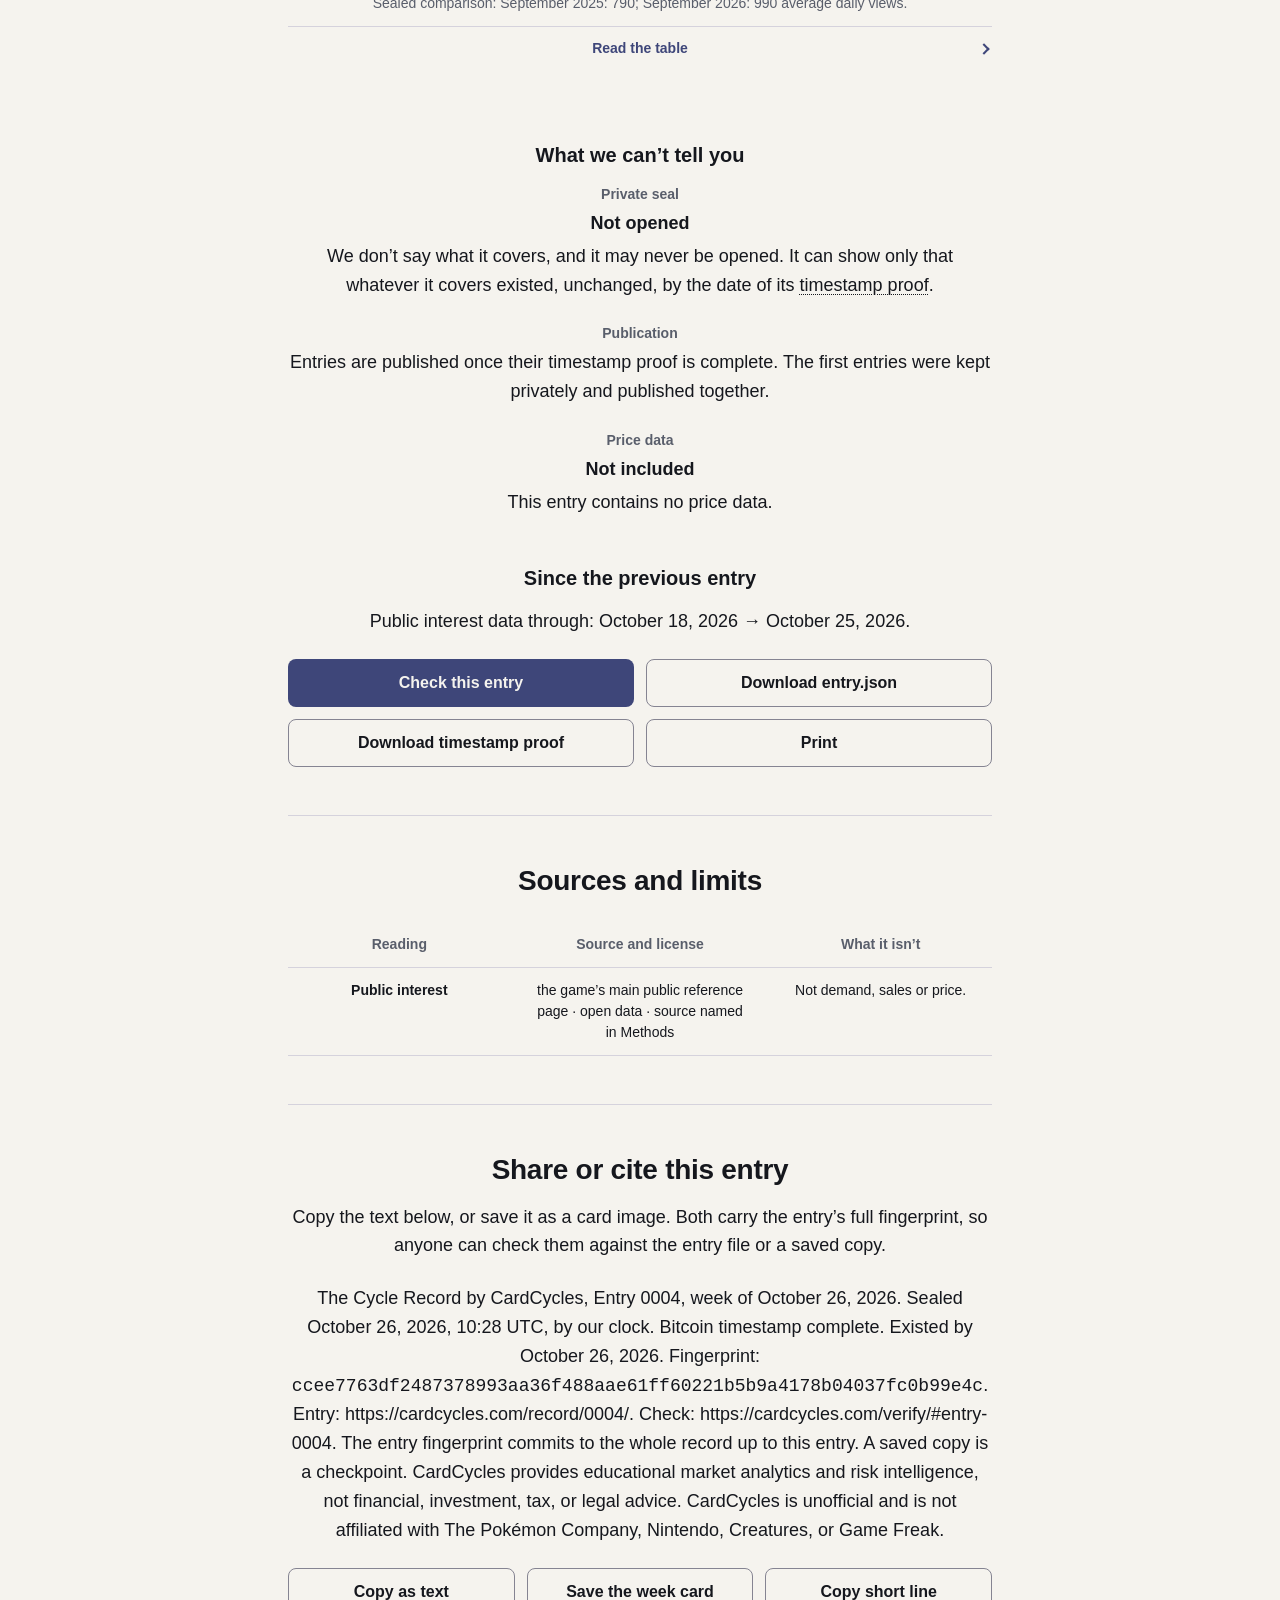
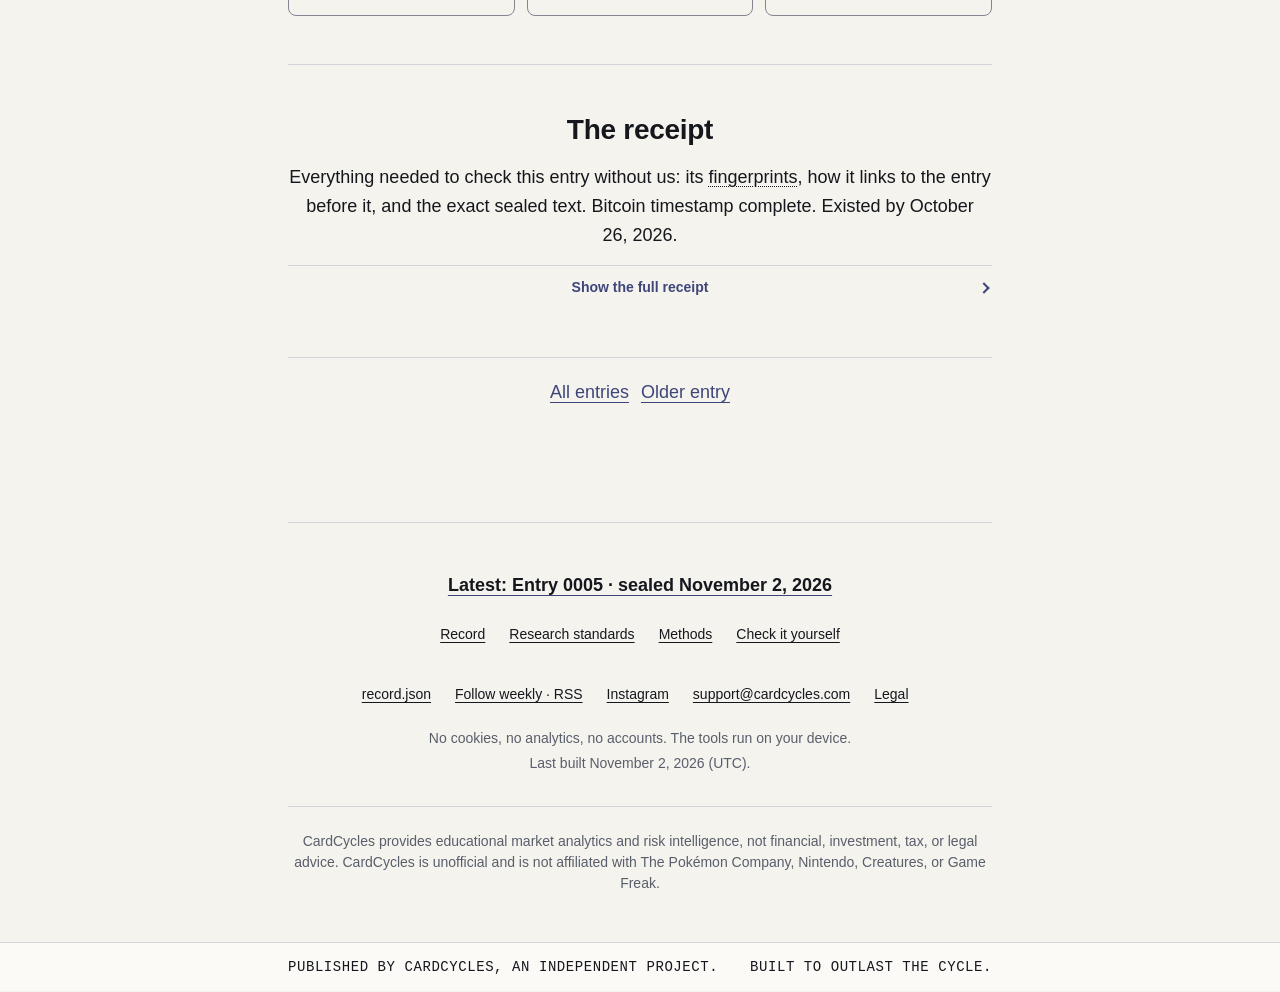
<file: record/0004/index.html>
<!doctype html>
<html lang="en" class="no-js">
<head>
<meta charset="utf-8">
<meta name="viewport" content="width=device-width, initial-scale=1">
<meta http-equiv="Content-Security-Policy" content="default-src 'none'; script-src 'self'; style-src 'self' 'unsafe-inline'; img-src 'self' data:; connect-src 'self'; base-uri 'none'; form-action 'none'">
<meta name="referrer" content="no-referrer">
<meta name="color-scheme" content="light dark">
<title>Entry 0004 · CardCycles</title>
<meta name="description" content="Entry 0004 of the Cycle Record, week of October 26, 2026, with its fingerprint and timestamp-proof state.">
<link rel="canonical" href="https://cardcycles.com/record/0004/">
<meta property="og:site_name" content="CardCycles">
<meta property="og:title" content="Entry 0004 · CardCycles">
<meta property="og:description" content="Entry 0004 of the Cycle Record, week of October 26, 2026, with its fingerprint and timestamp-proof state.">
<meta property="og:url" content="https://cardcycles.com/record/0004/">
<meta property="og:type" content="article">
<meta property="article:published_time" content="2026-10-26T10:28:21Z">
<meta property="og:image" content="https://cardcycles.com/assets/c9cd2ac7cef0.png">
<meta property="og:image:width" content="1200">
<meta property="og:image:height" content="630">
<meta property="og:image:alt" content="CardCycles. Every card has a cycle. A weekly Pokémon card market record, timestamped in Bitcoin.">
<meta name="twitter:card" content="summary_large_image">
<meta name="twitter:title" content="Entry 0004 · CardCycles">
<meta name="twitter:description" content="Entry 0004 of the Cycle Record, week of October 26, 2026, with its fingerprint and timestamp-proof state.">
<meta name="twitter:url" content="https://cardcycles.com/record/0004/">
<meta name="twitter:image" content="https://cardcycles.com/assets/c9cd2ac7cef0.png">
<meta name="twitter:image:alt" content="CardCycles. Every card has a cycle. A weekly Pokémon card market record, timestamped in Bitcoin.">
<link rel="alternate" type="application/rss+xml" title="The Cycle Record · CardCycles" href="https://cardcycles.com/feed.xml">
<script type="application/ld+json">{"@context":"https://schema.org","@type":"WebSite","name":"CardCycles","url":"https://cardcycles.com/","description":"A weekly public record about the Pokémon card market, with entry fingerprints and timestamp-proof states. Unofficial. Not advice.","inLanguage":"en"}</script>
<link rel="icon" href="data:image/svg+xml,%3Csvg%20xmlns%3D%22http%3A%2F%2Fwww.w3.org%2F2000%2Fsvg%22%20viewBox%3D%2212%2012%20232%20232%22%20fill%3D%22currentColor%22%20aria-hidden%3D%22true%22%20focusable%3D%22false%22%3E%3Cstyle%3Esvg%7Bcolor%3A%233E4679%7D%40media%28prefers-color-scheme%3Adark%29%7Bsvg%7Bcolor%3A%23B6B4E8%7D%7D%3C%2Fstyle%3E%3Cg%20transform%3D%22rotate%28315%20128%20128%29%22%3E%3Cpath%20fill-rule%3D%22evenodd%22%20d%3D%22M48%2048H208V208H48Z%20M120%2064H192V192H64V120H120Z%22%2F%3E%3C%2Fg%3E%3C%2Fsvg%3E">
<link rel="apple-touch-icon" href="/assets/edbda34895d9.png">
<link rel="stylesheet" href="/assets/0288442badd3.css">
<script src="/assets/6eaeb37964c0.js"></script>
</head>
<body>
<a class="skip" href="#content">Skip to content</a>
<header class="hdr"><div class="wrap"><a class="brand" href="/"><svg viewBox="12 12 232 232" fill="currentColor" aria-hidden="true" focusable="false"><g transform="rotate(315 128 128)"><path fill-rule="evenodd" d="M48 48H208V208H48Z M120 64H192V192H64V120H120Z"/></g></svg><b>CardCycles</b></a><nav class="nav" aria-label="Site"><a class="lk" href="/record/" aria-current="page">Record</a><a class="lk" href="/principles/">Research standards</a><a class="lk" href="/methods/">Methods</a><a class="lk" href="/verify/">Check it yourself</a><a class="btn btn-s header-join" href="/#join">Join</a></nav><div class="tools"><button type="button" class="iconbtn" id="theme" aria-label="Switch to dark theme" title="Switch to dark theme"><svg viewBox="0 0 16 16" aria-hidden="true" focusable="false"><circle cx="8" cy="8" r="6" fill="none" stroke="currentColor" stroke-width="2"/><path d="M8 2a6 6 0 0 1 0 12z" fill="currentColor"/></svg></button><button type="button" class="menubtn" id="menubtn" aria-expanded="false" aria-controls="sheet"><span class="sr" data-menu-label>Menu</span><svg viewBox="0 0 16 16" aria-hidden="true" focusable="false"><path d="M2 4h12M2 8h12M2 12h12" fill="none" stroke="currentColor" stroke-width="2"/></svg></button></div></div></header>
<nav class="sheet" id="sheet" aria-label="Site menu" hidden><a class="lk" href="/record/" aria-current="page">Record</a><a class="lk" href="/principles/">Research standards</a><a class="lk" href="/methods/">Methods</a><a class="lk" href="/verify/">Check it yourself</a><a class="btn btn-p" href="/#join">Join the founding readers</a></nav>
<div class="i-status-anchor" aria-hidden="true"><span data-status-sentinel></span></div>
<section class="i-status" data-status-bar aria-label="Record status"><div class="i-status-stage"><div class="wrap i-status-original"><span class="seg"><span class="status-label">No.</span> <span class="status-value">0005</span></span><span class="seg"><span class="status-label">Week of</span> <span class="status-value">2026-11-02</span></span><span class="seg"><span class="status-label">Next entry, week of</span> <span class="status-value">2026-11-09</span></span></div><div class="wrap i-status-pinned" aria-hidden="true"><span class="i-status-proof">TIMESTAMPED IN BITCOIN</span></div></div><div class="wrap i-status-controls" inert><a class="lk bar-home" href="/" aria-label="CardCycles home"><svg viewBox="12 12 232 232" fill="currentColor" aria-hidden="true" focusable="false"><g transform="rotate(315 128 128)"><path fill-rule="evenodd" d="M48 48H208V208H48Z M120 64H192V192H64V120H120Z"/></g></svg></a><button type="button" class="menubtn" id="barmenubtn" aria-expanded="false" aria-controls="sheet"><span class="sr" data-menu-label>Menu</span><svg viewBox="0 0 16 16" aria-hidden="true" focusable="false"><path d="M2 4h12M2 8h12M2 12h12" fill="none" stroke="currentColor" stroke-width="2"/></svg></button></div></section>
<main class="wrap" id="content" tabindex="-1">
<section class="page-h wrap page-head entry-head entry-reader"><p class="print-only">The Cycle Record · Entry 0004</p><p class="eyebrow">The Cycle Record</p><h1 class="ent">Entry 0004</h1><p class="lede ent-lede">One week of the record, fingerprinted when written. Bitcoin timestamp complete. Existed by October 26, 2026.</p><div class="meta"><p>Week of October 26, 2026</p><p>Sealed October 26, 2026, 10:28 UTC, by <a class="term" href="/methods/#series-r">our clock</a></p></div><dl class="glance"><div><dt>Public interest</dt><dd>990 views a day · September 2026 · +25.3% vs September 2025</dd></div><div><dt>Sealed items</dt><dd>4 sealed: 1 shown · 2 not yet opened · 1 private.</dd></div></dl><nav class="onpage" aria-label="On this page"><p class="k" aria-hidden="true">On this page</p><div class="lks"><a class="lk" href="#says">What this entry says</a><a class="lk" href="#sources">Sources and limits</a><a class="lk" href="#share">Share or cite this entry</a><a class="lk" href="#receipt">The receipt</a></div></nav></section><section class="sec-tight wrap layout-section" data-c25-section id="says"><h2 class="mb24">What this entry says</h2><article class="card wkp"><div class="frozen-note"><h3>Frozen evidence</h3><p class="body-note">The reading values and comparison below come only from the sealed item bytes shown here for Entry 0004. Timestamp status is outside these sealed items.</p></div><div class="wkp-cols layout-grid" data-c25-grid="frozen"><section><h3 class="wkp-t">What we can show</h3><div class="wkp-show-body"><div data-evidence="frozen"><dl><div class="row"><dt>Public interest</dt><dd class="v">990 views a day</dd><dd class="n">September 2026 average for the game’s main public reference page, against 790 in September 2025 (+25.3%). Awareness, not demand.</dd></div></dl></div><dl data-evidence="current"><div class="row"><dt>Timestamp proof</dt><dd class="v proof-complete">Bitcoin timestamp complete</dd><dd class="n"><span>Existed by October 26, 2026. Anyone can check it without us.</span></dd></div></dl></div><div class="wkp-figures" data-evidence="frozen"><figure class="entry-figure"><figcaption>Sealed comparison</figcaption><p class="i-mini-unit">Mean daily views</p><div class="strip cmp" id="strip-frozen-0004"><div class="i-plot entry-plot"><div class="i-scale"><span class="edge-top" style="--y:0.000000000%">1,000</span><span style="--y:20.000000000%">950</span><span style="--y:40.000000000%">900</span><span style="--y:60.000000000%">850</span><span style="--y:80.000000000%">800</span><span class="edge-bottom" style="--y:100.000000000%">750</span></div><div><div class="stripwrap cmp"><div class="plot splot sm" id="strip-frozen-0004-plot" role="img" aria-label="Sealed comparison: September 2025: 790; September 2026: 990 average daily views." data-dots="[[0.0,&quot;790&quot;,&quot;Sep 2025&quot;],[100.0,&quot;990&quot;,&quot;Sep 2026&quot;]]"><svg viewBox="0 0 1000 1000" preserveAspectRatio="none" aria-hidden="true" focusable="false"><line class="gl" x1="0" x2="1000" y1="1000.0" y2="1000.0"/><line class="gl" x1="0" x2="1000" y1="800.0" y2="800.0"/><line class="gl" x1="0" x2="1000" y1="600.0" y2="600.0"/><line class="gl" x1="0" x2="1000" y1="400.0" y2="400.0"/><line class="gl" x1="0" x2="1000" y1="200.0" y2="200.0"/><line class="gl" x1="0" x2="1000" y1="0.0" y2="0.0"/></svg><span class="sdot" style="--x:0.0%;--y:84.0%"></span><span class="sdot cur" style="--x:100.0%;--y:4.0%"></span><span class="slab start" style="--x:0.0%;--y:84.0%">2025-09 · 790</span><span class="slab end below" style="--x:100.0%;--y:4.0%">2026-09 · 990</span><div class="tip" hidden></div></div><span class="xl ps" style="--x:0.0">2025</span><span class="xl pe" style="--x:1.0">2026</span></div></div></div></div><div class="i-caption">Sealed comparison: September 2025: 790; September 2026: 990 average daily views.</div><details class="view-table"><summary>Read the table</summary><div class="tscroll" role="region" tabindex="0" aria-label="Sealed comparison"><table class="tbl"><caption>Sealed comparison</caption><thead><tr><th scope="col">Month</th><th scope="col">Mean/day</th></tr></thead><tbody><tr><th scope="row">2026-09</th><td>990</td></tr><tr><th scope="row">2025-09</th><td>790</td></tr></tbody></table></div></details></figure></div></section><section><h3 class="wkp-t">What we can’t tell you</h3><dl><div class="row"><dt>Private seal</dt><dd class="v">Not opened</dd><dd class="n">We don’t say what it covers, and it may never be opened. It can show only that whatever it covers existed, unchanged, by the date of its <a class="term" href="/methods/#series-r">timestamp proof</a>.</dd></div><div class="row"><dt>Publication</dt><dd class="n">Entries are published once their timestamp proof is complete. The first entries were kept privately and published together.</dd></div><div class="row"><dt>Price data</dt><dd class="v">Not included</dd><dd class="n">This entry contains no price data.</dd></div></dl></section></div><div class="wkp-f"><div class="wkp-since"><p class="k">Since the previous entry</p><ul><li>Public interest data through: October 18, 2026 → October 25, 2026.</li></ul></div><div class="wkp-act"><div class="btns"><button type="button" class="btn btn-p ic-check" id="check-entry">Check this entry</button><a class="btn btn-s ic-dl" href="/record/0004/entry.json" download>Download entry.json</a><a class="btn btn-s ic-dl" href="/record/0004/entry.json.ots" download>Download timestamp proof</a><button type="button" class="btn btn-s" data-print="1">Print</button></div></div><div class="result" id="check-entry-out" hidden aria-live="polite" tabindex="-1"></div></div></article></section><section class="sec-tight wrap layout-section" data-c25-section id="sources"><h2>Sources and limits</h2><table class="tbl readings-tbl responsive-table"><thead><tr><th scope="col">Reading</th><th scope="col">Source and license</th><th scope="col">What it isn’t</th></tr></thead><tbody><tr><th scope="row" data-label="Reading"><span class="rname"><span class="nw">Public interest</span></span></th><td data-label="Source and license">the game’s main public reference page · open data · source named in Methods</td><td data-label="What it isn’t">Not demand, sales or price.</td></tr></tbody></table></section><section class="sec-tight wrap share-sec layout-section" data-c25-section id="share"><h2 class="mb16">Share or cite this entry</h2><p class="m8">Copy the text below, or save it as a card image. Both carry the entry’s full fingerprint, so anyone can check them against the entry file or a saved copy.</p><p class="cite">The Cycle Record by CardCycles, Entry 0004, week of October 26, 2026. Sealed October 26, 2026, 10:28 UTC, by our clock. Bitcoin timestamp complete. Existed by October 26, 2026. Fingerprint: <span class="fp">ccee7763df2487378993aa36f488aae61ff60221b5b9a4178b04037fc0b99e4c</span>. Entry: https://cardcycles.com/record/0004/. Check: https://cardcycles.com/verify/#entry-0004. The entry fingerprint commits to the whole record up to this entry. A saved copy is a checkpoint. CardCycles provides educational market analytics and risk intelligence, not financial, investment, tax, or legal advice. CardCycles is unofficial and is not affiliated with The Pokémon Company, Nintendo, Creatures, or Game Freak.</p><div class="btns"><button type="button" class="btn btn-s" data-copy="The Cycle Record by CardCycles, Entry 0004, week of October 26, 2026. Sealed October 26, 2026, 10:28 UTC, by our clock. Bitcoin timestamp complete. Existed by October 26, 2026. Fingerprint: ccee7763df2487378993aa36f488aae61ff60221b5b9a4178b04037fc0b99e4c. Entry: https://cardcycles.com/record/0004/. Check: https://cardcycles.com/verify/#entry-0004. The entry fingerprint commits to the whole record up to this entry. A saved copy is a checkpoint. CardCycles provides educational market analytics and risk intelligence, not financial, investment, tax, or legal advice. CardCycles is unofficial and is not affiliated with The Pokémon Company, Nintendo, Creatures, or Game Freak." data-copied="Copied the citation for Entry 0004." data-reveal hidden>Copy as text</button><button type="button" class="btn btn-s" data-card data-reveal hidden>Save the week card</button><button type="button" class="btn btn-s" data-copy="The Cycle Record · Entry 0004 · week of October 26, 2026 · ccee7763df248737 · https://cardcycles.com/record/0004/" data-reveal hidden>Copy short line</button></div></section><section class="sec-tight wrap layout-section" data-c25-section id="receipt"><h2 class="mb16">The receipt</h2><p class="m8">Everything needed to check this entry without us: its <a class="term" href="/methods/#series-r">fingerprints</a>, how it links to the entry before it, and the exact sealed text. <span>Bitcoin timestamp complete. Existed by October 26, 2026.</span></p><details class="receipt"><summary>Show the full receipt</summary><div class="rc-sec"><h3>Where it sits in the record</h3><div class="fpblock proof-complete"><span class="k">Previous chain fingerprint</span><button type="button" class="copybtn noprint" data-copy="309600439db1b4347d292551810143dba99becb7d3cd3f672dd742e1182f5021" aria-label="Copy previous chain fingerprint">Copy</button><span class="fp fp2"><span>3096 0043 9db1 b434 7d29 2551 8101 43db</span><span>a99b ecb7 d3cd 3f67 2dd7 42e1 <span class="u">182f 5021</span></span></span></div><p class="small muted mt8">Follows Entry 0003.</p><div class="stitch"></div><div class="fpblock proof-complete"><span class="k">This entry’s fingerprint</span><button type="button" class="copybtn noprint" data-copy="ccee7763df2487378993aa36f488aae61ff60221b5b9a4178b04037fc0b99e4c" aria-label="Copy this entry’s fingerprint">Copy</button><span class="fp fp2"><span>ccee 7763 df24 8737 8993 aa36 f488 aae6</span><span>1ff6 0221 b5b9 a417 8b04 037f c0b9 9e4c</span></span></div><div class="stitch"></div><div class="fpblock proof-complete"><span class="k">This entry’s <a class="term" href="/methods/#series-r">chain fingerprint</a></span><button type="button" class="copybtn noprint" data-copy="f6a20319c9e35feee939b7c8c85c1e818464033aa7b85f4b44913ad7f40fdb30" aria-label="Copy this entry’s chain fingerprint">Copy</button><span class="fp fp2"><span>f6a2 0319 c9e3 5fee e939 b7c8 c85c 1e81</span><span>8464 033a a7b8 5f4b 4491 3ad7 f40f db30</span></span></div></div><div class="rc-sec rc-items"><h3>What was sealed</h3><table class="tbl items-tbl responsive-table"><thead><tr><th scope="col">Item</th><th scope="col">State</th><th scope="col">What it holds</th><th scope="col">Fingerprint (short form)</th><th scope="col" class="r noprint">Check or download</th></tr></thead><tbody><tr><th scope="row" data-label="Item">Sealed item A</th><td data-label="State"><span class="chips"><span class="chip">Opened</span></span></td><td data-label="What it holds">Public interest</td><td data-label="Fingerprint (short form)"><span class="fpc"><span class="fp">aae0 f198 7aff 5c16…</span><button type="button" class="copybtn noprint" data-copy="aae0f1987aff5c16ecad4a2402317f32469001887f47cbd62c74f4c3ea8f45d3" aria-label="Copy sealed item A">Copy</button></span></td><td class="noprint" data-label="Check or download"><span class="act noprint"><span class="check-out" id="check-item-A" hidden></span><button type="button" class="btn btn-s ic-check" data-check-item="A" aria-label="Check this item: Sealed item A">Check this item</button><a class="btn btn-s ic-dl" href="/record/0004/opened/A.json" download aria-label="A.json, download sealed item A">A.json</a></span></td></tr><tr><th scope="row" data-label="Item">Sealed item B</th><td data-label="State"><span class="chips"><span class="chip">Not opened</span></span></td><td data-label="What it holds">Some sealed items are opened later. Some never are.</td><td data-label="Fingerprint (short form)"><span class="fpc"><span class="fp">1aa3 af8d 7627 2fb4…</span><button type="button" class="copybtn noprint" data-copy="1aa3af8d76272fb4bdcf1b36791149f2512b09aadaa00ae31ae9d403c49d232c" aria-label="Copy sealed item B">Copy</button></span></td><td class="noprint" data-label="Check or download"></td></tr><tr><th scope="row" data-label="Item">Sealed item C</th><td data-label="State"><span class="chips"><span class="chip">Not opened</span></span></td><td data-label="What it holds">Some sealed items are opened later. Some never are.</td><td data-label="Fingerprint (short form)"><span class="fpc"><span class="fp">d6e9 60d3 7f5f 5eb2…</span><button type="button" class="copybtn noprint" data-copy="d6e960d37f5f5eb2b9149f1b0cdf26f697ad923fb46337f94b8030d7c6d67c69" aria-label="Copy sealed item C">Copy</button></span></td><td class="noprint" data-label="Check or download"></td></tr><tr class="has-note"><th scope="row" data-label="Item"><a class="term lk" href="/methods/#series-r">Private seal</a></th><td data-label="State"><span class="chips"><span class="chip">Private</span></span></td><td data-label="What it holds">Kept private</td><td data-label="Fingerprint (short form)"><span class="fpc"><span class="fp">e25f 6c74 6f7d 72ab…</span><button type="button" class="copybtn noprint" data-copy="e25f6c746f7d72abaa2a9d4379be6766d157a8f379763cbc1a63d79ed517988b" aria-label="Copy private seal">Copy</button></span></td><td class="noprint" data-label="Check or download"></td></tr><tr class="note"><td colspan="5">We don’t say what it covers, and it may never be opened. It can show only that whatever it covers existed, unchanged, by the date of its timestamp proof.</td></tr></tbody></table></div><div class="rc-sec rawblk"><h3>The exact sealed text</h3><p class="body-note">This is the entry exactly as sealed, one line, no spaces. Its SHA-256 is the entry’s fingerprint.</p><div class="row2"><pre>{"corrects":null,"missed_weeks":[],"notes":["INSUFFICIENT_DATA"],"prev_chain_hash":"309600439db1b4347d292551810143dba99becb7d3cd3f672dd742e1182f5021","schema":"cycle-record/1","sealed_at":"2026-10-26T10:28:21Z","sealed_items":[{"label":"Sealed item A","sha256":"aae0f1987aff5c16ecad4a2402317f32469001887f47cbd62c74f4c3ea8f45d3"},{"label":"Sealed item B","sha256":"1aa3af8d76272fb4bdcf1b36791149f2512b09aadaa00ae31ae9d403c49d232c"},{"label":"Sealed item C","sha256":"d6e960d37f5f5eb2b9149f1b0cdf26f697ad923fb46337f94b8030d7c6d67c69"},{"label":"Private seal","sha256":"e25f6c746f7d72abaa2a9d4379be6766d157a8f379763cbc1a63d79ed517988b"}],"seq":4,"week_start":"2026-10-26"}</pre><button type="button" class="copybtn" data-copy="{&quot;corrects&quot;:null,&quot;missed_weeks&quot;:[],&quot;notes&quot;:[&quot;INSUFFICIENT_DATA&quot;],&quot;prev_chain_hash&quot;:&quot;309600439db1b4347d292551810143dba99becb7d3cd3f672dd742e1182f5021&quot;,&quot;schema&quot;:&quot;cycle-record/1&quot;,&quot;sealed_at&quot;:&quot;2026-10-26T10:28:21Z&quot;,&quot;sealed_items&quot;:[{&quot;label&quot;:&quot;Sealed item A&quot;,&quot;sha256&quot;:&quot;aae0f1987aff5c16ecad4a2402317f32469001887f47cbd62c74f4c3ea8f45d3&quot;},{&quot;label&quot;:&quot;Sealed item B&quot;,&quot;sha256&quot;:&quot;1aa3af8d76272fb4bdcf1b36791149f2512b09aadaa00ae31ae9d403c49d232c&quot;},{&quot;label&quot;:&quot;Sealed item C&quot;,&quot;sha256&quot;:&quot;d6e960d37f5f5eb2b9149f1b0cdf26f697ad923fb46337f94b8030d7c6d67c69&quot;},{&quot;label&quot;:&quot;Private seal&quot;,&quot;sha256&quot;:&quot;e25f6c746f7d72abaa2a9d4379be6766d157a8f379763cbc1a63d79ed517988b&quot;}],&quot;seq&quot;:4,&quot;week_start&quot;:&quot;2026-10-26&quot;}" aria-label="Copy the exact sealed text">Copy</button></div></div></details></section><div class="wrap"><nav class="pager" aria-label="Entries"><a class="lk" href="/record/">All entries</a><span class="pn"><a class="lk" href="/record/0003/">Older entry</a></span></nav></div><section class="wrap"><p class="print-only small">Printed from the Cycle Record. Check this entry at cardcycles.com/verify.</p></section><span id="card-proof" hidden>Bitcoin timestamp complete. Existed by October 26, 2026.</span>
</main>
<footer class="ftr"><div class="wrap"><div class="ftr-grid layout-grid" data-c25-grid="footer"><p class="latest"><a class="lk" href="/record/0005/">Latest: Entry 0005 · sealed November 2, 2026</a></p><nav aria-label="Footer"><a class="lk" href="/record/">Record</a><a class="lk" href="/principles/">Research standards</a><a class="lk" href="/methods/">Methods</a><a class="lk" href="/verify/">Check it yourself</a></nav><div class="links"><a class="lk" href="/record.json">record.json</a><a class="lk" href="/record/#follow">Follow weekly · RSS</a><a class="lk" href="https://www.instagram.com/cardcycles/">Instagram</a><a class="lk" href="mailto:support@cardcycles.com">support@cardcycles.com</a><a class="lk" href="/legal/">Legal</a></div><p class="priv">No cookies, no analytics, no accounts. The tools run on your device.</p><p class="built">Last built November 2, 2026 (UTC).</p></div><p class="disc">CardCycles provides educational market analytics and risk intelligence, not financial, investment, tax, or legal advice. CardCycles is unofficial and is not affiliated with The Pokémon Company, Nintendo, Creatures, or Game Freak.</p></div><div class="ftr-seal" data-end-seal><p class="wrap ftr-seal-line"><span>Published by CardCycles, an independent project.</span> <span>Built to outlast the cycle.</span></p></div></footer>
<div id="live" class="sr" aria-live="polite"></div>
<script type="application/json" id="copy-base">{"to_dark":"Switch to dark theme","to_light":"Switch to light theme","menu_open":"Menu","menu_close":"Close","copied":"Copied","copied_live":"Copied to the clipboard","copy_failed":"Couldn’t copy. Select the text and copy it yourself.","eyebrows":["The Cycle Record","Series R · The Record","Research standards","Methods v1.0"]}</script>
<script type="application/json" id="card-data">{"seq4":"0004","hash":"ccee7763df2487378993aa36f488aae61ff60221b5b9a4178b04037fc0b99e4c","kicker":"CardCycles · The Cycle Record","title":"Entry 0004 · Week of October 26, 2026","pos":"Week 4 of 52","sealed":"Sealed October 26, 2026, 10:28 UTC, by our clock","proof_complete":true,"proof":"Timestamp proof: complete. Existed by October 26, 2026.","market":"","interest":"Public interest: 990 views a day in September 2026, against 790 a year earlier. Awareness, not demand.","fp":"Fingerprint (all 64 characters)","url":"https://cardcycles.com/record/0004/","check_url":"https://cardcycles.com/verify/#entry-0004","disclaimer":"CardCycles provides educational market analytics and risk intelligence, not financial, investment, tax, or legal advice. CardCycles is unofficial and is not affiliated with The Pokémon Company, Nintendo, Creatures, or Game Freak.","preview":""}</script>
<script type="application/json" id="copy-entry">{"match":"Match. This text’s fingerprint is the one sealed in Entry 0004.","chain_first":"The chain link holds: it starts from sixty-four zeros.","chain":"The chain link holds: it follows Entry 0003 as recorded.","nomatch":"No match.","hint":"One changed character inside a key or a value changes the fingerprint. Spacing, line breaks and key order don’t, because this page puts the text in canonical form first.","matches":"Matches its seal"}</script>
<script type="application/json" id="entry-data">{"seq":4,"text":"{\"corrects\":null,\"missed_weeks\":[],\"notes\":[\"INSUFFICIENT_DATA\"],\"prev_chain_hash\":\"309600439db1b4347d292551810143dba99becb7d3cd3f672dd742e1182f5021\",\"schema\":\"cycle-record/1\",\"sealed_at\":\"2026-10-26T10:28:21Z\",\"sealed_items\":[{\"label\":\"Sealed item A\",\"sha256\":\"aae0f1987aff5c16ecad4a2402317f32469001887f47cbd62c74f4c3ea8f45d3\"},{\"label\":\"Sealed item B\",\"sha256\":\"1aa3af8d76272fb4bdcf1b36791149f2512b09aadaa00ae31ae9d403c49d232c\"},{\"label\":\"Sealed item C\",\"sha256\":\"d6e960d37f5f5eb2b9149f1b0cdf26f697ad923fb46337f94b8030d7c6d67c69\"},{\"label\":\"Private seal\",\"sha256\":\"e25f6c746f7d72abaa2a9d4379be6766d157a8f379763cbc1a63d79ed517988b\"}],\"seq\":4,\"week_start\":\"2026-10-26\"}","entry_hash":"ccee7763df2487378993aa36f488aae61ff60221b5b9a4178b04037fc0b99e4c","chain_hash":"f6a20319c9e35feee939b7c8c85c1e818464033aa7b85f4b44913ad7f40fdb30","prev":"309600439db1b4347d292551810143dba99becb7d3cd3f672dd742e1182f5021","items":{"A":{"base64":"[base64]","sha256":"aae0f1987aff5c16ecad4a2402317f32469001887f47cbd62c74f4c3ea8f45d3"}}}</script>
<script defer src="/assets/ea23c294675b.js"></script>
<script defer src="/assets/fbbca9302120.js"></script>
<script defer src="/assets/bfe5a33455b0.js"></script>
<script defer src="/assets/7c25d0d4d134.js"></script>
<script defer src="/assets/6c02a3804219.js"></script>
</body>
</html>
</file>
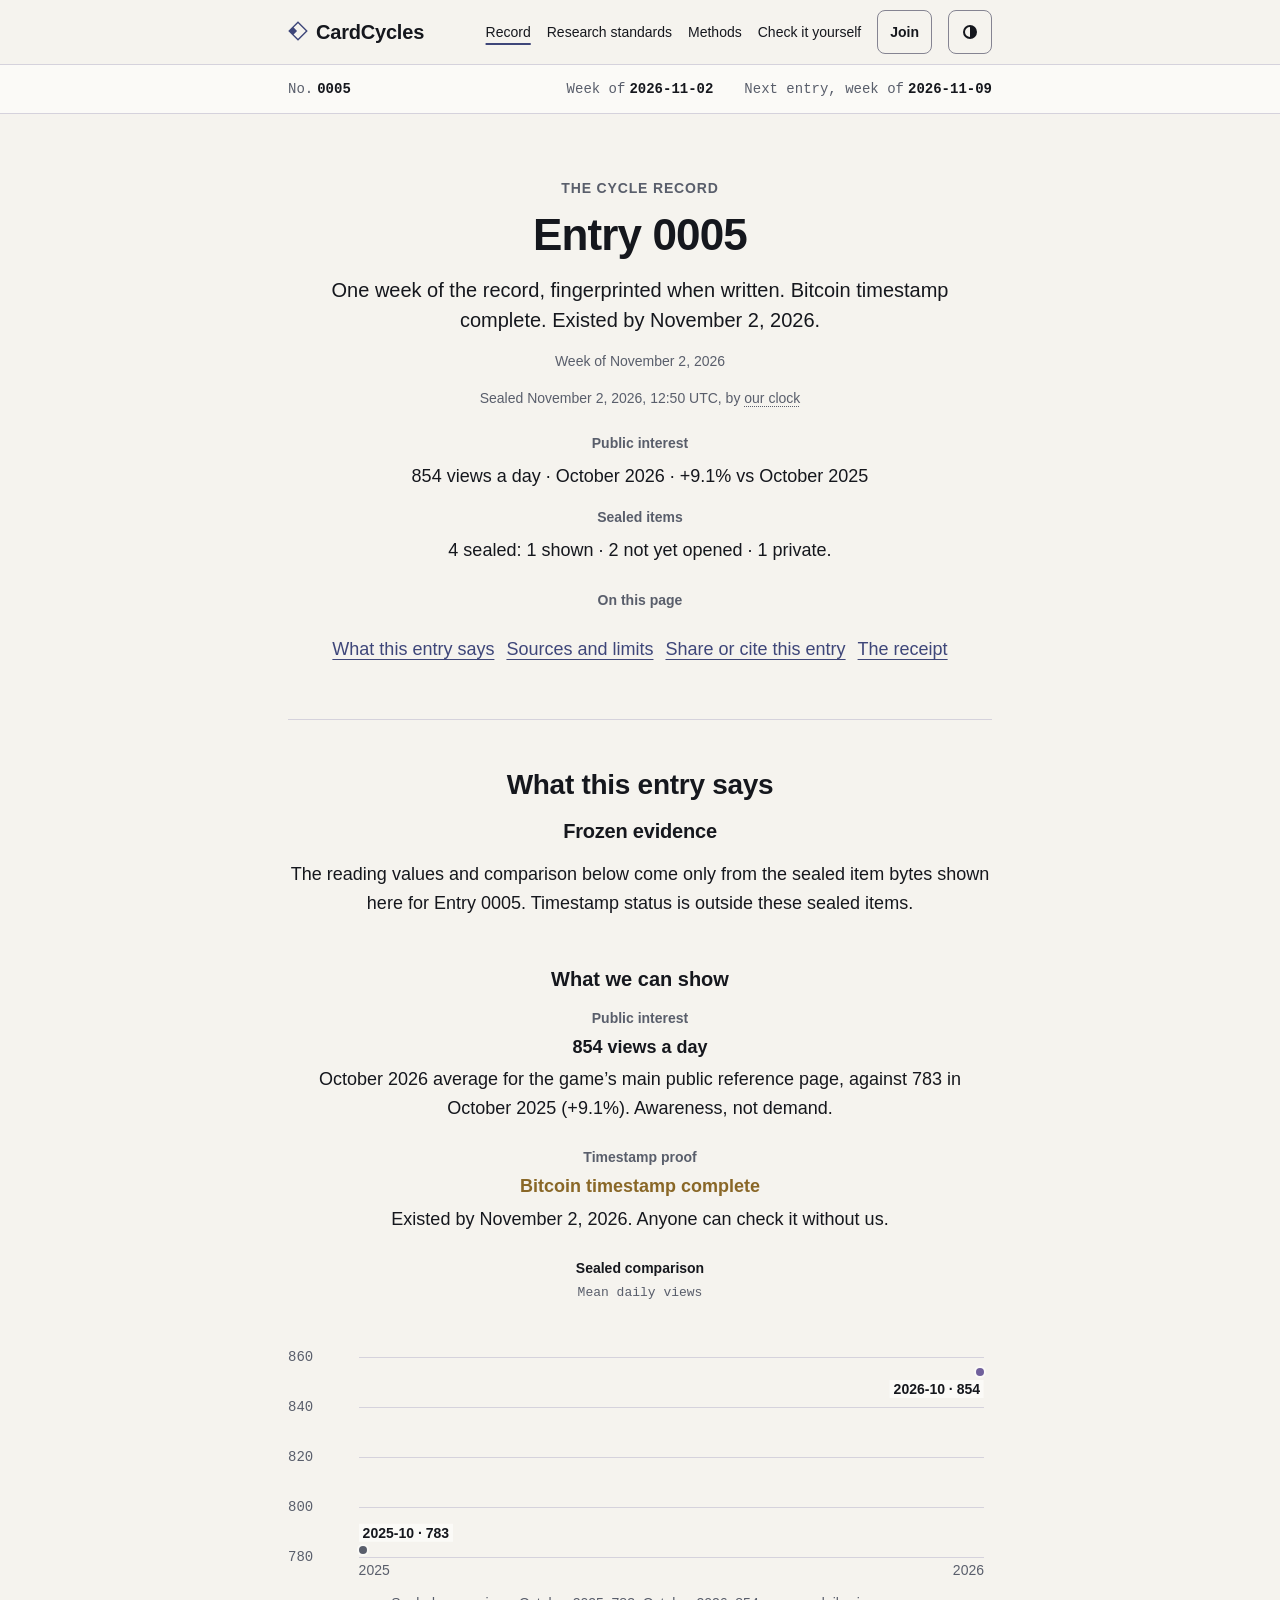
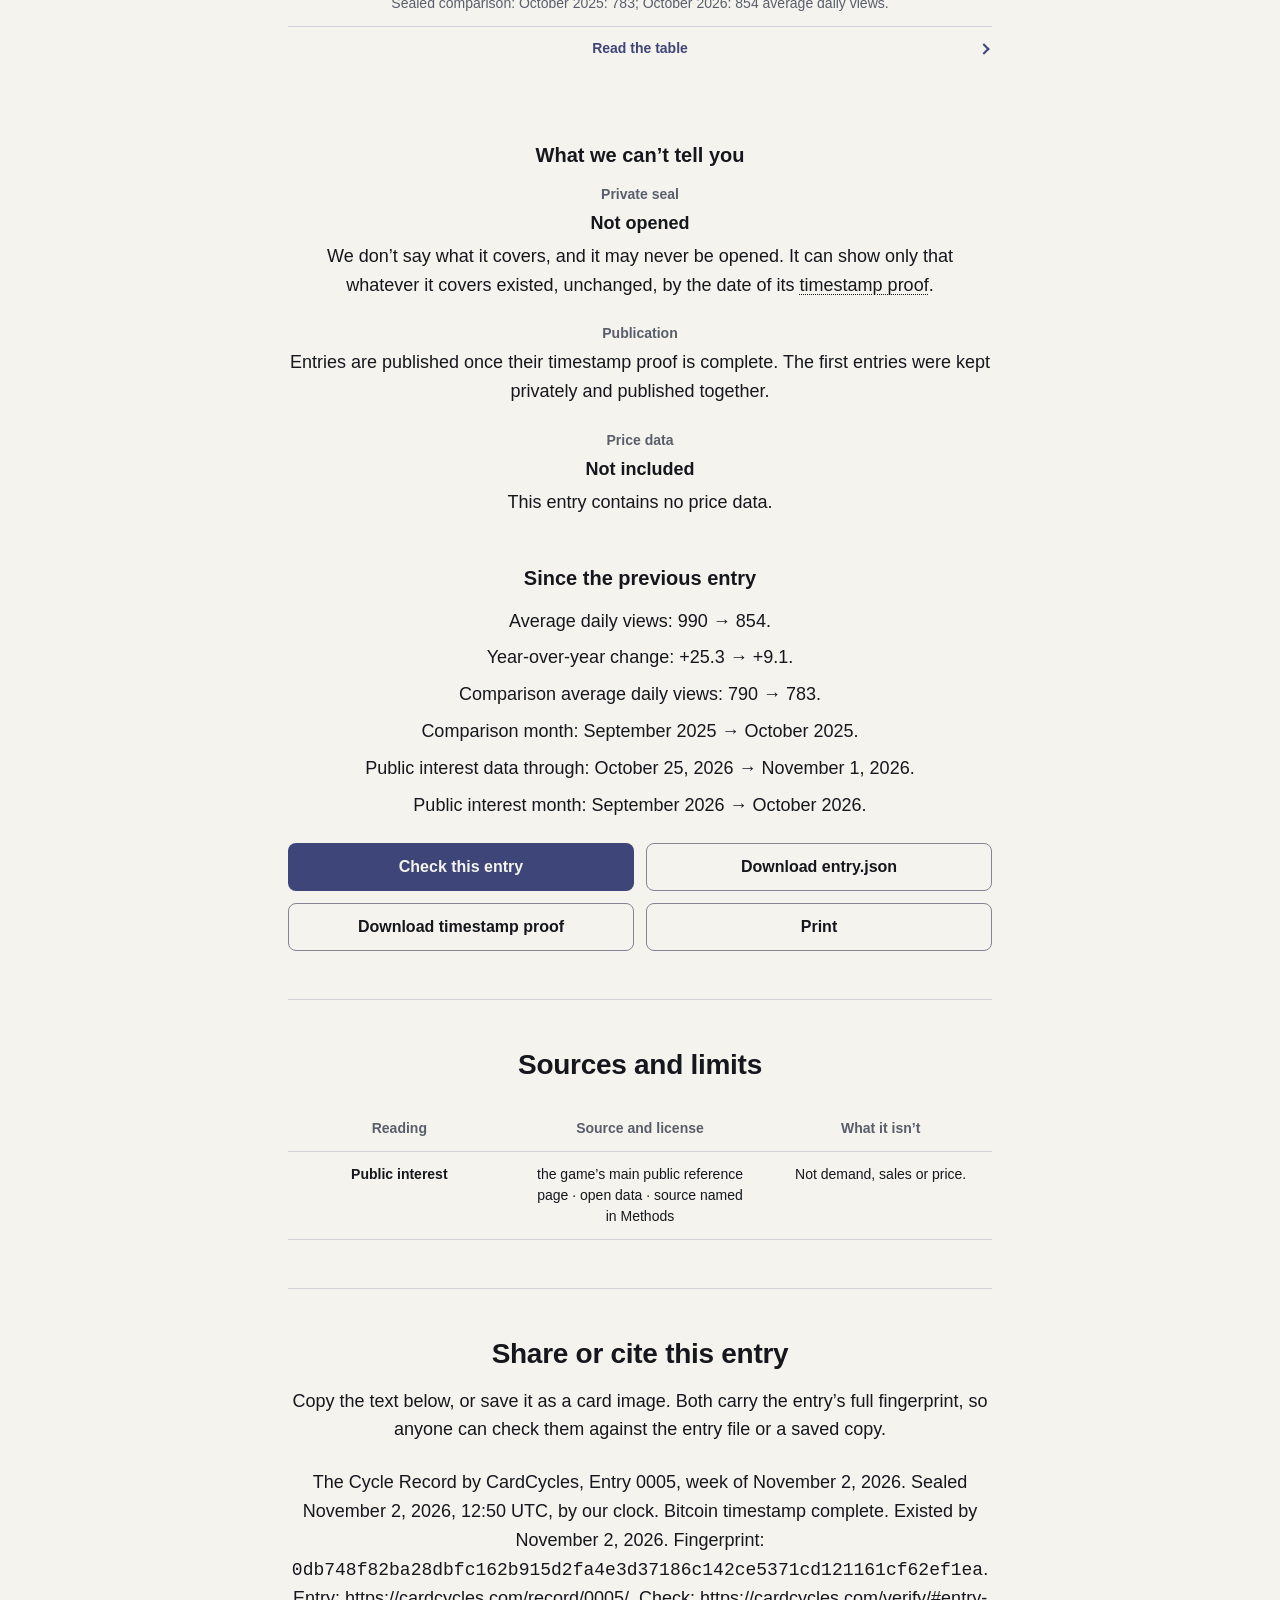
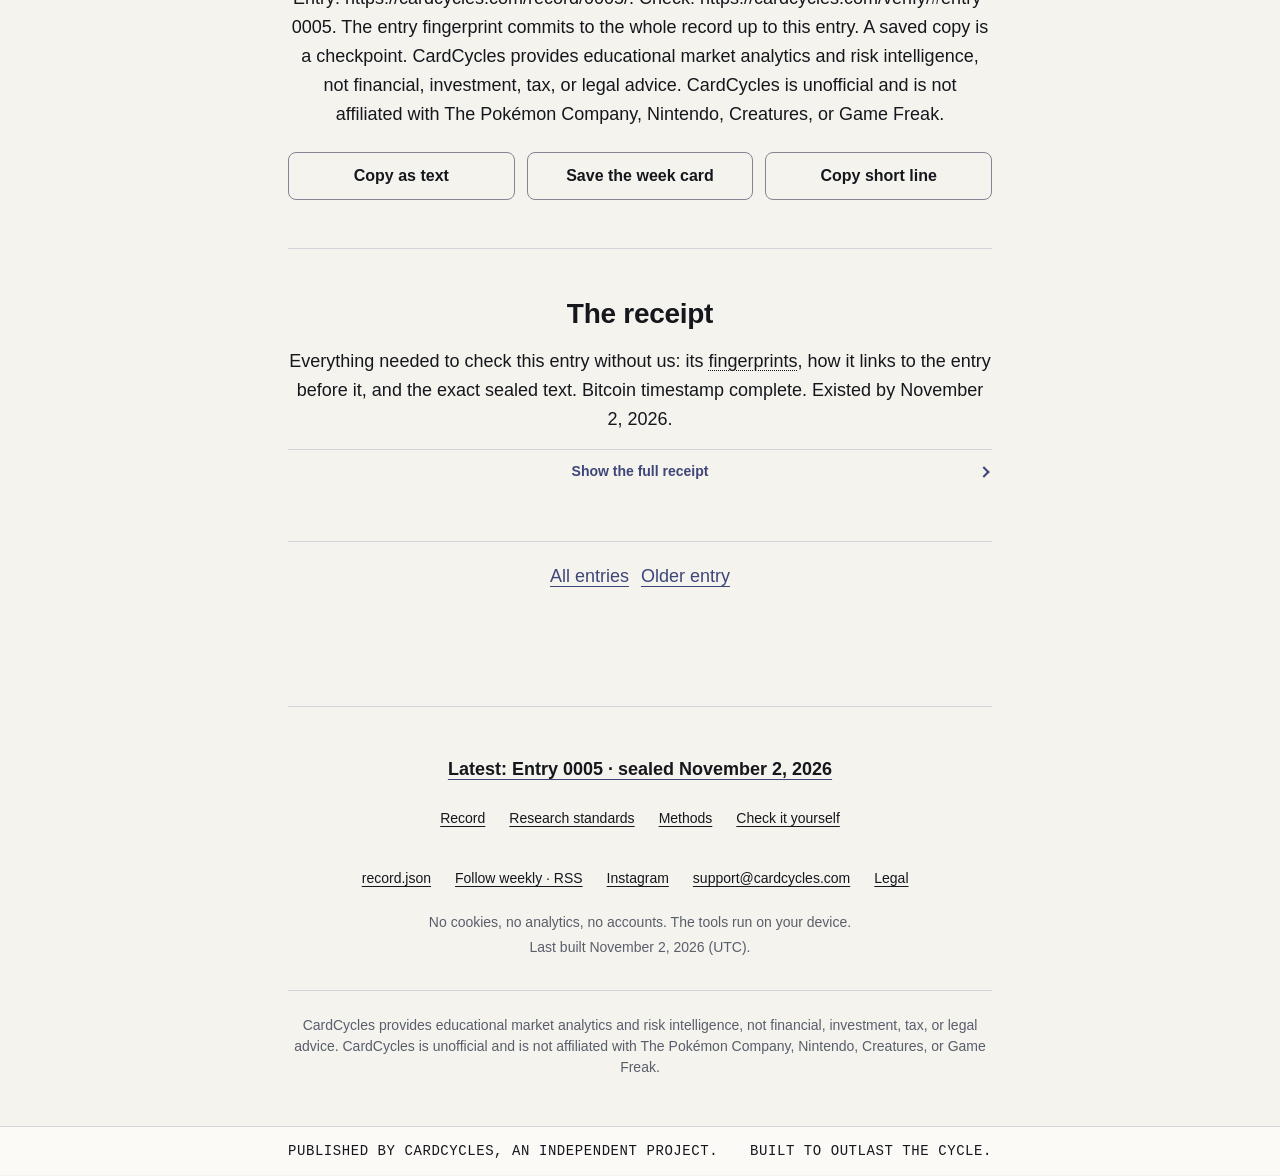
<file: record/0005/index.html>
<!doctype html>
<html lang="en" class="no-js">
<head>
<meta charset="utf-8">
<meta name="viewport" content="width=device-width, initial-scale=1">
<meta http-equiv="Content-Security-Policy" content="default-src 'none'; script-src 'self'; style-src 'self' 'unsafe-inline'; img-src 'self' data:; connect-src 'self'; base-uri 'none'; form-action 'none'">
<meta name="referrer" content="no-referrer">
<meta name="color-scheme" content="light dark">
<title>Entry 0005 · CardCycles</title>
<meta name="description" content="Entry 0005 of the Cycle Record, week of November 2, 2026, with its fingerprint and timestamp-proof state.">
<link rel="canonical" href="https://cardcycles.com/record/0005/">
<meta property="og:site_name" content="CardCycles">
<meta property="og:title" content="Entry 0005 · CardCycles">
<meta property="og:description" content="Entry 0005 of the Cycle Record, week of November 2, 2026, with its fingerprint and timestamp-proof state.">
<meta property="og:url" content="https://cardcycles.com/record/0005/">
<meta property="og:type" content="article">
<meta property="article:published_time" content="2026-11-02T12:50:48Z">
<meta property="og:image" content="https://cardcycles.com/assets/c9cd2ac7cef0.png">
<meta property="og:image:width" content="1200">
<meta property="og:image:height" content="630">
<meta property="og:image:alt" content="CardCycles. Every card has a cycle. A weekly Pokémon card market record, timestamped in Bitcoin.">
<meta name="twitter:card" content="summary_large_image">
<meta name="twitter:title" content="Entry 0005 · CardCycles">
<meta name="twitter:description" content="Entry 0005 of the Cycle Record, week of November 2, 2026, with its fingerprint and timestamp-proof state.">
<meta name="twitter:url" content="https://cardcycles.com/record/0005/">
<meta name="twitter:image" content="https://cardcycles.com/assets/c9cd2ac7cef0.png">
<meta name="twitter:image:alt" content="CardCycles. Every card has a cycle. A weekly Pokémon card market record, timestamped in Bitcoin.">
<link rel="alternate" type="application/rss+xml" title="The Cycle Record · CardCycles" href="https://cardcycles.com/feed.xml">
<script type="application/ld+json">{"@context":"https://schema.org","@type":"WebSite","name":"CardCycles","url":"https://cardcycles.com/","description":"A weekly public record about the Pokémon card market, with entry fingerprints and timestamp-proof states. Unofficial. Not advice.","inLanguage":"en"}</script>
<link rel="icon" href="data:image/svg+xml,%3Csvg%20xmlns%3D%22http%3A%2F%2Fwww.w3.org%2F2000%2Fsvg%22%20viewBox%3D%2212%2012%20232%20232%22%20fill%3D%22currentColor%22%20aria-hidden%3D%22true%22%20focusable%3D%22false%22%3E%3Cstyle%3Esvg%7Bcolor%3A%233E4679%7D%40media%28prefers-color-scheme%3Adark%29%7Bsvg%7Bcolor%3A%23B6B4E8%7D%7D%3C%2Fstyle%3E%3Cg%20transform%3D%22rotate%28315%20128%20128%29%22%3E%3Cpath%20fill-rule%3D%22evenodd%22%20d%3D%22M48%2048H208V208H48Z%20M120%2064H192V192H64V120H120Z%22%2F%3E%3C%2Fg%3E%3C%2Fsvg%3E">
<link rel="apple-touch-icon" href="/assets/edbda34895d9.png">
<link rel="stylesheet" href="/assets/0288442badd3.css">
<script src="/assets/6eaeb37964c0.js"></script>
</head>
<body>
<a class="skip" href="#content">Skip to content</a>
<header class="hdr"><div class="wrap"><a class="brand" href="/"><svg viewBox="12 12 232 232" fill="currentColor" aria-hidden="true" focusable="false"><g transform="rotate(315 128 128)"><path fill-rule="evenodd" d="M48 48H208V208H48Z M120 64H192V192H64V120H120Z"/></g></svg><b>CardCycles</b></a><nav class="nav" aria-label="Site"><a class="lk" href="/record/" aria-current="page">Record</a><a class="lk" href="/principles/">Research standards</a><a class="lk" href="/methods/">Methods</a><a class="lk" href="/verify/">Check it yourself</a><a class="btn btn-s header-join" href="/#join">Join</a></nav><div class="tools"><button type="button" class="iconbtn" id="theme" aria-label="Switch to dark theme" title="Switch to dark theme"><svg viewBox="0 0 16 16" aria-hidden="true" focusable="false"><circle cx="8" cy="8" r="6" fill="none" stroke="currentColor" stroke-width="2"/><path d="M8 2a6 6 0 0 1 0 12z" fill="currentColor"/></svg></button><button type="button" class="menubtn" id="menubtn" aria-expanded="false" aria-controls="sheet"><span class="sr" data-menu-label>Menu</span><svg viewBox="0 0 16 16" aria-hidden="true" focusable="false"><path d="M2 4h12M2 8h12M2 12h12" fill="none" stroke="currentColor" stroke-width="2"/></svg></button></div></div></header>
<nav class="sheet" id="sheet" aria-label="Site menu" hidden><a class="lk" href="/record/" aria-current="page">Record</a><a class="lk" href="/principles/">Research standards</a><a class="lk" href="/methods/">Methods</a><a class="lk" href="/verify/">Check it yourself</a><a class="btn btn-p" href="/#join">Join the founding readers</a></nav>
<div class="i-status-anchor" aria-hidden="true"><span data-status-sentinel></span></div>
<section class="i-status" data-status-bar aria-label="Record status"><div class="i-status-stage"><div class="wrap i-status-original"><span class="seg"><span class="status-label">No.</span> <span class="status-value">0005</span></span><span class="seg"><span class="status-label">Week of</span> <span class="status-value">2026-11-02</span></span><span class="seg"><span class="status-label">Next entry, week of</span> <span class="status-value">2026-11-09</span></span></div><div class="wrap i-status-pinned" aria-hidden="true"><span class="i-status-proof">TIMESTAMPED IN BITCOIN</span></div></div><div class="wrap i-status-controls" inert><a class="lk bar-home" href="/" aria-label="CardCycles home"><svg viewBox="12 12 232 232" fill="currentColor" aria-hidden="true" focusable="false"><g transform="rotate(315 128 128)"><path fill-rule="evenodd" d="M48 48H208V208H48Z M120 64H192V192H64V120H120Z"/></g></svg></a><button type="button" class="menubtn" id="barmenubtn" aria-expanded="false" aria-controls="sheet"><span class="sr" data-menu-label>Menu</span><svg viewBox="0 0 16 16" aria-hidden="true" focusable="false"><path d="M2 4h12M2 8h12M2 12h12" fill="none" stroke="currentColor" stroke-width="2"/></svg></button></div></section>
<main class="wrap" id="content" tabindex="-1">
<section class="page-h wrap page-head entry-head entry-reader"><p class="print-only">The Cycle Record · Entry 0005</p><p class="eyebrow">The Cycle Record</p><h1 class="ent">Entry 0005</h1><p class="lede ent-lede">One week of the record, fingerprinted when written. Bitcoin timestamp complete. Existed by November 2, 2026.</p><div class="meta"><p>Week of November 2, 2026</p><p>Sealed November 2, 2026, 12:50 UTC, by <a class="term" href="/methods/#series-r">our clock</a></p></div><dl class="glance"><div><dt>Public interest</dt><dd>854 views a day · October 2026 · +9.1% vs October 2025</dd></div><div><dt>Sealed items</dt><dd>4 sealed: 1 shown · 2 not yet opened · 1 private.</dd></div></dl><nav class="onpage" aria-label="On this page"><p class="k" aria-hidden="true">On this page</p><div class="lks"><a class="lk" href="#says">What this entry says</a><a class="lk" href="#sources">Sources and limits</a><a class="lk" href="#share">Share or cite this entry</a><a class="lk" href="#receipt">The receipt</a></div></nav></section><section class="sec-tight wrap layout-section" data-c25-section id="says"><h2 class="mb24">What this entry says</h2><article class="card wkp"><div class="frozen-note"><h3>Frozen evidence</h3><p class="body-note">The reading values and comparison below come only from the sealed item bytes shown here for Entry 0005. Timestamp status is outside these sealed items.</p></div><div class="wkp-cols layout-grid" data-c25-grid="frozen"><section><h3 class="wkp-t">What we can show</h3><div class="wkp-show-body"><div data-evidence="frozen"><dl><div class="row"><dt>Public interest</dt><dd class="v">854 views a day</dd><dd class="n">October 2026 average for the game’s main public reference page, against 783 in October 2025 (+9.1%). Awareness, not demand.</dd></div></dl></div><dl data-evidence="current"><div class="row"><dt>Timestamp proof</dt><dd class="v proof-complete">Bitcoin timestamp complete</dd><dd class="n"><span>Existed by November 2, 2026. Anyone can check it without us.</span></dd></div></dl></div><div class="wkp-figures" data-evidence="frozen"><figure class="entry-figure"><figcaption>Sealed comparison</figcaption><p class="i-mini-unit">Mean daily views</p><div class="strip cmp" id="strip-frozen-0005"><div class="i-plot entry-plot"><div class="i-scale"><span class="edge-top" style="--y:0.000000000%">860</span><span style="--y:25.000000000%">840</span><span style="--y:50.000000000%">820</span><span style="--y:75.000000000%">800</span><span class="edge-bottom" style="--y:100.000000000%">780</span></div><div><div class="stripwrap cmp"><div class="plot splot sm" id="strip-frozen-0005-plot" role="img" aria-label="Sealed comparison: October 2025: 783; October 2026: 854 average daily views." data-dots="[[0.0,&quot;783&quot;,&quot;Oct 2025&quot;],[100.0,&quot;854&quot;,&quot;Oct 2026&quot;]]"><svg viewBox="0 0 1000 1000" preserveAspectRatio="none" aria-hidden="true" focusable="false"><line class="gl" x1="0" x2="1000" y1="1000.0" y2="1000.0"/><line class="gl" x1="0" x2="1000" y1="750.0" y2="750.0"/><line class="gl" x1="0" x2="1000" y1="500.0" y2="500.0"/><line class="gl" x1="0" x2="1000" y1="250.0" y2="250.0"/><line class="gl" x1="0" x2="1000" y1="0.0" y2="0.0"/></svg><span class="sdot" style="--x:0.0%;--y:96.25%"></span><span class="sdot cur" style="--x:100.0%;--y:7.5%"></span><span class="slab start" style="--x:0.0%;--y:96.25%">2025-10 · 783</span><span class="slab end below" style="--x:100.0%;--y:7.5%">2026-10 · 854</span><div class="tip" hidden></div></div><span class="xl ps" style="--x:0.0">2025</span><span class="xl pe" style="--x:1.0">2026</span></div></div></div></div><div class="i-caption">Sealed comparison: October 2025: 783; October 2026: 854 average daily views.</div><details class="view-table"><summary>Read the table</summary><div class="tscroll" role="region" tabindex="0" aria-label="Sealed comparison"><table class="tbl"><caption>Sealed comparison</caption><thead><tr><th scope="col">Month</th><th scope="col">Mean/day</th></tr></thead><tbody><tr><th scope="row">2026-10</th><td>854</td></tr><tr><th scope="row">2025-10</th><td>783</td></tr></tbody></table></div></details></figure></div></section><section><h3 class="wkp-t">What we can’t tell you</h3><dl><div class="row"><dt>Private seal</dt><dd class="v">Not opened</dd><dd class="n">We don’t say what it covers, and it may never be opened. It can show only that whatever it covers existed, unchanged, by the date of its <a class="term" href="/methods/#series-r">timestamp proof</a>.</dd></div><div class="row"><dt>Publication</dt><dd class="n">Entries are published once their timestamp proof is complete. The first entries were kept privately and published together.</dd></div><div class="row"><dt>Price data</dt><dd class="v">Not included</dd><dd class="n">This entry contains no price data.</dd></div></dl></section></div><div class="wkp-f"><div class="wkp-since"><p class="k">Since the previous entry</p><ul><li>Average daily views: 990 → 854.</li><li>Year-over-year change: +25.3 → +9.1.</li><li>Comparison average daily views: 790 → 783.</li><li>Comparison month: September 2025 → October 2025.</li><li>Public interest data through: October 25, 2026 → November 1, 2026.</li><li>Public interest month: September 2026 → October 2026.</li></ul></div><div class="wkp-act"><div class="btns"><button type="button" class="btn btn-p ic-check" id="check-entry">Check this entry</button><a class="btn btn-s ic-dl" href="/record/0005/entry.json" download>Download entry.json</a><a class="btn btn-s ic-dl" href="/record/0005/entry.json.ots" download>Download timestamp proof</a><button type="button" class="btn btn-s" data-print="1">Print</button></div></div><div class="result" id="check-entry-out" hidden aria-live="polite" tabindex="-1"></div></div></article></section><section class="sec-tight wrap layout-section" data-c25-section id="sources"><h2>Sources and limits</h2><table class="tbl readings-tbl responsive-table"><thead><tr><th scope="col">Reading</th><th scope="col">Source and license</th><th scope="col">What it isn’t</th></tr></thead><tbody><tr><th scope="row" data-label="Reading"><span class="rname"><span class="nw">Public interest</span></span></th><td data-label="Source and license">the game’s main public reference page · open data · source named in Methods</td><td data-label="What it isn’t">Not demand, sales or price.</td></tr></tbody></table></section><section class="sec-tight wrap share-sec layout-section" data-c25-section id="share"><h2 class="mb16">Share or cite this entry</h2><p class="m8">Copy the text below, or save it as a card image. Both carry the entry’s full fingerprint, so anyone can check them against the entry file or a saved copy.</p><p class="cite">The Cycle Record by CardCycles, Entry 0005, week of November 2, 2026. Sealed November 2, 2026, 12:50 UTC, by our clock. Bitcoin timestamp complete. Existed by November 2, 2026. Fingerprint: <span class="fp">0db748f82ba28dbfc162b915d2fa4e3d37186c142ce5371cd121161cf62ef1ea</span>. Entry: https://cardcycles.com/record/0005/. Check: https://cardcycles.com/verify/#entry-0005. The entry fingerprint commits to the whole record up to this entry. A saved copy is a checkpoint. CardCycles provides educational market analytics and risk intelligence, not financial, investment, tax, or legal advice. CardCycles is unofficial and is not affiliated with The Pokémon Company, Nintendo, Creatures, or Game Freak.</p><div class="btns"><button type="button" class="btn btn-s" data-copy="The Cycle Record by CardCycles, Entry 0005, week of November 2, 2026. Sealed November 2, 2026, 12:50 UTC, by our clock. Bitcoin timestamp complete. Existed by November 2, 2026. Fingerprint: 0db748f82ba28dbfc162b915d2fa4e3d37186c142ce5371cd121161cf62ef1ea. Entry: https://cardcycles.com/record/0005/. Check: https://cardcycles.com/verify/#entry-0005. The entry fingerprint commits to the whole record up to this entry. A saved copy is a checkpoint. CardCycles provides educational market analytics and risk intelligence, not financial, investment, tax, or legal advice. CardCycles is unofficial and is not affiliated with The Pokémon Company, Nintendo, Creatures, or Game Freak." data-copied="Copied the citation for Entry 0005." data-reveal hidden>Copy as text</button><button type="button" class="btn btn-s" data-card data-reveal hidden>Save the week card</button><button type="button" class="btn btn-s" data-copy="The Cycle Record · Entry 0005 · week of November 2, 2026 · 0db748f82ba28dbf · https://cardcycles.com/record/0005/" data-reveal hidden>Copy short line</button></div></section><section class="sec-tight wrap layout-section" data-c25-section id="receipt"><h2 class="mb16">The receipt</h2><p class="m8">Everything needed to check this entry without us: its <a class="term" href="/methods/#series-r">fingerprints</a>, how it links to the entry before it, and the exact sealed text. <span>Bitcoin timestamp complete. Existed by November 2, 2026.</span></p><details class="receipt"><summary>Show the full receipt</summary><div class="rc-sec"><h3>Where it sits in the record</h3><div class="fpblock proof-complete"><span class="k">Previous chain fingerprint</span><button type="button" class="copybtn noprint" data-copy="f6a20319c9e35feee939b7c8c85c1e818464033aa7b85f4b44913ad7f40fdb30" aria-label="Copy previous chain fingerprint">Copy</button><span class="fp fp2"><span>f6a2 0319 c9e3 5fee e939 b7c8 c85c 1e81</span><span>8464 033a a7b8 5f4b 4491 3ad7 <span class="u">f40f db30</span></span></span></div><p class="small muted mt8">Follows Entry 0004.</p><div class="stitch"></div><div class="fpblock proof-complete"><span class="k">This entry’s fingerprint</span><button type="button" class="copybtn noprint" data-copy="0db748f82ba28dbfc162b915d2fa4e3d37186c142ce5371cd121161cf62ef1ea" aria-label="Copy this entry’s fingerprint">Copy</button><span class="fp fp2"><span>0db7 48f8 2ba2 8dbf c162 b915 d2fa 4e3d</span><span>3718 6c14 2ce5 371c d121 161c f62e f1ea</span></span></div><div class="stitch"></div><div class="fpblock proof-complete"><span class="k">This entry’s <a class="term" href="/methods/#series-r">chain fingerprint</a></span><button type="button" class="copybtn noprint" data-copy="9d47ebd776d520a97acc9ac6821572d52bddf7d64d21a46a38189e9c461aa253" aria-label="Copy this entry’s chain fingerprint">Copy</button><span class="fp fp2"><span>9d47 ebd7 76d5 20a9 7acc 9ac6 8215 72d5</span><span>2bdd f7d6 4d21 a46a 3818 9e9c 461a a253</span></span></div></div><div class="rc-sec rc-items"><h3>What was sealed</h3><table class="tbl items-tbl responsive-table"><thead><tr><th scope="col">Item</th><th scope="col">State</th><th scope="col">What it holds</th><th scope="col">Fingerprint (short form)</th><th scope="col" class="r noprint">Check or download</th></tr></thead><tbody><tr><th scope="row" data-label="Item">Sealed item A</th><td data-label="State"><span class="chips"><span class="chip">Opened</span></span></td><td data-label="What it holds">Public interest</td><td data-label="Fingerprint (short form)"><span class="fpc"><span class="fp">110a 25ae 035c 0f42…</span><button type="button" class="copybtn noprint" data-copy="110a25ae035c0f4243bbf23024d754108e9a60f4547ba737e0cf81e9180e278c" aria-label="Copy sealed item A">Copy</button></span></td><td class="noprint" data-label="Check or download"><span class="act noprint"><span class="check-out" id="check-item-A" hidden></span><button type="button" class="btn btn-s ic-check" data-check-item="A" aria-label="Check this item: Sealed item A">Check this item</button><a class="btn btn-s ic-dl" href="/record/0005/opened/A.json" download aria-label="A.json, download sealed item A">A.json</a></span></td></tr><tr><th scope="row" data-label="Item">Sealed item B</th><td data-label="State"><span class="chips"><span class="chip">Not opened</span></span></td><td data-label="What it holds">Some sealed items are opened later. Some never are.</td><td data-label="Fingerprint (short form)"><span class="fpc"><span class="fp">092d 0549 e362 24c8…</span><button type="button" class="copybtn noprint" data-copy="092d0549e36224c83d0622268d4c9740b03b602432e16cbeefb8b8f5dff52264" aria-label="Copy sealed item B">Copy</button></span></td><td class="noprint" data-label="Check or download"></td></tr><tr><th scope="row" data-label="Item">Sealed item C</th><td data-label="State"><span class="chips"><span class="chip">Not opened</span></span></td><td data-label="What it holds">Some sealed items are opened later. Some never are.</td><td data-label="Fingerprint (short form)"><span class="fpc"><span class="fp">1286 e39b b1a1 4677…</span><button type="button" class="copybtn noprint" data-copy="1286e39bb1a146771e16803361076fadd698a08a4f279b890fe629ce99ad26ad" aria-label="Copy sealed item C">Copy</button></span></td><td class="noprint" data-label="Check or download"></td></tr><tr class="has-note"><th scope="row" data-label="Item"><a class="term lk" href="/methods/#series-r">Private seal</a></th><td data-label="State"><span class="chips"><span class="chip">Private</span></span></td><td data-label="What it holds">Kept private</td><td data-label="Fingerprint (short form)"><span class="fpc"><span class="fp">8512 a78b 65fd 0f35…</span><button type="button" class="copybtn noprint" data-copy="8512a78b65fd0f35ca38624e1e5b8e52f0111ee9d0a32e368526483a5cf3e705" aria-label="Copy private seal">Copy</button></span></td><td class="noprint" data-label="Check or download"></td></tr><tr class="note"><td colspan="5">We don’t say what it covers, and it may never be opened. It can show only that whatever it covers existed, unchanged, by the date of its timestamp proof.</td></tr></tbody></table></div><div class="rc-sec rawblk"><h3>The exact sealed text</h3><p class="body-note">This is the entry exactly as sealed, one line, no spaces. Its SHA-256 is the entry’s fingerprint.</p><div class="row2"><pre>{"corrects":null,"missed_weeks":[],"notes":["INSUFFICIENT_DATA"],"prev_chain_hash":"f6a20319c9e35feee939b7c8c85c1e818464033aa7b85f4b44913ad7f40fdb30","schema":"cycle-record/1","sealed_at":"2026-11-02T12:50:48Z","sealed_items":[{"label":"Sealed item A","sha256":"110a25ae035c0f4243bbf23024d754108e9a60f4547ba737e0cf81e9180e278c"},{"label":"Sealed item B","sha256":"092d0549e36224c83d0622268d4c9740b03b602432e16cbeefb8b8f5dff52264"},{"label":"Sealed item C","sha256":"1286e39bb1a146771e16803361076fadd698a08a4f279b890fe629ce99ad26ad"},{"label":"Private seal","sha256":"8512a78b65fd0f35ca38624e1e5b8e52f0111ee9d0a32e368526483a5cf3e705"}],"seq":5,"week_start":"2026-11-02"}</pre><button type="button" class="copybtn" data-copy="{&quot;corrects&quot;:null,&quot;missed_weeks&quot;:[],&quot;notes&quot;:[&quot;INSUFFICIENT_DATA&quot;],&quot;prev_chain_hash&quot;:&quot;f6a20319c9e35feee939b7c8c85c1e818464033aa7b85f4b44913ad7f40fdb30&quot;,&quot;schema&quot;:&quot;cycle-record/1&quot;,&quot;sealed_at&quot;:&quot;2026-11-02T12:50:48Z&quot;,&quot;sealed_items&quot;:[{&quot;label&quot;:&quot;Sealed item A&quot;,&quot;sha256&quot;:&quot;110a25ae035c0f4243bbf23024d754108e9a60f4547ba737e0cf81e9180e278c&quot;},{&quot;label&quot;:&quot;Sealed item B&quot;,&quot;sha256&quot;:&quot;092d0549e36224c83d0622268d4c9740b03b602432e16cbeefb8b8f5dff52264&quot;},{&quot;label&quot;:&quot;Sealed item C&quot;,&quot;sha256&quot;:&quot;1286e39bb1a146771e16803361076fadd698a08a4f279b890fe629ce99ad26ad&quot;},{&quot;label&quot;:&quot;Private seal&quot;,&quot;sha256&quot;:&quot;8512a78b65fd0f35ca38624e1e5b8e52f0111ee9d0a32e368526483a5cf3e705&quot;}],&quot;seq&quot;:5,&quot;week_start&quot;:&quot;2026-11-02&quot;}" aria-label="Copy the exact sealed text">Copy</button></div></div></details></section><div class="wrap"><nav class="pager" aria-label="Entries"><a class="lk" href="/record/">All entries</a><span class="pn"><a class="lk" href="/record/0004/">Older entry</a></span></nav></div><section class="wrap"><p class="print-only small">Printed from the Cycle Record. Check this entry at cardcycles.com/verify.</p></section><span id="card-proof" hidden>Bitcoin timestamp complete. Existed by November 2, 2026.</span>
</main>
<footer class="ftr"><div class="wrap"><div class="ftr-grid layout-grid" data-c25-grid="footer"><p class="latest"><a class="lk" href="/record/0005/">Latest: Entry 0005 · sealed November 2, 2026</a></p><nav aria-label="Footer"><a class="lk" href="/record/">Record</a><a class="lk" href="/principles/">Research standards</a><a class="lk" href="/methods/">Methods</a><a class="lk" href="/verify/">Check it yourself</a></nav><div class="links"><a class="lk" href="/record.json">record.json</a><a class="lk" href="/record/#follow">Follow weekly · RSS</a><a class="lk" href="https://www.instagram.com/cardcycles/">Instagram</a><a class="lk" href="mailto:support@cardcycles.com">support@cardcycles.com</a><a class="lk" href="/legal/">Legal</a></div><p class="priv">No cookies, no analytics, no accounts. The tools run on your device.</p><p class="built">Last built November 2, 2026 (UTC).</p></div><p class="disc">CardCycles provides educational market analytics and risk intelligence, not financial, investment, tax, or legal advice. CardCycles is unofficial and is not affiliated with The Pokémon Company, Nintendo, Creatures, or Game Freak.</p></div><div class="ftr-seal" data-end-seal><p class="wrap ftr-seal-line"><span>Published by CardCycles, an independent project.</span> <span>Built to outlast the cycle.</span></p></div></footer>
<div id="live" class="sr" aria-live="polite"></div>
<script type="application/json" id="copy-base">{"to_dark":"Switch to dark theme","to_light":"Switch to light theme","menu_open":"Menu","menu_close":"Close","copied":"Copied","copied_live":"Copied to the clipboard","copy_failed":"Couldn’t copy. Select the text and copy it yourself.","eyebrows":["The Cycle Record","Series R · The Record","Research standards","Methods v1.0"]}</script>
<script type="application/json" id="card-data">{"seq4":"0005","hash":"0db748f82ba28dbfc162b915d2fa4e3d37186c142ce5371cd121161cf62ef1ea","kicker":"CardCycles · The Cycle Record","title":"Entry 0005 · Week of November 2, 2026","pos":"Week 5 of 52","sealed":"Sealed November 2, 2026, 12:50 UTC, by our clock","proof_complete":true,"proof":"Timestamp proof: complete. Existed by November 2, 2026.","market":"","interest":"Public interest: 854 views a day in October 2026, against 783 a year earlier. Awareness, not demand.","fp":"Fingerprint (all 64 characters)","url":"https://cardcycles.com/record/0005/","check_url":"https://cardcycles.com/verify/#entry-0005","disclaimer":"CardCycles provides educational market analytics and risk intelligence, not financial, investment, tax, or legal advice. CardCycles is unofficial and is not affiliated with The Pokémon Company, Nintendo, Creatures, or Game Freak.","preview":""}</script>
<script type="application/json" id="copy-entry">{"match":"Match. This text’s fingerprint is the one sealed in Entry 0005.","chain_first":"The chain link holds: it starts from sixty-four zeros.","chain":"The chain link holds: it follows Entry 0004 as recorded.","nomatch":"No match.","hint":"One changed character inside a key or a value changes the fingerprint. Spacing, line breaks and key order don’t, because this page puts the text in canonical form first.","matches":"Matches its seal"}</script>
<script type="application/json" id="entry-data">{"seq":5,"text":"{\"corrects\":null,\"missed_weeks\":[],\"notes\":[\"INSUFFICIENT_DATA\"],\"prev_chain_hash\":\"f6a20319c9e35feee939b7c8c85c1e818464033aa7b85f4b44913ad7f40fdb30\",\"schema\":\"cycle-record/1\",\"sealed_at\":\"2026-11-02T12:50:48Z\",\"sealed_items\":[{\"label\":\"Sealed item A\",\"sha256\":\"110a25ae035c0f4243bbf23024d754108e9a60f4547ba737e0cf81e9180e278c\"},{\"label\":\"Sealed item B\",\"sha256\":\"092d0549e36224c83d0622268d4c9740b03b602432e16cbeefb8b8f5dff52264\"},{\"label\":\"Sealed item C\",\"sha256\":\"1286e39bb1a146771e16803361076fadd698a08a4f279b890fe629ce99ad26ad\"},{\"label\":\"Private seal\",\"sha256\":\"8512a78b65fd0f35ca38624e1e5b8e52f0111ee9d0a32e368526483a5cf3e705\"}],\"seq\":5,\"week_start\":\"2026-11-02\"}","entry_hash":"0db748f82ba28dbfc162b915d2fa4e3d37186c142ce5371cd121161cf62ef1ea","chain_hash":"9d47ebd776d520a97acc9ac6821572d52bddf7d64d21a46a38189e9c461aa253","prev":"f6a20319c9e35feee939b7c8c85c1e818464033aa7b85f4b44913ad7f40fdb30","items":{"A":{"base64":"[base64]","sha256":"110a25ae035c0f4243bbf23024d754108e9a60f4547ba737e0cf81e9180e278c"}}}</script>
<script defer src="/assets/ea23c294675b.js"></script>
<script defer src="/assets/fbbca9302120.js"></script>
<script defer src="/assets/bfe5a33455b0.js"></script>
<script defer src="/assets/7c25d0d4d134.js"></script>
<script defer src="/assets/6c02a3804219.js"></script>
</body>
</html>
</file>
<file: assets/caaf246ab01a.css>
@layer components {
:root{color-scheme:light;--paper:#F5F3EE;--surface:#FBFAF7;--ink:#15171D;--graphite:#595E6B;--hairline:#D5D2DC;--indigo:#3E4679;--indigo-lift:#48518A;--indigo-press:#353C69;--press-soft:#E2E0EC;--lilac:#70609B;--indigo-soft:#EAE9F1;--control-line:#858492;--gold:#896727;--gold-line:#896727;--top-light:#FFFFFF;--seal-surface:#0A0D14;--seal-gold:#C8A96A;--seal-edge:#8D7544;--seal-highlight:#363E50;--sans:-apple-system,BlinkMacSystemFont,"SF Pro Text","Segoe UI",Roboto,"Helvetica Neue",Arial,sans-serif;--display:"SF Pro Display",-apple-system,BlinkMacSystemFont,"Segoe UI",Roboto,"Helvetica Neue",Arial,sans-serif;--mono:ui-monospace,"SF Mono",Menlo,Consolas,"Liberation Mono",monospace;--fs-13:.8125rem;--fs-14:.875rem;--fs-17:1.0625rem;--fs-20:1.25rem;--fs-28:1.75rem;--fs-44:clamp(1.75rem,1rem + 2vw,2.75rem);--fs-72:clamp(2.75rem,1.75rem + 3vw,4.5rem);--sp-4:4px;--sp-8:8px;--sp-12:12px;--sp-16:16px;--sp-24:24px;--sp-32:32px;--sp-48:48px;--sp-64:64px;--sp-96:96px;--sp-128:128px;--tap:44px;--tap-s:40px;--radius:12px;--radius-s:8px;--hair:1px;--rule:2px;--ring:280px;--gutter:var(--sp-16);--gap:var(--sp-24)}@media (prefers-color-scheme:dark){:root:not([data-theme="light"]){color-scheme:dark;--paper:#0E1118;--surface:#151923;--ink:#ECE9E2;--graphite:#B6BAC7;--hairline:#343B49;--indigo:#B6B4E8;--indigo-lift:#C4C2EF;--indigo-press:#A7A5DC;--press-soft:#1B1E2A;--lilac:#A898D8;--indigo-soft:#242737;--control-line:#72798A;--gold:#C8A96A;--gold-line:#8D7544;--top-light:#363E50}}:root[data-theme="dark"]{color-scheme:dark;--paper:#0E1118;--surface:#151923;--ink:#ECE9E2;--graphite:#B6BAC7;--hairline:#343B49;--indigo:#B6B4E8;--indigo-lift:#C4C2EF;--indigo-press:#A7A5DC;--press-soft:#1B1E2A;--lilac:#A898D8;--indigo-soft:#242737;--control-line:#72798A;--gold:#C8A96A;--gold-line:#8D7544;--top-light:#363E50}@media (min-width:40em){:root{--gutter:var(--sp-32)}}@media (min-width:60em){:root{--gutter:var(--sp-48);--ring:clamp(280px,28vw,320px)}}@media (max-width:39.9375em){:root{--ring:200px}}*,*::before,*::after{box-sizing:border-box}html{-webkit-text-size-adjust:100%;text-size-adjust:100%}html,body{background:var(--paper)}body{margin:0;color:var(--ink);font:var(--fs-17)/1.55 var(--sans);-webkit-font-smoothing:antialiased;overflow-wrap:break-word}a{color:var(--indigo);text-decoration:underline;text-decoration-thickness:var(--hair);text-underline-offset:.2em}button{min-width:var(--tap);min-height:var(--tap)}a:hover{text-decoration-thickness:var(--rule)}:focus{outline:none}:focus-visible{outline:var(--rule) solid var(--indigo);outline-offset:var(--rule);border-radius:var(--sp-4)}p{margin:0 0 var(--sp-16)}h1,h2,h3{margin:0;font-weight:600;letter-spacing:-.01em}h2{font-size:var(--fs-28);line-height:1.2}h3{font-size:var(--fs-20);line-height:1.3}code,.mono,kbd{font-family:var(--mono);font-size:var(--fs-14)}.num,table,.fp,.meta,.status,.stats dd{font-variant-numeric:tabular-nums lining-nums}.skip{position:absolute;left:var(--sp-16);top:0;z-index:20;transform:translateY(-200%);background:var(--indigo);color:var(--paper);padding:var(--sp-12) var(--sp-16);border-radius:var(--radius-s);text-decoration:none}.skip:focus{transform:translateY(var(--sp-12))}.sr{position:absolute;width:var(--hair);height:var(--hair);padding:0;margin:0;overflow:hidden;clip:rect(0 0 0 0);white-space:nowrap;border:0}.wrap{max-width:calc(1120px + 2*var(--gutter));margin:0 auto;padding:0 var(--gutter)}.m8{max-width:calc((100% - 11*var(--gap)) / 12 * 8 + 7*var(--gap));margin-left:0;margin-right:auto}.g12{display:grid;grid-template-columns:repeat(12,minmax(0,1fr));column-gap:var(--gap);align-items:stretch}.g12>*{min-width:0}.split>.a{grid-column:1 / span 7}.split>.b{grid-column:8 / span 5}.read{align-items:start}.read>.main{grid-column:1 / span 8}.read>.rail{grid-column:9 / span 4;position:sticky;top:var(--sp-24)}@media (max-width:59.9375em){.m8{max-width:none}.g12{grid-template-columns:minmax(0,1fr);row-gap:var(--sp-32)}.g12>*{grid-column:1 / -1!important}.read>.rail{position:static}}.lk{display:inline-flex;align-items:center;min-width:var(--tap);min-height:var(--tap)}.nw{white-space:nowrap}.review{background:var(--surface);border-bottom:var(--hair) solid var(--hairline);font-size:var(--fs-14);line-height:1.45}.review .wrap{display:flex;flex-wrap:wrap;align-items:center;column-gap:var(--sp-16)}.review strong{font-weight:600}.rv-full{margin:0;min-width:0;padding:var(--sp-8) 0}.rv-d summary{display:inline-flex;align-items:center;min-height:var(--tap);cursor:pointer;color:var(--indigo);text-decoration:underline;text-underline-offset:.2em}.rv-d[open]{flex-basis:100%;padding-bottom:var(--sp-12)}.rv-d[open] summary{text-decoration-thickness:var(--rule)}.rv-d p{margin:0 0 var(--sp-8);}.rv-d ul.plain{list-style:disc;padding-left:var(--sp-24);}.rv-d ul.plain li{border:0;padding:var(--sp-4) 0}@media (max-width:47.4375em){.rv-full{flex-basis:100%;padding-bottom:0}}.hdr{border-bottom:var(--hair) solid var(--hairline);background:var(--paper)}.hdr .wrap{height:var(--sp-64);display:flex;align-items:center;justify-content:space-between;gap:var(--sp-16)}.brand{display:flex;flex-wrap:nowrap;align-content:center;align-items:center;gap:var(--sp-8);text-decoration:none;color:var(--ink);min-height:var(--tap)}.brand>svg{width:20px;height:20px;flex:none;color:var(--indigo);transform:translateY(-1px)}.brand b{font-weight:600;font-size:var(--fs-20);letter-spacing:-.01em}.brand span{font-size:var(--fs-14);color:var(--graphite)}.nav{display:flex;align-items:center;gap:var(--sp-4)}.nav a{display:inline-flex;align-items:center;min-height:var(--tap);padding:0 var(--sp-12);color:var(--ink);text-decoration:none;font-size:var(--fs-14);border-radius:var(--radius-s)}.nav a:hover{background:var(--indigo-soft)}.nav a[aria-current="page"]{text-decoration:underline;text-underline-offset:.45em;text-decoration-thickness:var(--rule);text-decoration-color:var(--indigo)}.tools{display:flex;align-items:center;gap:var(--sp-8)}.iconbtn{display:inline-flex;align-items:center;justify-content:center;width:var(--tap);height:var(--tap);border:var(--hair) solid var(--hairline);border-radius:var(--radius-s);background:transparent;color:var(--ink);cursor:pointer;padding:0}.iconbtn svg{width:var(--sp-16);height:var(--sp-16)}.menubtn{display:none;min-height:var(--tap);padding:0 var(--sp-16);border:var(--hair) solid var(--hairline);border-radius:var(--radius-s);background:transparent;color:var(--ink);font:600 var(--fs-14)/1 var(--sans);cursor:pointer}.sheet{display:none;border-bottom:var(--hair) solid var(--hairline);background:var(--surface)}.sheet[hidden]{display:none!important}.sheet a{display:flex;align-items:center;min-height:var(--sp-48);padding:0 var(--gutter);color:var(--ink);text-decoration:none;border-top:var(--hair) solid var(--hairline)}.sheet a:first-child{border-top:0}.sheet .btn.btn-p{width:min(calc(100% - 2 * var(--gutter)),44rem);height:auto;min-height:48px;margin:var(--sp-16) auto;padding-inline:var(--sp-12);justify-content:center;color:var(--paper);border:var(--hair) solid var(--indigo)}@media (max-width:59.9375em){.hdr .nav{display:none}.menubtn{display:inline-flex;align-items:center}.brand span{display:none}.js .sheet:not([hidden]){display:block}.no-js .hdr .nav{display:flex}.no-js .menubtn{display:none}}@media (max-width:59.9375em){.no-js .hdr .wrap{height:auto;flex-wrap:wrap;padding-top:var(--sp-8);padding-bottom:var(--sp-8)}.no-js .hdr .nav{flex-wrap:wrap}}.sec{padding-top:var(--sp-96)}.sec-tight{padding-top:var(--sp-64)}@media (max-width:39.9375em){.sec{padding-top:var(--sp-64)}.sec-tight{padding-top:var(--sp-48)}main{padding-bottom:var(--sp-64)}}.eyebrow{display:block;font-size:var(--fs-14);line-height:1.3;color:var(--graphite);font-weight:600}.lede{font-size:var(--fs-20);line-height:1.5;color:var(--ink);text-wrap:pretty}.muted{color:var(--graphite)}.small{font-size:var(--fs-14);line-height:1.45}.h-row{display:flex;align-items:baseline;justify-content:space-between;gap:var(--sp-16);flex-wrap:wrap;margin-bottom:var(--sp-24)}.h-row a{font-size:var(--fs-14)}.h-row p{margin:var(--sp-8) 0 0}.btn{display:inline-flex;align-items:center;justify-content:center;height:auto;min-height:var(--tap);padding:var(--sp-12) var(--sp-24);border-radius:var(--radius-s);font:600 var(--fs-17)/1.2 var(--sans);text-decoration:none;border:var(--hair) solid transparent;cursor:pointer;text-align:center}.btn-p{background:var(--indigo);color:var(--paper)}.btn-p:hover{text-decoration:none}.btn-s{background:transparent;color:var(--ink);border-color:var(--hairline)}.btn-s:hover{background:var(--indigo-soft)}.btn[disabled]{opacity:.55;cursor:not-allowed}.btns{display:flex;flex-wrap:wrap;gap:var(--sp-12)}.btn[hidden]{display:none}.btns.col{flex-direction:column}.btns.col .btn{width:100%}.chip{display:inline-flex;align-items:center;min-height:var(--sp-24);padding:var(--sp-4) var(--sp-8);border-radius:999px;font:600 var(--fs-14)/1.3 var(--sans);letter-spacing:0;background:var(--indigo-soft);color:var(--ink);white-space:nowrap;vertical-align:middle}.chip-o{background:transparent;box-shadow:inset 0 0 0 var(--hair) var(--hairline)}.card{background:var(--surface);border:var(--hair) solid var(--hairline);border-radius:var(--radius);padding:var(--sp-24);min-width:0}.card>:last-child{margin-bottom:0}.grid{display:grid;gap:var(--gap);align-items:stretch}.g2{grid-template-columns:repeat(2,minmax(0,1fr))}.g3{grid-template-columns:repeat(3,minmax(0,1fr))}.g4{grid-template-columns:repeat(4,minmax(0,1fr))}@media (max-width:59.9375em){.g4{grid-template-columns:repeat(2,minmax(0,1fr))}.g3{grid-template-columns:minmax(0,1fr)}}@media (max-width:47.4375em){.g2{grid-template-columns:minmax(0,1fr)}}@media (max-width:32.4375em){.g4{grid-template-columns:minmax(0,1fr)}}.card-f{display:flex;flex-direction:column}.card-f .push{margin-top:auto}.card h2.h3,h2.h3{font-size:var(--fs-20);line-height:1.3;margin-bottom:var(--sp-12)}.t-row{display:flex;align-items:center;flex-wrap:wrap;gap:var(--sp-8) var(--sp-12)}.t-row h2,.t-row h3{margin:0}.card.held{border-left:var(--hair) dashed var(--graphite)}.heldnote{display:block;margin-top:var(--sp-8);font-size:var(--fs-14);line-height:1.45;color:var(--graphite)}.ref{stroke:var(--graphite);stroke-width:var(--hair);stroke-dasharray:5 7;opacity:1;vector-effect:non-scaling-stroke}.ring-readout .ro,.recline .ln{display:block;white-space:nowrap}.recline{margin:var(--sp-16) 0 0;font-size:var(--fs-14);line-height:1.45;color:var(--graphite);font-variant-numeric:tabular-nums lining-nums}.art-c .recline,.art-c .ringcap{text-align:center}.wkp{padding:var(--sp-32)}.market-reading{display:grid;gap:var(--sp-16);margin-bottom:var(--sp-24)}.market-reading>*{margin:0}.market-reading-head{justify-content:space-between;align-items:flex-start}.market-reading-copy{}.market-reading.held{border-left:var(--hair) dashed var(--graphite)}.market-reading-note,.market-reading-method,.market-reading-date{margin-top:0}.wkp-h{display:flex;flex-wrap:wrap;align-items:baseline;justify-content:space-between;gap:var(--sp-4) var(--sp-24);padding-bottom:var(--sp-24);margin-bottom:0;border-bottom:var(--hair) solid var(--hairline)}.wkp-h h3{font-size:var(--fs-20);line-height:1.4}.wkp-h h3 .nw{white-space:nowrap}@media (max-width:39.9375em){.wkp-h h3 .nw{display:block}.wkp-h h3 .sep{display:none}}.wkp-h p{margin:0;font-size:var(--fs-14);color:var(--graphite);text-wrap:pretty}.wkp-mkt{display:grid;grid-template-columns:var(--sp-64) minmax(0,1fr);grid-template-areas:"w h" "w r";column-gap:var(--sp-24);align-items:start}.wkp-mkt .well{grid-area:w}.mk-h{grid-area:h}.mk-r{grid-area:r}.well{width:var(--sp-64);height:var(--sp-64);border:var(--hair) solid var(--hairline);border-radius:var(--radius);display:flex;align-items:center;justify-content:center;color:var(--graphite)}.well::before{content:"\2014";content:"\2014" / "";font-size:var(--fs-28);line-height:1;font-weight:600}.wkp-mkt .k{display:block;font-size:var(--fs-14);line-height:1.3;font-weight:600;color:var(--graphite)}.wkp-mkt .v{display:block;font-size:var(--fs-28);line-height:1.2;font-weight:600;margin:var(--sp-4) 0 0}.wkp-mkt .mk-r{margin:var(--sp-8) 0 0;text-wrap:pretty}.wkp-cols{display:grid;grid-template-columns:minmax(0,7fr) minmax(0,5fr);margin-top:var(--sp-24);padding-top:var(--sp-24);border-top:var(--hair) solid var(--hairline);align-items:stretch}.wkp-h+.wkp-cols{border-top:0;margin-top:0}.wkp>.wkp-cols:first-child{border-top:0;margin-top:0;padding-top:0}.wkp-cols>section{min-width:0}.frozen-note{margin-bottom:var(--sp-24)}.frozen-note h3{margin-top:0}.wkp-home .wkp-since,.wkp-home .wkp-act{margin-top:var(--sp-24)}.wkp-cols>section:first-child{padding-right:var(--sp-32);border-right:var(--hair) solid var(--hairline)}.wkp-cols>section+section{padding-left:var(--sp-32)}@media (min-width:60em){.wkp-home .wkp-cols{grid-template-columns:minmax(0,8fr) minmax(0,4fr)}}.wkp-no-fact .wkp-cols{display:block}.wkp-no-fact .wkp-cols>section:first-child{border-right:0;padding-right:0}.wkp-no-fact .wkp-cols>section+section{padding-left:0;margin-top:var(--sp-24);padding-top:var(--sp-24);border-top:var(--hair) solid var(--hairline)}.wkp-since{min-width:0}.wkp-since .k{margin:0 0 var(--sp-8);font-weight:600}.wkp-since ul{list-style:none;margin:0;padding:0}.wkp-since li+li{margin-top:var(--sp-8)}.wkp-t{margin:0 0 var(--sp-16);font-size:var(--fs-14);line-height:1.3;font-weight:600;color:var(--graphite);letter-spacing:0}.wkp dl{margin:0}.wkp .row+.row{margin-top:var(--sp-24)}.wkp dt{display:flex;flex-wrap:wrap;align-items:center;gap:var(--sp-4) var(--sp-12);min-height:calc(var(--fs-14) * 1.3 + 2 * var(--sp-4));font-size:var(--fs-14);line-height:1.3;font-weight:600;color:var(--graphite)}.wkp dd{margin:0}.wkp dd.v{margin-top:var(--sp-4);font-size:var(--fs-20);line-height:1.4;font-weight:600}.wkp dd.n{margin-top:var(--sp-4);text-wrap:pretty}.wkp dd.x{margin-top:var(--sp-16)}.wkp dd.x .fignote{margin-top:var(--sp-8)}.feed-help{}@media(min-width:60em){.wkp-home .wkp-cols>section+section{display:flex;flex-direction:column}.wkp-home .wkp-cols>section+section>p:last-child{margin-top:auto;padding-top:var(--sp-24)}}.wkp-f{display:grid;grid-template-columns:minmax(0,1fr) auto;column-gap:var(--sp-32);align-items:start;margin-top:var(--sp-24);padding-top:var(--sp-24);border-top:var(--hair) solid var(--hairline)}.wkp-f>.result{grid-column:1 / -1}.wkp-act{display:flex;flex-direction:column;align-items:flex-start;gap:var(--sp-12);min-width:0}.wkp-act p{margin:0;font-size:var(--fs-14);color:var(--graphite)}.wkp-f .result{margin-top:var(--sp-16)}.wk-visit{margin:0;font-size:var(--fs-14);color:var(--graphite)}@media (max-width:59.9375em){.wkp-cols{grid-template-columns:minmax(0,1fr)}.wkp-cols>section:first-child{padding-right:0;border-right:0}.wkp-cols>section+section{padding-left:0;margin-top:var(--sp-24);padding-top:var(--sp-24);border-top:var(--hair) solid var(--hairline)}.wkp-f{grid-template-columns:minmax(0,1fr);row-gap:var(--sp-24)}.wkp-act{align-items:stretch}.wkp-act .btns{justify-content:flex-start}}@media (max-width:39.9375em){.wkp{padding:var(--sp-24)}.wkp-mkt{grid-template-columns:var(--tap) minmax(0,1fr);column-gap:var(--sp-16)}.wkp-mkt .well{width:var(--tap);height:var(--tap)}.well::before{font-size:var(--fs-20)}.wkp-act .btns{flex-direction:column}.wkp-act .btns .btn{width:100%}}@media (max-width:24.9375em){.wkp{padding:var(--sp-16)}.wkp-mkt{grid-template-columns:minmax(0,1fr);grid-template-areas:"w" "h" "r"}.wkp-mkt .mk-h{margin-top:var(--sp-16)}}.cite{background:var(--surface);border:var(--hair) solid var(--hairline);border-radius:var(--radius);padding:var(--sp-24);margin:var(--sp-24) 0;overflow-wrap:anywhere;max-width:calc((100% - 11*var(--gap)) / 12 * 8 + 7*var(--gap))}.cite .fp{font-size:var(--fs-17)}details.receipt{margin-top:var(--sp-24)}details.receipt>summary{min-height:var(--sp-48);display:flex;align-items:center;gap:var(--sp-12);padding:0 var(--sp-24);cursor:pointer;font-weight:600;list-style:none;background:var(--surface);border:var(--hair) solid var(--hairline);border-radius:var(--radius)}details.receipt>summary::-webkit-details-marker{display:none}details.receipt>summary::before{content:"";flex:none;width:var(--sp-8);height:var(--sp-8);border-right:var(--rule) solid var(--indigo);border-bottom:var(--rule) solid var(--indigo);transform:rotate(-45deg)}details.receipt[open]>summary::before{transform:rotate(45deg)}details.receipt>summary:hover{background:var(--indigo-soft)}details.receipt[open]>summary{margin-bottom:var(--sp-8)}.rc-sec{padding:var(--sp-32) 0}.rc-sec+.rc-sec{border-top:var(--hair) solid var(--hairline)}.rc-sec h3{margin-bottom:var(--sp-16)}.rawblk pre{margin:0;white-space:pre-wrap;word-break:break-all;font-family:var(--mono);font-size:var(--fs-14);line-height:1.6}.rawblk .row2{display:grid;grid-template-columns:minmax(0,1fr) auto;align-items:start;gap:var(--sp-12)}a.term{color:inherit;text-decoration:underline dotted var(--hair);text-underline-offset:3px}a.term:hover{text-decoration-style:solid}.words{margin:var(--sp-24) 0 0}.words>div{display:grid;grid-template-columns:minmax(0,1fr) minmax(0,2fr);gap:var(--sp-4) var(--gap);padding:var(--sp-16) 0;border-top:var(--hair) solid var(--hairline)}.words dt{font-weight:600;scroll-margin-top:var(--sp-24)}.words dd{margin:0}@media (max-width:39.9375em){.words>div{grid-template-columns:minmax(0,1fr)}}.stats{display:grid;grid-template-columns:repeat(4,minmax(0,1fr));gap:var(--sp-16);margin:0}.stats>div{display:flex;flex-direction:column-reverse;justify-content:flex-end;border-top:var(--hair) solid var(--hairline);padding-top:var(--sp-12);min-width:0}.stats dt{font-size:var(--fs-14);line-height:1.3;color:var(--graphite);margin-top:var(--sp-4)}.stats dd{margin:0;font-family:var(--display);font-size:var(--fs-28);line-height:1.1;font-weight:600;letter-spacing:-.01em}.stats.s2{grid-template-columns:repeat(2,minmax(0,1fr));row-gap:var(--sp-16)}@media (max-width:32.4375em){.stats{grid-template-columns:repeat(2,minmax(0,1fr))}}@media (min-width:60em){.page-h .read>.rail{margin-top:var(--sp-16)}}.rail-card h2{margin-bottom:var(--sp-12)}.rail-card .recline{margin:0 0 var(--sp-8)}.rail-card .small{margin:0 0 var(--sp-16)}.page-h{padding-top:var(--sp-64)}.page-h h1{font-family:var(--display);font-size:var(--fs-44);line-height:1.1;letter-spacing:-.02em;margin:var(--sp-8) 0 var(--sp-24)}.page-h .lede{}@media (max-width:39.9375em){.page-h{padding-top:var(--sp-48)}}.ent-lede{margin:var(--sp-24) 0 0}.glance{display:grid;gap:var(--sp-12);margin:var(--sp-32) 0 0;padding:var(--sp-16) 0;border-top:var(--hair) solid var(--hairline);border-bottom:var(--hair) solid var(--hairline);}.glance>div{display:grid;grid-template-columns:var(--sp-128) minmax(0,1fr);column-gap:var(--sp-16);align-items:baseline}.glance dt{font-size:var(--fs-14);font-weight:600;color:var(--graphite)}.glance dd{margin:0;font-variant-numeric:tabular-nums lining-nums}.glance .ln{display:block;white-space:nowrap}.onpage{margin-top:var(--sp-24)}.onpage .k{margin:0;font-size:var(--fs-14);font-weight:600;color:var(--graphite)}.onpage .lks{display:flex;flex-wrap:wrap;column-gap:var(--sp-24)}@media (max-width:39.9375em){.ent-lede{font-size:var(--fs-17)}.glance>div{grid-template-columns:minmax(0,1fr)}.onpage .lks{flex-direction:column}}.prose h2{margin:var(--sp-48) 0 var(--sp-16)}.prose>h2:first-child{margin-top:0}.prose .t-row{margin:var(--sp-48) 0 0}.prose .t-row h2{margin:0}.rules{list-style:none;margin:var(--sp-32) 0 0;padding:0;counter-reset:r}.rules li{display:grid;grid-template-columns:var(--tap-s) minmax(0,1fr);gap:var(--sp-16);padding:var(--sp-24) 0;border-top:var(--hair) solid var(--hairline)}.rules li::before{counter-increment:r;content:counter(r);display:inline-flex;align-items:center;justify-content:center;width:var(--sp-32);height:var(--sp-32);border-radius:999px;background:var(--indigo-soft);font-weight:600;font-size:var(--fs-14);font-variant-numeric:tabular-nums}.rules b{display:block;font-weight:600;margin-bottom:var(--sp-4)}.rules p{margin:0}.plain{list-style:none;margin:0;padding:0}.plain li{padding:var(--sp-12) 0;border-top:var(--hair) solid var(--hairline)}.plain li:first-child{border-top:0}.limits{display:grid;grid-template-columns:repeat(3,minmax(0,1fr));gap:var(--gap);margin:var(--sp-24) 0 0;padding:0;list-style:none}.limits li{border-top:var(--hair) solid var(--hairline);padding-top:var(--sp-16)}@media (max-width:59.9375em){.limits{grid-template-columns:minmax(0,1fr)}}.tail .card h2{margin-bottom:var(--sp-16)}.tail .stats{grid-template-columns:repeat(2,minmax(0,1fr));margin-bottom:var(--sp-16)}.tail .plain{margin-bottom:var(--sp-16)}.actrow{display:flex;flex-wrap:wrap;gap:0 var(--sp-24);margin-top:auto;padding-top:var(--sp-8)}.tbl{width:100%;border-spacing:0;font-size:var(--fs-14)}.tbl caption{text-align:left;font-size:var(--fs-14);color:var(--graphite);padding-bottom:var(--sp-12)}.tbl th{text-align:left;font-weight:600;font-size:var(--fs-14);line-height:1.3;color:var(--graphite);padding:var(--sp-12);border-bottom:var(--hair) solid var(--hairline);vertical-align:bottom}.tbl td,.tbl tbody th{padding:var(--sp-16) var(--sp-12);border-bottom:var(--hair) solid var(--hairline);vertical-align:top}.tbl .chip{white-space:nowrap}.tbl.compact td{padding-top:var(--sp-8);padding-bottom:var(--sp-8)}.tbl td.nw a.lk{min-height:var(--tap);min-width:var(--tap)}.tbl tr>*:first-child{padding-left:0}.tbl tr>*:last-child{padding-right:0}.tbl .r{text-align:right}.tbl tr.missed td{color:var(--graphite)}.rname{display:inline-flex;flex-wrap:wrap;align-items:center;gap:var(--sp-8)}.readings-tbl tbody th{white-space:nowrap}.readings-tbl .rname{flex-wrap:nowrap}p.m8{text-wrap:pretty}.tbl em{font-style:italic}.tbl-fig{max-width:calc((100% - 11*var(--gap)) / 12 * 8 + 7*var(--gap))}@media (max-width:59.9375em){.tbl-fig,.cite{max-width:none}}@media (max-width:39.9375em){.cite{padding:var(--sp-16)}.share-sec .btns{flex-direction:column}.share-sec .btns .btn{width:100%}}.rec-tbl td{vertical-align:middle}.rec-tbl td:last-child{white-space:normal}.rec-tbl td:last-child .chip{white-space:normal;max-width:100%}.rec-tbl th:not(:last-child),.rec-tbl td:not(:last-child){width:1%;padding-right:var(--sp-24)}.rc-items .tbl td,.rc-items .tbl tbody th{vertical-align:middle;padding-top:var(--sp-12);padding-bottom:var(--sp-12)}.rc-items .tbl tbody th,.readings-tbl tbody th{font-size:var(--fs-14);text-transform:none;letter-spacing:0;color:var(--ink);font-weight:600}.rc-items .tbl tr.has-note>*{border-bottom:0}.rc-items .tbl td:nth-child(3){min-width:16ch}.rc-items{container-type:inline-size}.rc-items .fpc,.rc-items .act{flex-wrap:wrap}@container (min-width:1120px){.rc-items .fpc,.rc-items .act{flex-wrap:nowrap}}@container (max-width:60em){.rc-items .wide-only{display:none}.rc-items .cards{display:block}}.rc-items .tbl tr.note td{padding-top:0;font-size:var(--fs-14);line-height:1.5;color:var(--graphite)}.chips{display:inline-flex;gap:var(--sp-8);flex-wrap:nowrap;align-items:center}.fpc{display:inline-flex;align-items:center;gap:var(--sp-12)}.check-out{font-size:var(--fs-14);font-weight:600;white-space:nowrap}.tscroll{overflow-x:auto;-webkit-overflow-scrolling:touch}.tscroll.tall{max-height:420px;overflow-y:auto}.js .tscroll.tall:has(.history-full[hidden]){max-height:none}@media (max-width:59.9375em){.rec-tbl th:not(:last-child),.rec-tbl td:not(:last-child){padding-right:var(--sp-8)}.rec-tbl th:nth-child(2),.rec-tbl th:nth-child(3),.rec-tbl td:nth-child(2),.rec-tbl td:nth-child(3){width:auto;white-space:normal}}.tscroll.tall th{position:sticky;top:0;background:var(--paper)}.cards{display:none;list-style:none;margin:0;padding:0}.cards li{background:var(--surface);border:var(--hair) solid var(--hairline);border-radius:var(--radius);padding:var(--sp-16);margin-bottom:var(--sp-12)}.cards .top{display:flex;flex-direction:column;align-items:flex-start;gap:var(--sp-8)}.cards .top b{font-size:var(--fs-20);font-variant-numeric:tabular-nums}.cards dl{display:grid;grid-template-columns:auto minmax(0,1fr);gap:var(--sp-8) var(--sp-16);margin:var(--sp-12) 0 0;font-size:var(--fs-14)}.cards dt{color:var(--graphite)}.cards dd{margin:0}.cards li.missed{background:transparent}.cards .itm{font-size:var(--fs-17)}.cards .fprow,.cards .act{margin-top:var(--sp-12)}.cards .act{justify-content:flex-start;align-items:stretch}.cards p{margin:var(--sp-8) 0 0}@media (max-width:47.4375em){.wide-only{display:none}.cards{display:block}}@media (max-width:24.9375em){.cards dl{grid-template-columns:minmax(0,1fr);row-gap:0}.cards dd{margin-bottom:var(--sp-8)}.cards dd:last-child{margin-bottom:0}}@media (max-width:22.4375em){.chip{white-space:normal;text-align:left}}.fp{font-family:var(--mono);font-size:var(--fs-14);word-break:break-word}.fpblock{display:grid;grid-template-columns:minmax(0,1fr) auto;grid-template-areas:"k b" "f f";align-items:center;column-gap:var(--sp-12);row-gap:var(--sp-8);background:var(--surface);border:var(--hair) solid var(--hairline);border-radius:var(--radius);padding:var(--sp-16)}.fpblock.flat{background:none;border:0;border-radius:0;padding:0}.fpblock .k{grid-area:k;font-size:var(--fs-14);color:var(--graphite)}.fpblock .fp{grid-area:f;display:block;line-height:1.6}.fpblock .copybtn{grid-area:b}.fp2>span{display:block;white-space:nowrap}@media (max-width:24.9375em){.fp2>span{white-space:normal;max-width:19ch}}.u{text-decoration:underline;text-decoration-color:var(--indigo);text-underline-offset:.2em}.copybtn{flex:none;min-height:var(--tap);min-width:var(--sp-64);padding:0 var(--sp-12);border:var(--hair) solid var(--control-line);border-radius:var(--radius-s);background:transparent;color:var(--ink);font:600 var(--fs-14)/1 var(--sans);cursor:pointer}.copybtn:hover{background:var(--indigo-soft)}.stitch{width:var(--hair);height:var(--sp-24);background:var(--hairline);margin:0 0 0 var(--sp-32)}.page-h h1.ent{font-size:var(--fs-72);line-height:1.05;margin:var(--sp-8) 0 0;font-variant-numeric:proportional-nums lining-nums}@media (max-width:39.9375em){.page-h h1.ent{font-size:var(--fs-44)}}.meta{margin-top:var(--sp-24);color:var(--graphite);font-size:var(--fs-14)}.meta p{margin:0 0 var(--sp-4);text-wrap:pretty}.proof{display:flex;flex-wrap:wrap;align-items:center;gap:var(--sp-8) var(--sp-12);margin-top:var(--sp-16)}.proof p{margin:0}.says{margin:0;padding:0;list-style:none}.says li{padding:var(--sp-12) 0;border-top:var(--hair) solid var(--hairline)}.says li:first-child{border-top:0;padding-top:0}.check-out p{margin:var(--sp-4) 0 0}details.raw{background:var(--surface);border:var(--hair) solid var(--hairline);border-radius:var(--radius);padding:0 var(--sp-16)}details.raw summary{min-height:var(--sp-48);display:flex;align-items:center;cursor:pointer;font-weight:600;list-style-position:inside}details.raw pre{margin:0;white-space:pre-wrap;word-break:break-all;font-family:var(--mono);font-size:var(--fs-14);line-height:1.6}details.raw .row2{display:grid;grid-template-columns:minmax(0,1fr) auto;align-items:start;gap:var(--sp-12);padding-bottom:var(--sp-16)}.pager{display:flex;flex-wrap:wrap;justify-content:space-between;align-items:center;gap:var(--sp-12) var(--sp-24);margin-top:var(--sp-48);padding-top:var(--sp-24);border-top:var(--hair) solid var(--hairline)}.pager .pn{display:flex;gap:var(--sp-24)}.rail .result{margin-top:var(--sp-16)}.year-block{width:100%}.year-block h2{margin-bottom:var(--sp-12)}.year-strip{display:grid;grid-template-columns:repeat(auto-fit,minmax(max(var(--sp-48),calc((100% - 12 * var(--hair))/13)),1fr));gap:var(--hair);list-style:none;margin:0;padding:var(--sp-8) 0;}.year-cell{display:flex;align-items:center;justify-content:center;min-width:0;height:var(--sp-48);border:var(--hair) solid var(--hairline);border-radius:var(--rule);color:var(--graphite);font-size:var(--fs-14);font-variant-numeric:tabular-nums;background:var(--surface)}.year-cell:not(.sealed){border-color:var(--graphite)}.year-cell a{display:flex;align-items:center;justify-content:center;width:100%;height:100%;color:inherit;text-decoration:none}.year-cell.sealed{border-color:var(--indigo);color:var(--ink)}.year-cell.timestamped{background:transparent;border-color:var(--gold-line);color:var(--gold)}.year-cell.timestamped a:focus-visible{outline-color:var(--indigo)}.year-cell.opened{box-shadow:inset 0 -3px 0 var(--indigo)}.year-cell.missed{border-style:dashed;background:transparent}.year-cell.no-entry{border-style:dotted;background:transparent}.year-key{margin-top:var(--sp-16)}.year-cell.corrected{box-shadow:inset 0 0 0 var(--rule) var(--graphite)}.year-cell.opened.corrected{box-shadow:inset 0 -3px 0 var(--indigo),inset 0 0 0 var(--rule) var(--graphite)}.record-tail>section{padding-top:var(--sp-24);border-top:var(--hair) solid var(--hairline)}@media (max-width:59.9375em){.year-cell{min-width:0}}.chart{margin:0}.chart figcaption{font-weight:600;font-size:var(--fs-14);margin-bottom:var(--sp-16)}.plotwrap{--pl:var(--sp-48);--pr:0px;--pt:var(--sp-8);--pb:var(--sp-32);position:relative;padding:var(--pt) var(--pr) var(--pb) var(--pl)}.plotwrap.cmp{--pl:0px;--pr:0px;--pt:0px;--pb:0px;padding:0}.plotwrap.cmp.el{padding-right:var(--sp-96)}.ynm{font-size:var(--fs-14);color:var(--graphite);margin:0 0 var(--sp-4)}.plot{position:relative;height:280px}.plot.sm{height:var(--sp-64)}.plot svg{position:absolute;inset:0;width:100%;height:100%;overflow:visible}.plot .gl{shape-rendering:crispEdges;stroke:var(--hairline);stroke-width:var(--hair);vector-effect:non-scaling-stroke}.plot .ln{fill:none;stroke:var(--lilac);stroke-width:var(--rule);stroke-linejoin:round;stroke-linecap:round;vector-effect:non-scaling-stroke}.yl{position:absolute;left:0;width:calc(var(--pl) - var(--sp-8));top:calc(var(--pt) + (100% - var(--pt) - var(--pb)) * var(--y));text-align:right;transform:translateY(-50%);font-size:var(--fs-14);color:var(--graphite);font-variant-numeric:tabular-nums}.xl{position:absolute;bottom:0;left:calc(var(--pl) + (100% - var(--pl) - var(--pr)) * var(--x));transform:translateX(-50%);font-size:var(--fs-14);color:var(--graphite);font-variant-numeric:tabular-nums;white-space:nowrap}.xl.ae{transform:translateX(-100%)}.xl.as{transform:none}@media (max-width:39.9375em){.xl.ps{transform:none}.xl.pe{transform:translateX(-100%)}}.dot,.ndot{position:absolute;left:var(--x);top:var(--y);width:var(--sp-8);height:var(--sp-8);border-radius:50%;transform:translate(-50%,-50%);pointer-events:none}.dot{background:var(--lilac);box-shadow:0 0 0 var(--rule) var(--surface)}.ndot{box-shadow:inset 0 0 0 1.5px var(--graphite)}.endlab{position:absolute;left:var(--x);top:var(--y);transform:translate(var(--sp-12),-50%);font-size:var(--fs-14);font-weight:600;font-variant-numeric:tabular-nums;white-space:nowrap;pointer-events:none}.lead{position:absolute;left:var(--x);top:calc(var(--y) + var(--sp-8));height:calc(var(--b) - var(--y) - var(--sp-16));width:0;border-left:var(--hair) solid var(--graphite);pointer-events:none}.mlab{position:absolute;left:var(--x);top:var(--b);font-size:var(--fs-14);font-weight:600;font-variant-numeric:tabular-nums;white-space:nowrap;pointer-events:none;--tx:-50%;transform:translate(var(--tx),-50%)}.mlab.end{--tx:-100%}.mlab.start{--tx:0%}.mlab.above{top:var(--y);transform:translate(var(--tx),calc(-100% - var(--sp-12)))}.mkey{display:none;margin:var(--sp-12) 0 0;font-size:var(--fs-14);font-weight:600;font-variant-numeric:tabular-nums}.mkey span{display:inline-flex;align-items:center;margin-right:var(--sp-24)}.mkey i{display:inline-block;width:var(--sp-8);height:var(--sp-8);border-radius:50%;background:var(--indigo);margin-right:var(--sp-8)}.annokey{display:none;margin:var(--sp-8) 0 0}@media (max-width:39.9375em){.mlab,.lead,.anno,.ndot{display:none}.mkey,.annokey{display:block}}.anno{position:absolute;left:var(--x);top:var(--y);transform:translate(var(--sp-12),-50%);max-width:min(260px,58%);font-size:var(--fs-14);line-height:1.35;color:var(--graphite);pointer-events:none}.fignote{margin:var(--sp-8) 0 0;text-wrap:pretty}.brk{position:absolute;left:var(--x);width:var(--w);bottom:calc(var(--h) + var(--sp-12));height:var(--sp-8);border:var(--hair) solid var(--graphite);border-bottom:0;pointer-events:none}.brk span{position:absolute;bottom:calc(100% + var(--sp-4));left:50%;transform:translateX(-50%);font-size:var(--fs-14);font-weight:600;white-space:nowrap;color:var(--ink);font-variant-numeric:tabular-nums}.brk.end span{left:auto;right:0;transform:none}.brk.start span{left:0;transform:none}.xh{position:absolute;top:0;bottom:0;width:var(--hair);background:var(--graphite);opacity:1;pointer-events:none}.tip{position:absolute;top:0;z-index:3;transform:translateX(-50%);background:var(--surface);border:var(--hair) solid var(--hairline);border-radius:var(--radius-s);padding:var(--sp-8) var(--sp-12);font-size:var(--fs-14);line-height:1.35;white-space:nowrap;pointer-events:none}.tip strong{display:block;font-size:var(--fs-17);font-variant-numeric:tabular-nums}.tip span{color:var(--graphite)}.hit{position:absolute;inset:0;cursor:crosshair}.band-hit{position:absolute;top:0;bottom:0;left:var(--x);width:var(--w);cursor:pointer;border-radius:var(--sp-4)}.bar{position:absolute;bottom:0;left:50%;height:var(--h);width:min(var(--sp-24),calc(100% - var(--sp-4)));transform:translateX(-50%);border-radius:var(--sp-4) var(--sp-4) 0 0;background:var(--indigo)}.bar.part{background:transparent;box-shadow:inset 0 0 0 1.5px var(--indigo)}.band-hit:hover .bar:not(.part),.band-hit.on .bar:not(.part){opacity:.82}.caplab{position:absolute;left:50%;bottom:var(--h);transform:translate(-50%,calc(0px - var(--sp-8)));font-size:var(--fs-14);font-weight:600;white-space:nowrap;font-variant-numeric:tabular-nums}@media (max-width:39.9375em){.plot{height:220px}.plotwrap{--pl:var(--sp-48)}.xl.odd{display:none}}@media (max-width:24.9375em){.xl.q{display:none}}@media (max-width:24.9375em){.ctx-sec .chart>.plotwrap,.ctx-sec .strip>.stripwrap,.ctx-sec .ynm,.ctx-sec #chart-interest .mkey,.ctx-sec #chart-interest .annokey,.ctx-sec .plot-caption{display:none}.ctx-sec .tbl-view[hidden]{display:block!important}.ctx-sec .tview{display:none}}.history-caption{text-align:left;font-size:var(--fs-14);font-weight:600;padding-bottom:var(--sp-12)}.table-caption{display:none}@media(max-width:24.9375em){.ctx-sec .table-caption{display:block}}.strip{margin:0}.strip figcaption{font-weight:600;font-size:var(--fs-14);margin-bottom:var(--sp-16)}.stripwrap{--pl:var(--sp-48);--pr:0px;--pt:var(--sp-32);--pb:var(--sp-32);position:relative;padding:var(--pt) var(--pr) var(--pb) var(--pl)}.stripwrap.cmp{--pl:0px;--pb:var(--sp-24)}.plot.splot{height:var(--sp-96)}.plot.splot.sm{height:var(--sp-64)}.sdot{position:absolute;left:var(--x);top:var(--y);width:var(--sp-8);height:var(--sp-8);border-radius:50%;transform:translate(-50%,-50%);background:var(--graphite);box-shadow:0 0 0 var(--rule) var(--strip-bg,var(--surface));pointer-events:none}.sdot.cur{background:var(--lilac)}.splot.sm>.sdot{left:clamp(var(--sp-4),var(--x),calc(100% - var(--sp-4)))}.slab{position:absolute;left:var(--x);top:var(--y);--tx:-50%;transform:translate(var(--tx),calc(-100% - var(--sp-8)));font-size:var(--fs-14);line-height:1.3;font-weight:600;white-space:nowrap;font-variant-numeric:tabular-nums;pointer-events:none;padding:0 var(--sp-4);background:var(--strip-bg,var(--surface))}.slab.start{--tx:calc(0px - var(--sp-4))}.slab.end{--tx:calc(var(--sp-4) - 100%)}.slab.below{transform:translate(var(--tx),var(--sp-8))}.ctx-sec .strip{--strip-bg:var(--paper);margin-bottom:var(--sp-48)}@media (max-width:39.9375em){.slab.nstart{--tx:calc(0px - var(--sp-4))}.slab.nend{--tx:calc(var(--sp-4) - 100%)}.slab.ya{display:none}}@media (max-width:24.9375em){.strip .slab.mx.nstart{left:0;--tx:0px}}.wkp-since li{text-wrap:pretty}.nrow{--pl:var(--sp-48);--pr:0px;position:relative;margin-top:var(--sp-4);padding:var(--sp-12) var(--pr) 0 var(--pl)}.nrow::before{content:"";position:absolute;top:0;left:var(--pl);right:var(--pr);border-top:var(--hair) solid var(--hairline)}.nlab{display:block;font-size:var(--fs-14);line-height:1.3;font-weight:600;color:var(--graphite)}.nvs{position:relative;height:1.3em;margin-top:var(--sp-8);font-size:var(--fs-14);line-height:1.3}.nv{position:absolute;top:0;left:calc(100% * var(--x));transform:translateX(-50%);color:var(--graphite);font-variant-numeric:tabular-nums;white-space:nowrap}.nnote{display:none}.nline{margin:var(--sp-12) 0 0}@media (max-width:59.9375em){.nrow{display:none}.nnote{display:block}}.tview{margin-top:var(--sp-12)}.tview .btn,.act .btn{min-height:var(--tap);font-size:var(--fs-14);padding:var(--sp-12)}.picker{display:flex;flex-wrap:wrap;align-items:center;gap:var(--sp-12);margin-top:var(--sp-24)}.picker label{font-weight:600;font-size:var(--fs-14)}select,input[type="text"],input[type="number"],input[type="search"],textarea{font:var(--fs-17)/1.4 var(--sans);color:var(--ink);background:var(--surface);border:var(--hair) solid var(--hairline);border-radius:var(--radius-s);padding:var(--sp-8) var(--sp-12);min-height:var(--tap);max-width:100%}textarea{width:100%;resize:vertical}textarea.mono,input.mono{font-family:var(--mono);font-size:var(--fs-14);line-height:1.5}input.mono{font-size:var(--fs-14)}::placeholder{color:var(--graphite);opacity:1}.vside .rules{margin-top:var(--sp-16)}.rules.sm li{grid-template-columns:var(--sp-32) minmax(0,1fr);gap:var(--sp-12);padding:var(--sp-12) 0}.rules.sm li::before{width:var(--sp-24);height:var(--sp-24);font-size:var(--fs-14)}.rules.sm p{font-size:var(--fs-14);line-height:1.5}.lab-row{display:flex;align-items:center;justify-content:space-between;gap:var(--sp-8) var(--sp-16);flex-wrap:wrap;margin-bottom:var(--sp-8)}.lab-row label{font-weight:600;font-size:var(--fs-14)}.result.ok{box-shadow:inset 0 1px 0 var(--indigo)}.result.no{box-shadow:inset 0 1px 0 var(--graphite)}.result.ok .head::before,.result.no .head::before{display:inline-block;width:1.2em;font-weight:600}.result.ok .head::before{content:"\2713";color:var(--indigo)}.result.no .head::before{content:"\2715";color:var(--graphite)}.drop{display:flex;flex-wrap:wrap;align-items:center;justify-content:space-between;gap:var(--sp-12);margin-top:var(--sp-12);padding:var(--sp-12) var(--sp-16);border:var(--hair) solid var(--hairline);border-radius:var(--radius);background:var(--surface)}.drop.over{background:var(--indigo-soft);border-style:dashed}.tool-ui input.sr:focus-visible+label.btn{outline:var(--rule) solid var(--indigo);outline-offset:var(--rule);border-radius:var(--radius-s)}.field{margin-top:var(--sp-24)}.field>label,.field>.lab{display:block;font-weight:600;font-size:var(--fs-14);margin-bottom:var(--sp-8)}.field .help{display:block;font-size:var(--fs-14);color:var(--graphite);margin-top:var(--sp-8)}.result{margin-top:var(--sp-24);padding:var(--sp-24);border:var(--hair) solid var(--hairline);border-radius:var(--radius);background:var(--surface);scroll-margin-top:var(--sp-24)}.result p{margin:0 0 var(--sp-8)}.result p:last-child{margin-bottom:0}.result .fp{display:block;margin:var(--sp-4) 0 var(--sp-12)}.result .head{font-weight:600;font-size:var(--fs-20)}.selftest{margin:0 0 var(--sp-24)}.cmds{list-style:none;margin:0;padding:0}.cmds li{padding:var(--sp-12) 0;border-top:var(--hair) solid var(--hairline);font-size:var(--fs-14)}.cmds li:first-child{border-top:0}.cmds code{display:block;margin-top:var(--sp-4);white-space:pre-wrap;overflow-wrap:anywhere;word-break:break-word;max-width:100%;padding-bottom:var(--sp-4)}fieldset{border:0;margin:0;padding:0;min-width:0}legend{font-weight:600;font-size:var(--fs-14);margin-bottom:var(--sp-8);padding:0}.form-actions{margin-top:var(--sp-32);display:flex;flex-wrap:wrap;align-items:center;gap:var(--sp-12)}.act{display:inline-flex;flex-wrap:nowrap;align-items:center;justify-content:flex-end;gap:var(--sp-8)}.ic-check::before,.ic-dl::before{display:inline-block;margin-right:var(--sp-8);font-weight:600;line-height:1}.ic-check::before{content:none}.ic-dl::before{content:none}.verify-tech>summary::-webkit-details-marker{display:none}.verify-tech>summary::before{content:"";flex:none;width:var(--sp-8);height:var(--sp-8);border-right:var(--rule) solid var(--indigo);border-bottom:var(--rule) solid var(--indigo);transform:rotate(-45deg)}.verify-tech[open]>summary::before{transform:rotate(45deg)}.revisable-context .strip{margin-top:var(--sp-24)}.home-dated{font-weight:600;margin-top:var(--sp-24)}.tscroll:has(.rhythm-tbl){overflow-x:visible}.rhythm-tbl{table-layout:fixed;width:100%}.rhythm-tbl th,.rhythm-tbl td{white-space:normal;overflow-wrap:normal}@media(max-width:24.9375em){.rhythm-tbl th{font-size:var(--fs-14)}.rhythm-tbl th,.rhythm-tbl td{padding-left:var(--sp-4);padding-right:var(--sp-4)}}@media(max-width:19.9375em){.rhythm-tbl th{overflow-wrap:anywhere}}@media(max-width:39.9375em){#chart-rarity .caplab{display:none}#chart-rarity .mkey{display:block}}.hero-reader,.entry-reader{}.home-fact{font-weight:600;margin-top:var(--sp-24)}.ring-secondary{--ring:calc(var(--sp-128) + var(--sp-64) + var(--sp-8));display:flex;flex-direction:column;align-items:center}.ring-secondary>p{align-self:flex-start}.verify-quick{margin-bottom:var(--sp-32)}.verify-saved{margin:0 0 var(--sp-32);padding-top:var(--sp-32);border-top:var(--hair) solid var(--hairline)}.verify-saved>summary{display:flex;align-items:center;gap:var(--sp-12);min-height:var(--tap);cursor:pointer;font-weight:600;color:var(--indigo);list-style:none}.verify-saved>summary::-webkit-details-marker{display:none}.verify-tech{border-top:var(--hair) solid var(--hairline);padding-top:var(--sp-16)}.verify-tech>summary{display:flex;list-style:none;gap:var(--sp-12);align-items:center;min-height:var(--tap);cursor:pointer;color:var(--indigo);font-weight:600}.verify-tech[open]>summary{margin-bottom:var(--sp-16)}.market-reading .v{display:block;margin:var(--sp-8) 0;font-size:var(--fs-28);line-height:1.2}.market-reading .chip{margin-left:auto}.no-js .chart .tbl-view[hidden],.no-js .strip .tbl-view[hidden]{display:block!important}.no-js .chart>.plotwrap,.no-js .strip>.stripwrap,.no-js .chart>.tview,.no-js .strip>.tview{display:none}.no-js .history-full[hidden]{display:table-row-group!important}.no-js .history-recent,.no-js [data-history],.no-js .js-only{display:none}.js .nojs-only{display:none}.no-js #chart-interest .ynm,.no-js #chart-interest .mkey,.no-js #chart-interest .annokey,.no-js .plot-caption{display:none}.no-js .table-caption{display:block}@media (max-width:24.9375em){.ring-secondary{--ring:calc(var(--sp-128) + var(--sp-64) + var(--sp-8))}}.ftr{border-top:var(--hair) solid var(--hairline);padding:var(--sp-48) 0 var(--sp-64);font-size:var(--fs-14)}.ftr-g{row-gap:var(--sp-16)}.ftr .line{font-weight:600;font-size:var(--fs-17);margin:0 0 var(--sp-16)}.ftr nav{display:flex;flex-wrap:wrap;gap:0 var(--sp-24);margin-bottom:var(--sp-16)}.ftr nav a{display:inline-flex;align-items:center;min-height:var(--tap);color:var(--ink)}.ftr .priv{color:var(--graphite);margin:0}.ftr .latest{font-weight:600;font-size:var(--fs-17);margin:0 0 var(--sp-16)}.ftr .links{display:flex;flex-wrap:wrap;gap:0 var(--sp-24);margin-bottom:var(--sp-16)}.ftr .links a{display:inline-flex;align-items:center;min-height:var(--tap);color:var(--ink)}.ftr .built{margin:0;color:var(--graphite)}.disc{font-size:var(--fs-14);line-height:1.5;color:var(--graphite);max-width:none;margin:var(--sp-32) 0 0;padding-top:var(--sp-24);border-top:var(--hair) solid var(--hairline)}.mt0{margin-top:0}.mt8{margin-top:var(--sp-8)}.mt12{margin-top:var(--sp-12)}.mt16{margin-top:var(--sp-16)}.mt24{margin-top:var(--sp-24)}.mb0{margin-bottom:0}.mb8{margin-bottom:var(--sp-8)}.mb16{margin-bottom:var(--sp-16)}.mb24{margin-bottom:var(--sp-24)}.w100{width:100%}.fw6{font-weight:600}.print-only{display:none}@media print{:root,:root[data-theme="dark"]{--paper:#fff;--surface:#fff;--ink:#000;--graphite:#333;--hairline:#bbb;--indigo:#000;--indigo-soft:transparent}html,body{background:#fff;color:#000;font-size:var(--fs-14);line-height:1.3}.fpblock .fp,.result .fp{line-height:1.3}.meta p{margin:0}.proof p,.small,.says li{line-height:1.3}.page-h .small.mt12{margin-top:var(--sp-4)}.eyebrow,.stitch{display:none!important}.fpblock{grid-template-columns:minmax(0,1fr);grid-template-areas:"k" "f";row-gap:0;border:0;padding:0}.fp2{white-space:nowrap}.fp2>span{display:inline}.fp2>span+span::before{content:"\2009"}.hdr,.status,.review,.sheet,.ftr nav,.ftr .line,.ftr .priv,.ftr .b,.skip,.btns,.btn,.copybtn,.ent-art,.ringfig,.ringnav,.pager,.noprint,.rawblk,.chip-o,.heldnote,.rail,.share-sec,.wkp-act,.wk-visit{display:none!important}details.receipt{border:0;padding:0;background:none}details.receipt>summary{display:none}.rc-sec{padding:var(--sp-8) 0;border:0}.wkp{padding:0;border:0}.wkp-cols{display:block}.wkp-cols>section:first-child{border:0;padding:0}.wkp-cols>section+section,.wkp-since{border:0;padding:0;margin-top:var(--sp-8)}.wkp .row+.row{margin-top:var(--sp-4)}.wkp-mkt .v{font-size:var(--fs-17)}.well,.wkp dd.x{display:none}.wkp-mkt{display:block}.g12{display:block}.read>.main{max-width:none}.print-only{display:block}.wide-only{display:block!important}.cards{display:none!important}main{padding:0}.sec,.sec-tight{padding-top:var(--sp-8)}.page-h{padding-top:0}.wrap{padding:0}.m8{max-width:none}h2{font-size:var(--fs-14);margin-bottom:var(--sp-4)!important}.page-h h1.ent{font-size:var(--fs-28)}.meta{margin-top:var(--sp-4);font-size:var(--fs-14)}.proof{margin-top:var(--sp-4)}.tbl,.tbl th,.tbl td,.tbl tbody th{font-size:var(--fs-14)!important}.tbl th{padding:var(--sp-4) var(--sp-8)}.tbl td,.tbl tbody th{padding:var(--sp-4) var(--sp-8)}.says li{padding:0}.fp{font-size:var(--fs-14)}.fpblock .k{font-size:var(--fs-14)}.chip{font-size:var(--fs-14);padding:0 var(--sp-4);min-height:0;background:none;box-shadow:inset 0 0 0 var(--hair) #999}.small,.print-only,p.small,.eyebrow{font-size:var(--fs-14)!important}.ftr{border-top:0;padding:0}.disc{font-size:var(--fs-14);color:#000;margin-top:var(--sp-8);padding-top:var(--sp-4)}a{color:#000;text-decoration:none}@page{margin:12mm}}@media (forced-colors:active){.ring .rs,.ring .rq{stroke:CanvasText}.ln{stroke:CanvasText}.bar{background:CanvasText}.sdot{background:CanvasText}.ringnav.moved .ring .rk.is-sel .rw,.ring .rk:focus-visible .rw{fill:Highlight;stroke:Highlight}.well{border-color:CanvasText}}
.tool-ui,.tool-ui *{min-width:0}
.tool-ui textarea,.tool-ui input,.tool-ui select{max-width:100%}
.tool-ui .fp,.tool-ui .mono,.tool-ui code,.tool-ui dd{overflow-wrap:anywhere;word-break:break-word}
.tool-ui .btn,.tool-ui label.btn{height:auto;min-height:var(--tap);white-space:normal;text-align:center}
.tool-ui .trace{display:grid;gap:var(--sp-12);margin:var(--sp-16) 0 0;padding:0;list-style:none}
.tool-ui .trace li{display:grid;grid-template-columns:minmax(8rem,12rem) minmax(0,1fr);gap:var(--sp-12);padding:var(--sp-12);border:1px solid var(--hairline);border-radius:var(--radius-s)}
.tool-ui .trace b{font-weight:600}.tool-ui .trace p{margin:0}.tool-ui .trace .pass{color:var(--indigo)}
.tool-ui .result:focus{outline:none}.tool-ui .result:focus-visible{outline:var(--rule) solid var(--indigo);outline-offset:var(--sp-4)}
.tool-ui .tool-landmark{min-inline-size:0}.tool-ui .artifact-note{max-width:var(--measure)}
@media(max-width:39.9375em){.tool-ui .trace li{grid-template-columns:1fr}}

.view-table summary{cursor:pointer;min-height:44px;display:flex;align-items:center;color:var(--indigo)}
.view-table .tscroll{max-height:420px;overflow:auto}.view-table table{min-width:100%}
@media print{.view-table{display:block}.view-table>summary{display:none}.view-table:not([open])>*{display:block}.view-table .tscroll{max-height:none;overflow:visible}}


:root{--matrix-low:#3E4679;--matrix-high:#B8A8E8}
@media(prefers-color-scheme:dark){:root:not([data-theme="light"]){--matrix-low:#151923;--matrix-high:#BFB3E4}}
:root[data-theme="dark"]{--matrix-low:#151923;--matrix-high:#BFB3E4}
.i-grid{stroke:var(--hairline);stroke-width:1;fill:none;vector-effect:non-scaling-stroke;shape-rendering:crispEdges}
.i-line{stroke:var(--lilac);stroke-width:2;fill:none;vector-effect:non-scaling-stroke}
.i-mean{stroke:var(--graphite);stroke-width:1.5;fill:none;stroke-dasharray:4 4;vector-effect:non-scaling-stroke}
.i-band{fill:var(--indigo-soft);stroke:var(--graphite);stroke-width:1;vector-effect:non-scaling-stroke}
.i-high{fill:none;stroke:var(--indigo);stroke-width:10;stroke-linecap:round;vector-effect:non-scaling-stroke}
.i-high-center{fill:none;stroke:var(--surface);stroke-width:6;stroke-linecap:round;vector-effect:non-scaling-stroke}
.i-bar{fill:var(--lilac);shape-rendering:crispEdges}
.i-scale{position:relative;color:var(--graphite)}
.i-scale>span{position:absolute;top:var(--y);transform:translateY(-50%);white-space:nowrap}
.i-scale>span.edge-top,.i-scale>span.edge-bottom{transform:translateY(-50%)}
.i-cell{border:var(--hair) solid var(--control-line);position:relative;background:color-mix(in oklab,var(--matrix-high) calc(var(--level)*100%),var(--matrix-low));min-height:0}
.i-cell-missing{background:transparent;border:var(--hair) solid var(--control-line)}
.i-week{height:var(--sp-16);border:var(--hair) solid var(--control-line);background:transparent}
.i-week-sealed{background:var(--indigo);border-color:var(--indigo)}
.i-week-missed{border-style:dashed;position:relative}.i-week-future{border-style:solid}
.i-week-mark{display:grid;place-items:center;height:100%;font:var(--fs-14)/1 var(--mono);color:var(--graphite)}
.i-strip-legend{display:flex;flex-wrap:wrap;gap:var(--sp-8) var(--sp-16)}
.i-strip-legend>span{display:flex;align-items:center;gap:var(--sp-8)}
.i-strip-legend .i-week{width:var(--sp-16);height:var(--sp-16)}
.i-status{border-bottom:var(--hair) solid var(--hairline);background:var(--surface)}
.i-status .status-label{color:var(--graphite)}.i-status .status-value{color:var(--ink);font-weight:600}
.i-record-table a.lk{display:inline;position:relative;min-width:0;min-height:0}
.i-record-table a.lk::after{content:"";position:absolute;inset:50% auto auto 50%;width:max(100%,44px);height:max(100%,44px);transform:translate(-50%,-50%)}
.iconbtn,.menubtn,.btn-s,select,input[type="text"],input[type="number"],input[type="search"],textarea,.drop{border-color:var(--control-line)}
.strip.cmp .slab{white-space:nowrap;max-width:none}
.strip.cmp .slab.start,.strip.cmp .slab.nstart{--tx:0%}
.strip.cmp .slab.end,.strip.cmp .slab.nend{--tx:-100%}
.strip.cmp .xl.ps{transform:none}.strip.cmp .xl.pe{transform:translateX(-100%)}
.sheet a[aria-current="page"]{font-weight:600;text-decoration:underline;text-underline-offset:.3em}
@media(prefers-contrast:more){.i-band{fill:transparent;stroke:var(--graphite)}.i-mean{stroke-width:2}}
@media(forced-colors:active){.i-grid,.i-line,.i-mean,.i-high{stroke:CanvasText}.i-high-center{stroke:Canvas}.i-band{fill:transparent;stroke:CanvasText}.i-bar{fill:CanvasText}.i-cell{forced-color-adjust:none;background:color-mix(in srgb,CanvasText calc(var(--level)*100%),Canvas)}.i-week-sealed{forced-color-adjust:none;background:CanvasText;border-color:CanvasText}.i-week{border-color:CanvasText}}
@media print{.i-band{fill:#e6e6e6}.i-week,.sdot,.dot,.i-cell{print-color-adjust:exact;-webkit-print-color-adjust:exact}.i-cell{print-color-adjust:exact;-webkit-print-color-adjust:exact}}

}
:root{--fs-13:.8125rem;--fs-14:.875rem;--fs-16:1rem;--fs-24:1.5rem;--fs-17:1.125rem;--fs-20:1.25rem;--fs-28:clamp(1.5rem,1.2rem + 1vw,1.75rem);--fs-44:clamp(2rem,1.4rem + 2vw,2.75rem);--fs-72:clamp(2.5rem,1.6rem + 3.6vw,4rem);--gutter:16px;--gap:16px;--section-space:32px;--head-space:48px;--end-space:64px;--plot-height:280px;--radius-s:8px}@media(min-width:40em){:root{--gutter:24px}}@media(min-width:60em){:root{--gutter:32px;--gap:24px;--section-space:48px;--head-space:64px;--end-space:96px}}body{font:var(--fs-17)/1.6 var(--sans)}h1,h2,h3{font-weight:600;text-wrap:balance;margin:0;color:var(--ink)}h1{font:600 var(--fs-44)/1.1 var(--display)}h2{font-size:var(--fs-28);line-height:1.2}h3{font-size:var(--fs-20);line-height:1.3}p{margin:0 0 var(--sp-16)}code,kbd,.mono{font:var(--fs-14)/1.5 var(--mono)}.lede{font-size:var(--fs-20);line-height:1.5;color:var(--ink)}.small,.meta,.heldnote,.fignote{font-size:var(--fs-14);line-height:1.5}.wrap{width:min(calc(100% - 2 * var(--gutter)),44rem);max-width:none;padding:0;margin-inline:auto}main.wrap{padding:0 0 var(--end-space)}main .wrap,.ftr .wrap .wrap{width:100%;max-width:none;margin-inline:0;padding-inline:0}main :is(p,li,dd,.lede,.i-sub,.i-definition,.small,.prose,.m8,.tbl-fig,.cite,.entry-reader,.hero-reader,.feed-help),.ftr .disc{max-width:none}main :is(section,article,header,figure,div,details){min-width:0}main :is(section,article,header,div)>:last-child{margin-bottom:0}main>:last-child{margin-bottom:0;padding-bottom:0}:is(.i-card,.card,article.card,.rail-card,.i-held,.frozen-note,.verify-rail,.cite,.receipt,.flow-step,.wkp,.hero-glance,.cards li,.fpblock,.band){border:0;border-radius:0;background:none;box-shadow:none;padding:0}:is(.i-card,.card,.rail-card,.frozen-note,.cite,.receipt)>:first-child{margin-top:0}:is(.i-card,.card,.rail-card,.frozen-note,.cite,.receipt)>:last-child{margin-bottom:0}.layout-section,[data-c25-section]{position:relative;margin:var(--section-space) 0 0;padding:var(--section-space) 0 0;border:0;border-top:var(--hair) solid var(--hairline)}.layout-section::before,[data-c25-section]::before{content:none}.layout-section .i-card{margin:0;padding:0}.layout-section h2,.i-card h2,.prose h2{margin:0 0 var(--sp-16);font-size:var(--fs-28);line-height:1.2}.layout-section .eyebrow+h2,.i-card>.eyebrow+h2{margin-top:0}.layout-section .eyebrow,.i-card>.eyebrow{margin:0 0 var(--sp-8);font:600 var(--fs-14)/1.5 var(--sans);letter-spacing:.06em;text-transform:uppercase;color:var(--graphite)}.eyebrow .nt{text-transform:none}.layout-section :is(figure,table,.tscroll,.i-stats,.stats,pre,.cite,.btns,.glance,.says-grid){margin-top:var(--sp-24);margin-bottom:0}.layout-section :is(figure,table,.tscroll,.i-stats,.stats,pre,.cite,.btns,.glance,.says-grid):first-child{margin-top:0}.layout-section :is(figure,table,.tscroll,.i-stats,.stats,pre,.cite)+:is(figure,.i-minis,.i-strip,.i-record-table,pre,.cite,.says-grid){margin-top:var(--section-space)}.layout-section h2:not(:first-child):not(.eyebrow+h2){margin-top:var(--section-space)}.layout-section .i-limit{margin:var(--section-space) 0 0;border:0;padding:0;color:var(--ink);font-size:var(--fs-17)}.layout-section .i-limit>span{max-width:none}.page-head,.page-h,.i-page-head,.i-hero{padding:var(--head-space) 0 0;margin:0;border:0}.i-brand-page{padding:0}.page-head:not(:has(>.eyebrow))::before{content:"";display:block;height:var(--eyebrow-row-height,calc(var(--fs-14) * 1.5));margin-bottom:var(--sp-12)}.page-head>.eyebrow,.page-h>.eyebrow,.i-page-head>.eyebrow{min-height:var(--eyebrow-row-height,calc(var(--fs-14) * 1.5));font:600 var(--fs-14)/1.5 var(--sans);letter-spacing:.06em;color:var(--graphite);text-transform:uppercase;margin:0 0 var(--sp-12)}:is(.page-head,.page-h,.i-page-head,.i-brand-page) h1,.page-h h1.ent{font:600 var(--fs-44)/1.1 var(--display);max-width:none;margin:0 0 var(--sp-16);letter-spacing:-.02em}.page-head>.lede,.page-head .entry-reader,.entry-head .lede{margin:0 0 var(--sp-16);max-width:none;font-size:var(--fs-20);line-height:1.5}.page-head .meta{margin:0;font:var(--fs-14)/1.5 var(--sans);color:var(--graphite)}.i-hero h1{font:600 var(--fs-72)/1.05 var(--display);max-width:none;margin:0 0 var(--sp-16);letter-spacing:-.03em}.i-hero .lede{margin:0 0 var(--sp-16)}.i-sub{margin:0;color:var(--ink);font-size:var(--fs-17)}.i-hero .btns{margin-top:var(--sp-32)}.entry-head{display:block}.entry-head .glance{display:block;padding:0;border:0;margin:var(--sp-24) 0 0;max-width:none}.glance>div{display:block;margin:0 0 var(--sp-16)}.glance dt{font:600 var(--fs-14)/1.5 var(--sans);color:var(--graphite);margin:0 0 var(--sp-8)}.glance dd{margin:0;font-size:var(--fs-17);line-height:1.6}.wkp dd.n,.wkp-since p{font-size:var(--fs-17);line-height:1.6;color:var(--ink)}.glance .ln{white-space:normal}.onpage{margin-top:var(--sp-24)}.onpage .lks{display:flex;flex-direction:row;flex-wrap:wrap;gap:0 var(--sp-12)}.tool-ui .inline2,.g12,.split,.read,.verify-layout,.wkp-f,.defrow,.words>div,.data-g,.rawblk .row2{display:block}.g12>*,.split>*,.read>*{grid-column:auto;position:static}.g12>*+*,.wkp-cols>*+*,.verify-layout>*+*{margin-top:var(--sp-24)}.layout-grid,[data-c25-grid]{display:grid;gap:var(--gap);padding:0;align-items:stretch}.i-stats,.stats{display:grid;grid-template-columns:repeat(2,minmax(0,1fr));gap:var(--gap);border:0;padding:0;margin:0}.i-stats>div,.stats>div{display:grid;grid-template-rows:subgrid;grid-row:span 2;gap:var(--sp-8);padding:0;border:0;min-width:0}.i-stats dt,.stats dt{align-self:end;font-size:var(--fs-14);line-height:1.5;color:var(--graphite);margin:0}.i-stats dd,.stats dd{font:var(--fs-14)/1.5 var(--mono);margin:0;color:var(--ink);overflow-wrap:anywhere}@media(min-width:40em){.i-stats,.stats{grid-template-columns:repeat(3,minmax(0,1fr))}}.says-grid,.wkp-cols{grid-template-columns:minmax(0,1fr)}.wkp-cols>section,.wkp-cols>section:first-child,.wkp-cols>section+section{padding:0;border:0;margin:0}.wkp-cols h3{font-size:var(--fs-20);line-height:1.3;margin:0 0 var(--sp-16)}@media(min-width:48em){.says-grid,.wkp-cols{grid-template-columns:repeat(2,minmax(0,1fr));grid-template-rows:auto}.wkp-cols>section{display:grid;grid-template-rows:subgrid;grid-row:span 2}}.wkp-figures,.wkp-f{margin-top:var(--section-space);padding:0;border:0}.wkp-figures .entry-figure{width:100%}.verify-followup-links{list-style:none;padding:0;margin:0;display:flex;flex-direction:column;align-items:flex-start}.rawblk .row2>.copybtn{margin-top:var(--sp-12)}.wkp dt{font-size:var(--fs-14);line-height:1.5;min-height:0}.wkp dd.v{font-size:var(--fs-17);line-height:1.6;color:var(--ink)}.wkp-show-body>*+*,.wkp-cols dl+dl{margin-top:var(--sp-24)}.wkp-since .k{font:600 var(--fs-20)/1.3 var(--sans);margin:0 0 var(--sp-16)}@media(max-width:39.9375em){.rc-items .fpc{display:flex;width:100%;flex-direction:column;align-items:stretch;gap:var(--sp-12)}}.hdr .wrap{display:flex;align-items:center;justify-content:flex-start;gap:var(--sp-16);height:64px;min-height:64px;padding:0;flex-wrap:nowrap}.brand{display:flex;align-items:center;align-content:center;margin-right:auto;gap:var(--sp-8);flex:none;flex-wrap:nowrap}.brand b{font-size:var(--fs-20);line-height:1.3}.hdr .nav{display:flex;gap:var(--sp-16);margin:0}.hdr .nav a{padding-inline:0;font-size:var(--fs-14)}.hdr .nav a:hover{background:none;text-decoration:underline;text-decoration-thickness:var(--hair);text-underline-offset:.45em;text-decoration-color:var(--control-line)}.hdr .nav a[aria-current="page"]:hover{text-decoration-thickness:var(--rule);text-decoration-color:var(--indigo)}.hdr .nav a:focus-visible{outline-offset:var(--sp-4)}.hdr .nav .header-join{min-height:44px;padding:var(--sp-8) var(--sp-12);font:600 var(--fs-14)/1.5 var(--sans);border:var(--hair) solid var(--control-line)}.hdr .nav .header-join:hover{background:var(--indigo-soft);text-decoration:none}.hdr{font-size:calc(var(--fs-14) / .875)}@container(max-width:24em){.hdr .brand b{font-size:var(--fs-14)}}.hdr .tools{gap:var(--sp-8);flex:none}.iconbtn,.menubtn{width:44px;height:44px;min-height:44px;min-width:44px;padding:0;font-size:var(--fs-14)}.menubtn{width:44px;padding:0;justify-content:center}.menubtn svg{width:16px;height:16px}@media(max-width:59.9375em){.hdr .nav{display:none}.menubtn{display:inline-flex}.no-js .hdr .nav{display:flex;flex-wrap:wrap}.no-js .hdr .wrap{height:auto;min-height:64px;flex-wrap:wrap}}.sheet{width:auto;margin:0}.sheet a{width:min(calc(100% - 2 * var(--gutter)),44rem);margin-inline:auto}.skip{left:max(var(--gutter),calc((100% - 44rem) / 2))}.sheet .wrap{padding:0}.sheet a{padding-inline:0}.sheet a[aria-current="page"]{color:var(--ink);font-weight:600}.sheet .btn.btn-p{height:auto;min-height:48px;margin-block:var(--sp-16);padding-inline:var(--sp-12);justify-content:center;color:var(--paper);border:var(--hair) solid var(--indigo)}.js.bar-menu-open .sheet:not([hidden]){display:block;position:fixed;inset:var(--status-bar-height) 0 auto;z-index:5;max-height:calc(100dvh - var(--status-bar-height));overflow-y:auto;overscroll-behavior:contain;background:var(--surface);box-shadow:0 0 0 100vmax rgb(10 13 20/.45);clip-path:inset(0 0 -100vmax)}:root{--status-bar-height:calc(var(--sp-48) + var(--hair))}.i-status{container-type:inline-size;font-size:calc(var(--fs-14) / .875)}.i-status .wrap{position:relative;display:flex;align-items:center;justify-content:space-between;gap:0;flex-wrap:nowrap;min-height:48px;padding:0;font:var(--fs-14)/1.5 var(--mono)}.i-status .seg{display:inline-flex;gap:var(--sp-4);white-space:nowrap}.i-status .seg:nth-child(2){position:absolute;left:50%;transform:translateX(-50%)}.i-status .seg:nth-child(3){display:inline-flex;margin-left:auto}@container(max-width:45em){.i-status .seg:nth-child(3){display:none}.i-status .seg:nth-child(2){position:static;transform:none;margin-left:auto}}@container(max-width:39.9375em){.i-status .seg:nth-child(2){position:static;transform:none;margin-left:auto}.i-status .seg:nth-child(n+3){display:none}.i-status .seg{max-width:40%;white-space:nowrap}.i-status .seg:nth-child(2){max-width:75%}.i-status .seg:nth-child(2){justify-content:flex-end;text-align:right}}@container(max-width:20em){.i-status .seg{white-space:normal;flex-wrap:wrap;overflow-wrap:anywhere}.i-status .seg:nth-child(2){max-width:60%}}.i-status-anchor{position:relative;height:0;pointer-events:none}[data-status-sentinel]{position:absolute;top:calc(-1 * var(--sp-8));left:0;width:1px;height:var(--sp-8)}.i-status-stage{position:relative;perspective:120rem}.i-status .i-status-pinned{display:none}.i-status.status-ready{position:sticky;top:0;z-index:6;isolation:isolate}.i-status.status-ready::before{content:"";position:absolute;inset:0 0 -1px;background:var(--seal-surface);box-shadow:inset 0 1px 0 var(--seal-highlight),inset 0 -1px 0 var(--seal-edge);opacity:0;transition:opacity 360ms cubic-bezier(.2,.7,.2,1);pointer-events:none}.status-ready .i-status-stage{z-index:1}.status-ready .i-status-original,.status-ready .i-status-pinned{backface-visibility:hidden;transform-origin:center;transition:transform 360ms cubic-bezier(.2,.7,.2,1),opacity 360ms cubic-bezier(.2,.7,.2,1)}.status-ready .i-status-original{transform:rotateX(0);opacity:1}.i-status.status-ready .i-status-pinned{position:absolute;inset:0;display:flex;justify-content:flex-start;min-height:0;height:100%;font:var(--fs-14)/1.5 var(--mono);letter-spacing:.04em;white-space:nowrap;color:var(--seal-gold);transform:rotateX(-180deg);opacity:0;pointer-events:none}.i-status-block{white-space:pre}.i-status.status-ready .i-status-pinned{container:status-proof / inline-size;padding-left:calc(var(--sp-16) + var(--sp-12));padding-right:calc(var(--tap) + var(--sp-12))}.i-status-proof{white-space:nowrap}.i-status .i-status-original{pointer-events:none}.i-status .i-status-controls{position:absolute;inset:0;z-index:2;min-height:0;visibility:hidden;opacity:0;pointer-events:none;transition:opacity 160ms linear}.i-status.is-pinned .i-status-controls{visibility:visible;opacity:1}.i-status-controls>*{pointer-events:auto}.bar-home{position:relative;display:flex;align-items:center;justify-content:flex-start;width:44px;height:44px;padding:0;color:#B6B4E8;text-decoration:none}.bar-home svg{width:16px;height:16px;flex:none}.i-status-controls #barmenubtn{display:inline-flex;align-items:center;justify-content:center;margin-left:auto;width:44px;height:44px;min-height:44px;border:0;border-radius:var(--radius-s);background:transparent;color:#ECE9E2;opacity:.8;transition:opacity 160ms linear,background-color 160ms linear}.i-status-controls #barmenubtn:hover{opacity:1;background:var(--seal-highlight)}.i-status-controls :is(.bar-home,#barmenubtn):focus-visible{outline:var(--rule) solid #B6B4E8;outline-offset:var(--rule)}.i-status.no-anim::before,.i-status.no-anim .i-status-original,.i-status.no-anim .i-status-pinned{transition:none!important}.i-status.is-pinned::before{opacity:1}.is-pinned .i-status-original{transform:rotateX(180deg);opacity:0}.i-status.is-pinned .i-status-pinned{transform:rotateX(0);opacity:1}@container(max-width:24em){.i-status.status-ready .i-status-pinned{font-size:var(--fs-13);letter-spacing:.02em}}@media(prefers-reduced-motion:reduce){.status-ready .i-status-original,.status-ready .i-status-pinned,.i-status.status-ready::before{transition:opacity 120ms linear}.is-pinned .i-status-original,.i-status.is-pinned .i-status-pinned,.status-ready .i-status-original,.i-status.status-ready .i-status-pinned{transform:none}}@media(prefers-reduced-motion:reduce){.i-status .i-status-controls,.i-status-controls #barmenubtn{transition:none}}@media(forced-colors:active){.i-status.status-ready{background:Canvas;border-bottom-color:CanvasText;box-shadow:none}.i-status.status-ready .i-status-pinned{color:CanvasText}.i-status.status-ready::before{background:Canvas;box-shadow:inset 0 1px 0 CanvasText,inset 0 -1px 0 CanvasText}}.review .wrap{display:block;min-height:48px;padding:0}.rv-d{margin:0;padding:0;border:0;width:100%}.rv-d>summary{position:relative;display:flex;align-items:center;gap:var(--sp-12);width:100%;min-height:48px;padding:var(--sp-12) 0;list-style:none}.rv-full{margin:0;padding:0;min-height:0;font-size:var(--fs-14);line-height:1.5}.rv-label{margin-left:auto;color:var(--indigo);font-size:var(--fs-14);white-space:nowrap}.rv-d>summary::after{content:"";flex:none;width:8px;height:8px;border-right:2px solid var(--indigo);border-bottom:2px solid var(--indigo);transform:rotate(-45deg);margin-right:2px}.rv-d[open]>summary::after{transform:rotate(45deg)}.rv-d[open]{padding:0 0 var(--sp-12)}.rv-d[open]>summary{margin-bottom:var(--sp-12)}.review .rv-d p,.review .rv-d li{font-size:var(--fs-17);line-height:1.6;color:var(--ink);max-width:none}.review .rv-d ul.plain{padding:0;list-style:none;max-width:none}.i-main-chart,.i-mini,.entry-figure,.chart,.strip,.i-strip{display:block;min-width:0;margin:0;width:100%;padding:0;border:0}:is(.i-main-chart,.i-mini,.entry-figure,.chart,.strip,.i-strip)>figcaption{font:600 var(--fs-14)/1.5 var(--sans);color:var(--ink);margin:0 0 var(--sp-4)}.i-mini-unit,.figure-unit{font:var(--fs-13)/1.5 var(--mono);color:var(--graphite);margin:0 0 var(--sp-12)}.i-plot{display:grid;grid-template-columns:6.5ch minmax(0,1fr);gap:var(--sp-12);width:100%;font-size:var(--fs-14);margin:0}.i-plot>div{min-width:0}.i-plot:has(>.i-scale){padding-top:11px}.i-scale{height:var(--plot-height);text-align:left;font:var(--fs-14)/1.5 var(--mono)}.i-scale>span{left:0;right:auto}.i-svg{height:var(--plot-height);width:100%;display:block}.i-mini{--plot-height:200px;grid-row:auto;grid-template-rows:none}.i-main-chart{--plot-height:280px}.i-axis{display:flex;justify-content:space-between;gap:var(--sp-16);margin:0;padding-top:var(--sp-12);font:var(--fs-14)/1.5 var(--mono)}.i-caption,.plot-caption,.table-caption{font:var(--fs-14)/1.5 var(--sans);color:var(--graphite);margin:var(--sp-12) 0 0;padding:0}.i-caption p{margin:0;font:inherit;color:inherit}.i-high-labels{display:flex;flex-wrap:wrap;gap:var(--sp-8) var(--sp-16);margin:var(--sp-12) 0 0;font:var(--fs-14)/1.5 var(--mono)}.i-minis{display:flex;flex-direction:column;gap:var(--section-space);margin-top:var(--section-space)}.i-matrix{display:grid;height:calc(var(--years) * 20px);grid-template-columns:repeat(12,minmax(0,1fr));grid-template-rows:repeat(var(--years),20px);gap:0;font:var(--fs-14)/1.5 var(--mono)}.i-matrix-months{height:20px;display:grid;grid-template-columns:repeat(12,minmax(0,1fr));font:var(--fs-14)/1.5 var(--mono);color:var(--graphite);text-align:center}.i-matrix>span{display:flex;align-items:center;justify-content:center;min-width:0}.i-years{display:grid;grid-template-rows:repeat(var(--years),20px);gap:0;transform:translateY(20px);height:calc(var(--years) * 20px);font:var(--fs-14)/1.5 var(--mono);color:var(--graphite)}.i-years>span{display:flex;align-items:center;justify-content:flex-start}.i-matrix .i-cell{border-radius:0}.i-weeks{display:grid;gap:var(--sp-4);width:100%;margin:var(--sp-12) 0;grid-template-columns:repeat(26,minmax(0,1fr))}.i-weeks{grid-template-columns:repeat(26,round(down,calc((100% - 25 * var(--sp-4)) / 26),1px));justify-content:space-between}.i-strip-legend{margin:var(--sp-12) 0 0}.entry-figure{--plot-height:200px}.entry-figure .plot.sm,.entry-figure .plot.splot,.entry-figure .plot.splot.sm{height:200px}.entry-figure .i-scale{height:200px}.strip.cmp .i-scale{margin-top:var(--sp-32)}.strip.cmp .stripwrap{--pl:var(--sp-8);--pr:var(--sp-8)}.entry-figure .stripwrap{margin:0}.tbl{width:100%;min-width:0;border-spacing:0;table-layout:fixed}.tbl th,.tbl td,.tbl tbody th,.view-table th,.view-table td{padding:var(--sp-12) var(--sp-12);font-size:var(--fs-14);line-height:1.5;border-bottom:var(--hair) solid var(--hairline);vertical-align:baseline;overflow-wrap:anywhere}.tbl tr>*:first-child{padding-left:0}.tbl tr>*:last-child{padding-right:0}.tbl thead th{color:var(--graphite);background:none;font-weight:600}.tbl caption{font-size:var(--fs-14);line-height:1.5;padding:0 0 var(--sp-12);color:var(--graphite)}.tscroll,.view-table .tscroll{width:100%;overflow-x:visible;max-width:none}.i-record-table{container-type:inline-size;width:100%;margin:0}.i-record-table table{table-layout:fixed;display:table}.i-record-table thead{position:static;width:auto;height:auto;overflow:visible;clip:auto;clip-path:none;white-space:normal}.i-record-table tbody{display:table-row-group}.i-record-table tr{display:table-row}.i-record-table th,.i-record-table td{display:table-cell;width:25%;padding:var(--sp-12) 0;border:0;font:var(--fs-14)/1.5 var(--mono);vertical-align:baseline}.i-record-table td:last-child,.i-record-table th:last-child{text-align:left}.i-record-table thead th{font-family:var(--sans)}.i-record-table .i-record-meta>*{padding-bottom:0}.i-record-table .i-record-meta>td:last-child{font:var(--fs-14)/1.5 var(--sans)}.i-record-table .i-record-fingerprint td{width:100%;text-align:left;border-bottom:var(--hair) solid var(--hairline)}.i-record-fingerprint code{display:flex;flex-wrap:wrap;white-space:normal;max-width:none;font:var(--fs-14)/1.5 var(--mono)}.i-record-fingerprint code>span{display:inline;white-space:normal;overflow-wrap:anywhere}.i-record-table .i-cell-label{display:none}@container(max-width:43.999rem){.i-record-fingerprint code>span{display:block;flex-basis:100%}}.rc-items .wide-only{display:block}.rc-items .cards{display:none}@media(max-width:39.9375em){.tbl:not(.i-record-table .tbl),.tbl:not(.i-record-table .tbl) :is(tbody,tr){display:block;width:100%}.tbl:not(.i-record-table .tbl) thead{position:absolute;width:1px;height:1px;padding:0;margin:0;overflow:hidden;clip:rect(0 0 0 0);clip-path:inset(50%)}.tbl:not(.i-record-table .tbl) :is(td,tbody th){display:block;width:100%;text-align:left;padding:var(--sp-12) 0;min-width:0}.tbl:not(.i-record-table .tbl) :is(td,tbody th)[data-label]::before{content:attr(data-label);display:block;font:600 var(--fs-14)/1.5 var(--sans);color:var(--graphite);margin-bottom:var(--sp-8)}.i-record-table th,.i-record-table td{overflow-wrap:anywhere;white-space:normal}.i-record-fingerprint code{overflow-wrap:anywhere}}details.receipt,.verify-saved,.verify-tech,.view-table{border:0;border-radius:0;background:none;padding:0;margin:var(--sp-12) 0 0;width:100%}:is(details.receipt,.verify-saved,.verify-tech,.view-table,.advanced)>summary{position:relative;display:flex;align-items:center;justify-content:space-between;gap:var(--sp-12);min-height:44px;width:100%;margin:0;padding:0;border:0;border-top:var(--hair) solid var(--hairline);border-radius:0;background:none;box-shadow:none;list-style:none;cursor:pointer;font:600 var(--fs-14)/1.5 var(--sans);color:var(--indigo)}:is(details.receipt,.verify-saved,.verify-tech,.view-table,.advanced)>summary::before{content:none}:is(details.receipt,.verify-saved,.verify-tech,.view-table,.advanced)>summary::after{content:"";flex:none;width:8px;height:8px;border-right:2px solid;border-bottom:2px solid;transform:rotate(-45deg);margin-right:2px}:is(details.receipt,.verify-saved,.verify-tech,.view-table,.advanced)[open]>summary::after{transform:rotate(45deg)}details>summary::-webkit-details-marker{display:none}:is(details.receipt,.verify-saved,.verify-tech,.view-table,.advanced)[open]>summary{margin-bottom:var(--sp-12)}.rc-sec{padding:0;margin:var(--section-space) 0 0;border:0;border-top:var(--hair) solid var(--hairline);padding-top:var(--section-space)}.rc-sec:first-of-type{margin:0;border:0;padding:0}.verify-layout .verify-tools>.rail{margin-top:var(--section-space)}.verify-tools .sec-tight{padding-top:var(--section-space)}.verify-layout{display:block}.verify-layout .b,.verify-layout .rail{margin:0;position:static}.verify-rail{margin-bottom:var(--sp-24)}.verify-quick h2,.frozen-note h3{margin:0 0 var(--sp-16)}.btn{height:auto;min-height:48px;border-radius:8px;padding:var(--sp-12);font:600 var(--fs-16)/1.25 var(--sans);justify-content:center;text-align:center;overflow-wrap:normal;word-break:normal;text-wrap:balance}.btns,.btns.col,.form-actions,.act{display:flex;flex-direction:row;flex-wrap:wrap;gap:var(--sp-12);justify-content:flex-start;align-items:stretch}.all-or-stack,.all-or-stack.actions-stack{display:flex;flex-direction:column}.all-or-stack.actions-row{flex-direction:row}.all-or-stack>.btn,.all-or-stack.actions-stack>.btn{width:100%;flex:none}.all-or-stack.actions-row>.btn,.btns.col .btn{width:auto;flex:none}@media(max-width:39.9375em){main .btn,main .copybtn{width:100%;height:auto;min-height:48px}.btns,.btns.col,.form-actions,.act,.all-or-stack,.all-or-stack.actions-row{flex-direction:column}.form-actions>.btn,.act>.btn{width:100%}.btns>.btn,.all-or-stack>.btn,.all-or-stack.actions-row>.btn,.all-or-stack.actions-stack>.btn{width:100%;height:auto;min-height:48px}}.rules,.rules.sm{padding:0;list-style:none;margin:var(--sp-24) 0 0}.rules li,.rules.sm li{display:block;padding:var(--sp-16) 0;border:0;border-top:var(--hair) solid var(--hairline)}.rules li::before,.rules.sm li::before{display:block;width:auto;height:auto;text-align:left;justify-content:flex-start;border:0;border-radius:0;background:none;margin-bottom:var(--sp-8);font:var(--fs-14)/1.5 var(--mono)}.result,.result.ok,.result.no{border:0;border-radius:0;background:none;box-shadow:none;padding:0}.copybtn{height:auto;min-height:48px;border-radius:8px;padding:var(--sp-12);font:600 var(--fs-16)/1.25 var(--sans);overflow-wrap:normal;word-break:normal}.fpblock{display:block;width:100%}.fpblock .k{display:block}.fpblock .copybtn,.fpblock .fp{display:block;margin-top:var(--sp-24)}pre,.i-card pre,.rawblk pre,.cmd{width:100%;max-width:none;margin:var(--sp-24) 0 0;padding:var(--sp-12) 0;border:0;border-block:var(--hair) solid var(--hairline);border-radius:0;background:none;box-shadow:none;white-space:pre-wrap;overflow-wrap:anywhere;word-break:normal;font:var(--fs-14)/1.5 var(--mono)}pre code{font:inherit}.follow-address,.i-card>.i-fp{width:100%;max-width:none;margin:var(--sp-24) 0;overflow-wrap:anywhere}.cite{width:100%;margin:var(--sp-24) 0 0}.i-principles{margin:0;padding:0;list-style:none;border:0}.i-principles li{display:block;position:relative;margin:var(--section-space) 0 0;padding:var(--section-space) 0 0;border:0;border-top:var(--hair) solid var(--hairline)}.i-principle-no{display:block;margin:0 0 var(--sp-8);font:var(--fs-14)/1.5 var(--mono);color:var(--graphite)}.i-principles h2{font-size:var(--fs-28);line-height:1.2;margin:0 0 var(--sp-16)}.i-principles p{font-size:var(--fs-17);line-height:1.6;color:var(--ink);margin:0}@media(min-width:60em){.i-principles li{display:grid;grid-template-columns:0 minmax(0,1fr);gap:0;align-items:first baseline}.i-principle-no{position:static;grid-column:1;justify-self:end;margin:0 var(--sp-16) 0 0;text-align:right;white-space:nowrap}.i-principles li>div{grid-column:2}}.i-closing{margin:var(--section-space) 0 0;padding:0;color:var(--ink);max-width:none}.ftr{border:0;padding:0;font-size:var(--fs-14)}.ftr>.wrap{border-top:var(--hair) solid var(--hairline);padding-top:var(--section-space)}.ftr-grid{display:grid;grid-template-columns:minmax(0,1fr);gap:var(--gap);width:100%;padding:0;margin:0}.ftr-col{display:grid;align-items:first baseline;gap:var(--sp-16);min-width:0}.ftr-col>:is(p,nav,div),.ftr :is(.line,.latest,.links,.built,.priv){margin:0;font-size:var(--fs-14);line-height:1.5;max-width:none}.ftr .line,.ftr .latest,.ftr .latest a{font-size:var(--fs-17);line-height:1.6;font-weight:600}.ftr-col>*{align-self:first baseline}.ftr nav,.ftr .links{align-content:flex-start;align-items:flex-start;gap:0 var(--sp-24);display:flex;flex-wrap:wrap}.ftr .latest a{display:inline;position:relative;color:var(--ink);text-decoration-color:var(--indigo)}.ftr .latest a::after{content:"";position:absolute;left:0;right:0;top:50%;height:44px;transform:translateY(-50%)}@media(min-width:40em){.ftr-grid{grid-template-columns:repeat(2,minmax(0,1fr));align-items:stretch}.ftr-col{grid-row:span 3;grid-template-rows:subgrid;row-gap:var(--sp-16)}}.ftr .disc{margin:var(--sp-32) 0 0;padding:var(--sp-24) 0 0;width:100%;border-top:var(--hair) solid var(--hairline);font-size:var(--fs-14);line-height:1.5;color:var(--graphite)}.pager{display:flex;align-items:baseline;justify-content:space-between;gap:var(--sp-12);width:100%;margin:var(--section-space) 0 0;padding:var(--sp-12) 0;border-top:var(--hair) solid var(--hairline)}.pager a{padding:0;min-height:44px;display:inline-flex;align-items:center}.pager a:last-child{margin-left:auto;text-align:right}.pager>a:only-child{margin-left:0;text-align:left}.body-note{font-size:var(--fs-17);line-height:1.6;color:var(--ink)}.note-long,.note-long.small,.note-long.muted,.note-long.i-caption,.note-long.i-definition,.note-long.meta{font-size:var(--fs-17)!important;line-height:1.6!important;color:var(--ink)!important}.i-stats dd,.stats dd{font:400 var(--fs-24)/1.25 var(--mono)}.i-record-table .i-record-meta>:is(th,td){border:0}@container(max-width:35.5em){.i-record-table table,.i-record-table tbody{display:block;width:100%}.i-record-table thead{position:absolute;width:1px;height:1px;overflow:hidden;clip-path:inset(50%);white-space:nowrap}.i-record-table thead th{white-space:nowrap;overflow-wrap:normal}.i-record-table caption{display:block;text-align:left}.i-record-table tr.i-record-meta{display:grid;grid-template-columns:repeat(2,minmax(0,1fr));column-gap:var(--gap);row-gap:var(--sp-12);padding-top:var(--sp-12)}.i-record-table tr.i-record-meta>*{display:block;width:auto;padding:0}.i-record-table tr.i-record-fingerprint{display:block}.i-record-table tr.i-record-fingerprint>td{display:block;width:auto;padding:var(--sp-12) 0}.i-record-table [data-label]::before{content:attr(data-label);display:block;font:var(--fs-14)/1.5 var(--sans);color:var(--graphite);margin-bottom:var(--sp-4)}}.says-grid,.wkp-cols{grid-template-columns:minmax(0,1fr)!important}.wkp-cols>section{display:block}.wkp-cols>section+section{margin-top:var(--section-space)}.i-matrix .i-cell{border:0;box-shadow:inset 0 0 0 1px var(--paper)}.i-matrix .i-cell-missing{box-shadow:inset 0 0 0 2px var(--control-line)}.ftr-grid,.ftr-grid.layout-grid{grid-template-columns:minmax(0,1fr)!important;row-gap:0}.ftr-col{display:contents}.ftr .latest{order:1;margin:0 0 var(--sp-12)}.ftr nav{order:2}.ftr .links{order:3;margin:0 0 var(--sp-12)}.ftr .priv{order:4;margin:0 0 var(--sp-4)}.ftr .built{order:5}@media(min-width:48rem){main :is(.btns,.form-actions,.act,.all-or-stack):has(>:nth-child(2)){display:grid;grid-auto-flow:column;grid-auto-columns:minmax(0,1fr);gap:var(--sp-12)}main :is(.btns,.form-actions,.act,.all-or-stack):has(>:nth-child(2))>:is(.btn,.copybtn,a,button,label){width:auto;min-width:0}main .wkp-act .btns:has(>:nth-child(4)){grid-auto-flow:row;grid-template-columns:repeat(2,minmax(0,1fr))}}.i-minis{row-gap:var(--section-space)!important}.i-minis>figure{margin-top:0!important}.frozen-note+.wkp-cols,.wkp-cols{border-top:0!important;padding-top:0!important}.frozen-note+.wkp-cols{margin-top:var(--section-space)!important}.wkp-cols .wkp-figures{margin-top:var(--sp-24)}main :is(pre,.cmd,.i-fp,.follow-address)+*{margin-top:var(--sp-24)!important}@media(max-width:39.9375em){.i-stats dd,.stats dd{font-size:var(--fs-20)}}.i-methods>section.i-card{margin:var(--section-space) 0 0!important;padding:var(--section-space) 0 0!important;border:0!important;border-top:var(--hair) solid var(--hairline)!important}.follow-address{display:block;width:100%;margin:var(--sp-24) 0 0}main p+:is(.btns,.form-actions,.act){margin-top:var(--sp-24)}.items-tbl .chip{white-space:normal}.i-fp{display:block}main p:has(+.i-fp){margin-bottom:0}main p+.i-fp{margin-top:var(--sp-8)!important}.wkp-act{display:block}.wkp-act>.btns{width:100%}.wkp-since+.wkp-act{margin-top:var(--sp-24)}@container(max-width:35.5em){.i-record-table [data-label]::before{min-height:calc(2 * 1.5em);display:flex;align-items:flex-end;margin-bottom:var(--sp-8)}}.view-table caption{font-size:var(--fs-17);line-height:1.6;color:var(--ink)}.items-tbl th,.items-tbl td{overflow-wrap:anywhere}@media(min-width:40em){main .items-tbl :is(th,td):last-child{width:11rem}}main .items-tbl td .act{display:flex;flex-direction:column;align-items:stretch;gap:var(--sp-12)}main .items-tbl td .act>:is(.btn,.copybtn){width:100%;white-space:nowrap}main .tbl th{white-space:normal}main .tbl th .chip{white-space:nowrap;display:inline-block}.rname{flex-wrap:wrap;row-gap:var(--sp-4)}@media(max-width:39.9375em){.ftr nav{display:grid;grid-template-columns:repeat(2,minmax(0,1fr));column-gap:var(--gap);row-gap:0}.ftr .links{display:flex}}.verify-rail{margin:var(--sp-24) 0 0}.verify-quick .result+*{margin-top:var(--sp-24)}.verify-tech h2{font-size:var(--fs-20);line-height:1.3;margin:var(--section-space) 0 var(--sp-16)}.verify-tech h2:first-of-type{margin-top:var(--sp-24)}:is(.verify-saved,.verify-tech)[open]{padding-bottom:var(--sp-24)}@media(prefers-contrast:more){:root{--hairline:var(--graphite);--control-line:var(--ink)}}.newsletter-section>h2{margin:0 0 var(--sp-16)}.newsletter-section>p:not(.newsletter-note){margin:0}#follow .newsletter-section{margin-top:var(--section-space)}.newsletter-form{display:flex;flex-direction:column;align-items:flex-start;margin:var(--sp-24) 0 0;padding:0;border:0;min-width:0}.newsletter-form label{display:block;font:600 var(--fs-14)/1.5 var(--sans);color:var(--graphite);margin:0 0 var(--sp-8)}.newsletter-form input{display:block;box-sizing:border-box;width:100%;min-width:0;min-height:48px;border:var(--hair) solid var(--control-line);border-radius:var(--radius-s);height:48px;padding:0 var(--sp-12);line-height:normal;font:var(--fs-17)/normal var(--sans);background:var(--surface);color:var(--ink);margin:0}main .newsletter-form>.newsletter-actions{width:100%;margin:var(--sp-24) 0 0;display:flex;flex-direction:column;gap:var(--sp-12)}main .newsletter-form>.newsletter-actions.actions-row{display:grid;grid-template-columns:repeat(2,minmax(0,1fr));grid-auto-flow:column}main .newsletter-actions>.btn{width:100%;min-height:48px}.newsletter-section>.newsletter-note{margin:var(--sp-12) 0 0}.joined-links{display:flex;flex-wrap:wrap;gap:0 var(--sp-12)}@media(forced-colors:active){:root{--hairline:CanvasText;--control-line:ButtonText}.btn,.iconbtn,.menubtn,input,textarea,select{border-color:ButtonText}.i-cell{border-color:CanvasText}}body{font-optical-sizing:auto}.js :is(main,.ftr) *{scroll-margin-top:calc(var(--status-bar-height) + var(--sp-8))}.js main [id]{scroll-margin-top:calc(var(--status-bar-height) + var(--sp-24))}:is(.mono,code,kbd,.i-status,.i-scale,.i-axis,.chart-readout){font-variant-numeric:tabular-nums lining-nums}:is(.btn,.iconbtn,.menubtn,.copybtn){box-shadow:none;transition:background-color 140ms cubic-bezier(.2,0,0,1),border-color 140ms cubic-bezier(.2,0,0,1),color 140ms cubic-bezier(.2,0,0,1)}@media(hover:hover){.btn.btn-p:not([disabled]):hover{background:var(--indigo-lift)}:is(.btn-s,.iconbtn,.menubtn,.copybtn):not([disabled]):hover{background:var(--indigo-soft)}}.btn.btn-p:not([disabled]):active{background:var(--indigo-press)}:is(.btn-s,.iconbtn,.menubtn,.copybtn):not([disabled]):active{background:var(--press-soft);border-color:var(--graphite)}.btn[disabled]{opacity:1;background:var(--surface);color:var(--graphite);border-color:var(--control-line);box-shadow:none}:is(input,textarea,select):focus-visible{border-color:var(--indigo);outline:var(--rule) solid var(--indigo);outline-offset:var(--rule)}.newsletter-form input:is(:autofill,:-webkit-autofill){background:var(--surface);color:var(--ink);-webkit-text-fill-color:var(--ink);caret-color:var(--ink);box-shadow:inset 0 0 0 var(--sp-128) var(--surface)}.proof-complete,.i-stats dd.proof-complete,.stats dd.proof-complete,.wkp dd.v.proof-complete{color:var(--gold)}.chip.proof-complete{background:transparent;box-shadow:inset 0 0 0 var(--hair) var(--gold-line)}:is(.proof-complete,.proof-complete a,.proof-complete button):focus-visible{outline-color:var(--indigo)}.fpblock.proof-complete .k{color:var(--gold)}.fpblock.proof-complete .u{text-decoration-color:var(--gold-line)}.fpblock.proof-complete .copybtn{color:var(--ink);border-color:var(--control-line)}.fpblock.proof-complete .fp{color:var(--ink)}.fpblock.proof-complete .copybtn:focus-visible{outline-color:var(--indigo)}.result{padding-inline:0;border-inline:0;border-radius:0;background:none}.ftr>.wrap{padding-bottom:var(--section-space)}.ftr-seal{position:relative;isolation:isolate;container-type:inline-size;font-size:calc(var(--fs-14) / .875);perspective:120rem;background:var(--surface);border-top:var(--hair) solid var(--hairline)}.ftr-seal::before{content:"";position:absolute;inset:calc(-1 * var(--hair)) 0 0;z-index:-1;background:var(--seal-surface);box-shadow:inset 0 var(--hair) 0 var(--seal-edge);pointer-events:none}.ftr-seal>.ftr-seal-line{display:flex;flex-wrap:wrap;align-items:center;justify-content:space-between;column-gap:var(--sp-24);min-height:48px;margin-block:0;padding:var(--sp-12) 0;font:var(--fs-14)/1.5 var(--mono);letter-spacing:.04em;text-transform:uppercase;color:var(--seal-gold);transform-origin:50% 50%}.ftr-seal-line>span{text-wrap:balance}@container(max-width:47.999em){.ftr-seal>.ftr-seal-line{display:block}.ftr-seal-line>span{display:block}}@container(max-width:24em){.ftr-seal>.ftr-seal-line{font-size:var(--fs-13);letter-spacing:.02em}}.ftr-seal.seal-ready::before{opacity:0}.ftr-seal.seal-ready>.ftr-seal-line{color:var(--ink)}.ftr-seal.seal-ready.is-sealed::before{opacity:1;transition:opacity 240ms cubic-bezier(.4,0,.2,1) 120ms}.ftr-seal.seal-ready.is-sealed>.ftr-seal-line{color:var(--seal-gold);animation:seal-turn 480ms 120ms backwards}@keyframes seal-turn{0%{transform:rotateX(0deg);color:var(--ink);animation-timing-function:cubic-bezier(.55,0,1,.45)}50%{transform:rotateX(90deg);color:var(--ink)}50.001%{transform:rotateX(-90deg);color:var(--seal-gold);animation-timing-function:cubic-bezier(0,.55,.45,1)}100%{transform:rotateX(0deg);color:var(--seal-gold)}}@media(prefers-reduced-motion:reduce){.ftr-seal.seal-ready.is-sealed>.ftr-seal-line{animation:none;transition:color 120ms linear}.ftr-seal.seal-ready.is-sealed::before{transition:opacity 120ms linear}}@media(forced-colors:active){.ftr-seal::before{background:Canvas;box-shadow:none}.ftr-seal>.ftr-seal-line,.ftr-seal.seal-ready>.ftr-seal-line,.ftr-seal.seal-ready.is-sealed>.ftr-seal-line{color:CanvasText}}main.wrap{min-height:calc(100vh - var(--shell-height,100vh));min-height:calc(100svh - var(--shell-height,100svh))}.no-js body:has(.ftr-seal){display:grid;grid-template-rows:auto auto auto auto auto 1fr auto;min-height:100vh;min-height:100svh}.no-js body>.review{grid-row:1}.no-js body>.hdr{grid-row:2}.no-js body>.sheet{grid-row:3}.no-js body>.i-status-anchor{grid-row:4}.no-js body>.i-status{grid-row:5}.no-js body>main{grid-row:6}.no-js body>.ftr{grid-row:7}@media(forced-colors:active){:root,:root[data-theme="dark"],:root:not([data-theme="light"]){--paper:Canvas;--surface:Canvas;--ink:CanvasText;--graphite:CanvasText;--hairline:CanvasText;--control-line:ButtonText;--indigo:LinkText;--lilac:CanvasText;--indigo-soft:Canvas;--indigo-lift:ButtonFace;--indigo-press:ButtonFace;--press-soft:ButtonFace;--gold:CanvasText;--gold-line:CanvasText;--top-light:Canvas;--seal-surface:Canvas;--seal-gold:CanvasText;--seal-edge:CanvasText;--seal-highlight:CanvasText}:focus-visible{outline-color:Highlight!important}:is(.btn,.iconbtn,.menubtn,.copybtn){color:ButtonText;background:ButtonFace;border-color:ButtonText;box-shadow:none}:is(.i-line,.plot .ln){stroke:CanvasText}.i-bar{fill:CanvasText}.dot,.sdot.cur{background:CanvasText}}@media print{body,.no-js body:has(.ftr-seal){display:block;min-height:0}.ftr>.wrap{padding-bottom:0}.ftr-seal{background:none;border:0;perspective:none}.ftr-seal::before{display:none}.ftr-seal>.ftr-seal-line,.ftr-seal.seal-ready>.ftr-seal-line,.ftr-seal.seal-ready.is-sealed>.ftr-seal-line{display:block;min-height:0;padding:var(--sp-4) 0 0;font:var(--fs-14)/1.3 var(--sans);letter-spacing:0;text-transform:none;color:#000;animation:none;transition:none}.ftr-seal-line>span{display:inline}main.wrap{min-height:0}:root,:root[data-theme="dark"],:root:not([data-theme="light"]){--lilac:#000;--gold:#000;--gold-line:#000;--top-light:transparent;--head-space:0px;--section-space:24px;--end-space:0px;--gutter:0px;--gap:16px}main.wrap,.wrap{width:100%;padding:0}.page-head:not(:has(>.eyebrow))::before{display:none}.page-head h1,.i-hero h1{font-size:var(--fs-28)}.layout-section,.i-principles li{margin-top:var(--sp-24);padding-top:var(--sp-24)}.ftr>.wrap{padding-top:var(--sp-24)}.i-status,.onpage,.view-table>summary,.btns{display:none!important}.i-card,.card,.rail-card{padding:0;border:0;background:none}.i-stats{grid-template-columns:repeat(3,minmax(0,1fr))}.i-record-table thead{position:static;clip:auto;clip-path:none;width:auto;height:auto;overflow:visible}.i-record-table table{display:table}.i-record-table thead{position:static;width:auto;height:auto;overflow:visible;clip:auto;clip-path:none;white-space:normal}.i-record-table tbody{display:table-row-group}.i-record-table tr{display:table-row}.i-record-table td,.i-record-table th{display:table-cell}.i-mini,.entry-figure{--plot-height:200px}figure{break-inside:avoid}}.brand-pillars{display:grid;grid-template-columns:minmax(0,1fr);gap:var(--sp-4)}.brand-pillars p{margin:0;font-weight:600}.newsletter-intro{display:block;font-size:var(--fs-20);line-height:1.5;margin-bottom:var(--sp-16)}.newsletter-terms{display:block}.record-technical{margin-top:var(--sp-24)}.record-technical>summary{display:flex;align-items:center;justify-content:space-between;gap:var(--sp-12);min-height:44px;cursor:pointer;list-style:none;font:600 var(--fs-14)/1.5 var(--sans);color:var(--indigo)}.record-technical>summary::after{content:"";flex:none;width:8px;height:8px;border-right:2px solid;border-bottom:2px solid;transform:rotate(-45deg);margin-right:2px}.record-technical[open]>summary::after{transform:rotate(45deg)}.record-technical-body{padding-top:var(--sp-24)}.record-technical-body h3{margin-top:var(--sp-32);margin-bottom:var(--sp-16)}.record-technical-body pre{white-space:pre-wrap;overflow-wrap:anywhere}.verify-scope{color:var(--graphite)}.i-status-proof{white-space:normal;overflow-wrap:anywhere}.i-axis>span{min-width:0;overflow-wrap:anywhere}.i-axis>span:last-child{text-align:right}.ftr .links a[href^="mailto:"]{white-space:normal;overflow-wrap:anywhere;min-width:0}@media(max-width:39.9375em){.hdr .wrap{height:auto;min-height:64px;flex-wrap:wrap;row-gap:0}.hdr .tools{margin-left:auto}}@media(max-width:39.9375em){.brand-pillars{grid-template-columns:minmax(0,1fr)}}main#content{scroll-margin-top:var(--sp-12)}main#content:focus-visible{outline:none}html,body{overscroll-behavior-y:none}.i-hero.page-head::before{content:none;display:none}.i-hero.page-head{padding-top:calc(var(--head-space) - var(--sp-8))}.i-hero .btns{margin-top:var(--sp-24)}.review,.sheet,main :is(h1,h2,h3,p,.eyebrow,.lede,.meta,.i-definition,figcaption,.figure-unit,.i-mini-unit),.brand-pillars,.newsletter-form label,.ftr{text-align:center}.brand-pillars p{align-self:start}.rv-full{text-align:center}.sheet a{text-align:center;justify-content:center}.newsletter-form{align-items:center}.newsletter-form input{text-align:center}main .btns,main .form-actions,.onpage .lks,.joined-links{justify-content:center}.verify-rail .rail-card{text-align:center}main :is(.record-technical,.receipt,.verify-saved,.verify-tech,.view-table,.advanced)>summary{position:relative;justify-content:center;text-align:center;padding-inline:var(--sp-24)}main :is(.record-technical,.receipt,.verify-saved,.verify-tech,.view-table,.advanced)>summary::after{position:absolute;right:2px}.i-principles li{display:block}.i-principle-no{width:100%;justify-self:stretch;margin:0 0 var(--sp-8);text-align:center}.ftr nav,.ftr .links{justify-content:center;align-items:center}.ftr nav a{justify-self:center;text-align:center}.ftr-seal>.ftr-seal-line{text-align:center}.strip.cmp .slab{width:max-content;max-width:100%;white-space:normal;overflow-wrap:anywhere}.strip.cmp .slab.end{text-align:right}.entry-figure{--plot-height:max(200px,calc(10 * var(--fs-14)))}.entry-figure .plot.sm,.entry-figure .plot.splot,.entry-figure .plot.splot.sm,.entry-figure .i-scale{height:var(--plot-height)}.i-stats,.stats,.entry-head .glance,.wkp dt,.wkp dd.v,.wkp dd.n,.wkp-since li{text-align:center}.wkp dt{justify-content:center}.i-record-table caption,.i-record-table .tbl :is(th,td){text-align:center}.i-record-table [data-label]::before{justify-content:center;text-align:center}.i-record-table .lk,.i-record-fingerprint code,.i-strip-legend,.i-high-labels{justify-content:center}.i-record-fingerprint code,.follow-address,.i-caption,.plot-caption,.table-caption{text-align:center}main .tbl:not(.i-record-table .tbl) :is(th,td){text-align:center}.fpblock .k,.fpblock .fp,.fp2,.fp2>span{text-align:center}.fp2{justify-content:center}.fp2>span{margin-inline:auto}.fpblock .copybtn,.rawblk .row2>.copybtn{margin-inline:auto}.field>label,.field>.lab,.field .help{text-align:center}.verify-followup-links{align-items:center;text-align:center}.drop{justify-content:center}.rules li::before,.rules.sm li::before{text-align:center;justify-content:center}.cmds li{text-align:center}.cmds code{text-align:left}.i-methods .i-card{text-align:center}.pager,.pager .pn{justify-content:center}.pager a:last-child{margin-left:0;text-align:center}.record-technical-body>.i-fp,main .tbl caption{text-align:center}.rawblk .row2>.copybtn{display:block}main pre{text-align:left}#join{scroll-margin-top:calc(var(--status-bar-height) + var(--sp-24))}.newsletter-form .newsletter-invite-label{margin-top:var(--sp-24)}.newsletter-form .newsletter-invite-hint{margin:var(--sp-12) 0 0}
@container status-proof (width < calc(22ch + 0.88em)){.i-status-block{display:none}}
</file>
<file: assets/0288442badd3.css>
@layer components {
:root{color-scheme:light;--paper:#F5F3EE;--surface:#FBFAF7;--ink:#15171D;--graphite:#595E6B;--hairline:#D5D2DC;--indigo:#3E4679;--indigo-lift:#48518A;--indigo-press:#353C69;--press-soft:#E2E0EC;--lilac:#70609B;--indigo-soft:#EAE9F1;--control-line:#858492;--gold:#896727;--gold-line:#896727;--top-light:#FFFFFF;--seal-surface:#0A0D14;--seal-gold:#C8A96A;--seal-edge:#8D7544;--seal-highlight:#363E50;--sans:-apple-system,BlinkMacSystemFont,"SF Pro Text","Segoe UI",Roboto,"Helvetica Neue",Arial,sans-serif;--display:"SF Pro Display",-apple-system,BlinkMacSystemFont,"Segoe UI",Roboto,"Helvetica Neue",Arial,sans-serif;--mono:ui-monospace,"SF Mono",Menlo,Consolas,"Liberation Mono",monospace;--fs-13:.8125rem;--fs-14:.875rem;--fs-17:1.0625rem;--fs-20:1.25rem;--fs-28:1.75rem;--fs-44:clamp(1.75rem,1rem + 2vw,2.75rem);--fs-72:clamp(2.75rem,1.75rem + 3vw,4.5rem);--sp-4:4px;--sp-8:8px;--sp-12:12px;--sp-16:16px;--sp-24:24px;--sp-32:32px;--sp-48:48px;--sp-64:64px;--sp-96:96px;--sp-128:128px;--tap:44px;--tap-s:40px;--radius:12px;--radius-s:8px;--hair:1px;--rule:2px;--ring:280px;--gutter:var(--sp-16);--gap:var(--sp-24)}@media (prefers-color-scheme:dark){:root:not([data-theme="light"]){color-scheme:dark;--paper:#0E1118;--surface:#151923;--ink:#ECE9E2;--graphite:#B6BAC7;--hairline:#343B49;--indigo:#B6B4E8;--indigo-lift:#C4C2EF;--indigo-press:#A7A5DC;--press-soft:#1B1E2A;--lilac:#A898D8;--indigo-soft:#242737;--control-line:#72798A;--gold:#C8A96A;--gold-line:#8D7544;--top-light:#363E50}}:root[data-theme="dark"]{color-scheme:dark;--paper:#0E1118;--surface:#151923;--ink:#ECE9E2;--graphite:#B6BAC7;--hairline:#343B49;--indigo:#B6B4E8;--indigo-lift:#C4C2EF;--indigo-press:#A7A5DC;--press-soft:#1B1E2A;--lilac:#A898D8;--indigo-soft:#242737;--control-line:#72798A;--gold:#C8A96A;--gold-line:#8D7544;--top-light:#363E50}@media (min-width:40em){:root{--gutter:var(--sp-32)}}@media (min-width:60em){:root{--gutter:var(--sp-48);--ring:clamp(280px,28vw,320px)}}@media (max-width:39.9375em){:root{--ring:200px}}*,*::before,*::after{box-sizing:border-box}html{-webkit-text-size-adjust:100%;text-size-adjust:100%}html,body{background:var(--paper)}body{margin:0;color:var(--ink);font:var(--fs-17)/1.55 var(--sans);-webkit-font-smoothing:antialiased;overflow-wrap:break-word}a{color:var(--indigo);text-decoration:underline;text-decoration-thickness:var(--hair);text-underline-offset:.2em}button{min-width:var(--tap);min-height:var(--tap)}a:hover{text-decoration-thickness:var(--rule)}:focus{outline:none}:focus-visible{outline:var(--rule) solid var(--indigo);outline-offset:var(--rule);border-radius:var(--sp-4)}p{margin:0 0 var(--sp-16)}h1,h2,h3{margin:0;font-weight:600;letter-spacing:-.01em}h2{font-size:var(--fs-28);line-height:1.2}h3{font-size:var(--fs-20);line-height:1.3}code,.mono,kbd{font-family:var(--mono);font-size:var(--fs-14)}.num,table,.fp,.meta,.status,.stats dd{font-variant-numeric:tabular-nums lining-nums}.skip{position:absolute;left:var(--sp-16);top:0;z-index:20;transform:translateY(-200%);background:var(--indigo);color:var(--paper);padding:var(--sp-12) var(--sp-16);border-radius:var(--radius-s);text-decoration:none}.skip:focus{transform:translateY(var(--sp-12))}.sr{position:absolute;width:var(--hair);height:var(--hair);padding:0;margin:0;overflow:hidden;clip:rect(0 0 0 0);white-space:nowrap;border:0}.wrap{max-width:calc(1120px + 2*var(--gutter));margin:0 auto;padding:0 var(--gutter)}.m8{max-width:calc((100% - 11*var(--gap)) / 12 * 8 + 7*var(--gap));margin-left:0;margin-right:auto}.g12{display:grid;grid-template-columns:repeat(12,minmax(0,1fr));column-gap:var(--gap);align-items:stretch}.g12>*{min-width:0}.split>.a{grid-column:1 / span 7}.split>.b{grid-column:8 / span 5}.read{align-items:start}.read>.main{grid-column:1 / span 8}.read>.rail{grid-column:9 / span 4;position:sticky;top:var(--sp-24)}@media (max-width:59.9375em){.m8{max-width:none}.g12{grid-template-columns:minmax(0,1fr);row-gap:var(--sp-32)}.g12>*{grid-column:1 / -1!important}.read>.rail{position:static}}.lk{display:inline-flex;align-items:center;min-width:var(--tap);min-height:var(--tap)}.nw{white-space:nowrap}.review{background:var(--surface);border-bottom:var(--hair) solid var(--hairline);font-size:var(--fs-14);line-height:1.45}.review .wrap{display:flex;flex-wrap:wrap;align-items:center;column-gap:var(--sp-16)}.review strong{font-weight:600}.rv-full{margin:0;min-width:0;padding:var(--sp-8) 0}.rv-d summary{display:inline-flex;align-items:center;min-height:var(--tap);cursor:pointer;color:var(--indigo);text-decoration:underline;text-underline-offset:.2em}.rv-d[open]{flex-basis:100%;padding-bottom:var(--sp-12)}.rv-d[open] summary{text-decoration-thickness:var(--rule)}.rv-d p{margin:0 0 var(--sp-8);}.rv-d ul.plain{list-style:disc;padding-left:var(--sp-24);}.rv-d ul.plain li{border:0;padding:var(--sp-4) 0}@media (max-width:47.4375em){.rv-full{flex-basis:100%;padding-bottom:0}}.hdr{border-bottom:var(--hair) solid var(--hairline);background:var(--paper)}.hdr .wrap{height:var(--sp-64);display:flex;align-items:center;justify-content:space-between;gap:var(--sp-16)}.brand{display:flex;flex-wrap:nowrap;align-content:center;align-items:center;gap:var(--sp-8);text-decoration:none;color:var(--ink);min-height:var(--tap)}.brand>svg{width:20px;height:20px;flex:none;color:var(--indigo);transform:translateY(-1px)}.brand b{font-weight:600;font-size:var(--fs-20);letter-spacing:-.01em}.brand span{font-size:var(--fs-14);color:var(--graphite)}.nav{display:flex;align-items:center;gap:var(--sp-4)}.nav a{display:inline-flex;align-items:center;min-height:var(--tap);padding:0 var(--sp-12);color:var(--ink);text-decoration:none;font-size:var(--fs-14);border-radius:var(--radius-s)}.nav a:hover{background:var(--indigo-soft)}.nav a[aria-current="page"]{text-decoration:underline;text-underline-offset:.45em;text-decoration-thickness:var(--rule);text-decoration-color:var(--indigo)}.tools{display:flex;align-items:center;gap:var(--sp-8)}.iconbtn{display:inline-flex;align-items:center;justify-content:center;width:var(--tap);height:var(--tap);border:var(--hair) solid var(--hairline);border-radius:var(--radius-s);background:transparent;color:var(--ink);cursor:pointer;padding:0}.iconbtn svg{width:var(--sp-16);height:var(--sp-16)}.menubtn{display:none;min-height:var(--tap);padding:0 var(--sp-16);border:var(--hair) solid var(--hairline);border-radius:var(--radius-s);background:transparent;color:var(--ink);font:600 var(--fs-14)/1 var(--sans);cursor:pointer}.sheet{display:none;border-bottom:var(--hair) solid var(--hairline);background:var(--surface)}.sheet[hidden]{display:none!important}.sheet a{display:flex;align-items:center;min-height:var(--sp-48);padding:0 var(--gutter);color:var(--ink);text-decoration:none;border-top:var(--hair) solid var(--hairline)}.sheet a:first-child{border-top:0}.sheet .btn.btn-p{width:min(calc(100% - 2 * var(--gutter)),44rem);height:auto;min-height:48px;margin:var(--sp-16) auto;padding-inline:var(--sp-12);justify-content:center;color:var(--paper);border:var(--hair) solid var(--indigo)}@media (max-width:59.9375em){.hdr .nav{display:none}.menubtn{display:inline-flex;align-items:center}.brand span{display:none}.js .sheet:not([hidden]){display:block}.no-js .hdr .nav{display:flex}.no-js .menubtn{display:none}}@media (max-width:59.9375em){.no-js .hdr .wrap{height:auto;flex-wrap:wrap;padding-top:var(--sp-8);padding-bottom:var(--sp-8)}.no-js .hdr .nav{flex-wrap:wrap}}.sec{padding-top:var(--sp-96)}.sec-tight{padding-top:var(--sp-64)}@media (max-width:39.9375em){.sec{padding-top:var(--sp-64)}.sec-tight{padding-top:var(--sp-48)}main{padding-bottom:var(--sp-64)}}.eyebrow{display:block;font-size:var(--fs-14);line-height:1.3;color:var(--graphite);font-weight:600}.lede{font-size:var(--fs-20);line-height:1.5;color:var(--ink);text-wrap:pretty}.muted{color:var(--graphite)}.small{font-size:var(--fs-14);line-height:1.45}.h-row{display:flex;align-items:baseline;justify-content:space-between;gap:var(--sp-16);flex-wrap:wrap;margin-bottom:var(--sp-24)}.h-row a{font-size:var(--fs-14)}.h-row p{margin:var(--sp-8) 0 0}.btn{display:inline-flex;align-items:center;justify-content:center;height:auto;min-height:var(--tap);padding:var(--sp-12) var(--sp-24);border-radius:var(--radius-s);font:600 var(--fs-17)/1.2 var(--sans);text-decoration:none;border:var(--hair) solid transparent;cursor:pointer;text-align:center}.btn-p{background:var(--indigo);color:var(--paper)}.btn-p:hover{text-decoration:none}.btn-s{background:transparent;color:var(--ink);border-color:var(--hairline)}.btn-s:hover{background:var(--indigo-soft)}.btn[disabled]{opacity:.55;cursor:not-allowed}.btns{display:flex;flex-wrap:wrap;gap:var(--sp-12)}.btn[hidden]{display:none}.btns.col{flex-direction:column}.btns.col .btn{width:100%}.chip{display:inline-flex;align-items:center;min-height:var(--sp-24);padding:var(--sp-4) var(--sp-8);border-radius:999px;font:600 var(--fs-14)/1.3 var(--sans);letter-spacing:0;background:var(--indigo-soft);color:var(--ink);white-space:nowrap;vertical-align:middle}.chip-o{background:transparent;box-shadow:inset 0 0 0 var(--hair) var(--hairline)}.card{background:var(--surface);border:var(--hair) solid var(--hairline);border-radius:var(--radius);padding:var(--sp-24);min-width:0}.card>:last-child{margin-bottom:0}.grid{display:grid;gap:var(--gap);align-items:stretch}.g2{grid-template-columns:repeat(2,minmax(0,1fr))}.g3{grid-template-columns:repeat(3,minmax(0,1fr))}.g4{grid-template-columns:repeat(4,minmax(0,1fr))}@media (max-width:59.9375em){.g4{grid-template-columns:repeat(2,minmax(0,1fr))}.g3{grid-template-columns:minmax(0,1fr)}}@media (max-width:47.4375em){.g2{grid-template-columns:minmax(0,1fr)}}@media (max-width:32.4375em){.g4{grid-template-columns:minmax(0,1fr)}}.card-f{display:flex;flex-direction:column}.card-f .push{margin-top:auto}.card h2.h3,h2.h3{font-size:var(--fs-20);line-height:1.3;margin-bottom:var(--sp-12)}.t-row{display:flex;align-items:center;flex-wrap:wrap;gap:var(--sp-8) var(--sp-12)}.t-row h2,.t-row h3{margin:0}.card.held{border-left:var(--hair) dashed var(--graphite)}.heldnote{display:block;margin-top:var(--sp-8);font-size:var(--fs-14);line-height:1.45;color:var(--graphite)}.ref{stroke:var(--graphite);stroke-width:var(--hair);stroke-dasharray:5 7;opacity:1;vector-effect:non-scaling-stroke}.ring-readout .ro,.recline .ln{display:block;white-space:nowrap}.recline{margin:var(--sp-16) 0 0;font-size:var(--fs-14);line-height:1.45;color:var(--graphite);font-variant-numeric:tabular-nums lining-nums}.art-c .recline,.art-c .ringcap{text-align:center}.wkp{padding:var(--sp-32)}.market-reading{display:grid;gap:var(--sp-16);margin-bottom:var(--sp-24)}.market-reading>*{margin:0}.market-reading-head{justify-content:space-between;align-items:flex-start}.market-reading-copy{}.market-reading.held{border-left:var(--hair) dashed var(--graphite)}.market-reading-note,.market-reading-method,.market-reading-date{margin-top:0}.wkp-h{display:flex;flex-wrap:wrap;align-items:baseline;justify-content:space-between;gap:var(--sp-4) var(--sp-24);padding-bottom:var(--sp-24);margin-bottom:0;border-bottom:var(--hair) solid var(--hairline)}.wkp-h h3{font-size:var(--fs-20);line-height:1.4}.wkp-h h3 .nw{white-space:nowrap}@media (max-width:39.9375em){.wkp-h h3 .nw{display:block}.wkp-h h3 .sep{display:none}}.wkp-h p{margin:0;font-size:var(--fs-14);color:var(--graphite);text-wrap:pretty}.wkp-mkt{display:grid;grid-template-columns:var(--sp-64) minmax(0,1fr);grid-template-areas:"w h" "w r";column-gap:var(--sp-24);align-items:start}.wkp-mkt .well{grid-area:w}.mk-h{grid-area:h}.mk-r{grid-area:r}.well{width:var(--sp-64);height:var(--sp-64);border:var(--hair) solid var(--hairline);border-radius:var(--radius);display:flex;align-items:center;justify-content:center;color:var(--graphite)}.well::before{content:"\2014";content:"\2014" / "";font-size:var(--fs-28);line-height:1;font-weight:600}.wkp-mkt .k{display:block;font-size:var(--fs-14);line-height:1.3;font-weight:600;color:var(--graphite)}.wkp-mkt .v{display:block;font-size:var(--fs-28);line-height:1.2;font-weight:600;margin:var(--sp-4) 0 0}.wkp-mkt .mk-r{margin:var(--sp-8) 0 0;text-wrap:pretty}.wkp-cols{display:grid;grid-template-columns:minmax(0,7fr) minmax(0,5fr);margin-top:var(--sp-24);padding-top:var(--sp-24);border-top:var(--hair) solid var(--hairline);align-items:stretch}.wkp-h+.wkp-cols{border-top:0;margin-top:0}.wkp>.wkp-cols:first-child{border-top:0;margin-top:0;padding-top:0}.wkp-cols>section{min-width:0}.frozen-note{margin-bottom:var(--sp-24)}.frozen-note h3{margin-top:0}.wkp-home .wkp-since,.wkp-home .wkp-act{margin-top:var(--sp-24)}.wkp-cols>section:first-child{padding-right:var(--sp-32);border-right:var(--hair) solid var(--hairline)}.wkp-cols>section+section{padding-left:var(--sp-32)}@media (min-width:60em){.wkp-home .wkp-cols{grid-template-columns:minmax(0,8fr) minmax(0,4fr)}}.wkp-no-fact .wkp-cols{display:block}.wkp-no-fact .wkp-cols>section:first-child{border-right:0;padding-right:0}.wkp-no-fact .wkp-cols>section+section{padding-left:0;margin-top:var(--sp-24);padding-top:var(--sp-24);border-top:var(--hair) solid var(--hairline)}.wkp-since{min-width:0}.wkp-since .k{margin:0 0 var(--sp-8);font-weight:600}.wkp-since ul{list-style:none;margin:0;padding:0}.wkp-since li+li{margin-top:var(--sp-8)}.wkp-t{margin:0 0 var(--sp-16);font-size:var(--fs-14);line-height:1.3;font-weight:600;color:var(--graphite);letter-spacing:0}.wkp dl{margin:0}.wkp .row+.row{margin-top:var(--sp-24)}.wkp dt{display:flex;flex-wrap:wrap;align-items:center;gap:var(--sp-4) var(--sp-12);min-height:calc(var(--fs-14) * 1.3 + 2 * var(--sp-4));font-size:var(--fs-14);line-height:1.3;font-weight:600;color:var(--graphite)}.wkp dd{margin:0}.wkp dd.v{margin-top:var(--sp-4);font-size:var(--fs-20);line-height:1.4;font-weight:600}.wkp dd.n{margin-top:var(--sp-4);text-wrap:pretty}.wkp dd.x{margin-top:var(--sp-16)}.wkp dd.x .fignote{margin-top:var(--sp-8)}.feed-help{}@media(min-width:60em){.wkp-home .wkp-cols>section+section{display:flex;flex-direction:column}.wkp-home .wkp-cols>section+section>p:last-child{margin-top:auto;padding-top:var(--sp-24)}}.wkp-f{display:grid;grid-template-columns:minmax(0,1fr) auto;column-gap:var(--sp-32);align-items:start;margin-top:var(--sp-24);padding-top:var(--sp-24);border-top:var(--hair) solid var(--hairline)}.wkp-f>.result{grid-column:1 / -1}.wkp-act{display:flex;flex-direction:column;align-items:flex-start;gap:var(--sp-12);min-width:0}.wkp-act p{margin:0;font-size:var(--fs-14);color:var(--graphite)}.wkp-f .result{margin-top:var(--sp-16)}.wk-visit{margin:0;font-size:var(--fs-14);color:var(--graphite)}@media (max-width:59.9375em){.wkp-cols{grid-template-columns:minmax(0,1fr)}.wkp-cols>section:first-child{padding-right:0;border-right:0}.wkp-cols>section+section{padding-left:0;margin-top:var(--sp-24);padding-top:var(--sp-24);border-top:var(--hair) solid var(--hairline)}.wkp-f{grid-template-columns:minmax(0,1fr);row-gap:var(--sp-24)}.wkp-act{align-items:stretch}.wkp-act .btns{justify-content:flex-start}}@media (max-width:39.9375em){.wkp{padding:var(--sp-24)}.wkp-mkt{grid-template-columns:var(--tap) minmax(0,1fr);column-gap:var(--sp-16)}.wkp-mkt .well{width:var(--tap);height:var(--tap)}.well::before{font-size:var(--fs-20)}.wkp-act .btns{flex-direction:column}.wkp-act .btns .btn{width:100%}}@media (max-width:24.9375em){.wkp{padding:var(--sp-16)}.wkp-mkt{grid-template-columns:minmax(0,1fr);grid-template-areas:"w" "h" "r"}.wkp-mkt .mk-h{margin-top:var(--sp-16)}}.cite{background:var(--surface);border:var(--hair) solid var(--hairline);border-radius:var(--radius);padding:var(--sp-24);margin:var(--sp-24) 0;overflow-wrap:anywhere;max-width:calc((100% - 11*var(--gap)) / 12 * 8 + 7*var(--gap))}.cite .fp{font-size:var(--fs-17)}details.receipt{margin-top:var(--sp-24)}details.receipt>summary{min-height:var(--sp-48);display:flex;align-items:center;gap:var(--sp-12);padding:0 var(--sp-24);cursor:pointer;font-weight:600;list-style:none;background:var(--surface);border:var(--hair) solid var(--hairline);border-radius:var(--radius)}details.receipt>summary::-webkit-details-marker{display:none}details.receipt>summary::before{content:"";flex:none;width:var(--sp-8);height:var(--sp-8);border-right:var(--rule) solid var(--indigo);border-bottom:var(--rule) solid var(--indigo);transform:rotate(-45deg)}details.receipt[open]>summary::before{transform:rotate(45deg)}details.receipt>summary:hover{background:var(--indigo-soft)}details.receipt[open]>summary{margin-bottom:var(--sp-8)}.rc-sec{padding:var(--sp-32) 0}.rc-sec+.rc-sec{border-top:var(--hair) solid var(--hairline)}.rc-sec h3{margin-bottom:var(--sp-16)}.rawblk pre{margin:0;white-space:pre-wrap;word-break:break-all;font-family:var(--mono);font-size:var(--fs-14);line-height:1.6}.rawblk .row2{display:grid;grid-template-columns:minmax(0,1fr) auto;align-items:start;gap:var(--sp-12)}a.term{color:inherit;text-decoration:underline dotted var(--hair);text-underline-offset:3px}a.term:hover{text-decoration-style:solid}.words{margin:var(--sp-24) 0 0}.words>div{display:grid;grid-template-columns:minmax(0,1fr) minmax(0,2fr);gap:var(--sp-4) var(--gap);padding:var(--sp-16) 0;border-top:var(--hair) solid var(--hairline)}.words dt{font-weight:600;scroll-margin-top:var(--sp-24)}.words dd{margin:0}@media (max-width:39.9375em){.words>div{grid-template-columns:minmax(0,1fr)}}.stats{display:grid;grid-template-columns:repeat(4,minmax(0,1fr));gap:var(--sp-16);margin:0}.stats>div{display:flex;flex-direction:column-reverse;justify-content:flex-end;border-top:var(--hair) solid var(--hairline);padding-top:var(--sp-12);min-width:0}.stats dt{font-size:var(--fs-14);line-height:1.3;color:var(--graphite);margin-top:var(--sp-4)}.stats dd{margin:0;font-family:var(--display);font-size:var(--fs-28);line-height:1.1;font-weight:600;letter-spacing:-.01em}.stats.s2{grid-template-columns:repeat(2,minmax(0,1fr));row-gap:var(--sp-16)}@media (max-width:32.4375em){.stats{grid-template-columns:repeat(2,minmax(0,1fr))}}@media (min-width:60em){.page-h .read>.rail{margin-top:var(--sp-16)}}.rail-card h2{margin-bottom:var(--sp-12)}.rail-card .recline{margin:0 0 var(--sp-8)}.rail-card .small{margin:0 0 var(--sp-16)}.page-h{padding-top:var(--sp-64)}.page-h h1{font-family:var(--display);font-size:var(--fs-44);line-height:1.1;letter-spacing:-.02em;margin:var(--sp-8) 0 var(--sp-24)}.page-h .lede{}@media (max-width:39.9375em){.page-h{padding-top:var(--sp-48)}}.ent-lede{margin:var(--sp-24) 0 0}.glance{display:grid;gap:var(--sp-12);margin:var(--sp-32) 0 0;padding:var(--sp-16) 0;border-top:var(--hair) solid var(--hairline);border-bottom:var(--hair) solid var(--hairline);}.glance>div{display:grid;grid-template-columns:var(--sp-128) minmax(0,1fr);column-gap:var(--sp-16);align-items:baseline}.glance dt{font-size:var(--fs-14);font-weight:600;color:var(--graphite)}.glance dd{margin:0;font-variant-numeric:tabular-nums lining-nums}.glance .ln{display:block;white-space:nowrap}.onpage{margin-top:var(--sp-24)}.onpage .k{margin:0;font-size:var(--fs-14);font-weight:600;color:var(--graphite)}.onpage .lks{display:flex;flex-wrap:wrap;column-gap:var(--sp-24)}@media (max-width:39.9375em){.ent-lede{font-size:var(--fs-17)}.glance>div{grid-template-columns:minmax(0,1fr)}.onpage .lks{flex-direction:column}}.prose h2{margin:var(--sp-48) 0 var(--sp-16)}.prose>h2:first-child{margin-top:0}.prose .t-row{margin:var(--sp-48) 0 0}.prose .t-row h2{margin:0}.rules{list-style:none;margin:var(--sp-32) 0 0;padding:0;counter-reset:r}.rules li{display:grid;grid-template-columns:var(--tap-s) minmax(0,1fr);gap:var(--sp-16);padding:var(--sp-24) 0;border-top:var(--hair) solid var(--hairline)}.rules li::before{counter-increment:r;content:counter(r);display:inline-flex;align-items:center;justify-content:center;width:var(--sp-32);height:var(--sp-32);border-radius:999px;background:var(--indigo-soft);font-weight:600;font-size:var(--fs-14);font-variant-numeric:tabular-nums}.rules b{display:block;font-weight:600;margin-bottom:var(--sp-4)}.rules p{margin:0}.plain{list-style:none;margin:0;padding:0}.plain li{padding:var(--sp-12) 0;border-top:var(--hair) solid var(--hairline)}.plain li:first-child{border-top:0}.limits{display:grid;grid-template-columns:repeat(3,minmax(0,1fr));gap:var(--gap);margin:var(--sp-24) 0 0;padding:0;list-style:none}.limits li{border-top:var(--hair) solid var(--hairline);padding-top:var(--sp-16)}@media (max-width:59.9375em){.limits{grid-template-columns:minmax(0,1fr)}}.tail .card h2{margin-bottom:var(--sp-16)}.tail .stats{grid-template-columns:repeat(2,minmax(0,1fr));margin-bottom:var(--sp-16)}.tail .plain{margin-bottom:var(--sp-16)}.actrow{display:flex;flex-wrap:wrap;gap:0 var(--sp-24);margin-top:auto;padding-top:var(--sp-8)}.tbl{width:100%;border-spacing:0;font-size:var(--fs-14)}.tbl caption{text-align:left;font-size:var(--fs-14);color:var(--graphite);padding-bottom:var(--sp-12)}.tbl th{text-align:left;font-weight:600;font-size:var(--fs-14);line-height:1.3;color:var(--graphite);padding:var(--sp-12);border-bottom:var(--hair) solid var(--hairline);vertical-align:bottom}.tbl td,.tbl tbody th{padding:var(--sp-16) var(--sp-12);border-bottom:var(--hair) solid var(--hairline);vertical-align:top}.tbl .chip{white-space:nowrap}.tbl.compact td{padding-top:var(--sp-8);padding-bottom:var(--sp-8)}.tbl td.nw a.lk{min-height:var(--tap);min-width:var(--tap)}.tbl tr>*:first-child{padding-left:0}.tbl tr>*:last-child{padding-right:0}.tbl .r{text-align:right}.tbl tr.missed td{color:var(--graphite)}.rname{display:inline-flex;flex-wrap:wrap;align-items:center;gap:var(--sp-8)}.readings-tbl tbody th{white-space:nowrap}.readings-tbl .rname{flex-wrap:nowrap}p.m8{text-wrap:pretty}.tbl em{font-style:italic}.tbl-fig{max-width:calc((100% - 11*var(--gap)) / 12 * 8 + 7*var(--gap))}@media (max-width:59.9375em){.tbl-fig,.cite{max-width:none}}@media (max-width:39.9375em){.cite{padding:var(--sp-16)}.share-sec .btns{flex-direction:column}.share-sec .btns .btn{width:100%}}.rec-tbl td{vertical-align:middle}.rec-tbl td:last-child{white-space:normal}.rec-tbl td:last-child .chip{white-space:normal;max-width:100%}.rec-tbl th:not(:last-child),.rec-tbl td:not(:last-child){width:1%;padding-right:var(--sp-24)}.rc-items .tbl td,.rc-items .tbl tbody th{vertical-align:middle;padding-top:var(--sp-12);padding-bottom:var(--sp-12)}.rc-items .tbl tbody th,.readings-tbl tbody th{font-size:var(--fs-14);text-transform:none;letter-spacing:0;color:var(--ink);font-weight:600}.rc-items .tbl tr.has-note>*{border-bottom:0}.rc-items .tbl td:nth-child(3){min-width:16ch}.rc-items{container-type:inline-size}.rc-items .fpc,.rc-items .act{flex-wrap:wrap}@container (min-width:1120px){.rc-items .fpc,.rc-items .act{flex-wrap:nowrap}}@container (max-width:60em){.rc-items .wide-only{display:none}.rc-items .cards{display:block}}.rc-items .tbl tr.note td{padding-top:0;font-size:var(--fs-14);line-height:1.5;color:var(--graphite)}.chips{display:inline-flex;gap:var(--sp-8);flex-wrap:nowrap;align-items:center}.fpc{display:inline-flex;align-items:center;gap:var(--sp-12)}.check-out{font-size:var(--fs-14);font-weight:600;white-space:nowrap}.tscroll{overflow-x:auto;-webkit-overflow-scrolling:touch}.tscroll.tall{max-height:420px;overflow-y:auto}.js .tscroll.tall:has(.history-full[hidden]){max-height:none}@media (max-width:59.9375em){.rec-tbl th:not(:last-child),.rec-tbl td:not(:last-child){padding-right:var(--sp-8)}.rec-tbl th:nth-child(2),.rec-tbl th:nth-child(3),.rec-tbl td:nth-child(2),.rec-tbl td:nth-child(3){width:auto;white-space:normal}}.tscroll.tall th{position:sticky;top:0;background:var(--paper)}.cards{display:none;list-style:none;margin:0;padding:0}.cards li{background:var(--surface);border:var(--hair) solid var(--hairline);border-radius:var(--radius);padding:var(--sp-16);margin-bottom:var(--sp-12)}.cards .top{display:flex;flex-direction:column;align-items:flex-start;gap:var(--sp-8)}.cards .top b{font-size:var(--fs-20);font-variant-numeric:tabular-nums}.cards dl{display:grid;grid-template-columns:auto minmax(0,1fr);gap:var(--sp-8) var(--sp-16);margin:var(--sp-12) 0 0;font-size:var(--fs-14)}.cards dt{color:var(--graphite)}.cards dd{margin:0}.cards li.missed{background:transparent}.cards .itm{font-size:var(--fs-17)}.cards .fprow,.cards .act{margin-top:var(--sp-12)}.cards .act{justify-content:flex-start;align-items:stretch}.cards p{margin:var(--sp-8) 0 0}@media (max-width:47.4375em){.wide-only{display:none}.cards{display:block}}@media (max-width:24.9375em){.cards dl{grid-template-columns:minmax(0,1fr);row-gap:0}.cards dd{margin-bottom:var(--sp-8)}.cards dd:last-child{margin-bottom:0}}@media (max-width:22.4375em){.chip{white-space:normal;text-align:left}}.fp{font-family:var(--mono);font-size:var(--fs-14);word-break:break-word}.fpblock{display:grid;grid-template-columns:minmax(0,1fr) auto;grid-template-areas:"k b" "f f";align-items:center;column-gap:var(--sp-12);row-gap:var(--sp-8);background:var(--surface);border:var(--hair) solid var(--hairline);border-radius:var(--radius);padding:var(--sp-16)}.fpblock.flat{background:none;border:0;border-radius:0;padding:0}.fpblock .k{grid-area:k;font-size:var(--fs-14);color:var(--graphite)}.fpblock .fp{grid-area:f;display:block;line-height:1.6}.fpblock .copybtn{grid-area:b}.fp2>span{display:block;white-space:nowrap}@media (max-width:24.9375em){.fp2>span{white-space:normal;max-width:19ch}}.u{text-decoration:underline;text-decoration-color:var(--indigo);text-underline-offset:.2em}.copybtn{flex:none;min-height:var(--tap);min-width:var(--sp-64);padding:0 var(--sp-12);border:var(--hair) solid var(--control-line);border-radius:var(--radius-s);background:transparent;color:var(--ink);font:600 var(--fs-14)/1 var(--sans);cursor:pointer}.copybtn:hover{background:var(--indigo-soft)}.stitch{width:var(--hair);height:var(--sp-24);background:var(--hairline);margin:0 0 0 var(--sp-32)}.page-h h1.ent{font-size:var(--fs-72);line-height:1.05;margin:var(--sp-8) 0 0;font-variant-numeric:proportional-nums lining-nums}@media (max-width:39.9375em){.page-h h1.ent{font-size:var(--fs-44)}}.meta{margin-top:var(--sp-24);color:var(--graphite);font-size:var(--fs-14)}.meta p{margin:0 0 var(--sp-4);text-wrap:pretty}.proof{display:flex;flex-wrap:wrap;align-items:center;gap:var(--sp-8) var(--sp-12);margin-top:var(--sp-16)}.proof p{margin:0}.says{margin:0;padding:0;list-style:none}.says li{padding:var(--sp-12) 0;border-top:var(--hair) solid var(--hairline)}.says li:first-child{border-top:0;padding-top:0}.check-out p{margin:var(--sp-4) 0 0}details.raw{background:var(--surface);border:var(--hair) solid var(--hairline);border-radius:var(--radius);padding:0 var(--sp-16)}details.raw summary{min-height:var(--sp-48);display:flex;align-items:center;cursor:pointer;font-weight:600;list-style-position:inside}details.raw pre{margin:0;white-space:pre-wrap;word-break:break-all;font-family:var(--mono);font-size:var(--fs-14);line-height:1.6}details.raw .row2{display:grid;grid-template-columns:minmax(0,1fr) auto;align-items:start;gap:var(--sp-12);padding-bottom:var(--sp-16)}.pager{display:flex;flex-wrap:wrap;justify-content:space-between;align-items:center;gap:var(--sp-12) var(--sp-24);margin-top:var(--sp-48);padding-top:var(--sp-24);border-top:var(--hair) solid var(--hairline)}.pager .pn{display:flex;gap:var(--sp-24)}.rail .result{margin-top:var(--sp-16)}.year-block{width:100%}.year-block h2{margin-bottom:var(--sp-12)}.year-strip{display:grid;grid-template-columns:repeat(auto-fit,minmax(max(var(--sp-48),calc((100% - 12 * var(--hair))/13)),1fr));gap:var(--hair);list-style:none;margin:0;padding:var(--sp-8) 0;}.year-cell{display:flex;align-items:center;justify-content:center;min-width:0;height:var(--sp-48);border:var(--hair) solid var(--hairline);border-radius:var(--rule);color:var(--graphite);font-size:var(--fs-14);font-variant-numeric:tabular-nums;background:var(--surface)}.year-cell:not(.sealed){border-color:var(--graphite)}.year-cell a{display:flex;align-items:center;justify-content:center;width:100%;height:100%;color:inherit;text-decoration:none}.year-cell.sealed{border-color:var(--indigo);color:var(--ink)}.year-cell.timestamped{background:transparent;border-color:var(--gold-line);color:var(--gold)}.year-cell.timestamped a:focus-visible{outline-color:var(--indigo)}.year-cell.opened{box-shadow:inset 0 -3px 0 var(--indigo)}.year-cell.missed{border-style:dashed;background:transparent}.year-cell.no-entry{border-style:dotted;background:transparent}.year-key{margin-top:var(--sp-16)}.year-cell.corrected{box-shadow:inset 0 0 0 var(--rule) var(--graphite)}.year-cell.opened.corrected{box-shadow:inset 0 -3px 0 var(--indigo),inset 0 0 0 var(--rule) var(--graphite)}.record-tail>section{padding-top:var(--sp-24);border-top:var(--hair) solid var(--hairline)}@media (max-width:59.9375em){.year-cell{min-width:0}}.chart{margin:0}.chart figcaption{font-weight:600;font-size:var(--fs-14);margin-bottom:var(--sp-16)}.plotwrap{--pl:var(--sp-48);--pr:0px;--pt:var(--sp-8);--pb:var(--sp-32);position:relative;padding:var(--pt) var(--pr) var(--pb) var(--pl)}.plotwrap.cmp{--pl:0px;--pr:0px;--pt:0px;--pb:0px;padding:0}.plotwrap.cmp.el{padding-right:var(--sp-96)}.ynm{font-size:var(--fs-14);color:var(--graphite);margin:0 0 var(--sp-4)}.plot{position:relative;height:280px}.plot.sm{height:var(--sp-64)}.plot svg{position:absolute;inset:0;width:100%;height:100%;overflow:visible}.plot .gl{shape-rendering:crispEdges;stroke:var(--hairline);stroke-width:var(--hair);vector-effect:non-scaling-stroke}.plot .ln{fill:none;stroke:var(--lilac);stroke-width:var(--rule);stroke-linejoin:round;stroke-linecap:round;vector-effect:non-scaling-stroke}.yl{position:absolute;left:0;width:calc(var(--pl) - var(--sp-8));top:calc(var(--pt) + (100% - var(--pt) - var(--pb)) * var(--y));text-align:right;transform:translateY(-50%);font-size:var(--fs-14);color:var(--graphite);font-variant-numeric:tabular-nums}.xl{position:absolute;bottom:0;left:calc(var(--pl) + (100% - var(--pl) - var(--pr)) * var(--x));transform:translateX(-50%);font-size:var(--fs-14);color:var(--graphite);font-variant-numeric:tabular-nums;white-space:nowrap}.xl.ae{transform:translateX(-100%)}.xl.as{transform:none}@media (max-width:39.9375em){.xl.ps{transform:none}.xl.pe{transform:translateX(-100%)}}.dot,.ndot{position:absolute;left:var(--x);top:var(--y);width:var(--sp-8);height:var(--sp-8);border-radius:50%;transform:translate(-50%,-50%);pointer-events:none}.dot{background:var(--lilac);box-shadow:0 0 0 var(--rule) var(--surface)}.ndot{box-shadow:inset 0 0 0 1.5px var(--graphite)}.endlab{position:absolute;left:var(--x);top:var(--y);transform:translate(var(--sp-12),-50%);font-size:var(--fs-14);font-weight:600;font-variant-numeric:tabular-nums;white-space:nowrap;pointer-events:none}.lead{position:absolute;left:var(--x);top:calc(var(--y) + var(--sp-8));height:calc(var(--b) - var(--y) - var(--sp-16));width:0;border-left:var(--hair) solid var(--graphite);pointer-events:none}.mlab{position:absolute;left:var(--x);top:var(--b);font-size:var(--fs-14);font-weight:600;font-variant-numeric:tabular-nums;white-space:nowrap;pointer-events:none;--tx:-50%;transform:translate(var(--tx),-50%)}.mlab.end{--tx:-100%}.mlab.start{--tx:0%}.mlab.above{top:var(--y);transform:translate(var(--tx),calc(-100% - var(--sp-12)))}.mkey{display:none;margin:var(--sp-12) 0 0;font-size:var(--fs-14);font-weight:600;font-variant-numeric:tabular-nums}.mkey span{display:inline-flex;align-items:center;margin-right:var(--sp-24)}.mkey i{display:inline-block;width:var(--sp-8);height:var(--sp-8);border-radius:50%;background:var(--indigo);margin-right:var(--sp-8)}.annokey{display:none;margin:var(--sp-8) 0 0}@media (max-width:39.9375em){.mlab,.lead,.anno,.ndot{display:none}.mkey,.annokey{display:block}}.anno{position:absolute;left:var(--x);top:var(--y);transform:translate(var(--sp-12),-50%);max-width:min(260px,58%);font-size:var(--fs-14);line-height:1.35;color:var(--graphite);pointer-events:none}.fignote{margin:var(--sp-8) 0 0;text-wrap:pretty}.brk{position:absolute;left:var(--x);width:var(--w);bottom:calc(var(--h) + var(--sp-12));height:var(--sp-8);border:var(--hair) solid var(--graphite);border-bottom:0;pointer-events:none}.brk span{position:absolute;bottom:calc(100% + var(--sp-4));left:50%;transform:translateX(-50%);font-size:var(--fs-14);font-weight:600;white-space:nowrap;color:var(--ink);font-variant-numeric:tabular-nums}.brk.end span{left:auto;right:0;transform:none}.brk.start span{left:0;transform:none}.xh{position:absolute;top:0;bottom:0;width:var(--hair);background:var(--graphite);opacity:1;pointer-events:none}.tip{position:absolute;top:0;z-index:3;transform:translateX(-50%);background:var(--surface);border:var(--hair) solid var(--hairline);border-radius:var(--radius-s);padding:var(--sp-8) var(--sp-12);font-size:var(--fs-14);line-height:1.35;white-space:nowrap;pointer-events:none}.tip strong{display:block;font-size:var(--fs-17);font-variant-numeric:tabular-nums}.tip span{color:var(--graphite)}.hit{position:absolute;inset:0;cursor:crosshair}.band-hit{position:absolute;top:0;bottom:0;left:var(--x);width:var(--w);cursor:pointer;border-radius:var(--sp-4)}.bar{position:absolute;bottom:0;left:50%;height:var(--h);width:min(var(--sp-24),calc(100% - var(--sp-4)));transform:translateX(-50%);border-radius:var(--sp-4) var(--sp-4) 0 0;background:var(--indigo)}.bar.part{background:transparent;box-shadow:inset 0 0 0 1.5px var(--indigo)}.band-hit:hover .bar:not(.part),.band-hit.on .bar:not(.part){opacity:.82}.caplab{position:absolute;left:50%;bottom:var(--h);transform:translate(-50%,calc(0px - var(--sp-8)));font-size:var(--fs-14);font-weight:600;white-space:nowrap;font-variant-numeric:tabular-nums}@media (max-width:39.9375em){.plot{height:220px}.plotwrap{--pl:var(--sp-48)}.xl.odd{display:none}}@media (max-width:24.9375em){.xl.q{display:none}}@media (max-width:24.9375em){.ctx-sec .chart>.plotwrap,.ctx-sec .strip>.stripwrap,.ctx-sec .ynm,.ctx-sec #chart-interest .mkey,.ctx-sec #chart-interest .annokey,.ctx-sec .plot-caption{display:none}.ctx-sec .tbl-view[hidden]{display:block!important}.ctx-sec .tview{display:none}}.history-caption{text-align:left;font-size:var(--fs-14);font-weight:600;padding-bottom:var(--sp-12)}.table-caption{display:none}@media(max-width:24.9375em){.ctx-sec .table-caption{display:block}}.strip{margin:0}.strip figcaption{font-weight:600;font-size:var(--fs-14);margin-bottom:var(--sp-16)}.stripwrap{--pl:var(--sp-48);--pr:0px;--pt:var(--sp-32);--pb:var(--sp-32);position:relative;padding:var(--pt) var(--pr) var(--pb) var(--pl)}.stripwrap.cmp{--pl:0px;--pb:var(--sp-24)}.plot.splot{height:var(--sp-96)}.plot.splot.sm{height:var(--sp-64)}.sdot{position:absolute;left:var(--x);top:var(--y);width:var(--sp-8);height:var(--sp-8);border-radius:50%;transform:translate(-50%,-50%);background:var(--graphite);box-shadow:0 0 0 var(--rule) var(--strip-bg,var(--surface));pointer-events:none}.sdot.cur{background:var(--lilac)}.splot.sm>.sdot{left:clamp(var(--sp-4),var(--x),calc(100% - var(--sp-4)))}.slab{position:absolute;left:var(--x);top:var(--y);--tx:-50%;transform:translate(var(--tx),calc(-100% - var(--sp-8)));font-size:var(--fs-14);line-height:1.3;font-weight:600;white-space:nowrap;font-variant-numeric:tabular-nums;pointer-events:none;padding:0 var(--sp-4);background:var(--strip-bg,var(--surface))}.slab.start{--tx:calc(0px - var(--sp-4))}.slab.end{--tx:calc(var(--sp-4) - 100%)}.slab.below{transform:translate(var(--tx),var(--sp-8))}.ctx-sec .strip{--strip-bg:var(--paper);margin-bottom:var(--sp-48)}@media (max-width:39.9375em){.slab.nstart{--tx:calc(0px - var(--sp-4))}.slab.nend{--tx:calc(var(--sp-4) - 100%)}.slab.ya{display:none}}@media (max-width:24.9375em){.strip .slab.mx.nstart{left:0;--tx:0px}}.wkp-since li{text-wrap:pretty}.nrow{--pl:var(--sp-48);--pr:0px;position:relative;margin-top:var(--sp-4);padding:var(--sp-12) var(--pr) 0 var(--pl)}.nrow::before{content:"";position:absolute;top:0;left:var(--pl);right:var(--pr);border-top:var(--hair) solid var(--hairline)}.nlab{display:block;font-size:var(--fs-14);line-height:1.3;font-weight:600;color:var(--graphite)}.nvs{position:relative;height:1.3em;margin-top:var(--sp-8);font-size:var(--fs-14);line-height:1.3}.nv{position:absolute;top:0;left:calc(100% * var(--x));transform:translateX(-50%);color:var(--graphite);font-variant-numeric:tabular-nums;white-space:nowrap}.nnote{display:none}.nline{margin:var(--sp-12) 0 0}@media (max-width:59.9375em){.nrow{display:none}.nnote{display:block}}.tview{margin-top:var(--sp-12)}.tview .btn,.act .btn{min-height:var(--tap);font-size:var(--fs-14);padding:var(--sp-12)}.picker{display:flex;flex-wrap:wrap;align-items:center;gap:var(--sp-12);margin-top:var(--sp-24)}.picker label{font-weight:600;font-size:var(--fs-14)}select,input[type="text"],input[type="number"],input[type="search"],textarea{font:var(--fs-17)/1.4 var(--sans);color:var(--ink);background:var(--surface);border:var(--hair) solid var(--hairline);border-radius:var(--radius-s);padding:var(--sp-8) var(--sp-12);min-height:var(--tap);max-width:100%}textarea{width:100%;resize:vertical}textarea.mono,input.mono{font-family:var(--mono);font-size:var(--fs-14);line-height:1.5}input.mono{font-size:var(--fs-14)}::placeholder{color:var(--graphite);opacity:1}.vside .rules{margin-top:var(--sp-16)}.rules.sm li{grid-template-columns:var(--sp-32) minmax(0,1fr);gap:var(--sp-12);padding:var(--sp-12) 0}.rules.sm li::before{width:var(--sp-24);height:var(--sp-24);font-size:var(--fs-14)}.rules.sm p{font-size:var(--fs-14);line-height:1.5}.lab-row{display:flex;align-items:center;justify-content:space-between;gap:var(--sp-8) var(--sp-16);flex-wrap:wrap;margin-bottom:var(--sp-8)}.lab-row label{font-weight:600;font-size:var(--fs-14)}.result.ok{box-shadow:inset 0 1px 0 var(--indigo)}.result.no{box-shadow:inset 0 1px 0 var(--graphite)}.result.ok .head::before,.result.no .head::before{display:inline-block;width:1.2em;font-weight:600}.result.ok .head::before{content:"\2713";color:var(--indigo)}.result.no .head::before{content:"\2715";color:var(--graphite)}.drop{display:flex;flex-wrap:wrap;align-items:center;justify-content:space-between;gap:var(--sp-12);margin-top:var(--sp-12);padding:var(--sp-12) var(--sp-16);border:var(--hair) solid var(--hairline);border-radius:var(--radius);background:var(--surface)}.drop.over{background:var(--indigo-soft);border-style:dashed}.tool-ui input.sr:focus-visible+label.btn{outline:var(--rule) solid var(--indigo);outline-offset:var(--rule);border-radius:var(--radius-s)}.field{margin-top:var(--sp-24)}.field>label,.field>.lab{display:block;font-weight:600;font-size:var(--fs-14);margin-bottom:var(--sp-8)}.field .help{display:block;font-size:var(--fs-14);color:var(--graphite);margin-top:var(--sp-8)}.result{margin-top:var(--sp-24);padding:var(--sp-24);border:var(--hair) solid var(--hairline);border-radius:var(--radius);background:var(--surface);scroll-margin-top:var(--sp-24)}.result p{margin:0 0 var(--sp-8)}.result p:last-child{margin-bottom:0}.result .fp{display:block;margin:var(--sp-4) 0 var(--sp-12)}.result .head{font-weight:600;font-size:var(--fs-20)}.selftest{margin:0 0 var(--sp-24)}.cmds{list-style:none;margin:0;padding:0}.cmds li{padding:var(--sp-12) 0;border-top:var(--hair) solid var(--hairline);font-size:var(--fs-14)}.cmds li:first-child{border-top:0}.cmds code{display:block;margin-top:var(--sp-4);white-space:pre-wrap;overflow-wrap:anywhere;word-break:break-word;max-width:100%;padding-bottom:var(--sp-4)}fieldset{border:0;margin:0;padding:0;min-width:0}legend{font-weight:600;font-size:var(--fs-14);margin-bottom:var(--sp-8);padding:0}.form-actions{margin-top:var(--sp-32);display:flex;flex-wrap:wrap;align-items:center;gap:var(--sp-12)}.act{display:inline-flex;flex-wrap:nowrap;align-items:center;justify-content:flex-end;gap:var(--sp-8)}.ic-check::before,.ic-dl::before{display:inline-block;margin-right:var(--sp-8);font-weight:600;line-height:1}.ic-check::before{content:none}.ic-dl::before{content:none}.verify-tech>summary::-webkit-details-marker{display:none}.verify-tech>summary::before{content:"";flex:none;width:var(--sp-8);height:var(--sp-8);border-right:var(--rule) solid var(--indigo);border-bottom:var(--rule) solid var(--indigo);transform:rotate(-45deg)}.verify-tech[open]>summary::before{transform:rotate(45deg)}.revisable-context .strip{margin-top:var(--sp-24)}.home-dated{font-weight:600;margin-top:var(--sp-24)}.tscroll:has(.rhythm-tbl){overflow-x:visible}.rhythm-tbl{table-layout:fixed;width:100%}.rhythm-tbl th,.rhythm-tbl td{white-space:normal;overflow-wrap:normal}@media(max-width:24.9375em){.rhythm-tbl th{font-size:var(--fs-14)}.rhythm-tbl th,.rhythm-tbl td{padding-left:var(--sp-4);padding-right:var(--sp-4)}}@media(max-width:19.9375em){.rhythm-tbl th{overflow-wrap:anywhere}}@media(max-width:39.9375em){#chart-rarity .caplab{display:none}#chart-rarity .mkey{display:block}}.hero-reader,.entry-reader{}.home-fact{font-weight:600;margin-top:var(--sp-24)}.ring-secondary{--ring:calc(var(--sp-128) + var(--sp-64) + var(--sp-8));display:flex;flex-direction:column;align-items:center}.ring-secondary>p{align-self:flex-start}.verify-quick{margin-bottom:var(--sp-32)}.verify-saved{margin:0 0 var(--sp-32);padding-top:var(--sp-32);border-top:var(--hair) solid var(--hairline)}.verify-saved>summary{display:flex;align-items:center;gap:var(--sp-12);min-height:var(--tap);cursor:pointer;font-weight:600;color:var(--indigo);list-style:none}.verify-saved>summary::-webkit-details-marker{display:none}.verify-tech{border-top:var(--hair) solid var(--hairline);padding-top:var(--sp-16)}.verify-tech>summary{display:flex;list-style:none;gap:var(--sp-12);align-items:center;min-height:var(--tap);cursor:pointer;color:var(--indigo);font-weight:600}.verify-tech[open]>summary{margin-bottom:var(--sp-16)}.market-reading .v{display:block;margin:var(--sp-8) 0;font-size:var(--fs-28);line-height:1.2}.market-reading .chip{margin-left:auto}.no-js .chart .tbl-view[hidden],.no-js .strip .tbl-view[hidden]{display:block!important}.no-js .chart>.plotwrap,.no-js .strip>.stripwrap,.no-js .chart>.tview,.no-js .strip>.tview{display:none}.no-js .history-full[hidden]{display:table-row-group!important}.no-js .history-recent,.no-js [data-history],.no-js .js-only{display:none}.js .nojs-only{display:none}.no-js #chart-interest .ynm,.no-js #chart-interest .mkey,.no-js #chart-interest .annokey,.no-js .plot-caption{display:none}.no-js .table-caption{display:block}@media (max-width:24.9375em){.ring-secondary{--ring:calc(var(--sp-128) + var(--sp-64) + var(--sp-8))}}.ftr{border-top:var(--hair) solid var(--hairline);padding:var(--sp-48) 0 var(--sp-64);font-size:var(--fs-14)}.ftr-g{row-gap:var(--sp-16)}.ftr .line{font-weight:600;font-size:var(--fs-17);margin:0 0 var(--sp-16)}.ftr nav{display:flex;flex-wrap:wrap;gap:0 var(--sp-24);margin-bottom:var(--sp-16)}.ftr nav a{display:inline-flex;align-items:center;min-height:var(--tap);color:var(--ink)}.ftr .priv{color:var(--graphite);margin:0}.ftr .latest{font-weight:600;font-size:var(--fs-17);margin:0 0 var(--sp-16)}.ftr .links{display:flex;flex-wrap:wrap;gap:0 var(--sp-24);margin-bottom:var(--sp-16)}.ftr .links a{display:inline-flex;align-items:center;min-height:var(--tap);color:var(--ink)}.ftr .built{margin:0;color:var(--graphite)}.disc{font-size:var(--fs-14);line-height:1.5;color:var(--graphite);max-width:none;margin:var(--sp-32) 0 0;padding-top:var(--sp-24);border-top:var(--hair) solid var(--hairline)}.mt0{margin-top:0}.mt8{margin-top:var(--sp-8)}.mt12{margin-top:var(--sp-12)}.mt16{margin-top:var(--sp-16)}.mt24{margin-top:var(--sp-24)}.mb0{margin-bottom:0}.mb8{margin-bottom:var(--sp-8)}.mb16{margin-bottom:var(--sp-16)}.mb24{margin-bottom:var(--sp-24)}.w100{width:100%}.fw6{font-weight:600}.print-only{display:none}@media print{:root,:root[data-theme="dark"]{--paper:#fff;--surface:#fff;--ink:#000;--graphite:#333;--hairline:#bbb;--indigo:#000;--indigo-soft:transparent}html,body{background:#fff;color:#000;font-size:var(--fs-14);line-height:1.3}.fpblock .fp,.result .fp{line-height:1.3}.meta p{margin:0}.proof p,.small,.says li{line-height:1.3}.page-h .small.mt12{margin-top:var(--sp-4)}.eyebrow,.stitch{display:none!important}.fpblock{grid-template-columns:minmax(0,1fr);grid-template-areas:"k" "f";row-gap:0;border:0;padding:0}.fp2{white-space:nowrap}.fp2>span{display:inline}.fp2>span+span::before{content:"\2009"}.hdr,.status,.review,.sheet,.ftr nav,.ftr .line,.ftr .priv,.ftr .b,.skip,.btns,.btn,.copybtn,.ent-art,.ringfig,.ringnav,.pager,.noprint,.rawblk,.chip-o,.heldnote,.rail,.share-sec,.wkp-act,.wk-visit{display:none!important}details.receipt{border:0;padding:0;background:none}details.receipt>summary{display:none}.rc-sec{padding:var(--sp-8) 0;border:0}.wkp{padding:0;border:0}.wkp-cols{display:block}.wkp-cols>section:first-child{border:0;padding:0}.wkp-cols>section+section,.wkp-since{border:0;padding:0;margin-top:var(--sp-8)}.wkp .row+.row{margin-top:var(--sp-4)}.wkp-mkt .v{font-size:var(--fs-17)}.well,.wkp dd.x{display:none}.wkp-mkt{display:block}.g12{display:block}.read>.main{max-width:none}.print-only{display:block}.wide-only{display:block!important}.cards{display:none!important}main{padding:0}.sec,.sec-tight{padding-top:var(--sp-8)}.page-h{padding-top:0}.wrap{padding:0}.m8{max-width:none}h2{font-size:var(--fs-14);margin-bottom:var(--sp-4)!important}.page-h h1.ent{font-size:var(--fs-28)}.meta{margin-top:var(--sp-4);font-size:var(--fs-14)}.proof{margin-top:var(--sp-4)}.tbl,.tbl th,.tbl td,.tbl tbody th{font-size:var(--fs-14)!important}.tbl th{padding:var(--sp-4) var(--sp-8)}.tbl td,.tbl tbody th{padding:var(--sp-4) var(--sp-8)}.says li{padding:0}.fp{font-size:var(--fs-14)}.fpblock .k{font-size:var(--fs-14)}.chip{font-size:var(--fs-14);padding:0 var(--sp-4);min-height:0;background:none;box-shadow:inset 0 0 0 var(--hair) #999}.small,.print-only,p.small,.eyebrow{font-size:var(--fs-14)!important}.ftr{border-top:0;padding:0}.disc{font-size:var(--fs-14);color:#000;margin-top:var(--sp-8);padding-top:var(--sp-4)}a{color:#000;text-decoration:none}@page{margin:12mm}}@media (forced-colors:active){.ring .rs,.ring .rq{stroke:CanvasText}.ln{stroke:CanvasText}.bar{background:CanvasText}.sdot{background:CanvasText}.ringnav.moved .ring .rk.is-sel .rw,.ring .rk:focus-visible .rw{fill:Highlight;stroke:Highlight}.well{border-color:CanvasText}}
.tool-ui,.tool-ui *{min-width:0}
.tool-ui textarea,.tool-ui input,.tool-ui select{max-width:100%}
.tool-ui .fp,.tool-ui .mono,.tool-ui code,.tool-ui dd{overflow-wrap:anywhere;word-break:break-word}
.tool-ui .btn,.tool-ui label.btn{height:auto;min-height:var(--tap);white-space:normal;text-align:center}
.tool-ui .trace{display:grid;gap:var(--sp-12);margin:var(--sp-16) 0 0;padding:0;list-style:none}
.tool-ui .trace li{display:grid;grid-template-columns:minmax(8rem,12rem) minmax(0,1fr);gap:var(--sp-12);padding:var(--sp-12);border:1px solid var(--hairline);border-radius:var(--radius-s)}
.tool-ui .trace b{font-weight:600}.tool-ui .trace p{margin:0}.tool-ui .trace .pass{color:var(--indigo)}
.tool-ui .result:focus{outline:none}.tool-ui .result:focus-visible{outline:var(--rule) solid var(--indigo);outline-offset:var(--sp-4)}
.tool-ui .tool-landmark{min-inline-size:0}.tool-ui .artifact-note{max-width:var(--measure)}
@media(max-width:39.9375em){.tool-ui .trace li{grid-template-columns:1fr}}

.view-table summary{cursor:pointer;min-height:44px;display:flex;align-items:center;color:var(--indigo)}
.view-table .tscroll{max-height:420px;overflow:auto}.view-table table{min-width:100%}
@media print{.view-table{display:block}.view-table>summary{display:none}.view-table:not([open])>*{display:block}.view-table .tscroll{max-height:none;overflow:visible}}


:root{--matrix-low:#3E4679;--matrix-high:#B8A8E8}
@media(prefers-color-scheme:dark){:root:not([data-theme="light"]){--matrix-low:#151923;--matrix-high:#BFB3E4}}
:root[data-theme="dark"]{--matrix-low:#151923;--matrix-high:#BFB3E4}
.i-grid{stroke:var(--hairline);stroke-width:1;fill:none;vector-effect:non-scaling-stroke;shape-rendering:crispEdges}
.i-line{stroke:var(--lilac);stroke-width:2;fill:none;vector-effect:non-scaling-stroke}
.i-mean{stroke:var(--graphite);stroke-width:1.5;fill:none;stroke-dasharray:4 4;vector-effect:non-scaling-stroke}
.i-band{fill:var(--indigo-soft);stroke:var(--graphite);stroke-width:1;vector-effect:non-scaling-stroke}
.i-high{fill:none;stroke:var(--indigo);stroke-width:10;stroke-linecap:round;vector-effect:non-scaling-stroke}
.i-high-center{fill:none;stroke:var(--surface);stroke-width:6;stroke-linecap:round;vector-effect:non-scaling-stroke}
.i-bar{fill:var(--lilac);shape-rendering:crispEdges}
.i-scale{position:relative;color:var(--graphite)}
.i-scale>span{position:absolute;top:var(--y);transform:translateY(-50%);white-space:nowrap}
.i-scale>span.edge-top,.i-scale>span.edge-bottom{transform:translateY(-50%)}
.i-cell{border:var(--hair) solid var(--control-line);position:relative;background:color-mix(in oklab,var(--matrix-high) calc(var(--level)*100%),var(--matrix-low));min-height:0}
.i-cell-missing{background:transparent;border:var(--hair) solid var(--control-line)}
.i-week{height:var(--sp-16);border:var(--hair) solid var(--control-line);background:transparent}
.i-week-sealed{background:var(--indigo);border-color:var(--indigo)}
.i-week-missed{border-style:dashed;position:relative}.i-week-future{border-style:solid}
.i-week-mark{display:grid;place-items:center;height:100%;font:var(--fs-14)/1 var(--mono);color:var(--graphite)}
.i-strip-legend{display:flex;flex-wrap:wrap;gap:var(--sp-8) var(--sp-16)}
.i-strip-legend>span{display:flex;align-items:center;gap:var(--sp-8)}
.i-strip-legend .i-week{width:var(--sp-16);height:var(--sp-16)}
.i-status{border-bottom:var(--hair) solid var(--hairline);background:var(--surface)}
.i-status .status-label{color:var(--graphite)}.i-status .status-value{color:var(--ink);font-weight:600}
.i-record-table a.lk{display:inline;position:relative;min-width:0;min-height:0}
.i-record-table a.lk::after{content:"";position:absolute;inset:50% auto auto 50%;width:max(100%,44px);height:max(100%,44px);transform:translate(-50%,-50%)}
.iconbtn,.menubtn,.btn-s,select,input[type="text"],input[type="number"],input[type="search"],textarea,.drop{border-color:var(--control-line)}
.strip.cmp .slab{white-space:nowrap;max-width:none}
.strip.cmp .slab.start,.strip.cmp .slab.nstart{--tx:0%}
.strip.cmp .slab.end,.strip.cmp .slab.nend{--tx:-100%}
.strip.cmp .xl.ps{transform:none}.strip.cmp .xl.pe{transform:translateX(-100%)}
.sheet a[aria-current="page"]{font-weight:600;text-decoration:underline;text-underline-offset:.3em}
@media(prefers-contrast:more){.i-band{fill:transparent;stroke:var(--graphite)}.i-mean{stroke-width:2}}
@media(forced-colors:active){.i-grid,.i-line,.i-mean,.i-high{stroke:CanvasText}.i-high-center{stroke:Canvas}.i-band{fill:transparent;stroke:CanvasText}.i-bar{fill:CanvasText}.i-cell{forced-color-adjust:none;background:color-mix(in srgb,CanvasText calc(var(--level)*100%),Canvas)}.i-week-sealed{forced-color-adjust:none;background:CanvasText;border-color:CanvasText}.i-week{border-color:CanvasText}}
@media print{.i-band{fill:#e6e6e6}.i-week,.sdot,.dot,.i-cell{print-color-adjust:exact;-webkit-print-color-adjust:exact}.i-cell{print-color-adjust:exact;-webkit-print-color-adjust:exact}}

}
:root{--fs-13:.8125rem;--fs-14:.875rem;--fs-16:1rem;--fs-24:1.5rem;--fs-17:1.125rem;--fs-20:1.25rem;--fs-28:clamp(1.5rem,1.2rem + 1vw,1.75rem);--fs-44:clamp(2rem,1.4rem + 2vw,2.75rem);--fs-72:clamp(2.5rem,1.6rem + 3.6vw,4rem);--gutter:16px;--gap:16px;--section-space:32px;--head-space:48px;--end-space:64px;--plot-height:280px;--radius-s:8px}@media(min-width:40em){:root{--gutter:24px}}@media(min-width:60em){:root{--gutter:32px;--gap:24px;--section-space:48px;--head-space:64px;--end-space:96px}}body{font:var(--fs-17)/1.6 var(--sans)}h1,h2,h3{font-weight:600;text-wrap:balance;margin:0;color:var(--ink)}h1{font:600 var(--fs-44)/1.1 var(--display)}h2{font-size:var(--fs-28);line-height:1.2}h3{font-size:var(--fs-20);line-height:1.3}p{margin:0 0 var(--sp-16)}code,kbd,.mono{font:var(--fs-14)/1.5 var(--mono)}.lede{font-size:var(--fs-20);line-height:1.5;color:var(--ink)}.small,.meta,.heldnote,.fignote{font-size:var(--fs-14);line-height:1.5}.wrap{width:min(calc(100% - 2 * var(--gutter)),44rem);max-width:none;padding:0;margin-inline:auto}main.wrap{padding:0 0 var(--end-space)}main .wrap,.ftr .wrap .wrap{width:100%;max-width:none;margin-inline:0;padding-inline:0}main :is(p,li,dd,.lede,.i-sub,.i-definition,.small,.prose,.m8,.tbl-fig,.cite,.entry-reader,.hero-reader,.feed-help),.ftr .disc{max-width:none}main :is(section,article,header,figure,div,details){min-width:0}main :is(section,article,header,div)>:last-child{margin-bottom:0}main>:last-child{margin-bottom:0;padding-bottom:0}:is(.i-card,.card,article.card,.rail-card,.i-held,.frozen-note,.verify-rail,.cite,.receipt,.flow-step,.wkp,.hero-glance,.cards li,.fpblock,.band){border:0;border-radius:0;background:none;box-shadow:none;padding:0}:is(.i-card,.card,.rail-card,.frozen-note,.cite,.receipt)>:first-child{margin-top:0}:is(.i-card,.card,.rail-card,.frozen-note,.cite,.receipt)>:last-child{margin-bottom:0}.layout-section,[data-c25-section]{position:relative;margin:var(--section-space) 0 0;padding:var(--section-space) 0 0;border:0;border-top:var(--hair) solid var(--hairline)}.layout-section::before,[data-c25-section]::before{content:none}.layout-section .i-card{margin:0;padding:0}.layout-section h2,.i-card h2,.prose h2{margin:0 0 var(--sp-16);font-size:var(--fs-28);line-height:1.2}.layout-section .eyebrow+h2,.i-card>.eyebrow+h2{margin-top:0}.layout-section .eyebrow,.i-card>.eyebrow{margin:0 0 var(--sp-8);font:600 var(--fs-14)/1.5 var(--sans);letter-spacing:.06em;text-transform:uppercase;color:var(--graphite)}.eyebrow .nt{text-transform:none}.layout-section :is(figure,table,.tscroll,.i-stats,.stats,pre,.cite,.btns,.glance,.says-grid){margin-top:var(--sp-24);margin-bottom:0}.layout-section :is(figure,table,.tscroll,.i-stats,.stats,pre,.cite,.btns,.glance,.says-grid):first-child{margin-top:0}.layout-section :is(figure,table,.tscroll,.i-stats,.stats,pre,.cite)+:is(figure,.i-minis,.i-strip,.i-record-table,pre,.cite,.says-grid){margin-top:var(--section-space)}.layout-section h2:not(:first-child):not(.eyebrow+h2){margin-top:var(--section-space)}.layout-section .i-limit{margin:var(--section-space) 0 0;border:0;padding:0;color:var(--ink);font-size:var(--fs-17)}.layout-section .i-limit>span{max-width:none}.page-head,.page-h,.i-page-head,.i-hero{padding:var(--head-space) 0 0;margin:0;border:0}.i-brand-page{padding:0}.page-head:not(:has(>.eyebrow))::before{content:"";display:block;height:var(--eyebrow-row-height,calc(var(--fs-14) * 1.5));margin-bottom:var(--sp-12)}.page-head>.eyebrow,.page-h>.eyebrow,.i-page-head>.eyebrow{min-height:var(--eyebrow-row-height,calc(var(--fs-14) * 1.5));font:600 var(--fs-14)/1.5 var(--sans);letter-spacing:.06em;color:var(--graphite);text-transform:uppercase;margin:0 0 var(--sp-12)}:is(.page-head,.page-h,.i-page-head,.i-brand-page) h1,.page-h h1.ent{font:600 var(--fs-44)/1.1 var(--display);max-width:none;margin:0 0 var(--sp-16);letter-spacing:-.02em}.page-head>.lede,.page-head .entry-reader,.entry-head .lede{margin:0 0 var(--sp-16);max-width:none;font-size:var(--fs-20);line-height:1.5}.page-head .meta{margin:0;font:var(--fs-14)/1.5 var(--sans);color:var(--graphite)}.i-hero h1{font:600 var(--fs-72)/1.05 var(--display);max-width:none;margin:0 0 var(--sp-16);letter-spacing:-.03em}.i-hero .lede{margin:0 0 var(--sp-16)}.i-sub{margin:0;color:var(--ink);font-size:var(--fs-17)}.i-hero .btns{margin-top:var(--sp-32)}.entry-head{display:block}.entry-head .glance{display:block;padding:0;border:0;margin:var(--sp-24) 0 0;max-width:none}.glance>div{display:block;margin:0 0 var(--sp-16)}.glance dt{font:600 var(--fs-14)/1.5 var(--sans);color:var(--graphite);margin:0 0 var(--sp-8)}.glance dd{margin:0;font-size:var(--fs-17);line-height:1.6}.wkp dd.n,.wkp-since p{font-size:var(--fs-17);line-height:1.6;color:var(--ink)}.glance .ln{white-space:normal}.onpage{margin-top:var(--sp-24)}.onpage .lks{display:flex;flex-direction:row;flex-wrap:wrap;gap:0 var(--sp-12)}.tool-ui .inline2,.g12,.split,.read,.verify-layout,.wkp-f,.defrow,.words>div,.data-g,.rawblk .row2{display:block}.g12>*,.split>*,.read>*{grid-column:auto;position:static}.g12>*+*,.wkp-cols>*+*,.verify-layout>*+*{margin-top:var(--sp-24)}.layout-grid,[data-c25-grid]{display:grid;gap:var(--gap);padding:0;align-items:stretch}.i-stats,.stats{display:grid;grid-template-columns:repeat(2,minmax(0,1fr));gap:var(--gap);border:0;padding:0;margin:0}.i-stats>div,.stats>div{display:grid;grid-template-rows:subgrid;grid-row:span 2;gap:var(--sp-8);padding:0;border:0;min-width:0}.i-stats dt,.stats dt{align-self:end;font-size:var(--fs-14);line-height:1.5;color:var(--graphite);margin:0}.i-stats dd,.stats dd{font:var(--fs-14)/1.5 var(--mono);margin:0;color:var(--ink);overflow-wrap:anywhere}@media(min-width:40em){.i-stats,.stats{grid-template-columns:repeat(3,minmax(0,1fr))}}.says-grid,.wkp-cols{grid-template-columns:minmax(0,1fr)}.wkp-cols>section,.wkp-cols>section:first-child,.wkp-cols>section+section{padding:0;border:0;margin:0}.wkp-cols h3{font-size:var(--fs-20);line-height:1.3;margin:0 0 var(--sp-16)}@media(min-width:48em){.says-grid,.wkp-cols{grid-template-columns:repeat(2,minmax(0,1fr));grid-template-rows:auto}.wkp-cols>section{display:grid;grid-template-rows:subgrid;grid-row:span 2}}.wkp-figures,.wkp-f{margin-top:var(--section-space);padding:0;border:0}.wkp-figures .entry-figure{width:100%}.verify-followup-links{list-style:none;padding:0;margin:0;display:flex;flex-direction:column;align-items:flex-start}.rawblk .row2>.copybtn{margin-top:var(--sp-12)}.wkp dt{font-size:var(--fs-14);line-height:1.5;min-height:0}.wkp dd.v{font-size:var(--fs-17);line-height:1.6;color:var(--ink)}.wkp-show-body>*+*,.wkp-cols dl+dl{margin-top:var(--sp-24)}.wkp-since .k{font:600 var(--fs-20)/1.3 var(--sans);margin:0 0 var(--sp-16)}@media(max-width:39.9375em){.rc-items .fpc{display:flex;width:100%;flex-direction:column;align-items:stretch;gap:var(--sp-12)}}.hdr .wrap{display:flex;align-items:center;justify-content:flex-start;gap:var(--sp-16);height:64px;min-height:64px;padding:0;flex-wrap:nowrap}.brand{display:flex;align-items:center;align-content:center;margin-right:auto;gap:var(--sp-8);flex:none;flex-wrap:nowrap}.brand b{font-size:var(--fs-20);line-height:1.3}.hdr .nav{display:flex;gap:var(--sp-16);margin:0}.hdr .nav a{padding-inline:0;font-size:var(--fs-14)}.hdr .nav a:hover{background:none;text-decoration:underline;text-decoration-thickness:var(--hair);text-underline-offset:.45em;text-decoration-color:var(--control-line)}.hdr .nav a[aria-current="page"]:hover{text-decoration-thickness:var(--rule);text-decoration-color:var(--indigo)}.hdr .nav a:focus-visible{outline-offset:var(--sp-4)}.hdr .nav .header-join{min-height:44px;padding:var(--sp-8) var(--sp-12);font:600 var(--fs-14)/1.5 var(--sans);border:var(--hair) solid var(--control-line)}.hdr .nav .header-join:hover{background:var(--indigo-soft);text-decoration:none}.hdr{font-size:calc(var(--fs-14) / .875)}@container(max-width:24em){.hdr .brand b{font-size:var(--fs-14)}}.hdr .tools{gap:var(--sp-8);flex:none}.iconbtn,.menubtn{width:44px;height:44px;min-height:44px;min-width:44px;padding:0;font-size:var(--fs-14)}.menubtn{width:44px;padding:0;justify-content:center}.menubtn svg{width:16px;height:16px}@media(max-width:59.9375em){.hdr .nav{display:none}.menubtn{display:inline-flex}.no-js .hdr .nav{display:flex;flex-wrap:wrap}.no-js .hdr .wrap{height:auto;min-height:64px;flex-wrap:wrap}}.sheet{width:auto;margin:0}.sheet a{width:min(calc(100% - 2 * var(--gutter)),44rem);margin-inline:auto}.skip{left:max(var(--gutter),calc((100% - 44rem) / 2))}.sheet .wrap{padding:0}.sheet a{padding-inline:0}.sheet a[aria-current="page"]{color:var(--ink);font-weight:600}.sheet .btn.btn-p{height:auto;min-height:48px;margin-block:var(--sp-16);padding-inline:var(--sp-12);justify-content:center;color:var(--paper);border:var(--hair) solid var(--indigo)}.js.bar-menu-open .sheet:not([hidden]){display:block;position:fixed;inset:var(--status-bar-height) 0 auto;z-index:5;max-height:calc(100dvh - var(--status-bar-height));overflow-y:auto;overscroll-behavior:contain;background:var(--surface);box-shadow:0 0 0 100vmax rgb(10 13 20/.45);clip-path:inset(0 0 -100vmax)}:root{--status-bar-height:calc(var(--sp-48) + var(--hair))}.i-status{container-type:inline-size;font-size:calc(var(--fs-14) / .875)}.i-status .wrap{position:relative;display:flex;align-items:center;justify-content:space-between;gap:0;flex-wrap:nowrap;min-height:48px;padding:0;font:var(--fs-14)/1.5 var(--mono)}.i-status .seg{display:inline-flex;gap:var(--sp-4);white-space:nowrap}.i-status .seg:nth-child(2){position:absolute;left:50%;transform:translateX(-50%)}.i-status .seg:nth-child(3){display:inline-flex;margin-left:auto}@container(max-width:45em){.i-status .seg:nth-child(3){display:none}.i-status .seg:nth-child(2){position:static;transform:none;margin-left:auto}}@container(max-width:39.9375em){.i-status .seg:nth-child(2){position:static;transform:none;margin-left:auto}.i-status .seg:nth-child(n+3){display:none}.i-status .seg{max-width:40%;white-space:nowrap}.i-status .seg:nth-child(2){max-width:75%}.i-status .seg:nth-child(2){justify-content:flex-end;text-align:right}}@container(max-width:20em){.i-status .seg{white-space:normal;flex-wrap:wrap;overflow-wrap:anywhere}.i-status .seg:nth-child(2){max-width:60%}}.i-status-anchor{position:relative;height:0;pointer-events:none}[data-status-sentinel]{position:absolute;top:calc(-1 * var(--sp-8));left:0;width:1px;height:var(--sp-8)}.i-status-stage{position:relative;perspective:120rem}.i-status .i-status-pinned{display:none}.i-status.status-ready{position:sticky;top:0;z-index:6;isolation:isolate}.i-status.status-ready::before{content:"";position:absolute;inset:0 0 -1px;background:var(--seal-surface);box-shadow:inset 0 1px 0 var(--seal-highlight),inset 0 -1px 0 var(--seal-edge);opacity:0;transition:opacity 360ms cubic-bezier(.2,.7,.2,1);pointer-events:none}.status-ready .i-status-stage{z-index:1}.status-ready .i-status-original,.status-ready .i-status-pinned{backface-visibility:hidden;transform-origin:center;transition:transform 360ms cubic-bezier(.2,.7,.2,1),opacity 360ms cubic-bezier(.2,.7,.2,1)}.status-ready .i-status-original{transform:rotateX(0);opacity:1}.i-status.status-ready .i-status-pinned{position:absolute;inset:0;display:flex;justify-content:flex-start;min-height:0;height:100%;font:var(--fs-14)/1.5 var(--mono);letter-spacing:.04em;white-space:nowrap;color:var(--seal-gold);transform:rotateX(-180deg);opacity:0;pointer-events:none}.i-status-block{white-space:pre}.i-status.status-ready .i-status-pinned{container:status-proof / inline-size;padding-left:calc(var(--sp-16) + var(--sp-12));padding-right:calc(var(--tap) + var(--sp-12))}.i-status-proof{white-space:nowrap}.i-status .i-status-original{pointer-events:none}.i-status .i-status-controls{position:absolute;inset:0;z-index:2;min-height:0;visibility:hidden;opacity:0;pointer-events:none;transition:opacity 160ms linear}.i-status.is-pinned .i-status-controls{visibility:visible;opacity:1}.i-status-controls>*{pointer-events:auto}.bar-home{position:relative;display:flex;align-items:center;justify-content:flex-start;width:44px;height:44px;padding:0;color:#B6B4E8;text-decoration:none}.bar-home svg{width:16px;height:16px;flex:none}.i-status-controls #barmenubtn{display:inline-flex;align-items:center;justify-content:center;margin-left:auto;width:44px;height:44px;min-height:44px;border:0;border-radius:var(--radius-s);background:transparent;color:#ECE9E2;opacity:.8;transition:opacity 160ms linear,background-color 160ms linear}.i-status-controls #barmenubtn:hover{opacity:1;background:var(--seal-highlight)}.i-status-controls :is(.bar-home,#barmenubtn):focus-visible{outline:var(--rule) solid #B6B4E8;outline-offset:var(--rule)}.i-status.no-anim::before,.i-status.no-anim .i-status-original,.i-status.no-anim .i-status-pinned{transition:none!important}.i-status.is-pinned::before{opacity:1}.is-pinned .i-status-original{transform:rotateX(180deg);opacity:0}.i-status.is-pinned .i-status-pinned{transform:rotateX(0);opacity:1}@container(max-width:24em){.i-status.status-ready .i-status-pinned{font-size:var(--fs-13);letter-spacing:.02em}}@media(prefers-reduced-motion:reduce){.status-ready .i-status-original,.status-ready .i-status-pinned,.i-status.status-ready::before{transition:opacity 120ms linear}.is-pinned .i-status-original,.i-status.is-pinned .i-status-pinned,.status-ready .i-status-original,.i-status.status-ready .i-status-pinned{transform:none}}@media(prefers-reduced-motion:reduce){.i-status .i-status-controls,.i-status-controls #barmenubtn{transition:none}}@media(forced-colors:active){.i-status.status-ready{background:Canvas;border-bottom-color:CanvasText;box-shadow:none}.i-status.status-ready .i-status-pinned{color:CanvasText}.i-status.status-ready::before{background:Canvas;box-shadow:inset 0 1px 0 CanvasText,inset 0 -1px 0 CanvasText}}.review .wrap{display:block;min-height:48px;padding:0}.rv-d{margin:0;padding:0;border:0;width:100%}.rv-d>summary{position:relative;display:flex;align-items:center;gap:var(--sp-12);width:100%;min-height:48px;padding:var(--sp-12) 0;list-style:none}.rv-full{margin:0;padding:0;min-height:0;font-size:var(--fs-14);line-height:1.5}.rv-label{margin-left:auto;color:var(--indigo);font-size:var(--fs-14);white-space:nowrap}.rv-d>summary::after{content:"";flex:none;width:8px;height:8px;border-right:2px solid var(--indigo);border-bottom:2px solid var(--indigo);transform:rotate(-45deg);margin-right:2px}.rv-d[open]>summary::after{transform:rotate(45deg)}.rv-d[open]{padding:0 0 var(--sp-12)}.rv-d[open]>summary{margin-bottom:var(--sp-12)}.review .rv-d p,.review .rv-d li{font-size:var(--fs-17);line-height:1.6;color:var(--ink);max-width:none}.review .rv-d ul.plain{padding:0;list-style:none;max-width:none}.i-main-chart,.i-mini,.entry-figure,.chart,.strip,.i-strip{display:block;min-width:0;margin:0;width:100%;padding:0;border:0}:is(.i-main-chart,.i-mini,.entry-figure,.chart,.strip,.i-strip)>figcaption{font:600 var(--fs-14)/1.5 var(--sans);color:var(--ink);margin:0 0 var(--sp-4)}.i-mini-unit,.figure-unit{font:var(--fs-13)/1.5 var(--mono);color:var(--graphite);margin:0 0 var(--sp-12)}.i-plot{display:grid;grid-template-columns:6.5ch minmax(0,1fr);gap:var(--sp-12);width:100%;font-size:var(--fs-14);margin:0}.i-plot>div{min-width:0}.i-plot:has(>.i-scale){padding-top:11px}.i-scale{height:var(--plot-height);text-align:left;font:var(--fs-14)/1.5 var(--mono)}.i-scale>span{left:0;right:auto}.i-svg{height:var(--plot-height);width:100%;display:block}.i-mini{--plot-height:200px;grid-row:auto;grid-template-rows:none}.i-main-chart{--plot-height:280px}.i-axis{display:flex;justify-content:space-between;gap:var(--sp-16);margin:0;padding-top:var(--sp-12);font:var(--fs-14)/1.5 var(--mono)}.i-caption,.plot-caption,.table-caption{font:var(--fs-14)/1.5 var(--sans);color:var(--graphite);margin:var(--sp-12) 0 0;padding:0}.i-caption p{margin:0;font:inherit;color:inherit}.i-high-labels{display:flex;flex-wrap:wrap;gap:var(--sp-8) var(--sp-16);margin:var(--sp-12) 0 0;font:var(--fs-14)/1.5 var(--mono)}.i-minis{display:flex;flex-direction:column;gap:var(--section-space);margin-top:var(--section-space)}.i-matrix{display:grid;height:calc(var(--years) * 20px);grid-template-columns:repeat(12,minmax(0,1fr));grid-template-rows:repeat(var(--years),20px);gap:0;font:var(--fs-14)/1.5 var(--mono)}.i-matrix-months{height:20px;display:grid;grid-template-columns:repeat(12,minmax(0,1fr));font:var(--fs-14)/1.5 var(--mono);color:var(--graphite);text-align:center}.i-matrix>span{display:flex;align-items:center;justify-content:center;min-width:0}.i-years{display:grid;grid-template-rows:repeat(var(--years),20px);gap:0;transform:translateY(20px);height:calc(var(--years) * 20px);font:var(--fs-14)/1.5 var(--mono);color:var(--graphite)}.i-years>span{display:flex;align-items:center;justify-content:flex-start}.i-matrix .i-cell{border-radius:0}.i-weeks{display:grid;gap:var(--sp-4);width:100%;margin:var(--sp-12) 0;grid-template-columns:repeat(26,minmax(0,1fr))}.i-weeks{grid-template-columns:repeat(26,round(down,calc((100% - 25 * var(--sp-4)) / 26),1px));justify-content:space-between}.i-strip-legend{margin:var(--sp-12) 0 0}.entry-figure{--plot-height:200px}.entry-figure .plot.sm,.entry-figure .plot.splot,.entry-figure .plot.splot.sm{height:200px}.entry-figure .i-scale{height:200px}.strip.cmp .i-scale{margin-top:var(--sp-32)}.strip.cmp .stripwrap{--pl:var(--sp-8);--pr:var(--sp-8)}.entry-figure .stripwrap{margin:0}.tbl{width:100%;min-width:0;border-spacing:0;table-layout:fixed}.tbl th,.tbl td,.tbl tbody th,.view-table th,.view-table td{padding:var(--sp-12) var(--sp-12);font-size:var(--fs-14);line-height:1.5;border-bottom:var(--hair) solid var(--hairline);vertical-align:baseline;overflow-wrap:anywhere}.tbl tr>*:first-child{padding-left:0}.tbl tr>*:last-child{padding-right:0}.tbl thead th{color:var(--graphite);background:none;font-weight:600}.tbl caption{font-size:var(--fs-14);line-height:1.5;padding:0 0 var(--sp-12);color:var(--graphite)}.tscroll,.view-table .tscroll{width:100%;overflow-x:visible;max-width:none}.i-record-table{container-type:inline-size;width:100%;margin:0}.i-record-table table{table-layout:fixed;display:table}.i-record-table thead{position:static;width:auto;height:auto;overflow:visible;clip:auto;clip-path:none;white-space:normal}.i-record-table tbody{display:table-row-group}.i-record-table tr{display:table-row}.i-record-table th,.i-record-table td{display:table-cell;width:25%;padding:var(--sp-12) 0;border:0;font:var(--fs-14)/1.5 var(--mono);vertical-align:baseline}.i-record-table td:last-child,.i-record-table th:last-child{text-align:left}.i-record-table thead th{font-family:var(--sans)}.i-record-table .i-record-meta>*{padding-bottom:0}.i-record-table .i-record-meta>td:last-child{font:var(--fs-14)/1.5 var(--sans)}.i-record-table .i-record-fingerprint td{width:100%;text-align:left;border-bottom:var(--hair) solid var(--hairline)}.i-record-fingerprint code{display:flex;flex-wrap:wrap;white-space:normal;max-width:none;font:var(--fs-14)/1.5 var(--mono)}.i-record-fingerprint code>span{display:inline;white-space:normal;overflow-wrap:anywhere}.i-record-table .i-cell-label{display:none}@container(max-width:43.999rem){.i-record-fingerprint code>span{display:block;flex-basis:100%}}.rc-items .wide-only{display:block}.rc-items .cards{display:none}@media(max-width:39.9375em){.tbl:not(.i-record-table .tbl),.tbl:not(.i-record-table .tbl) :is(tbody,tr){display:block;width:100%}.tbl:not(.i-record-table .tbl) thead{position:absolute;width:1px;height:1px;padding:0;margin:0;overflow:hidden;clip:rect(0 0 0 0);clip-path:inset(50%)}.tbl:not(.i-record-table .tbl) :is(td,tbody th){display:block;width:100%;text-align:left;padding:var(--sp-12) 0;min-width:0}.tbl:not(.i-record-table .tbl) :is(td,tbody th)[data-label]::before{content:attr(data-label);display:block;font:600 var(--fs-14)/1.5 var(--sans);color:var(--graphite);margin-bottom:var(--sp-8)}.i-record-table th,.i-record-table td{overflow-wrap:anywhere;white-space:normal}.i-record-fingerprint code{overflow-wrap:anywhere}}details.receipt,.verify-saved,.verify-tech,.view-table{border:0;border-radius:0;background:none;padding:0;margin:var(--sp-12) 0 0;width:100%}:is(details.receipt,.verify-saved,.verify-tech,.view-table,.advanced)>summary{position:relative;display:flex;align-items:center;justify-content:space-between;gap:var(--sp-12);min-height:44px;width:100%;margin:0;padding:0;border:0;border-top:var(--hair) solid var(--hairline);border-radius:0;background:none;box-shadow:none;list-style:none;cursor:pointer;font:600 var(--fs-14)/1.5 var(--sans);color:var(--indigo)}:is(details.receipt,.verify-saved,.verify-tech,.view-table,.advanced)>summary::before{content:none}:is(details.receipt,.verify-saved,.verify-tech,.view-table,.advanced)>summary::after{content:"";flex:none;width:8px;height:8px;border-right:2px solid;border-bottom:2px solid;transform:rotate(-45deg);margin-right:2px}:is(details.receipt,.verify-saved,.verify-tech,.view-table,.advanced)[open]>summary::after{transform:rotate(45deg)}details>summary::-webkit-details-marker{display:none}:is(details.receipt,.verify-saved,.verify-tech,.view-table,.advanced)[open]>summary{margin-bottom:var(--sp-12)}.rc-sec{padding:0;margin:var(--section-space) 0 0;border:0;border-top:var(--hair) solid var(--hairline);padding-top:var(--section-space)}.rc-sec:first-of-type{margin:0;border:0;padding:0}.verify-layout .verify-tools>.rail{margin-top:var(--section-space)}.verify-tools .sec-tight{padding-top:var(--section-space)}.verify-layout{display:block}.verify-layout .b,.verify-layout .rail{margin:0;position:static}.verify-rail{margin-bottom:var(--sp-24)}.verify-quick h2,.frozen-note h3{margin:0 0 var(--sp-16)}.btn{height:auto;min-height:48px;border-radius:8px;padding:var(--sp-12);font:600 var(--fs-16)/1.25 var(--sans);justify-content:center;text-align:center;overflow-wrap:normal;word-break:normal;text-wrap:balance}.btns,.btns.col,.form-actions,.act{display:flex;flex-direction:row;flex-wrap:wrap;gap:var(--sp-12);justify-content:flex-start;align-items:stretch}.all-or-stack,.all-or-stack.actions-stack{display:flex;flex-direction:column}.all-or-stack.actions-row{flex-direction:row}.all-or-stack>.btn,.all-or-stack.actions-stack>.btn{width:100%;flex:none}.all-or-stack.actions-row>.btn,.btns.col .btn{width:auto;flex:none}@media(max-width:39.9375em){main .btn,main .copybtn{width:100%;height:auto;min-height:48px}.btns,.btns.col,.form-actions,.act,.all-or-stack,.all-or-stack.actions-row{flex-direction:column}.form-actions>.btn,.act>.btn{width:100%}.btns>.btn,.all-or-stack>.btn,.all-or-stack.actions-row>.btn,.all-or-stack.actions-stack>.btn{width:100%;height:auto;min-height:48px}}.rules,.rules.sm{padding:0;list-style:none;margin:var(--sp-24) 0 0}.rules li,.rules.sm li{display:block;padding:var(--sp-16) 0;border:0;border-top:var(--hair) solid var(--hairline)}.rules li::before,.rules.sm li::before{display:block;width:auto;height:auto;text-align:left;justify-content:flex-start;border:0;border-radius:0;background:none;margin-bottom:var(--sp-8);font:var(--fs-14)/1.5 var(--mono)}.result,.result.ok,.result.no{border:0;border-radius:0;background:none;box-shadow:none;padding:0}.copybtn{height:auto;min-height:48px;border-radius:8px;padding:var(--sp-12);font:600 var(--fs-16)/1.25 var(--sans);overflow-wrap:normal;word-break:normal}.fpblock{display:block;width:100%}.fpblock .k{display:block}.fpblock .copybtn,.fpblock .fp{display:block;margin-top:var(--sp-24)}pre,.i-card pre,.rawblk pre,.cmd{width:100%;max-width:none;margin:var(--sp-24) 0 0;padding:var(--sp-12) 0;border:0;border-block:var(--hair) solid var(--hairline);border-radius:0;background:none;box-shadow:none;white-space:pre-wrap;overflow-wrap:anywhere;word-break:normal;font:var(--fs-14)/1.5 var(--mono)}pre code{font:inherit}.follow-address,.i-card>.i-fp{width:100%;max-width:none;margin:var(--sp-24) 0;overflow-wrap:anywhere}.cite{width:100%;margin:var(--sp-24) 0 0}.i-principles{margin:0;padding:0;list-style:none;border:0}.i-principles li{display:block;position:relative;margin:var(--section-space) 0 0;padding:var(--section-space) 0 0;border:0;border-top:var(--hair) solid var(--hairline)}.i-principle-no{display:block;margin:0 0 var(--sp-8);font:var(--fs-14)/1.5 var(--mono);color:var(--graphite)}.i-principles h2{font-size:var(--fs-28);line-height:1.2;margin:0 0 var(--sp-16)}.i-principles p{font-size:var(--fs-17);line-height:1.6;color:var(--ink);margin:0}@media(min-width:60em){.i-principles li{display:grid;grid-template-columns:0 minmax(0,1fr);gap:0;align-items:first baseline}.i-principle-no{position:static;grid-column:1;justify-self:end;margin:0 var(--sp-16) 0 0;text-align:right;white-space:nowrap}.i-principles li>div{grid-column:2}}.i-closing{margin:var(--section-space) 0 0;padding:0;color:var(--ink);max-width:none}.ftr{border:0;padding:0;font-size:var(--fs-14)}.ftr>.wrap{border-top:var(--hair) solid var(--hairline);padding-top:var(--section-space)}.ftr-grid{display:grid;grid-template-columns:minmax(0,1fr);gap:var(--gap);width:100%;padding:0;margin:0}.ftr-col{display:grid;align-items:first baseline;gap:var(--sp-16);min-width:0}.ftr-col>:is(p,nav,div),.ftr :is(.line,.latest,.links,.built,.priv){margin:0;font-size:var(--fs-14);line-height:1.5;max-width:none}.ftr .line,.ftr .latest,.ftr .latest a{font-size:var(--fs-17);line-height:1.6;font-weight:600}.ftr-col>*{align-self:first baseline}.ftr nav,.ftr .links{align-content:flex-start;align-items:flex-start;gap:0 var(--sp-24);display:flex;flex-wrap:wrap}.ftr .latest a{display:inline;position:relative;color:var(--ink);text-decoration-color:var(--indigo)}.ftr .latest a::after{content:"";position:absolute;left:0;right:0;top:50%;height:44px;transform:translateY(-50%)}@media(min-width:40em){.ftr-grid{grid-template-columns:repeat(2,minmax(0,1fr));align-items:stretch}.ftr-col{grid-row:span 3;grid-template-rows:subgrid;row-gap:var(--sp-16)}}.ftr .disc{margin:var(--sp-32) 0 0;padding:var(--sp-24) 0 0;width:100%;border-top:var(--hair) solid var(--hairline);font-size:var(--fs-14);line-height:1.5;color:var(--graphite)}.pager{display:flex;align-items:baseline;justify-content:space-between;gap:var(--sp-12);width:100%;margin:var(--section-space) 0 0;padding:var(--sp-12) 0;border-top:var(--hair) solid var(--hairline)}.pager a{padding:0;min-height:44px;display:inline-flex;align-items:center}.pager a:last-child{margin-left:auto;text-align:right}.pager>a:only-child{margin-left:0;text-align:left}.body-note{font-size:var(--fs-17);line-height:1.6;color:var(--ink)}.note-long,.note-long.small,.note-long.muted,.note-long.i-caption,.note-long.i-definition,.note-long.meta{font-size:var(--fs-17)!important;line-height:1.6!important;color:var(--ink)!important}.i-stats dd,.stats dd{font:400 var(--fs-24)/1.25 var(--mono)}.i-record-table .i-record-meta>:is(th,td){border:0}@container(max-width:35.5em){.i-record-table table,.i-record-table tbody{display:block;width:100%}.i-record-table thead{position:absolute;width:1px;height:1px;overflow:hidden;clip-path:inset(50%);white-space:nowrap}.i-record-table thead th{white-space:nowrap;overflow-wrap:normal}.i-record-table caption{display:block;text-align:left}.i-record-table tr.i-record-meta{display:grid;grid-template-columns:repeat(2,minmax(0,1fr));column-gap:var(--gap);row-gap:var(--sp-12);padding-top:var(--sp-12)}.i-record-table tr.i-record-meta>*{display:block;width:auto;padding:0}.i-record-table tr.i-record-fingerprint{display:block}.i-record-table tr.i-record-fingerprint>td{display:block;width:auto;padding:var(--sp-12) 0}.i-record-table [data-label]::before{content:attr(data-label);display:block;font:var(--fs-14)/1.5 var(--sans);color:var(--graphite);margin-bottom:var(--sp-4)}}.says-grid,.wkp-cols{grid-template-columns:minmax(0,1fr)!important}.wkp-cols>section{display:block}.wkp-cols>section+section{margin-top:var(--section-space)}.i-matrix .i-cell{border:0;box-shadow:inset 0 0 0 1px var(--paper)}.i-matrix .i-cell-missing{box-shadow:inset 0 0 0 2px var(--control-line)}.ftr-grid,.ftr-grid.layout-grid{grid-template-columns:minmax(0,1fr)!important;row-gap:0}.ftr-col{display:contents}.ftr .latest{order:1;margin:0 0 var(--sp-12)}.ftr nav{order:2}.ftr .links{order:3;margin:0 0 var(--sp-12)}.ftr .priv{order:4;margin:0 0 var(--sp-4)}.ftr .built{order:5}@media(min-width:48rem){main :is(.btns,.form-actions,.act,.all-or-stack):has(>:nth-child(2)){display:grid;grid-auto-flow:column;grid-auto-columns:minmax(0,1fr);gap:var(--sp-12)}main :is(.btns,.form-actions,.act,.all-or-stack):has(>:nth-child(2))>:is(.btn,.copybtn,a,button,label){width:auto;min-width:0}main .wkp-act .btns:has(>:nth-child(4)){grid-auto-flow:row;grid-template-columns:repeat(2,minmax(0,1fr))}}.i-minis{row-gap:var(--section-space)!important}.i-minis>figure{margin-top:0!important}.frozen-note+.wkp-cols,.wkp-cols{border-top:0!important;padding-top:0!important}.frozen-note+.wkp-cols{margin-top:var(--section-space)!important}.wkp-cols .wkp-figures{margin-top:var(--sp-24)}main :is(pre,.cmd,.i-fp,.follow-address)+*{margin-top:var(--sp-24)!important}@media(max-width:39.9375em){.i-stats dd,.stats dd{font-size:var(--fs-20)}}.i-methods>section.i-card{margin:var(--section-space) 0 0!important;padding:var(--section-space) 0 0!important;border:0!important;border-top:var(--hair) solid var(--hairline)!important}.follow-address{display:block;width:100%;margin:var(--sp-24) 0 0}main p+:is(.btns,.form-actions,.act){margin-top:var(--sp-24)}.items-tbl .chip{white-space:normal}.i-fp{display:block}main p:has(+.i-fp){margin-bottom:0}main p+.i-fp{margin-top:var(--sp-8)!important}.wkp-act{display:block}.wkp-act>.btns{width:100%}.wkp-since+.wkp-act{margin-top:var(--sp-24)}@container(max-width:35.5em){.i-record-table [data-label]::before{min-height:calc(2 * 1.5em);display:flex;align-items:flex-end;margin-bottom:var(--sp-8)}}.view-table caption{font-size:var(--fs-17);line-height:1.6;color:var(--ink)}.items-tbl th,.items-tbl td{overflow-wrap:anywhere}@media(min-width:40em){main .items-tbl :is(th,td):last-child{width:11rem}}main .items-tbl td .act{display:flex;flex-direction:column;align-items:stretch;gap:var(--sp-12)}main .items-tbl td .act>:is(.btn,.copybtn){width:100%;white-space:nowrap}main .tbl th{white-space:normal}main .tbl th .chip{white-space:nowrap;display:inline-block}.rname{flex-wrap:wrap;row-gap:var(--sp-4)}@media(max-width:39.9375em){.ftr nav{display:grid;grid-template-columns:repeat(2,minmax(0,1fr));column-gap:var(--gap);row-gap:0}.ftr .links{display:flex}}.verify-rail{margin:var(--sp-24) 0 0}.verify-quick .result+*{margin-top:var(--sp-24)}.verify-tech h2{font-size:var(--fs-20);line-height:1.3;margin:var(--section-space) 0 var(--sp-16)}.verify-tech h2:first-of-type{margin-top:var(--sp-24)}:is(.verify-saved,.verify-tech)[open]{padding-bottom:var(--sp-24)}@media(prefers-contrast:more){:root{--hairline:var(--graphite);--control-line:var(--ink)}}.newsletter-section>h2{margin:0 0 var(--sp-16)}.newsletter-section>p:not(.newsletter-note){margin:0}#follow .newsletter-section{margin-top:var(--section-space)}.newsletter-form{display:flex;flex-direction:column;align-items:flex-start;margin:var(--sp-24) 0 0;padding:0;border:0;min-width:0}.newsletter-form label{display:block;font:600 var(--fs-14)/1.5 var(--sans);color:var(--graphite);margin:0 0 var(--sp-8)}.newsletter-form input{display:block;box-sizing:border-box;width:100%;min-width:0;min-height:48px;border:var(--hair) solid var(--control-line);border-radius:var(--radius-s);height:48px;padding:0 var(--sp-12);line-height:normal;font:var(--fs-17)/normal var(--sans);background:var(--surface);color:var(--ink);margin:0}main .newsletter-form>.newsletter-actions{width:100%;margin:var(--sp-24) 0 0;display:flex;flex-direction:column;gap:var(--sp-12)}main .newsletter-form>.newsletter-actions.actions-row{display:grid;grid-template-columns:repeat(2,minmax(0,1fr));grid-auto-flow:column}main .newsletter-actions>.btn{width:100%;min-height:48px}.newsletter-section>.newsletter-note{margin:var(--sp-12) 0 0}.joined-links{display:flex;flex-wrap:wrap;gap:0 var(--sp-12)}@media(forced-colors:active){:root{--hairline:CanvasText;--control-line:ButtonText}.btn,.iconbtn,.menubtn,input,textarea,select{border-color:ButtonText}.i-cell{border-color:CanvasText}}body{font-optical-sizing:auto}.js :is(main,.ftr) *{scroll-margin-top:calc(var(--status-bar-height) + var(--sp-8))}.js main [id]{scroll-margin-top:calc(var(--status-bar-height) + var(--sp-24))}:is(.mono,code,kbd,.i-status,.i-scale,.i-axis,.chart-readout){font-variant-numeric:tabular-nums lining-nums}:is(.btn,.iconbtn,.menubtn,.copybtn){box-shadow:none;transition:background-color 140ms cubic-bezier(.2,0,0,1),border-color 140ms cubic-bezier(.2,0,0,1),color 140ms cubic-bezier(.2,0,0,1)}@media(hover:hover){.btn.btn-p:not([disabled]):hover{background:var(--indigo-lift)}:is(.btn-s,.iconbtn,.menubtn,.copybtn):not([disabled]):hover{background:var(--indigo-soft)}}.btn.btn-p:not([disabled]):active{background:var(--indigo-press)}:is(.btn-s,.iconbtn,.menubtn,.copybtn):not([disabled]):active{background:var(--press-soft);border-color:var(--graphite)}.btn[disabled]{opacity:1;background:var(--surface);color:var(--graphite);border-color:var(--control-line);box-shadow:none}:is(input,textarea,select):focus-visible{border-color:var(--indigo);outline:var(--rule) solid var(--indigo);outline-offset:var(--rule)}.newsletter-form input:is(:autofill,:-webkit-autofill){background:var(--surface);color:var(--ink);-webkit-text-fill-color:var(--ink);caret-color:var(--ink);box-shadow:inset 0 0 0 var(--sp-128) var(--surface)}.proof-complete,.i-stats dd.proof-complete,.stats dd.proof-complete,.wkp dd.v.proof-complete{color:var(--gold)}.chip.proof-complete{background:transparent;box-shadow:inset 0 0 0 var(--hair) var(--gold-line)}:is(.proof-complete,.proof-complete a,.proof-complete button):focus-visible{outline-color:var(--indigo)}.fpblock.proof-complete .k{color:var(--gold)}.fpblock.proof-complete .u{text-decoration-color:var(--gold-line)}.fpblock.proof-complete .copybtn{color:var(--ink);border-color:var(--control-line)}.fpblock.proof-complete .fp{color:var(--ink)}.fpblock.proof-complete .copybtn:focus-visible{outline-color:var(--indigo)}.result{padding-inline:0;border-inline:0;border-radius:0;background:none}.ftr>.wrap{padding-bottom:var(--section-space)}.ftr-seal{position:relative;isolation:isolate;container-type:inline-size;font-size:calc(var(--fs-14) / .875);perspective:120rem;background:var(--surface);border-top:var(--hair) solid var(--hairline)}.ftr-seal::before{content:"";position:absolute;inset:calc(-1 * var(--hair)) 0 0;z-index:-1;background:var(--seal-surface);box-shadow:inset 0 var(--hair) 0 var(--seal-edge);pointer-events:none}.ftr-seal>.ftr-seal-line{display:flex;flex-wrap:wrap;align-items:center;justify-content:space-between;column-gap:var(--sp-24);min-height:48px;margin-block:0;padding:var(--sp-12) 0;font:var(--fs-14)/1.5 var(--mono);letter-spacing:.04em;text-transform:uppercase;color:var(--seal-gold);transform-origin:50% 50%}.ftr-seal-line>span{text-wrap:balance}@container(max-width:47.999em){.ftr-seal>.ftr-seal-line{display:block}.ftr-seal-line>span{display:block}}@container(max-width:24em){.ftr-seal>.ftr-seal-line{font-size:var(--fs-13);letter-spacing:.02em}}.ftr-seal.seal-ready::before{opacity:0}.ftr-seal.seal-ready>.ftr-seal-line{color:var(--ink)}.ftr-seal.seal-ready.is-sealed::before{opacity:1;transition:opacity 240ms cubic-bezier(.4,0,.2,1) 120ms}.ftr-seal.seal-ready.is-sealed>.ftr-seal-line{color:var(--seal-gold);animation:seal-turn 480ms 120ms backwards}@keyframes seal-turn{0%{transform:rotateX(0deg);color:var(--ink);animation-timing-function:cubic-bezier(.55,0,1,.45)}50%{transform:rotateX(90deg);color:var(--ink)}50.001%{transform:rotateX(-90deg);color:var(--seal-gold);animation-timing-function:cubic-bezier(0,.55,.45,1)}100%{transform:rotateX(0deg);color:var(--seal-gold)}}@media(prefers-reduced-motion:reduce){.ftr-seal.seal-ready.is-sealed>.ftr-seal-line{animation:none;transition:color 120ms linear}.ftr-seal.seal-ready.is-sealed::before{transition:opacity 120ms linear}}@media(forced-colors:active){.ftr-seal::before{background:Canvas;box-shadow:none}.ftr-seal>.ftr-seal-line,.ftr-seal.seal-ready>.ftr-seal-line,.ftr-seal.seal-ready.is-sealed>.ftr-seal-line{color:CanvasText}}main.wrap{min-height:calc(100vh - var(--shell-height,100vh));min-height:calc(100svh - var(--shell-height,100svh))}.no-js body:has(.ftr-seal){display:grid;grid-template-rows:auto auto auto auto auto 1fr auto;min-height:100vh;min-height:100svh}.no-js body>.review{grid-row:1}.no-js body>.hdr{grid-row:2}.no-js body>.sheet{grid-row:3}.no-js body>.i-status-anchor{grid-row:4}.no-js body>.i-status{grid-row:5}.no-js body>main{grid-row:6}.no-js body>.ftr{grid-row:7}@media(forced-colors:active){:root,:root[data-theme="dark"],:root:not([data-theme="light"]){--paper:Canvas;--surface:Canvas;--ink:CanvasText;--graphite:CanvasText;--hairline:CanvasText;--control-line:ButtonText;--indigo:LinkText;--lilac:CanvasText;--indigo-soft:Canvas;--indigo-lift:ButtonFace;--indigo-press:ButtonFace;--press-soft:ButtonFace;--gold:CanvasText;--gold-line:CanvasText;--top-light:Canvas;--seal-surface:Canvas;--seal-gold:CanvasText;--seal-edge:CanvasText;--seal-highlight:CanvasText}:focus-visible{outline-color:Highlight!important}:is(.btn,.iconbtn,.menubtn,.copybtn){color:ButtonText;background:ButtonFace;border-color:ButtonText;box-shadow:none}:is(.i-line,.plot .ln){stroke:CanvasText}.i-bar{fill:CanvasText}.dot,.sdot.cur{background:CanvasText}}@media print{body,.no-js body:has(.ftr-seal){display:block;min-height:0}.ftr>.wrap{padding-bottom:0}.ftr-seal{background:none;border:0;perspective:none}.ftr-seal::before{display:none}.ftr-seal>.ftr-seal-line,.ftr-seal.seal-ready>.ftr-seal-line,.ftr-seal.seal-ready.is-sealed>.ftr-seal-line{display:block;min-height:0;padding:var(--sp-4) 0 0;font:var(--fs-14)/1.3 var(--sans);letter-spacing:0;text-transform:none;color:#000;animation:none;transition:none}.ftr-seal-line>span{display:inline}main.wrap{min-height:0}:root,:root[data-theme="dark"],:root:not([data-theme="light"]){--lilac:#000;--gold:#000;--gold-line:#000;--top-light:transparent;--head-space:0px;--section-space:24px;--end-space:0px;--gutter:0px;--gap:16px}main.wrap,.wrap{width:100%;padding:0}.page-head:not(:has(>.eyebrow))::before{display:none}.page-head h1,.i-hero h1{font-size:var(--fs-28)}.layout-section,.i-principles li{margin-top:var(--sp-24);padding-top:var(--sp-24)}.ftr>.wrap{padding-top:var(--sp-24)}.i-status,.onpage,.view-table>summary,.btns{display:none!important}.i-card,.card,.rail-card{padding:0;border:0;background:none}.i-stats{grid-template-columns:repeat(3,minmax(0,1fr))}.i-record-table thead{position:static;clip:auto;clip-path:none;width:auto;height:auto;overflow:visible}.i-record-table table{display:table}.i-record-table thead{position:static;width:auto;height:auto;overflow:visible;clip:auto;clip-path:none;white-space:normal}.i-record-table tbody{display:table-row-group}.i-record-table tr{display:table-row}.i-record-table td,.i-record-table th{display:table-cell}.i-mini,.entry-figure{--plot-height:200px}figure{break-inside:avoid}}.brand-pillars{display:grid;grid-template-columns:minmax(0,1fr);gap:var(--sp-4)}.brand-pillars p{margin:0;font-weight:600}.newsletter-intro{display:block;font-size:var(--fs-20);line-height:1.5;margin-bottom:var(--sp-16)}.newsletter-terms{display:block}.record-technical{margin-top:var(--sp-24)}.record-technical>summary{display:flex;align-items:center;justify-content:space-between;gap:var(--sp-12);min-height:44px;cursor:pointer;list-style:none;font:600 var(--fs-14)/1.5 var(--sans);color:var(--indigo)}.record-technical>summary::after{content:"";flex:none;width:8px;height:8px;border-right:2px solid;border-bottom:2px solid;transform:rotate(-45deg);margin-right:2px}.record-technical[open]>summary::after{transform:rotate(45deg)}.record-technical-body{padding-top:var(--sp-24)}.record-technical-body h3{margin-top:var(--sp-32);margin-bottom:var(--sp-16)}.record-technical-body pre{white-space:pre-wrap;overflow-wrap:anywhere}.verify-scope{color:var(--graphite)}.i-status-proof{white-space:normal;overflow-wrap:anywhere}.i-axis>span{min-width:0;overflow-wrap:anywhere}.i-axis>span:last-child{text-align:right}.ftr .links a[href^="mailto:"]{white-space:normal;overflow-wrap:anywhere;min-width:0}@media(max-width:39.9375em){.hdr .wrap{height:auto;min-height:64px;flex-wrap:wrap;row-gap:0}.hdr .tools{margin-left:auto}}@media(max-width:39.9375em){.brand-pillars{grid-template-columns:minmax(0,1fr)}}main#content{scroll-margin-top:var(--sp-12)}main#content:focus-visible{outline:none}html,body{overscroll-behavior-y:none}.i-hero.page-head::before{content:none;display:none}.i-hero.page-head{padding-top:calc(var(--head-space) - var(--sp-8))}.i-hero .btns{margin-top:var(--sp-24)}.review,.sheet,main :is(h1,h2,h3,p,.eyebrow,.lede,.meta,.i-definition,figcaption,.figure-unit,.i-mini-unit),.brand-pillars,.newsletter-form label,.ftr{text-align:center}.brand-pillars p{align-self:start}.rv-full{text-align:center}.sheet a{text-align:center;justify-content:center}.newsletter-form{align-items:center}.newsletter-form input{text-align:center}main .btns,main .form-actions,.onpage .lks,.joined-links{justify-content:center}.verify-rail .rail-card{text-align:center}main :is(.record-technical,.receipt,.verify-saved,.verify-tech,.view-table,.advanced)>summary{position:relative;justify-content:center;text-align:center;padding-inline:var(--sp-24)}main :is(.record-technical,.receipt,.verify-saved,.verify-tech,.view-table,.advanced)>summary::after{position:absolute;right:2px}.i-principles li{display:block}.i-principle-no{width:100%;justify-self:stretch;margin:0 0 var(--sp-8);text-align:center}.ftr nav,.ftr .links{justify-content:center;align-items:center}.ftr nav a{justify-self:center;text-align:center}.ftr-seal>.ftr-seal-line{text-align:center}.strip.cmp .slab{width:max-content;max-width:100%;white-space:normal;overflow-wrap:anywhere}.strip.cmp .slab.end{text-align:right}.entry-figure{--plot-height:max(200px,calc(10 * var(--fs-14)))}.entry-figure .plot.sm,.entry-figure .plot.splot,.entry-figure .plot.splot.sm,.entry-figure .i-scale{height:var(--plot-height)}.i-stats,.stats,.entry-head .glance,.wkp dt,.wkp dd.v,.wkp dd.n,.wkp-since li{text-align:center}.wkp dt{justify-content:center}.i-record-table caption,.i-record-table .tbl :is(th,td){text-align:center}.i-record-table [data-label]::before{justify-content:center;text-align:center}.i-record-table .lk,.i-record-fingerprint code,.i-strip-legend,.i-high-labels{justify-content:center}.i-record-fingerprint code,.follow-address,.i-caption,.plot-caption,.table-caption{text-align:center}main .tbl:not(.i-record-table .tbl) :is(th,td){text-align:center}.fpblock .k,.fpblock .fp,.fp2,.fp2>span{text-align:center}.fp2{justify-content:center}.fp2>span{margin-inline:auto}.fpblock .copybtn,.rawblk .row2>.copybtn{margin-inline:auto}.field>label,.field>.lab,.field .help{text-align:center}.verify-followup-links{align-items:center;text-align:center}.drop{justify-content:center}.rules li::before,.rules.sm li::before{text-align:center;justify-content:center}.cmds li{text-align:center}.cmds code{text-align:left}.i-methods .i-card{text-align:center}.pager,.pager .pn{justify-content:center}.pager a:last-child{margin-left:0;text-align:center}.record-technical-body>.i-fp,main .tbl caption{text-align:center}.rawblk .row2>.copybtn{display:block}main pre{text-align:left}
@container status-proof (width < calc(22ch + 0.88em)){.i-status-block{display:none}}
</file>
